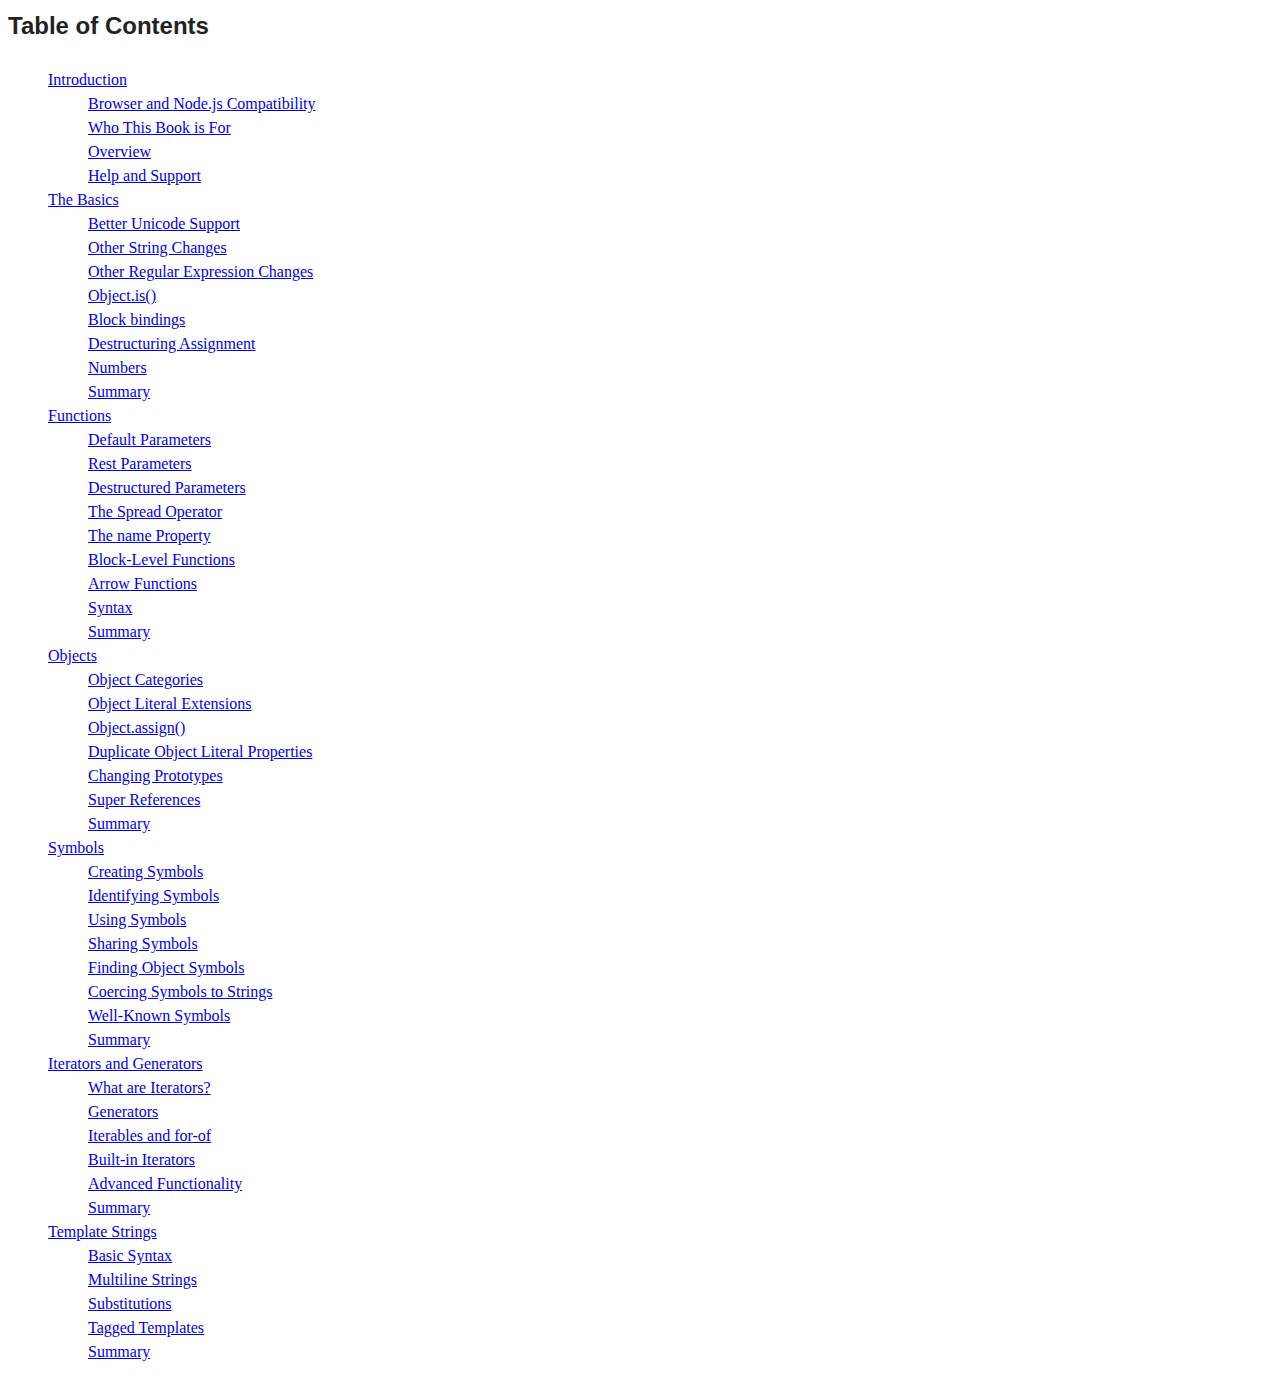
<file: index.html>
<html lang="en">
<head>
<title>Table of Contents</title>
<meta charset="utf-8">
<link href="stylesheet.css" type="text/css" rel="stylesheet" />
</head>
<body>
<div>

<h2 id='toc'>Table of Contents</h2>

<ul class='toc no-parts'>
  <li>
    <a href='chap00.html#leanpub-auto-introduction'>Introduction</a>
    <ul>
      <li>
        <a href='chap00.html#leanpub-auto-browser-and-nodejs-compatibility'>Browser and Node.js Compatibility</a>
      </li>
      <li>
        <a href='chap00.html#leanpub-auto-who-this-book-is-for'>Who This Book is For</a>
      </li>
      <li>
        <a href='chap00.html#leanpub-auto-overview'>Overview</a>
      </li>
      <li>
        <a href='chap00.html#leanpub-auto-help-and-support'>Help and Support</a>
      </li>
    </ul>
  </li>
  <li>
    <a href='chap01.html#leanpub-auto-the-basics'>The Basics</a>
    <ul>
      <li>
        <a href='chap01.html#leanpub-auto-better-unicode-support'>Better Unicode Support</a>
      </li>
      <li>
        <a href='chap01.html#leanpub-auto-other-string-changes'>Other String Changes</a>
      </li>
      <li>
        <a href='chap01.html#leanpub-auto-other-regular-expression-changes'>Other Regular Expression Changes</a>
      </li>
      <li>
        <a href='chap01.html#leanpub-auto-objectis'>Object.is()</a>
      </li>
      <li>
        <a href='chap01.html#leanpub-auto-block-bindings'>Block bindings</a>
      </li>
      <li>
        <a href='chap01.html#leanpub-auto-destructuring-assignment'>Destructuring Assignment</a>
      </li>
      <li>
        <a href='chap01.html#leanpub-auto-numbers'>Numbers</a>
      </li>
      <li>
        <a href='chap01.html#leanpub-auto-summary'>Summary</a>
      </li>
    </ul>
  </li>
  <li>
    <a href='chap02.html#leanpub-auto-functions'>Functions</a>
    <ul>
      <li>
        <a href='chap02.html#leanpub-auto-default-parameters'>Default Parameters</a>
      </li>
      <li>
        <a href='chap02.html#leanpub-auto-rest-parameters'>Rest Parameters</a>
      </li>
      <li>
        <a href='chap02.html#leanpub-auto-destructured-parameters'>Destructured Parameters</a>
      </li>
      <li>
        <a href='chap02.html#leanpub-auto-the-spread-operator'>The Spread Operator</a>
      </li>
      <li>
        <a href='chap02.html#leanpub-auto-the-name-property'>The name Property</a>
      </li>
      <li>
        <a href='chap02.html#leanpub-auto-block-level-functions'>Block-Level Functions</a>
      </li>
      <li>
        <a href='chap02.html#leanpub-auto-arrow-functions'>Arrow Functions</a>
      </li>
      <li>
        <a href='chap02.html#leanpub-auto-syntax'>Syntax</a>
      </li>
      <li>
        <a href='chap02.html#leanpub-auto-summary-1'>Summary</a>
      </li>
    </ul>
  </li>
  <li>
    <a href='chap03.html#leanpub-auto-objects'>Objects</a>
    <ul>
      <li>
        <a href='chap03.html#leanpub-auto-object-categories'>Object Categories</a>
      </li>
      <li>
        <a href='chap03.html#leanpub-auto-object-literal-extensions'>Object Literal Extensions</a>
      </li>
      <li>
        <a href='chap03.html#leanpub-auto-objectassign'>Object.assign()</a>
      </li>
      <li>
        <a href='chap03.html#leanpub-auto-duplicate-object-literal-properties'>Duplicate Object Literal Properties</a>
      </li>
      <li>
        <a href='chap03.html#leanpub-auto-changing-prototypes'>Changing Prototypes</a>
      </li>
      <li>
        <a href='chap03.html#leanpub-auto-super-references'>Super References</a>
      </li>
      <li>
        <a href='chap03.html#leanpub-auto-summary-2'>Summary</a>
      </li>
    </ul>
  </li>
  <li>
    <a href='chap04.html#leanpub-auto-symbols'>Symbols</a>
    <ul>
      <li>
        <a href='chap04.html#leanpub-auto-creating-symbols'>Creating Symbols</a>
      </li>
      <li>
        <a href='chap04.html#leanpub-auto-identifying-symbols'>Identifying Symbols</a>
      </li>
      <li>
        <a href='chap04.html#leanpub-auto-using-symbols'>Using Symbols</a>
      </li>
      <li>
        <a href='chap04.html#leanpub-auto-sharing-symbols'>Sharing Symbols</a>
      </li>
      <li>
        <a href='chap04.html#leanpub-auto-finding-object-symbols'>Finding Object Symbols</a>
      </li>
      <li>
        <a href='chap04.html#leanpub-auto-coercing-symbols-to-strings'>Coercing Symbols to Strings</a>
      </li>
      <li>
        <a href='chap04.html#leanpub-auto-well-known-symbols'>Well-Known Symbols</a>
      </li>
      <li>
        <a href='chap04.html#leanpub-auto-summary-3'>Summary</a>
      </li>
    </ul>
  </li>
  <li>
    <a href='chap05.html#leanpub-auto-iterators-and-generators'>Iterators and Generators</a>
    <ul>
      <li>
        <a href='chap05.html#leanpub-auto-what-are-iterators'>What are Iterators?</a>
      </li>
      <li>
        <a href='chap05.html#leanpub-auto-generators'>Generators</a>
      </li>
      <li>
        <a href='chap05.html#leanpub-auto-iterables-and-for-of'>Iterables and for-of</a>
      </li>
      <li>
        <a href='chap05.html#leanpub-auto-built-in-iterators'>Built-in Iterators</a>
      </li>
      <li>
        <a href='chap05.html#leanpub-auto-advanced-functionality'>Advanced Functionality</a>
      </li>
      <li>
        <a href='chap05.html#leanpub-auto-summary-4'>Summary</a>
      </li>
    </ul>
  </li>
  <li>
    <a href='chap06.html#leanpub-auto-template-strings'>Template Strings</a>
    <ul>
      <li>
        <a href='chap06.html#leanpub-auto-basic-syntax'>Basic Syntax</a>
      </li>
      <li>
        <a href='chap06.html#leanpub-auto-multiline-strings'>Multiline Strings</a>
      </li>
      <li>
        <a href='chap06.html#leanpub-auto-substitutions'>Substitutions</a>
      </li>
      <li>
        <a href='chap06.html#leanpub-auto-tagged-templates'>Tagged Templates</a>
      </li>
      <li>
        <a href='chap06.html#leanpub-auto-summary-5'>Summary</a>
      </li>
    </ul>
  </li>
</ul>

</div>
</body>
</html>
</file>
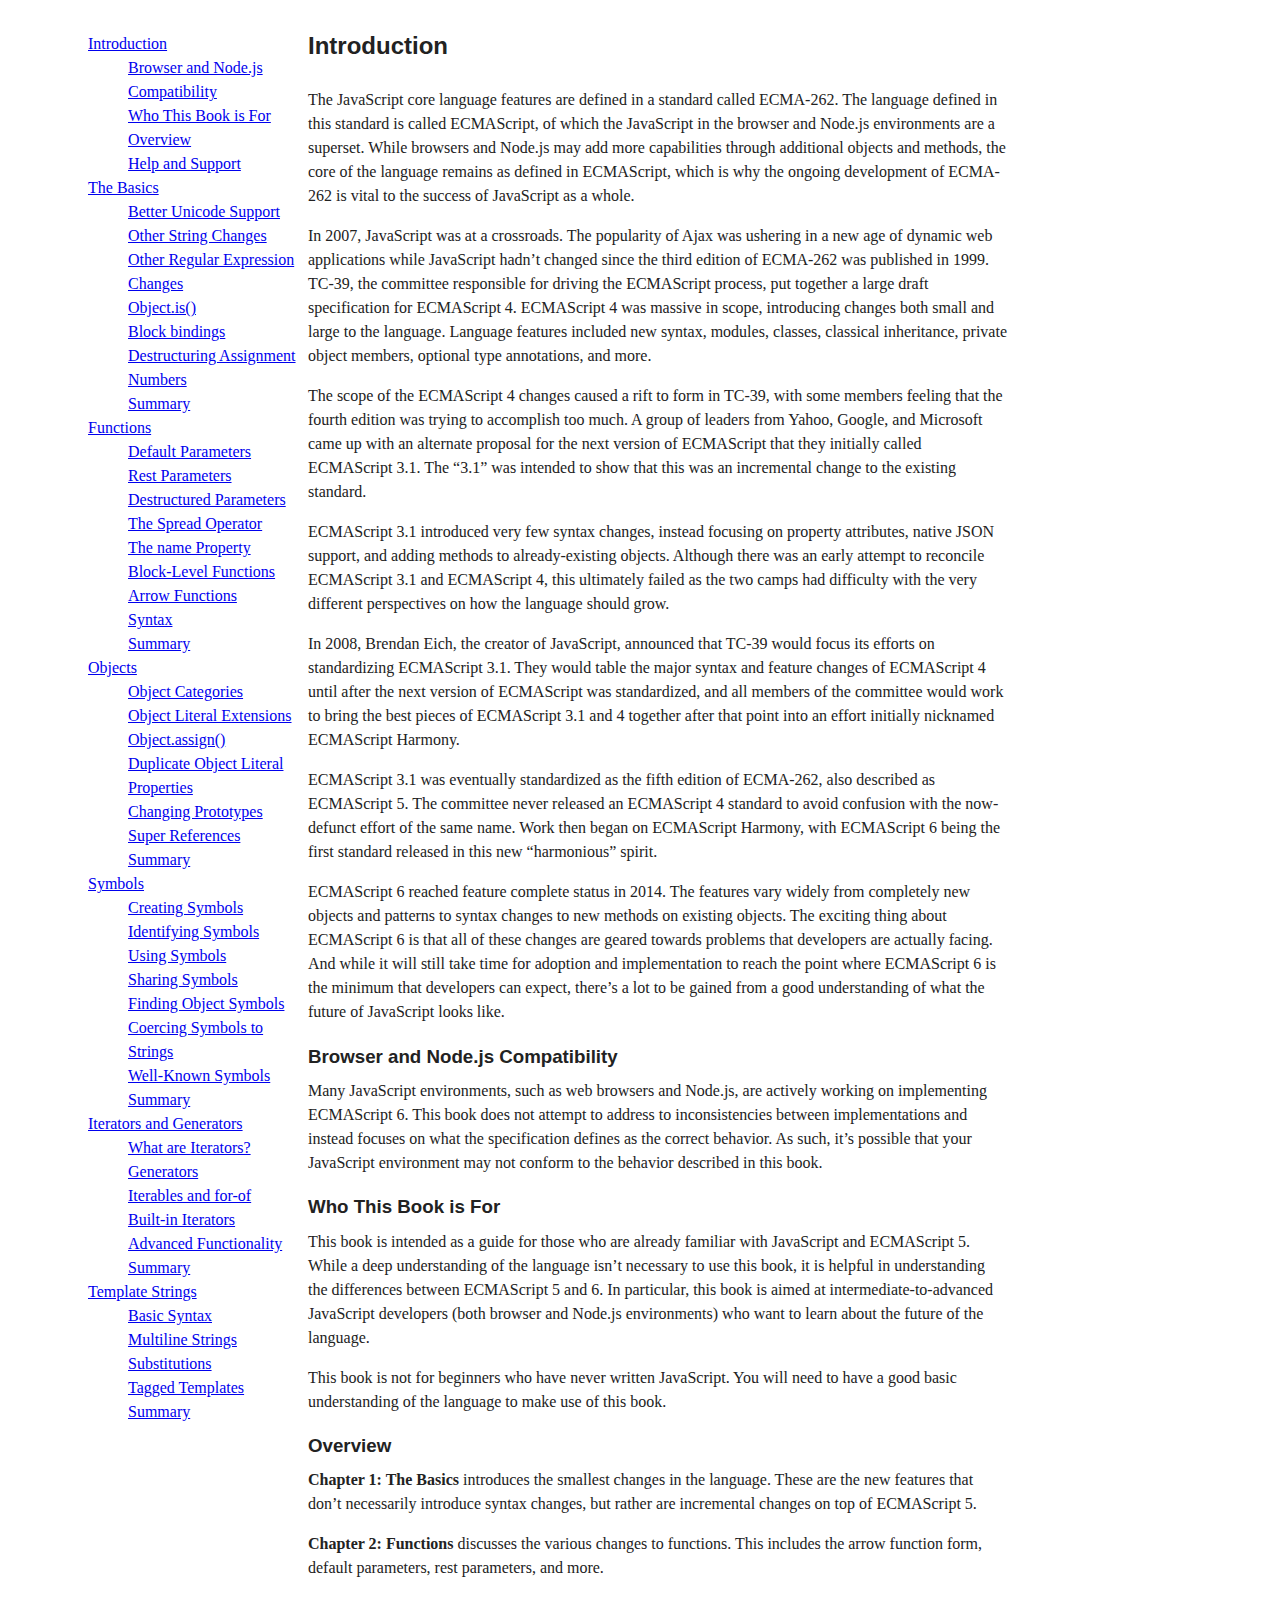
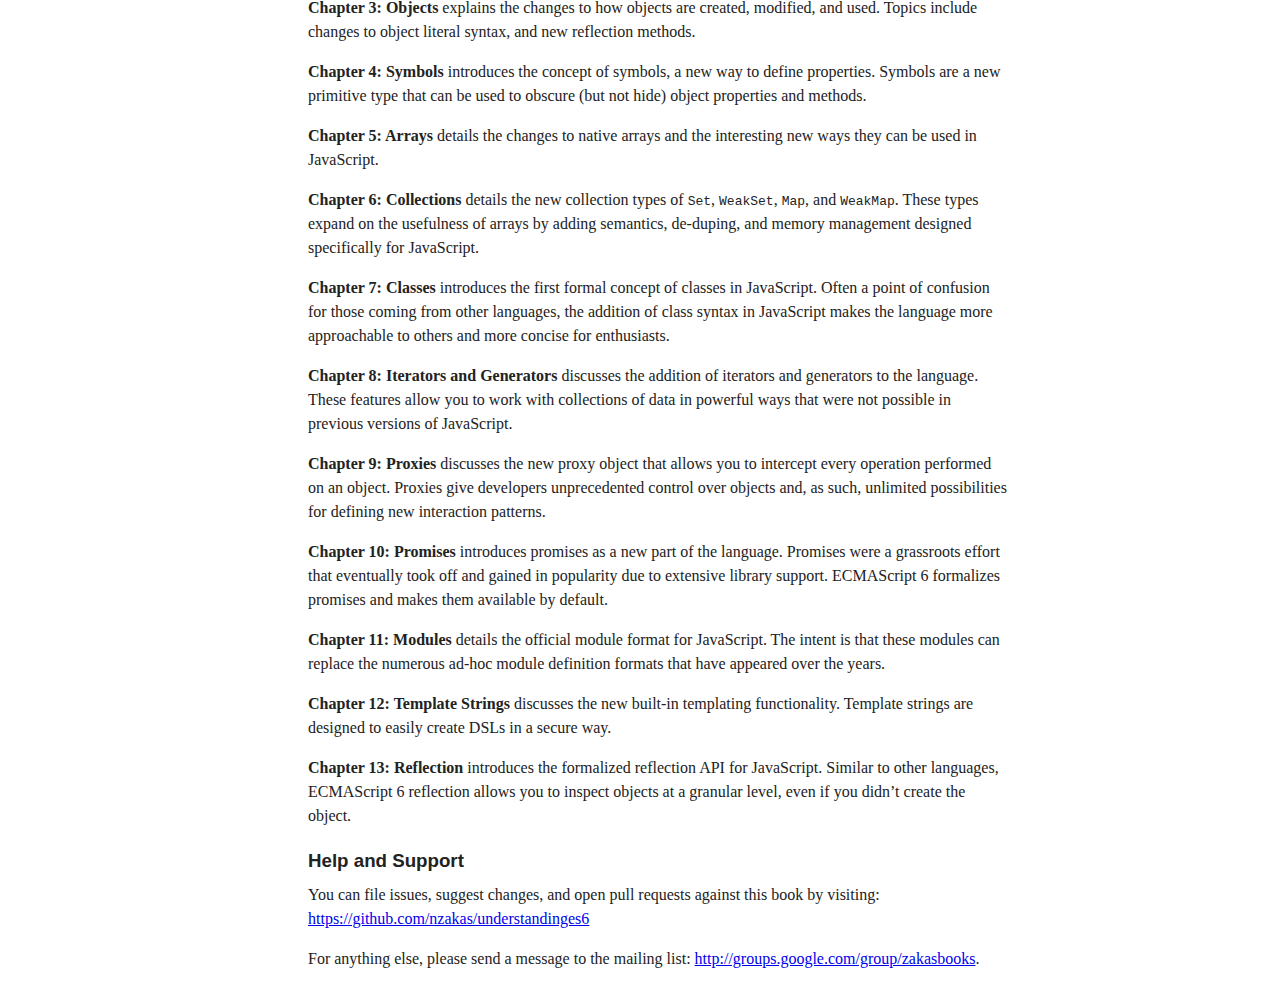
<file: chap00.html>
<?xml version="1.0" encoding="utf-8"?>
<!DOCTYPE html PUBLIC "-//W3C//DTD XHTML 1.1//EN" "http://www.w3.org/TR/xhtml11/DTD/xhtml11.dtd">
<html xmlns="http://www.w3.org/1999/xhtml">
<head>
<title>Introduction</title>
<link href="stylesheet.css" type="text/css" rel="stylesheet" />
</head>
<body>
<div id="leanpub-toc">
<h2></h2>
<ol class="toc">
<ul class='toc no-parts'>
  <li>
    <a href='chap00.html#leanpub-auto-introduction'>Introduction</a>
    <ul>
      <li>
        <a href='chap00.html#leanpub-auto-browser-and-nodejs-compatibility'>Browser and Node.js Compatibility</a>
      </li>
      <li>
        <a href='chap00.html#leanpub-auto-who-this-book-is-for'>Who This Book is For</a>
      </li>
      <li>
        <a href='chap00.html#leanpub-auto-overview'>Overview</a>
      </li>
      <li>
        <a href='chap00.html#leanpub-auto-help-and-support'>Help and Support</a>
      </li>
    </ul>
  </li>
  <li>
    <a href='chap01.html#leanpub-auto-the-basics'>The Basics</a>
    <ul>
      <li>
        <a href='chap01.html#leanpub-auto-better-unicode-support'>Better Unicode Support</a>
      </li>
      <li>
        <a href='chap01.html#leanpub-auto-other-string-changes'>Other String Changes</a>
      </li>
      <li>
        <a href='chap01.html#leanpub-auto-other-regular-expression-changes'>Other Regular Expression Changes</a>
      </li>
      <li>
        <a href='chap01.html#leanpub-auto-objectis'>Object.is()</a>
      </li>
      <li>
        <a href='chap01.html#leanpub-auto-block-bindings'>Block bindings</a>
      </li>
      <li>
        <a href='chap01.html#leanpub-auto-destructuring-assignment'>Destructuring Assignment</a>
      </li>
      <li>
        <a href='chap01.html#leanpub-auto-numbers'>Numbers</a>
      </li>
      <li>
        <a href='chap01.html#leanpub-auto-summary'>Summary</a>
      </li>
    </ul>
  </li>
  <li>
    <a href='chap02.html#leanpub-auto-functions'>Functions</a>
    <ul>
      <li>
        <a href='chap02.html#leanpub-auto-default-parameters'>Default Parameters</a>
      </li>
      <li>
        <a href='chap02.html#leanpub-auto-rest-parameters'>Rest Parameters</a>
      </li>
      <li>
        <a href='chap02.html#leanpub-auto-destructured-parameters'>Destructured Parameters</a>
      </li>
      <li>
        <a href='chap02.html#leanpub-auto-the-spread-operator'>The Spread Operator</a>
      </li>
      <li>
        <a href='chap02.html#leanpub-auto-the-name-property'>The name Property</a>
      </li>
      <li>
        <a href='chap02.html#leanpub-auto-block-level-functions'>Block-Level Functions</a>
      </li>
      <li>
        <a href='chap02.html#leanpub-auto-arrow-functions'>Arrow Functions</a>
      </li>
      <li>
        <a href='chap02.html#leanpub-auto-syntax'>Syntax</a>
      </li>
      <li>
        <a href='chap02.html#leanpub-auto-summary-1'>Summary</a>
      </li>
    </ul>
  </li>
  <li>
    <a href='chap03.html#leanpub-auto-objects'>Objects</a>
    <ul>
      <li>
        <a href='chap03.html#leanpub-auto-object-categories'>Object Categories</a>
      </li>
      <li>
        <a href='chap03.html#leanpub-auto-object-literal-extensions'>Object Literal Extensions</a>
      </li>
      <li>
        <a href='chap03.html#leanpub-auto-objectassign'>Object.assign()</a>
      </li>
      <li>
        <a href='chap03.html#leanpub-auto-duplicate-object-literal-properties'>Duplicate Object Literal Properties</a>
      </li>
      <li>
        <a href='chap03.html#leanpub-auto-changing-prototypes'>Changing Prototypes</a>
      </li>
      <li>
        <a href='chap03.html#leanpub-auto-super-references'>Super References</a>
      </li>
      <li>
        <a href='chap03.html#leanpub-auto-summary-2'>Summary</a>
      </li>
    </ul>
  </li>
  <li>
    <a href='chap04.html#leanpub-auto-symbols'>Symbols</a>
    <ul>
      <li>
        <a href='chap04.html#leanpub-auto-creating-symbols'>Creating Symbols</a>
      </li>
      <li>
        <a href='chap04.html#leanpub-auto-identifying-symbols'>Identifying Symbols</a>
      </li>
      <li>
        <a href='chap04.html#leanpub-auto-using-symbols'>Using Symbols</a>
      </li>
      <li>
        <a href='chap04.html#leanpub-auto-sharing-symbols'>Sharing Symbols</a>
      </li>
      <li>
        <a href='chap04.html#leanpub-auto-finding-object-symbols'>Finding Object Symbols</a>
      </li>
      <li>
        <a href='chap04.html#leanpub-auto-coercing-symbols-to-strings'>Coercing Symbols to Strings</a>
      </li>
      <li>
        <a href='chap04.html#leanpub-auto-well-known-symbols'>Well-Known Symbols</a>
      </li>
      <li>
        <a href='chap04.html#leanpub-auto-summary-3'>Summary</a>
      </li>
    </ul>
  </li>
  <li>
    <a href='chap05.html#leanpub-auto-iterators-and-generators'>Iterators and Generators</a>
    <ul>
      <li>
        <a href='chap05.html#leanpub-auto-what-are-iterators'>What are Iterators?</a>
      </li>
      <li>
        <a href='chap05.html#leanpub-auto-generators'>Generators</a>
      </li>
      <li>
        <a href='chap05.html#leanpub-auto-iterables-and-for-of'>Iterables and for-of</a>
      </li>
      <li>
        <a href='chap05.html#leanpub-auto-built-in-iterators'>Built-in Iterators</a>
      </li>
      <li>
        <a href='chap05.html#leanpub-auto-advanced-functionality'>Advanced Functionality</a>
      </li>
      <li>
        <a href='chap05.html#leanpub-auto-summary-4'>Summary</a>
      </li>
    </ul>
  </li>
  <li>
    <a href='chap06.html#leanpub-auto-template-strings'>Template Strings</a>
    <ul>
      <li>
        <a href='chap06.html#leanpub-auto-basic-syntax'>Basic Syntax</a>
      </li>
      <li>
        <a href='chap06.html#leanpub-auto-multiline-strings'>Multiline Strings</a>
      </li>
      <li>
        <a href='chap06.html#leanpub-auto-substitutions'>Substitutions</a>
      </li>
      <li>
        <a href='chap06.html#leanpub-auto-tagged-templates'>Tagged Templates</a>
      </li>
      <li>
        <a href='chap06.html#leanpub-auto-summary-5'>Summary</a>
      </li>
    </ul>
  </li>
</ul>

</ol>
</div>
<div id="leanpub-main">
<h2 id="leanpub-auto-introduction">Introduction</h2>

<p>The JavaScript core language features are defined in a standard called ECMA-262. The language defined in this standard is called ECMAScript, of which the JavaScript in the browser and Node.js environments are a superset. While browsers and Node.js may add more capabilities through additional objects and methods, the core of the language remains as defined in ECMAScript, which is why the ongoing development of ECMA-262 is vital to the success of JavaScript as a whole.</p>

<p>In 2007, JavaScript was at a crossroads. The popularity of Ajax was ushering in a new age of dynamic web applications while JavaScript hadn’t changed since the third edition of ECMA-262 was published in 1999. TC-39, the committee responsible for driving the ECMAScript process, put together a large draft specification for ECMAScript 4. ECMAScript 4 was massive in scope, introducing changes both small and large to the language. Language features included new syntax, modules, classes, classical inheritance, private object members, optional type annotations, and more.</p>

<p>The scope of the ECMAScript 4 changes caused a rift to form in TC-39, with some members feeling that the fourth edition was trying to accomplish too much. A group of leaders from Yahoo, Google, and Microsoft came up with an alternate proposal for the next version of ECMAScript that they initially called ECMAScript 3.1. The “3.1” was intended to show that this was an incremental change to the existing standard.</p>

<p>ECMAScript 3.1 introduced very few syntax changes, instead focusing on property attributes, native JSON support, and adding methods to already-existing objects. Although there was an early attempt to reconcile ECMAScript 3.1 and ECMAScript 4, this ultimately failed as the two camps had difficulty with the very different perspectives on how the language should grow.</p>

<p>In 2008, Brendan Eich, the creator of JavaScript, announced that TC-39 would focus its efforts on standardizing ECMAScript 3.1. They would table the major syntax and feature changes of ECMAScript 4 until after the next version of ECMAScript was standardized, and all members of the committee would work to bring the best pieces of ECMAScript 3.1 and 4 together after that point into an effort initially nicknamed ECMAScript Harmony.</p>

<p>ECMAScript 3.1 was eventually standardized as the fifth edition of ECMA-262, also described as ECMAScript 5. The committee never released an ECMAScript 4 standard to avoid confusion with the now-defunct effort of the same name. Work then began on ECMAScript Harmony, with ECMAScript 6 being the first standard released in this new “harmonious” spirit.</p>

<p>ECMAScript 6 reached feature complete status in 2014. The features vary widely from completely new objects and patterns to syntax changes to new methods on existing objects. The exciting thing about ECMAScript 6 is that all of these changes are geared towards problems that developers are actually facing. And while it will still take time for adoption and implementation to reach the point where ECMAScript 6 is the minimum that developers can expect, there’s a lot to be gained from a good understanding of what the future of JavaScript looks like.</p>

<h3 id="leanpub-auto-browser-and-nodejs-compatibility">Browser and Node.js Compatibility</h3>

<p>Many JavaScript environments, such as web browsers and Node.js, are actively working on implementing ECMAScript 6. This book does not attempt to address to inconsistencies between implementations and instead focuses on what the specification defines as the correct behavior. As such, it’s possible that your JavaScript environment may not conform to the behavior described in this book.</p>

<h3 id="leanpub-auto-who-this-book-is-for">Who This Book is For</h3>

<p>This book is intended as a guide for those who are already familiar with JavaScript and ECMAScript 5. While a deep understanding of the language isn’t necessary to use this book, it is helpful in understanding the differences between ECMAScript 5 and 6. In particular, this book is aimed at intermediate-to-advanced JavaScript developers (both browser and Node.js environments) who want to learn about the future of the language.</p>

<p>This book is not for beginners who have never written JavaScript. You will need to have a good basic understanding of the language to make use of this book.</p>

<h3 id="leanpub-auto-overview">Overview</h3>

<p><strong>Chapter 1: The Basics</strong> introduces the smallest changes in the language. These are the new features that don’t necessarily introduce syntax changes, but rather are incremental changes on top of ECMAScript 5.</p>

<p><strong>Chapter 2: Functions</strong> discusses the various changes to functions. This includes the arrow function form, default parameters, rest parameters, and more.</p>

<p><strong>Chapter 3: Objects</strong> explains the changes to how objects are created, modified, and used. Topics include changes to object literal syntax, and new reflection methods.</p>

<p><strong>Chapter 4: Symbols</strong> introduces the concept of symbols, a new way to define properties. Symbols are a new primitive type that can be used to obscure (but not hide) object properties and methods.</p>

<p><strong>Chapter 5: Arrays</strong> details the changes to native arrays and the interesting new ways they can be used in JavaScript.</p>

<p><strong>Chapter 6: Collections</strong> details the new collection types of <code>Set</code>, <code>WeakSet</code>, <code>Map</code>, and <code>WeakMap</code>. These types expand on the usefulness of arrays by adding semantics, de-duping, and memory management designed specifically for JavaScript.</p>

<p><strong>Chapter 7: Classes</strong> introduces the first formal concept of classes in JavaScript. Often a point of confusion for those coming from other languages, the addition of class syntax in JavaScript makes the language more approachable to others and more concise for enthusiasts.</p>

<p><strong>Chapter 8: Iterators and Generators</strong> discusses the addition of iterators and generators to the language. These features allow you to work with collections of data in powerful ways that were not possible in previous versions of JavaScript.</p>

<p><strong>Chapter 9: Proxies</strong> discusses the new proxy object that allows you to intercept every operation performed on an object. Proxies give developers unprecedented control over objects and, as such, unlimited possibilities for defining new interaction patterns.</p>

<p><strong>Chapter 10: Promises</strong> introduces promises as a new part of the language. Promises were a grassroots effort that eventually took off and gained in popularity due to extensive library support. ECMAScript 6 formalizes promises and makes them available by default.</p>

<p><strong>Chapter 11: Modules</strong> details the official module format for JavaScript. The intent is that these modules can replace the numerous ad-hoc module definition formats that have appeared over the years.</p>

<p><strong>Chapter 12: Template Strings</strong> discusses the new built-in templating functionality. Template strings are designed to easily create DSLs in a secure way.</p>

<p><strong>Chapter 13: Reflection</strong> introduces the formalized reflection API for JavaScript. Similar to other languages, ECMAScript 6 reflection allows you to inspect objects at a granular level, even if you didn’t create the object.</p>

<h3 id="leanpub-auto-help-and-support">Help and Support</h3>

<p>You can file issues, suggest changes, and open pull requests against this book by visiting: <a href="https://github.com/nzakas/understandinges6">https://github.com/nzakas/understandinges6</a></p>

<p>For anything else, please send a message to the mailing list: <a href="http://groups.google.com/group/zakasbooks">http://groups.google.com/group/zakasbooks</a>.</p>
</div>
</body>
</html>
</file>
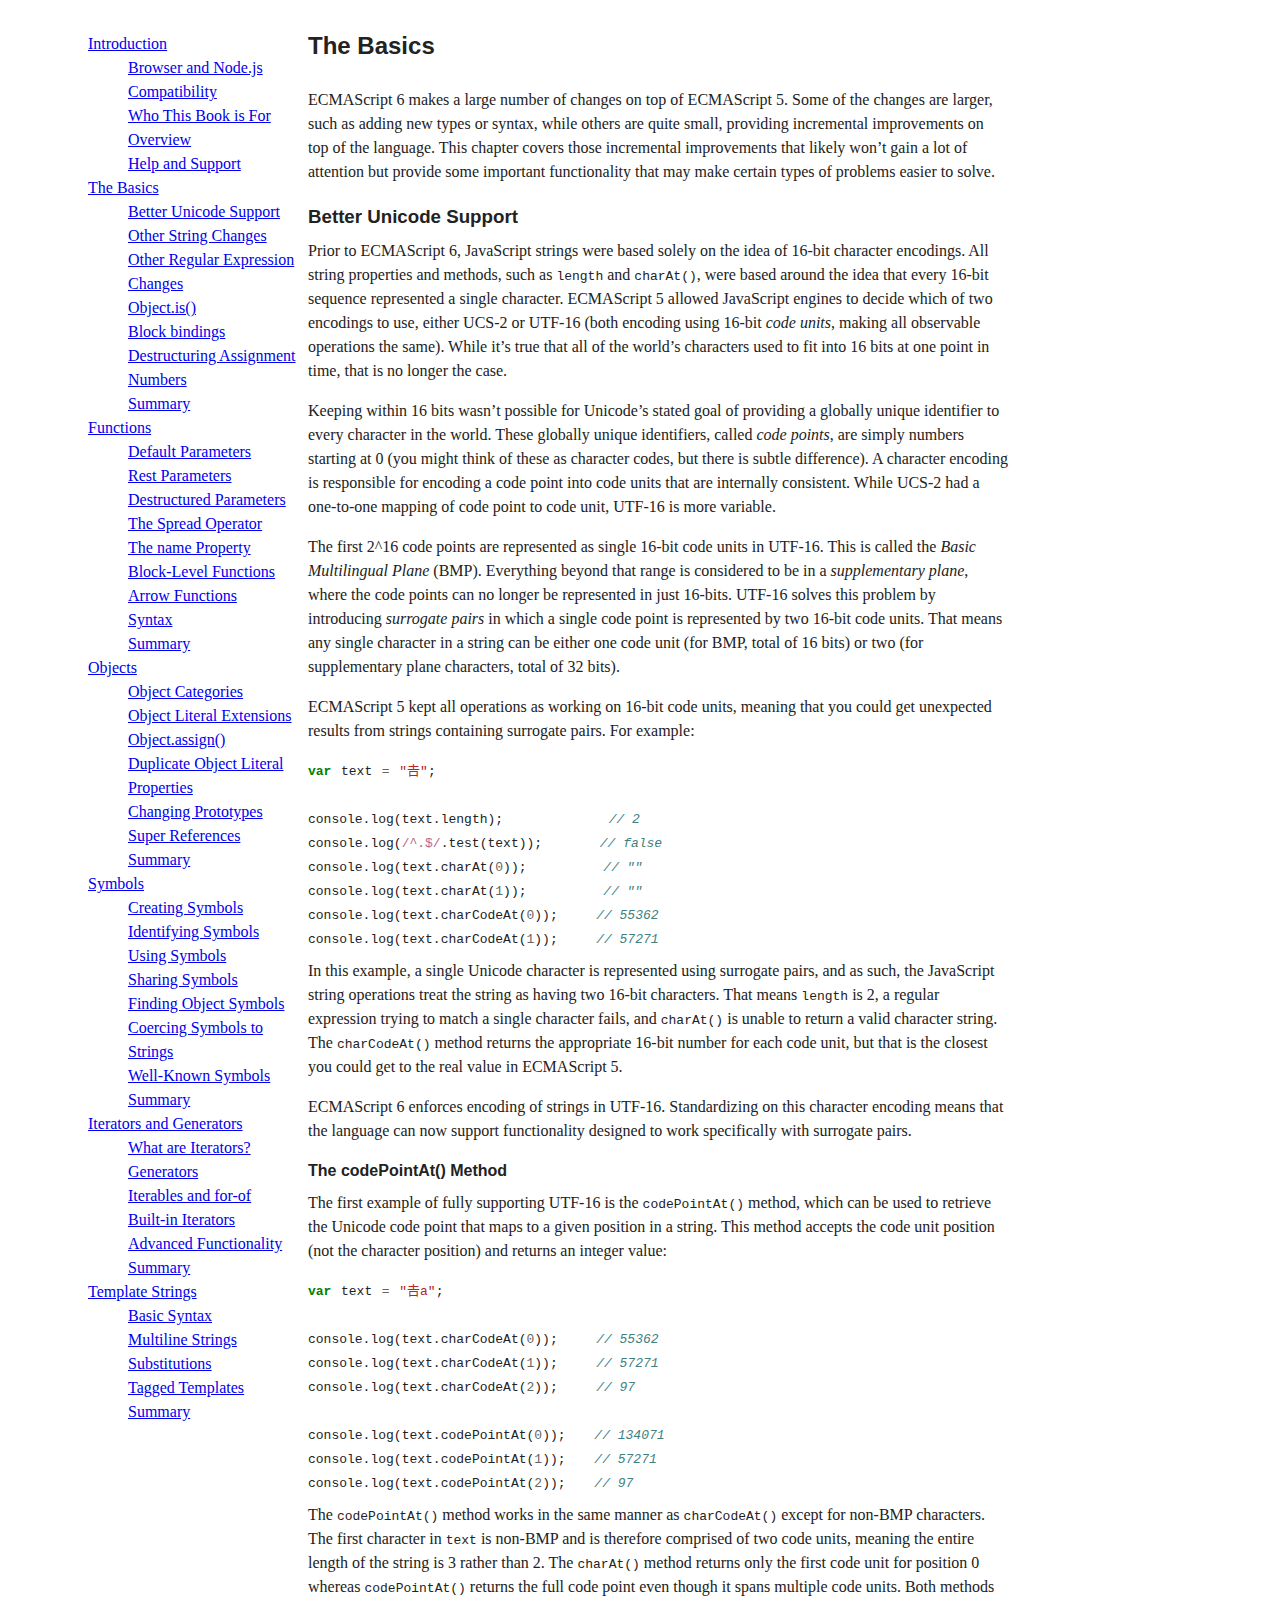
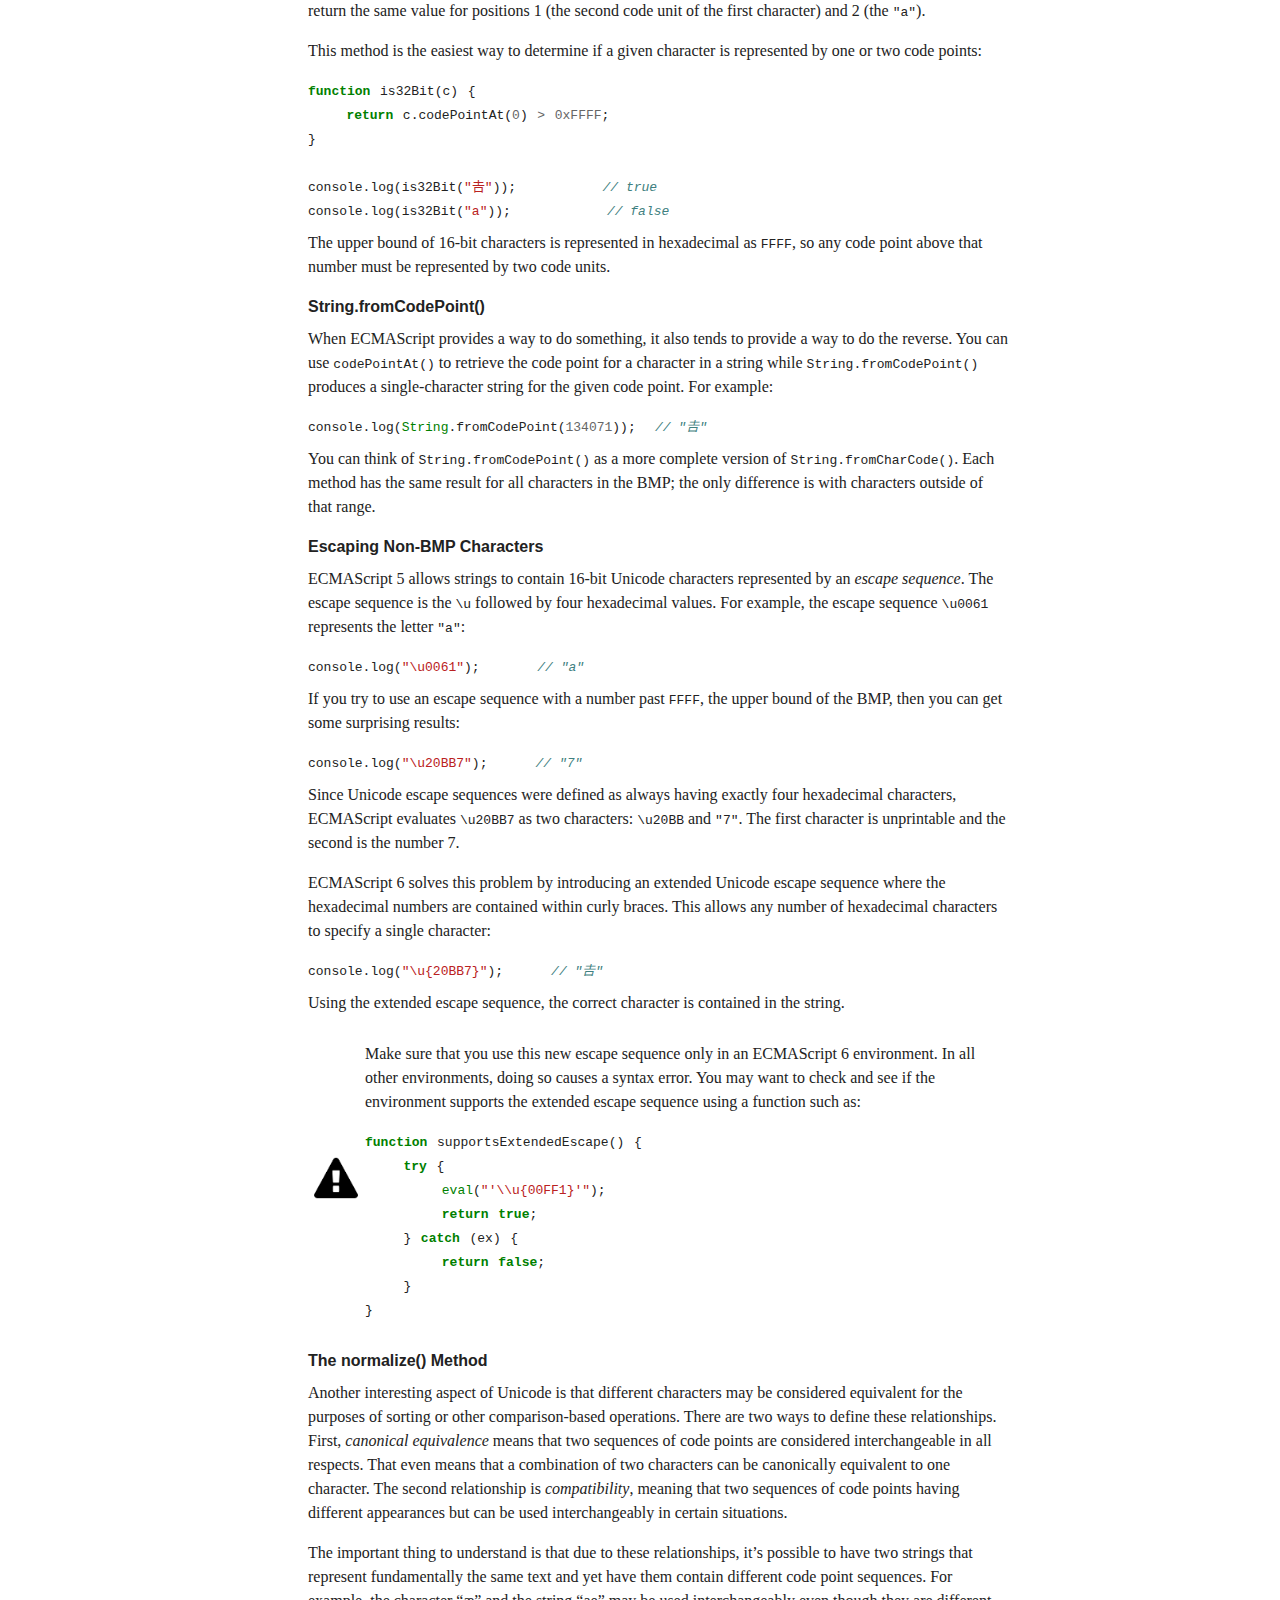
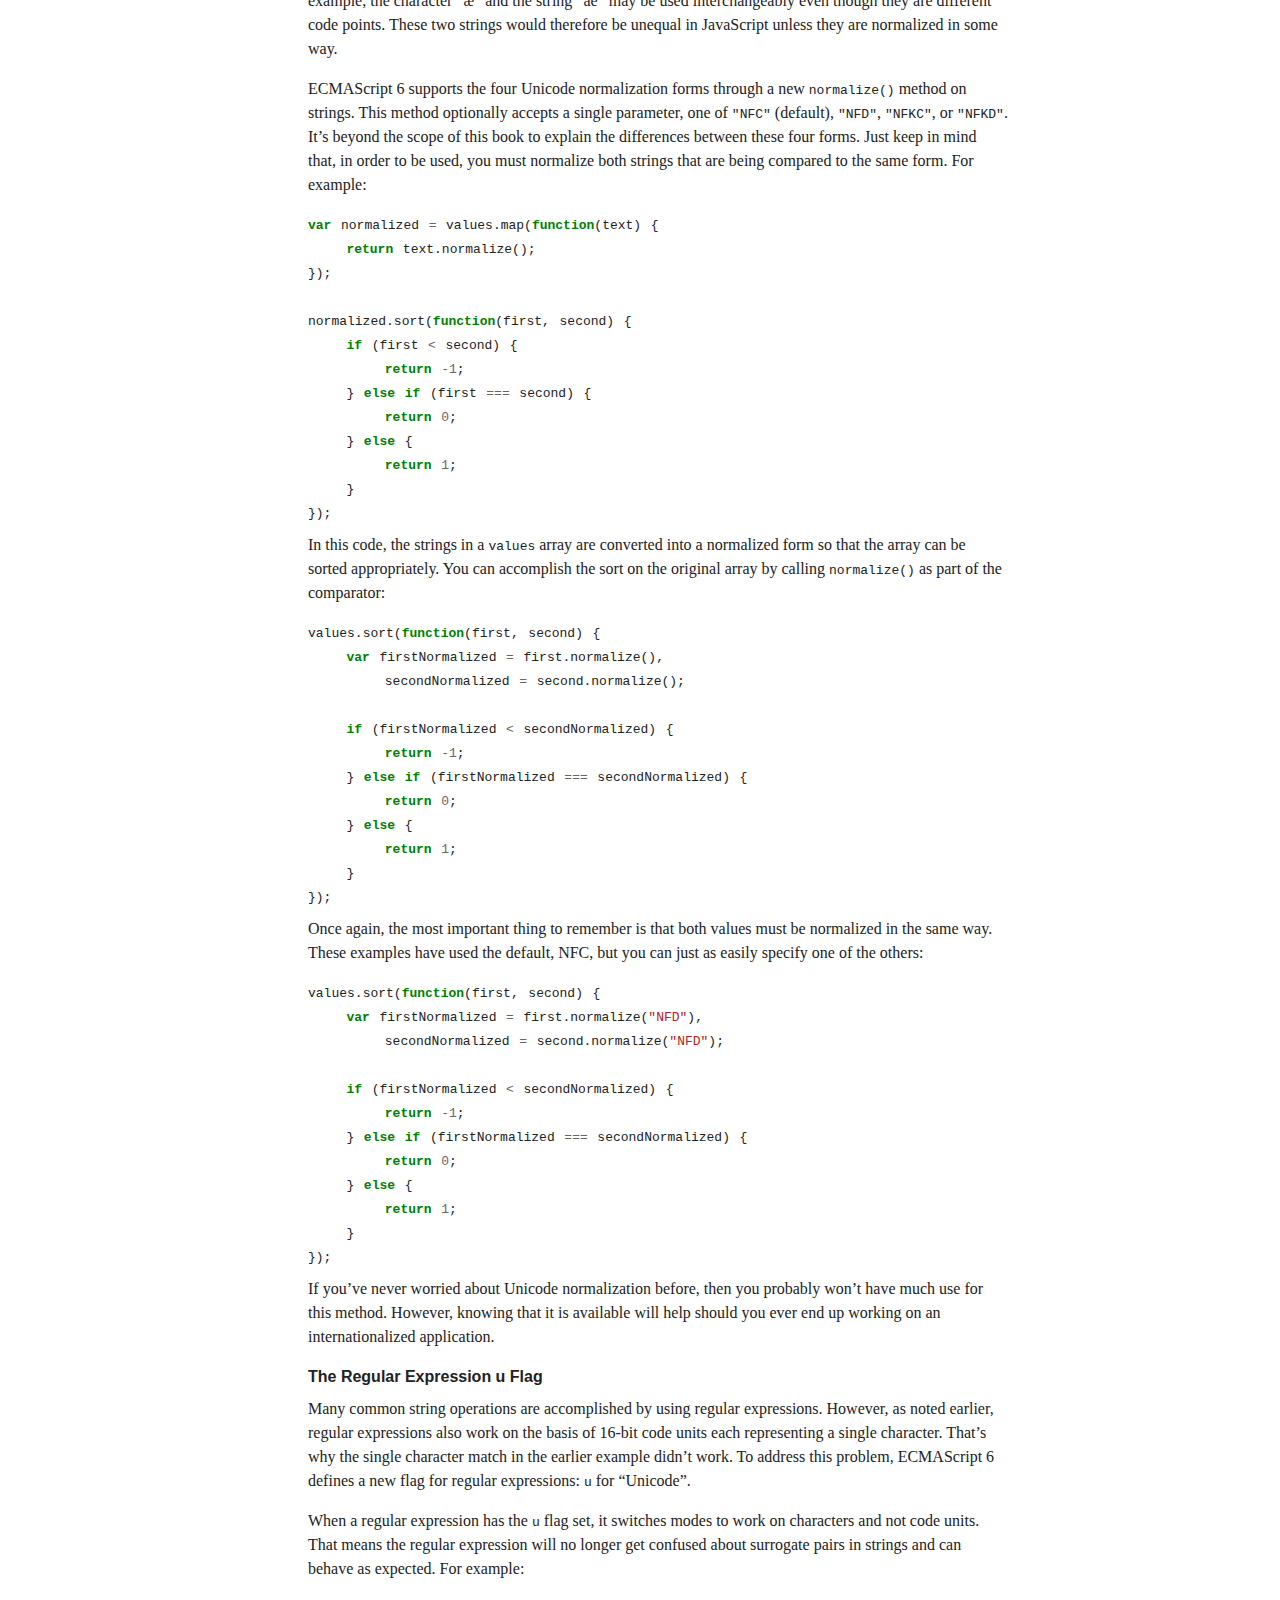
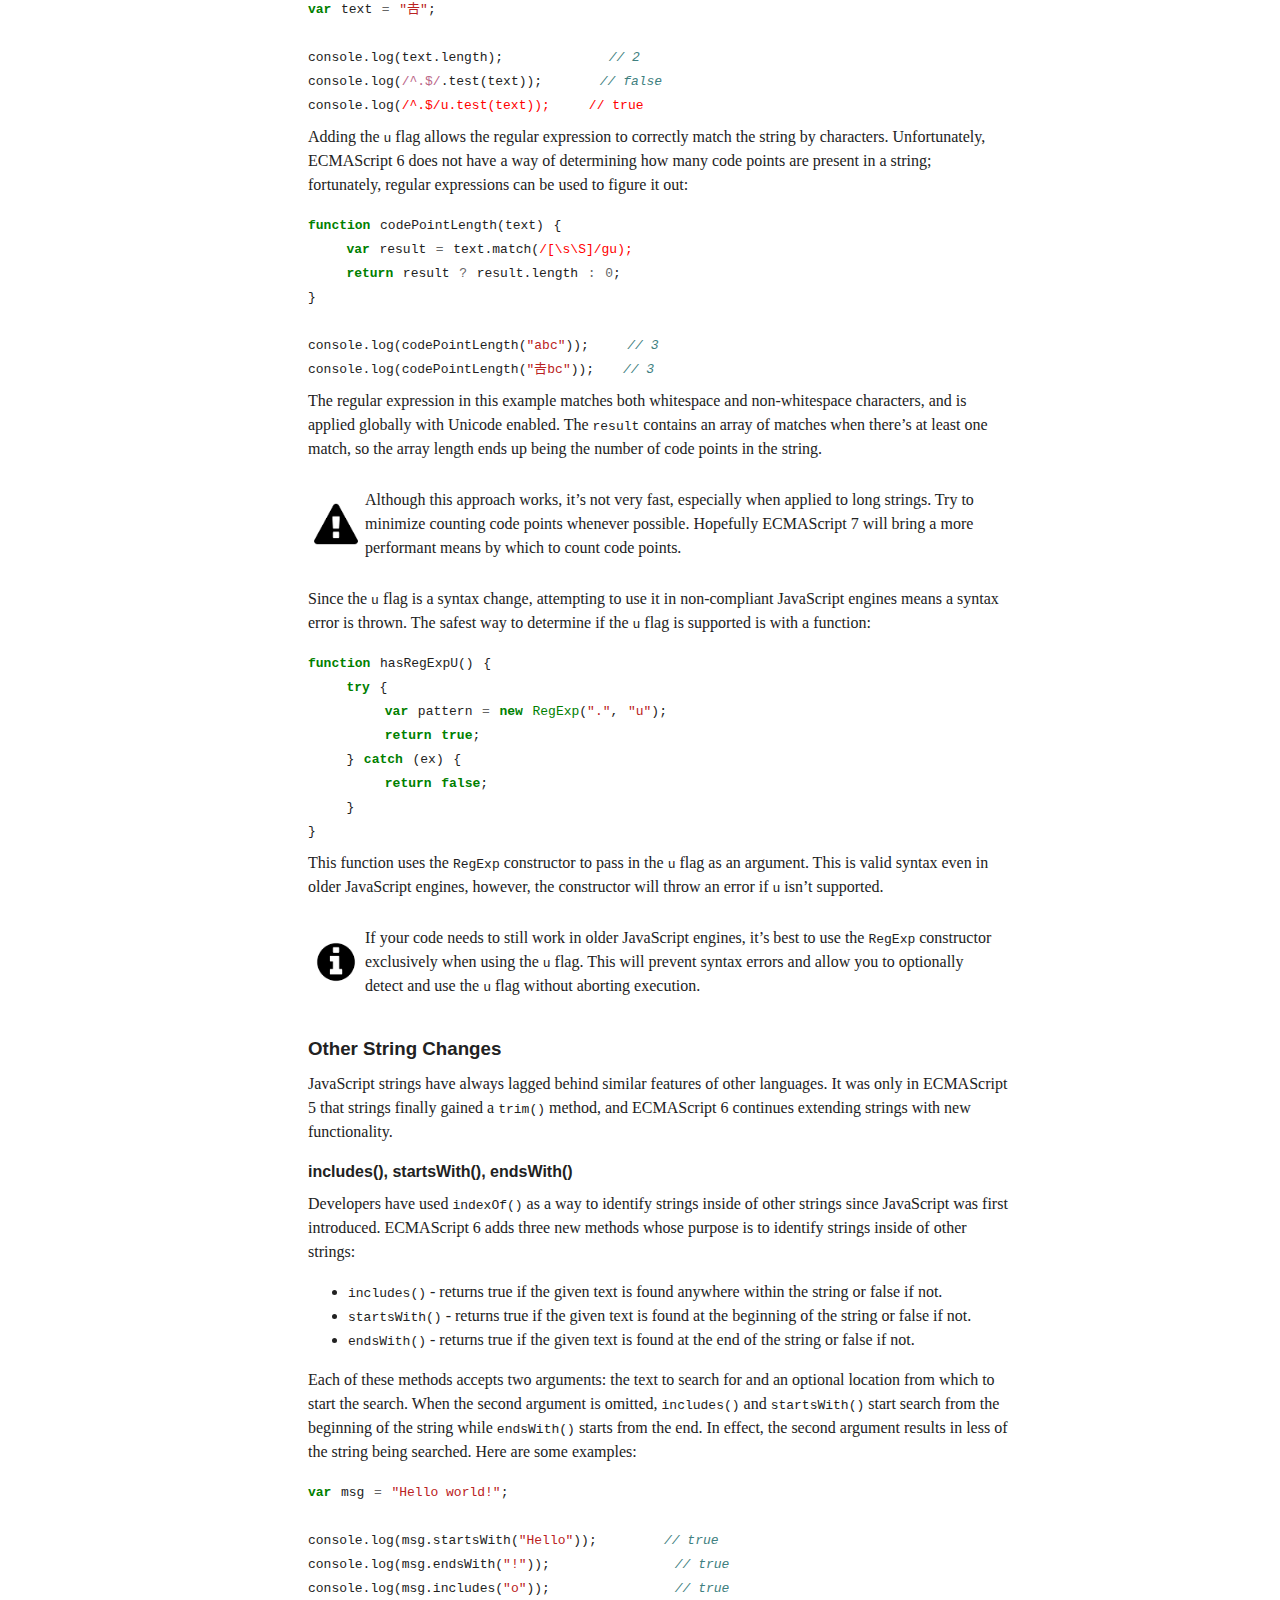
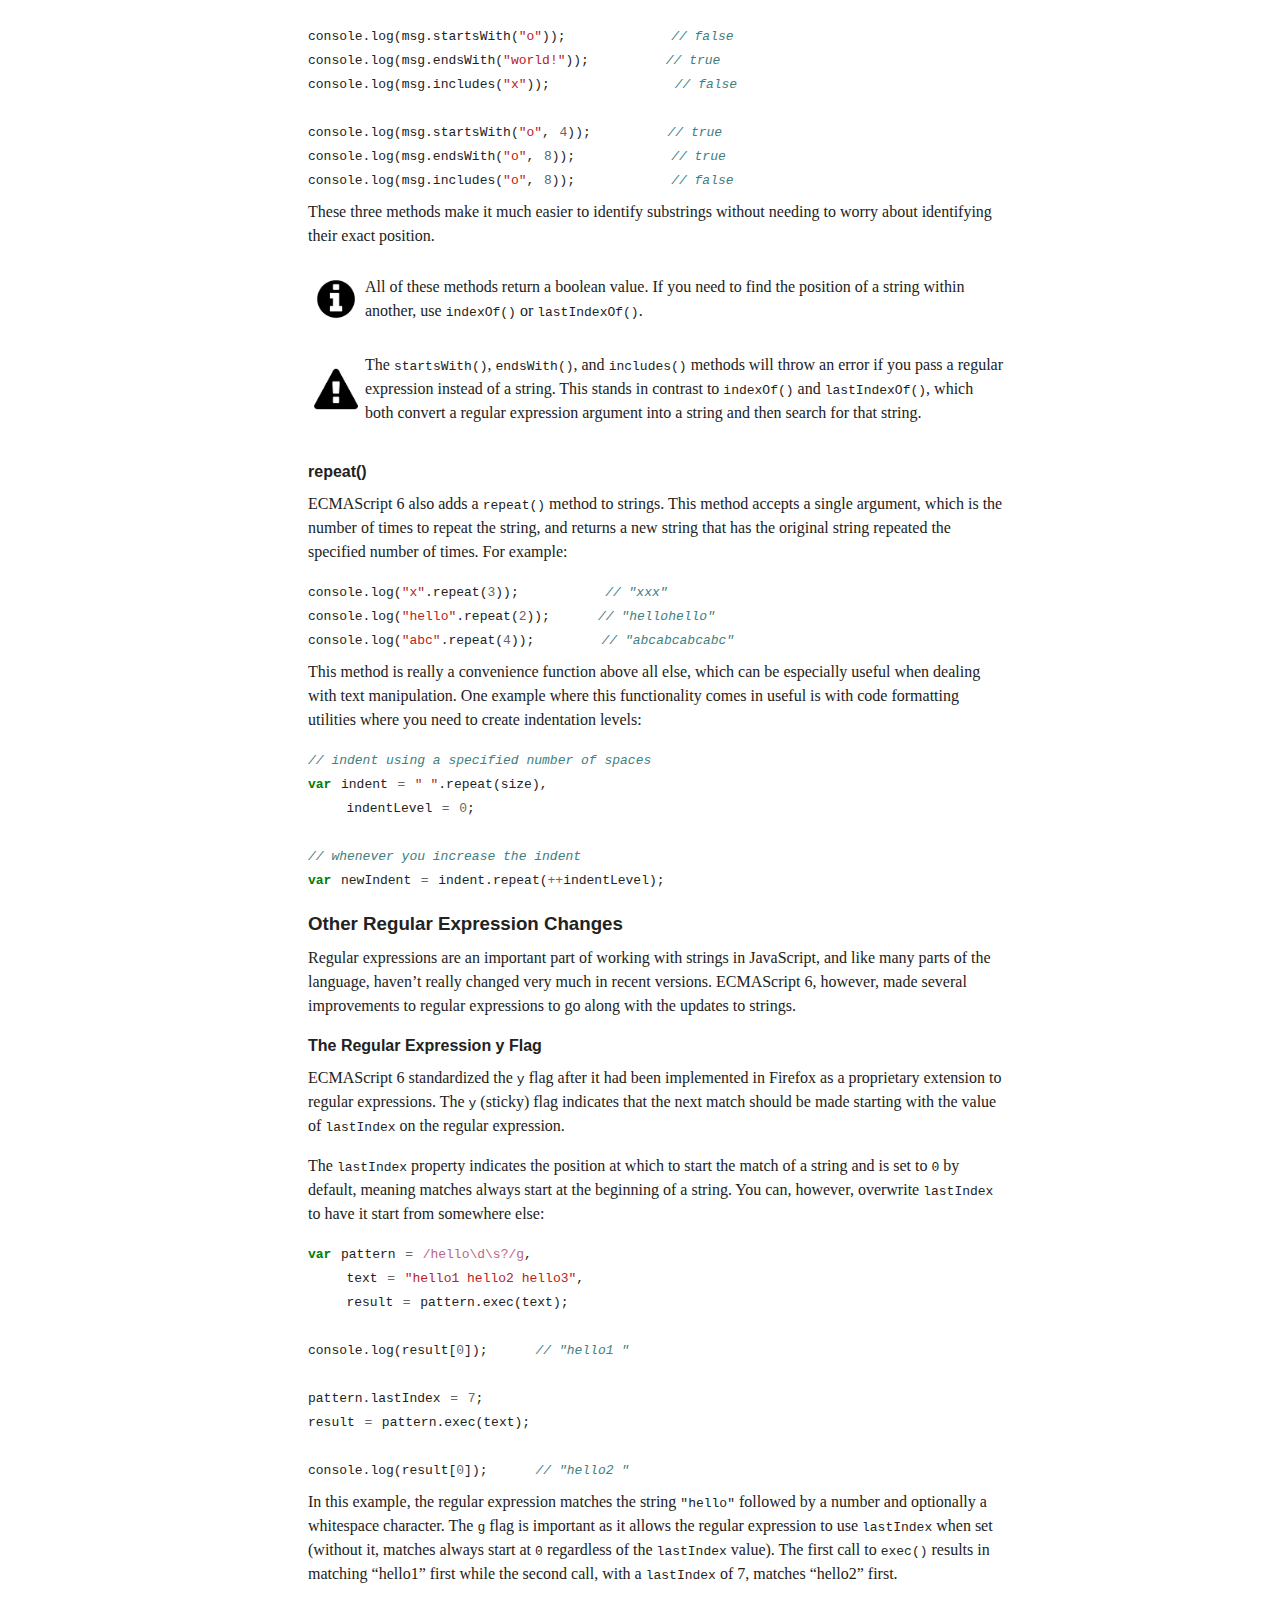
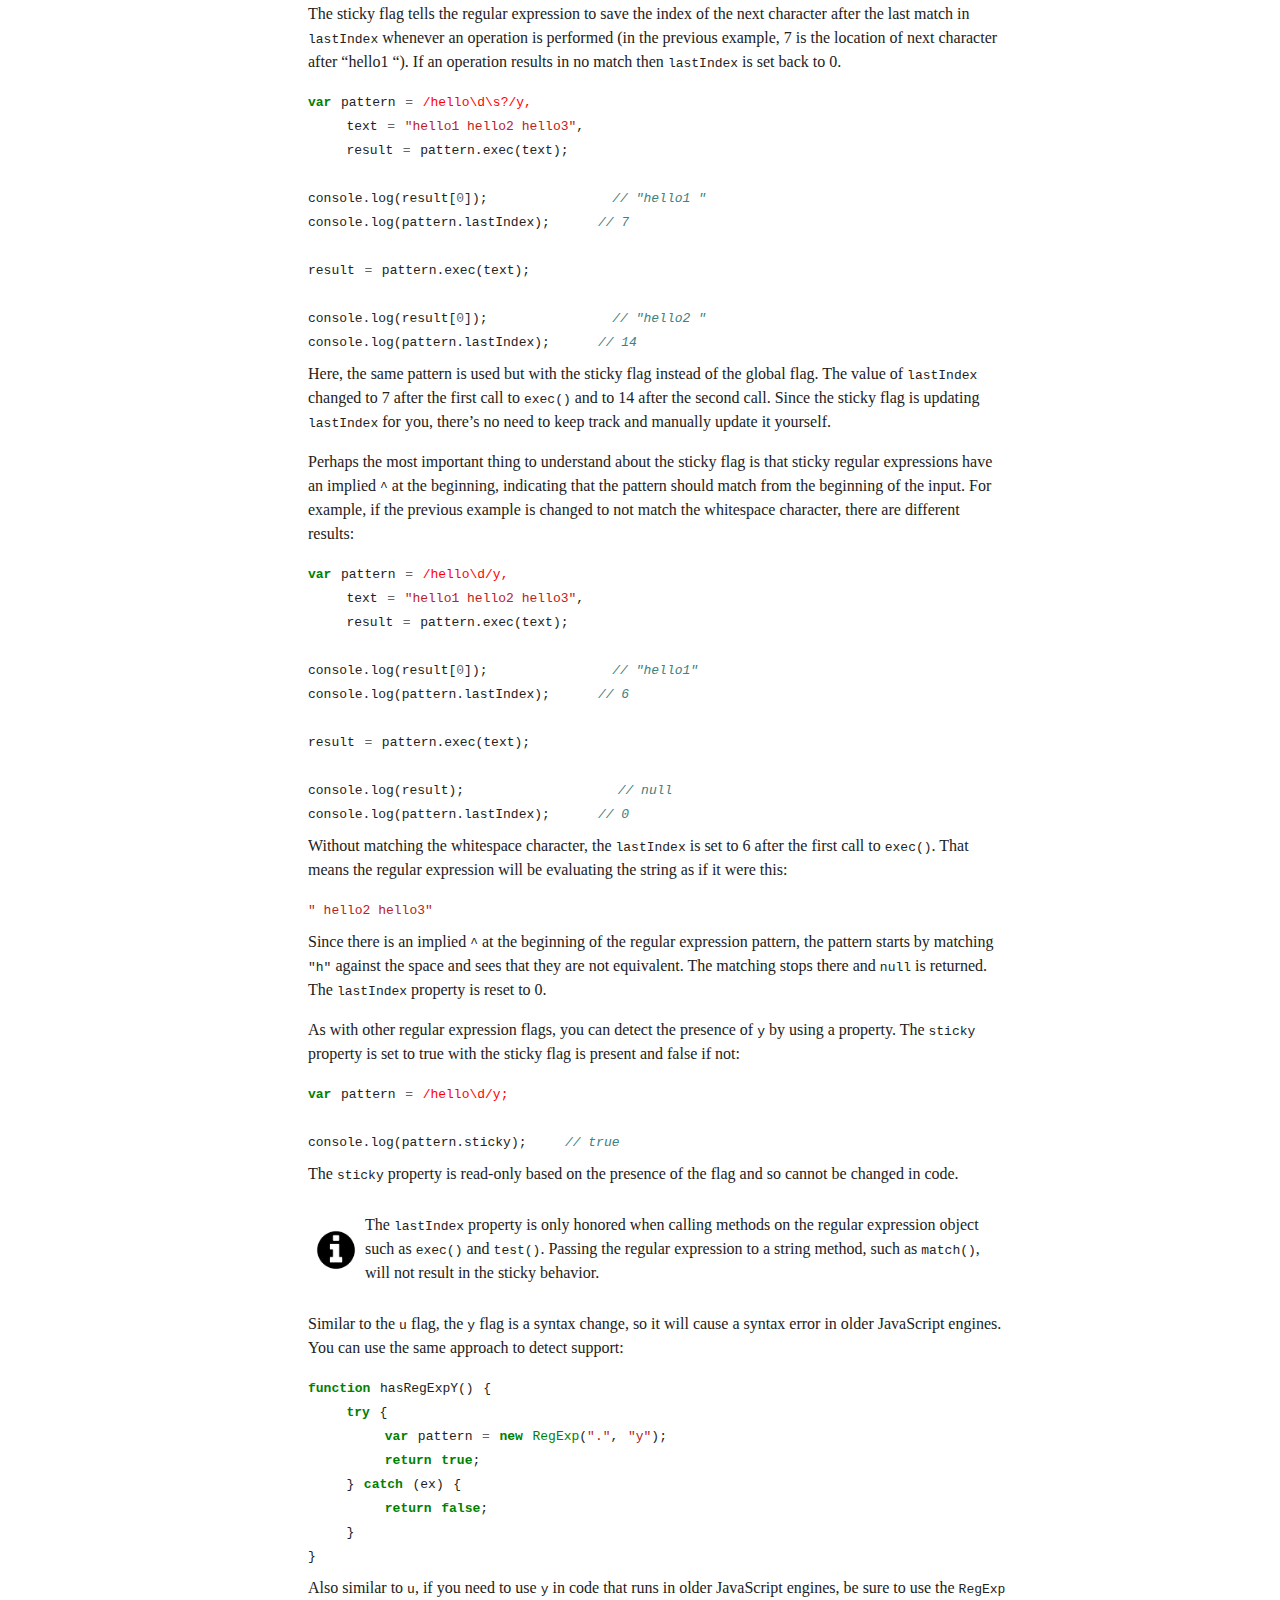
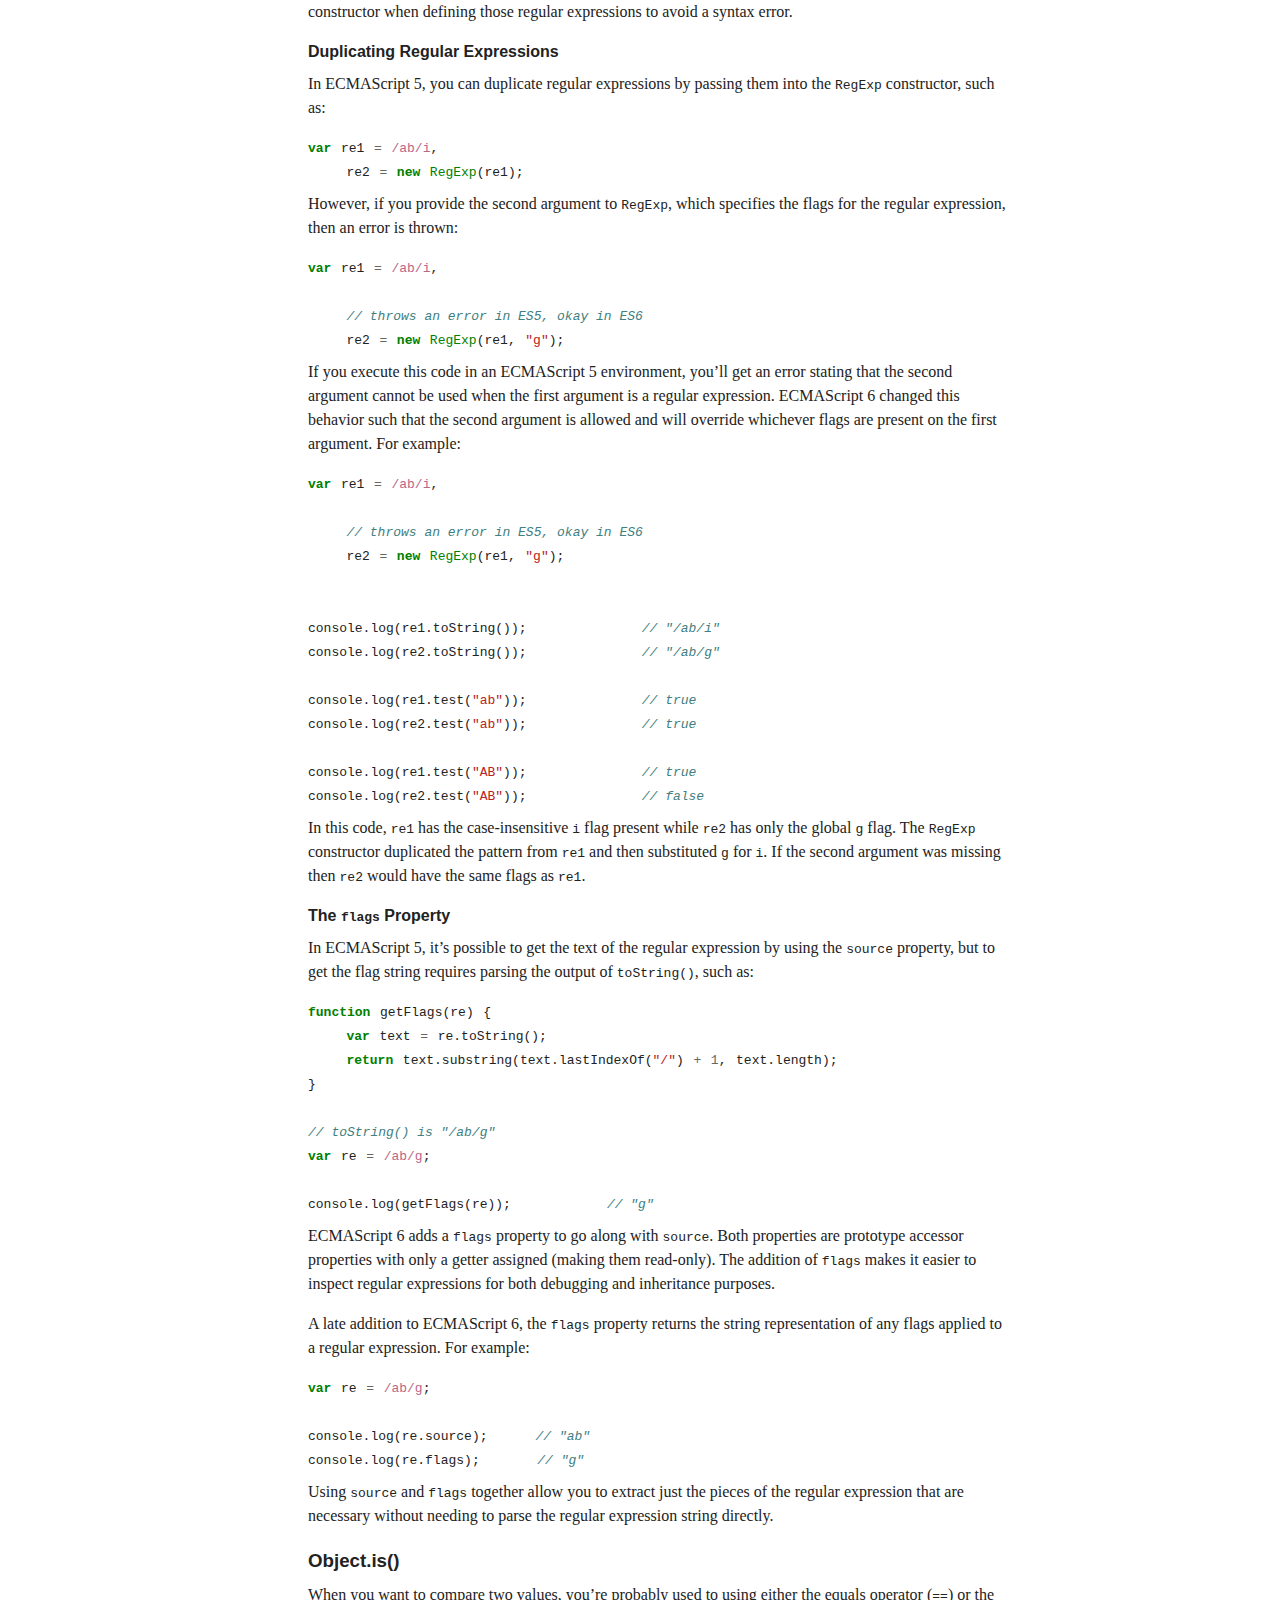
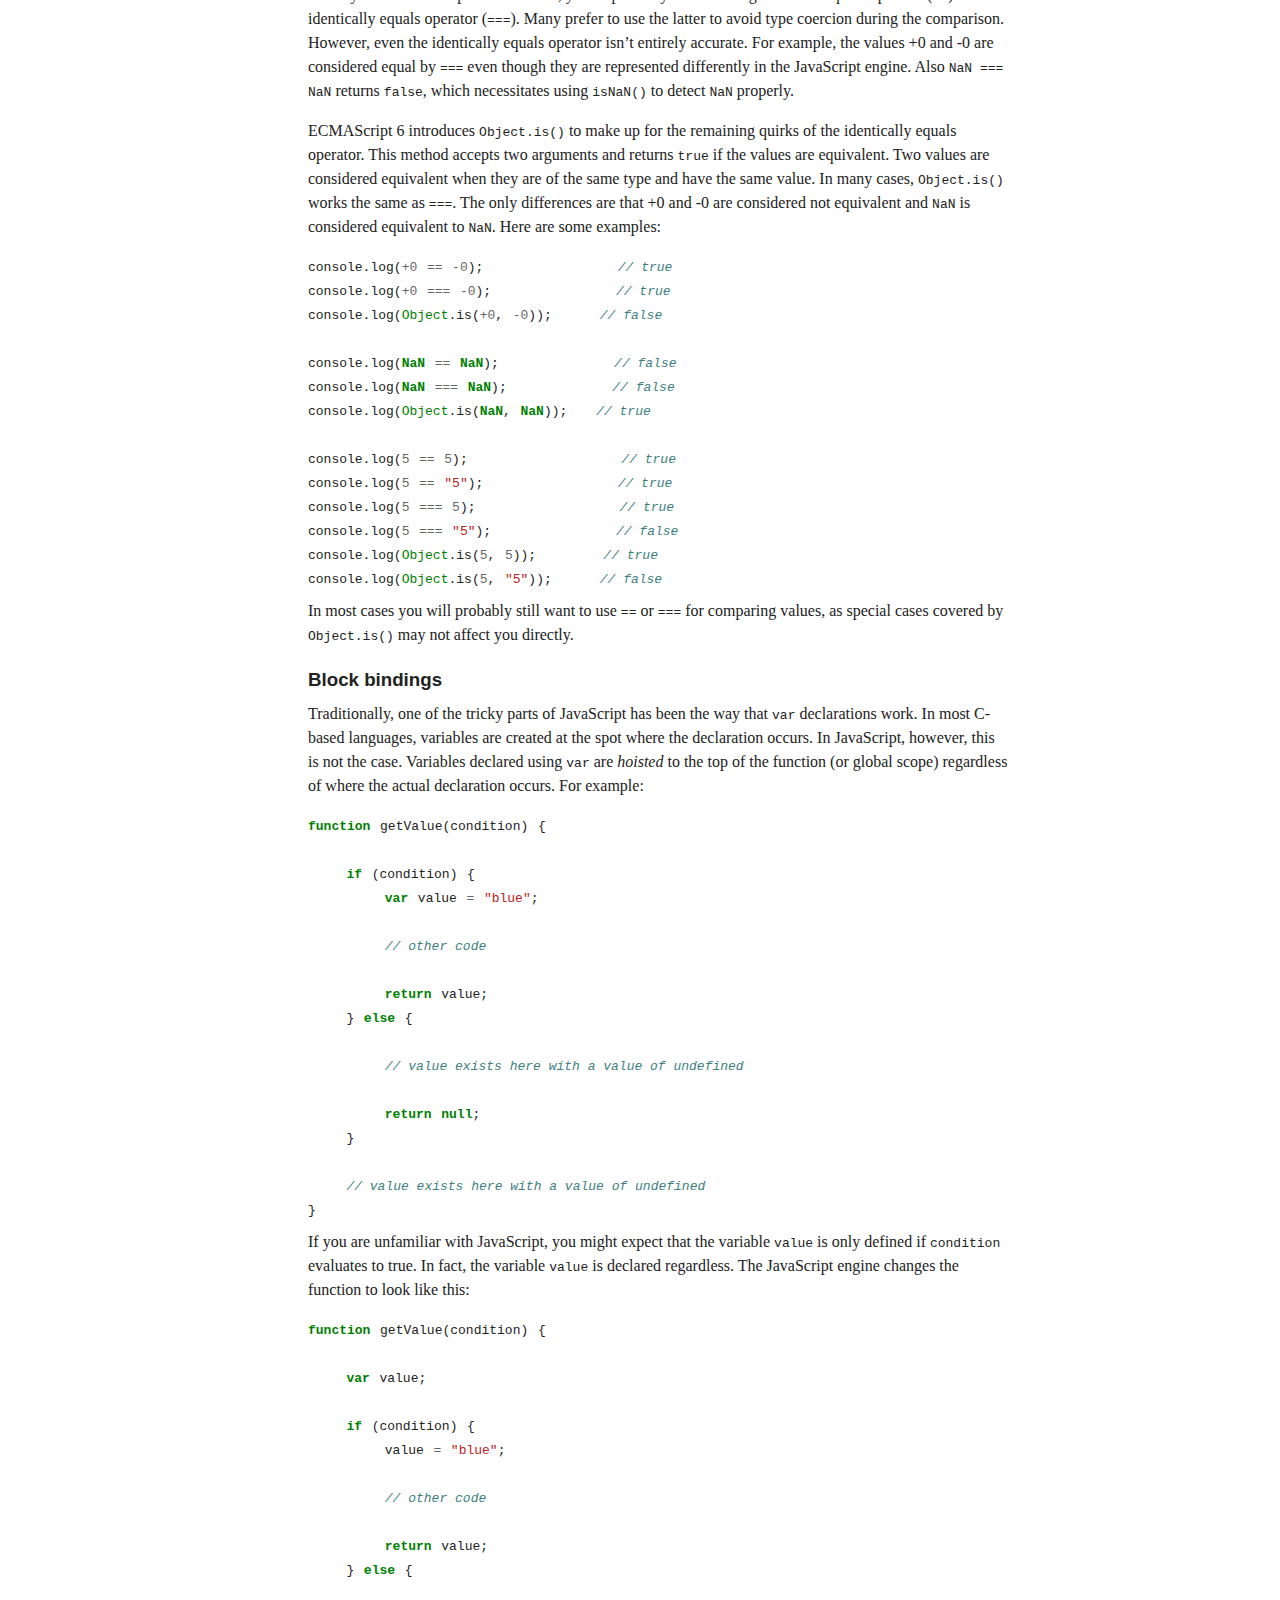
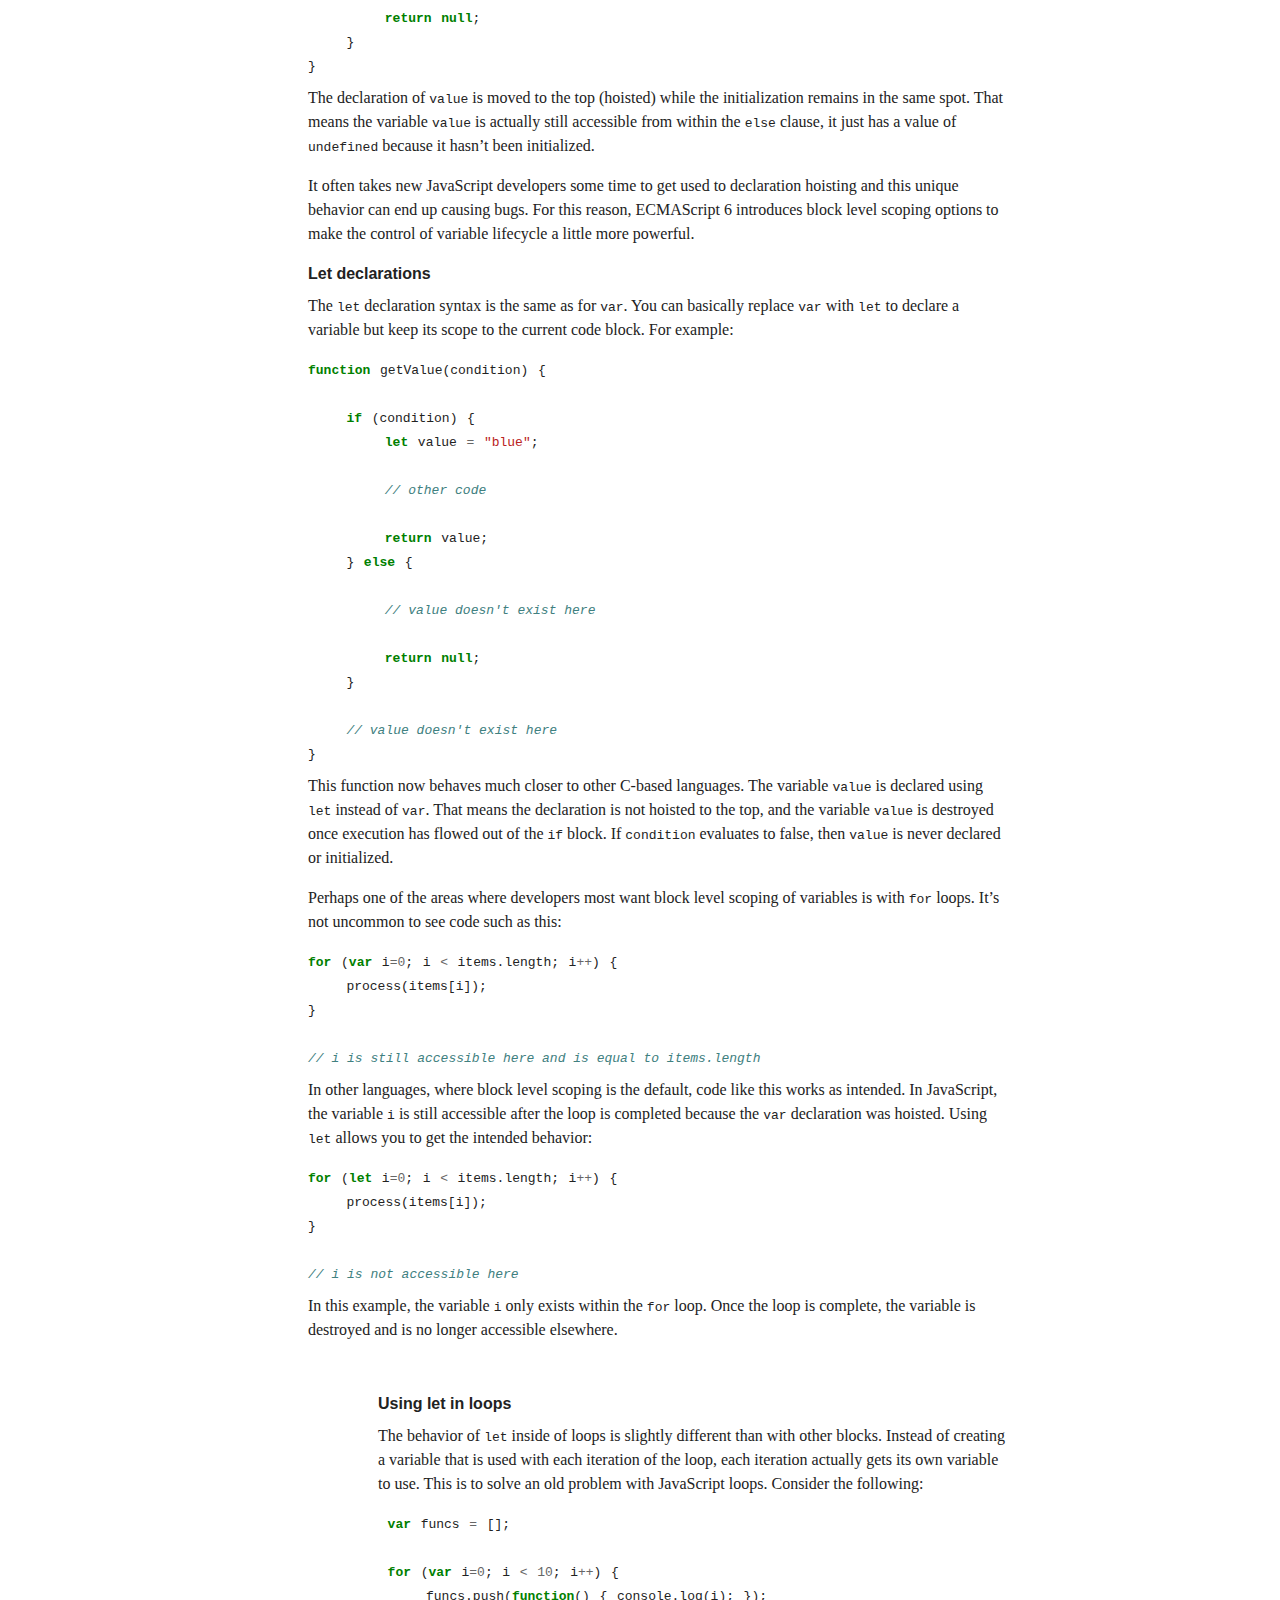
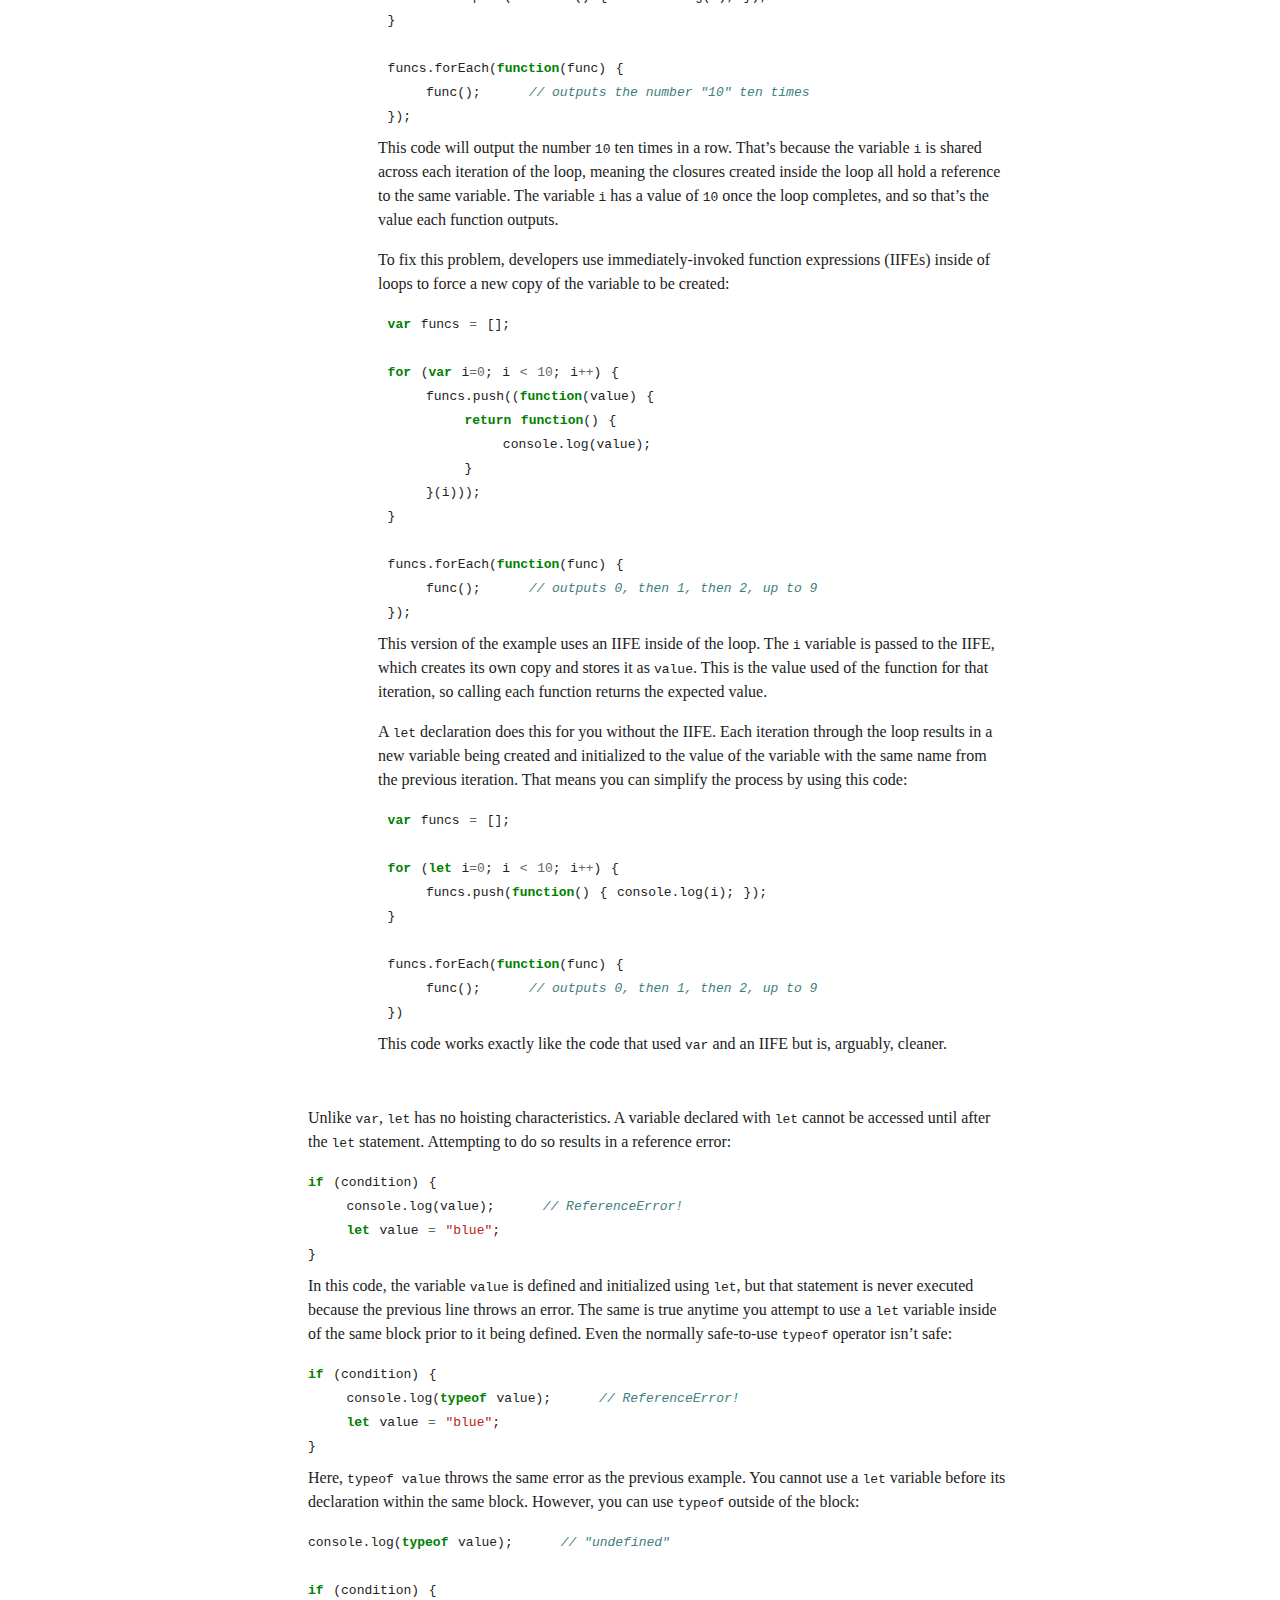
<file: chap01.html>
<?xml version="1.0" encoding="utf-8"?>
<!DOCTYPE html PUBLIC "-//W3C//DTD XHTML 1.1//EN" "http://www.w3.org/TR/xhtml11/DTD/xhtml11.dtd">
<html xmlns="http://www.w3.org/1999/xhtml">
<head>
<title>The Basics</title>
<link href="stylesheet.css" type="text/css" rel="stylesheet" />
</head>
<body>
<div id="leanpub-toc">
<h2></h2>
<ol class="toc">
<ul class='toc no-parts'>
  <li>
    <a href='chap00.html#leanpub-auto-introduction'>Introduction</a>
    <ul>
      <li>
        <a href='chap00.html#leanpub-auto-browser-and-nodejs-compatibility'>Browser and Node.js Compatibility</a>
      </li>
      <li>
        <a href='chap00.html#leanpub-auto-who-this-book-is-for'>Who This Book is For</a>
      </li>
      <li>
        <a href='chap00.html#leanpub-auto-overview'>Overview</a>
      </li>
      <li>
        <a href='chap00.html#leanpub-auto-help-and-support'>Help and Support</a>
      </li>
    </ul>
  </li>
  <li>
    <a href='chap01.html#leanpub-auto-the-basics'>The Basics</a>
    <ul>
      <li>
        <a href='chap01.html#leanpub-auto-better-unicode-support'>Better Unicode Support</a>
      </li>
      <li>
        <a href='chap01.html#leanpub-auto-other-string-changes'>Other String Changes</a>
      </li>
      <li>
        <a href='chap01.html#leanpub-auto-other-regular-expression-changes'>Other Regular Expression Changes</a>
      </li>
      <li>
        <a href='chap01.html#leanpub-auto-objectis'>Object.is()</a>
      </li>
      <li>
        <a href='chap01.html#leanpub-auto-block-bindings'>Block bindings</a>
      </li>
      <li>
        <a href='chap01.html#leanpub-auto-destructuring-assignment'>Destructuring Assignment</a>
      </li>
      <li>
        <a href='chap01.html#leanpub-auto-numbers'>Numbers</a>
      </li>
      <li>
        <a href='chap01.html#leanpub-auto-summary'>Summary</a>
      </li>
    </ul>
  </li>
  <li>
    <a href='chap02.html#leanpub-auto-functions'>Functions</a>
    <ul>
      <li>
        <a href='chap02.html#leanpub-auto-default-parameters'>Default Parameters</a>
      </li>
      <li>
        <a href='chap02.html#leanpub-auto-rest-parameters'>Rest Parameters</a>
      </li>
      <li>
        <a href='chap02.html#leanpub-auto-destructured-parameters'>Destructured Parameters</a>
      </li>
      <li>
        <a href='chap02.html#leanpub-auto-the-spread-operator'>The Spread Operator</a>
      </li>
      <li>
        <a href='chap02.html#leanpub-auto-the-name-property'>The name Property</a>
      </li>
      <li>
        <a href='chap02.html#leanpub-auto-block-level-functions'>Block-Level Functions</a>
      </li>
      <li>
        <a href='chap02.html#leanpub-auto-arrow-functions'>Arrow Functions</a>
      </li>
      <li>
        <a href='chap02.html#leanpub-auto-syntax'>Syntax</a>
      </li>
      <li>
        <a href='chap02.html#leanpub-auto-summary-1'>Summary</a>
      </li>
    </ul>
  </li>
  <li>
    <a href='chap03.html#leanpub-auto-objects'>Objects</a>
    <ul>
      <li>
        <a href='chap03.html#leanpub-auto-object-categories'>Object Categories</a>
      </li>
      <li>
        <a href='chap03.html#leanpub-auto-object-literal-extensions'>Object Literal Extensions</a>
      </li>
      <li>
        <a href='chap03.html#leanpub-auto-objectassign'>Object.assign()</a>
      </li>
      <li>
        <a href='chap03.html#leanpub-auto-duplicate-object-literal-properties'>Duplicate Object Literal Properties</a>
      </li>
      <li>
        <a href='chap03.html#leanpub-auto-changing-prototypes'>Changing Prototypes</a>
      </li>
      <li>
        <a href='chap03.html#leanpub-auto-super-references'>Super References</a>
      </li>
      <li>
        <a href='chap03.html#leanpub-auto-summary-2'>Summary</a>
      </li>
    </ul>
  </li>
  <li>
    <a href='chap04.html#leanpub-auto-symbols'>Symbols</a>
    <ul>
      <li>
        <a href='chap04.html#leanpub-auto-creating-symbols'>Creating Symbols</a>
      </li>
      <li>
        <a href='chap04.html#leanpub-auto-identifying-symbols'>Identifying Symbols</a>
      </li>
      <li>
        <a href='chap04.html#leanpub-auto-using-symbols'>Using Symbols</a>
      </li>
      <li>
        <a href='chap04.html#leanpub-auto-sharing-symbols'>Sharing Symbols</a>
      </li>
      <li>
        <a href='chap04.html#leanpub-auto-finding-object-symbols'>Finding Object Symbols</a>
      </li>
      <li>
        <a href='chap04.html#leanpub-auto-coercing-symbols-to-strings'>Coercing Symbols to Strings</a>
      </li>
      <li>
        <a href='chap04.html#leanpub-auto-well-known-symbols'>Well-Known Symbols</a>
      </li>
      <li>
        <a href='chap04.html#leanpub-auto-summary-3'>Summary</a>
      </li>
    </ul>
  </li>
  <li>
    <a href='chap05.html#leanpub-auto-iterators-and-generators'>Iterators and Generators</a>
    <ul>
      <li>
        <a href='chap05.html#leanpub-auto-what-are-iterators'>What are Iterators?</a>
      </li>
      <li>
        <a href='chap05.html#leanpub-auto-generators'>Generators</a>
      </li>
      <li>
        <a href='chap05.html#leanpub-auto-iterables-and-for-of'>Iterables and for-of</a>
      </li>
      <li>
        <a href='chap05.html#leanpub-auto-built-in-iterators'>Built-in Iterators</a>
      </li>
      <li>
        <a href='chap05.html#leanpub-auto-advanced-functionality'>Advanced Functionality</a>
      </li>
      <li>
        <a href='chap05.html#leanpub-auto-summary-4'>Summary</a>
      </li>
    </ul>
  </li>
  <li>
    <a href='chap06.html#leanpub-auto-template-strings'>Template Strings</a>
    <ul>
      <li>
        <a href='chap06.html#leanpub-auto-basic-syntax'>Basic Syntax</a>
      </li>
      <li>
        <a href='chap06.html#leanpub-auto-multiline-strings'>Multiline Strings</a>
      </li>
      <li>
        <a href='chap06.html#leanpub-auto-substitutions'>Substitutions</a>
      </li>
      <li>
        <a href='chap06.html#leanpub-auto-tagged-templates'>Tagged Templates</a>
      </li>
      <li>
        <a href='chap06.html#leanpub-auto-summary-5'>Summary</a>
      </li>
    </ul>
  </li>
</ul>

</ol>
</div>
<div id="leanpub-main">
<h2 id="leanpub-auto-the-basics">The Basics</h2>

<p>ECMAScript 6 makes a large number of changes on top of ECMAScript 5. Some of the changes are larger, such as adding new types or syntax, while others are quite small, providing incremental improvements on top of the language. This chapter covers those incremental improvements that likely won’t gain a lot of attention but provide some important functionality that may make certain types of problems easier to solve.</p>

<h3 id="leanpub-auto-better-unicode-support">Better Unicode Support</h3>

<p>Prior to ECMAScript 6, JavaScript strings were based solely on the idea of 16-bit character encodings. All string properties and methods, such as <code>length</code> and <code>charAt()</code>, were based around the idea that every 16-bit sequence represented a single character. ECMAScript 5 allowed JavaScript engines to decide which of two encodings to use, either UCS-2 or UTF-16 (both encoding using 16-bit <em>code units</em>, making all observable operations the same). While it’s true that all of the world’s characters used to fit into 16 bits at one point in time, that is no longer the case.</p>

<p>Keeping within 16 bits wasn’t possible for Unicode’s stated goal of providing a globally unique identifier to every character in the world. These globally unique identifiers, called <em>code points</em>, are simply numbers starting at 0 (you might think of these as character codes, but there is subtle difference). A character encoding is responsible for encoding a code point into code units that are internally consistent. While UCS-2 had a one-to-one mapping of code point to code unit, UTF-16 is more variable.</p>

<p>The first 2^16 code points are represented as single 16-bit code units in UTF-16. This is called the <em>Basic Multilingual Plane</em> (BMP). Everything beyond that range is considered to be in a <em>supplementary plane</em>, where the code points can no longer be represented in just 16-bits. UTF-16 solves this problem by introducing <em>surrogate pairs</em> in which a single code point is represented by two 16-bit code units. That means any single character in a string can be either one code unit (for BMP, total of 16 bits) or two (for supplementary plane characters, total of 32 bits).</p>

<p>ECMAScript 5 kept all operations as working on 16-bit code units, meaning that you could get unexpected results from strings containing surrogate pairs. For example:</p>

<div class="code-block">
<div class="highlight"><pre><code class="kd">var</code> <code class="nx">text</code> <code class="o">=</code> <code class="s2">"𠮷"</code><code class="p">;</code>

<code class="nx">console</code><code class="p">.</code><code class="nx">log</code><code class="p">(</code><code class="nx">text</code><code class="p">.</code><code class="nx">length</code><code class="p">);</code>           <code class="c1">// 2</code>
<code class="nx">console</code><code class="p">.</code><code class="nx">log</code><code class="p">(</code><code class="sr">/^.$/</code><code class="p">.</code><code class="nx">test</code><code class="p">(</code><code class="nx">text</code><code class="p">));</code>      <code class="c1">// false</code>
<code class="nx">console</code><code class="p">.</code><code class="nx">log</code><code class="p">(</code><code class="nx">text</code><code class="p">.</code><code class="nx">charAt</code><code class="p">(</code><code class="mi">0</code><code class="p">));</code>        <code class="c1">// ""</code>
<code class="nx">console</code><code class="p">.</code><code class="nx">log</code><code class="p">(</code><code class="nx">text</code><code class="p">.</code><code class="nx">charAt</code><code class="p">(</code><code class="mi">1</code><code class="p">));</code>        <code class="c1">// ""</code>
<code class="nx">console</code><code class="p">.</code><code class="nx">log</code><code class="p">(</code><code class="nx">text</code><code class="p">.</code><code class="nx">charCodeAt</code><code class="p">(</code><code class="mi">0</code><code class="p">));</code>    <code class="c1">// 55362</code>
<code class="nx">console</code><code class="p">.</code><code class="nx">log</code><code class="p">(</code><code class="nx">text</code><code class="p">.</code><code class="nx">charCodeAt</code><code class="p">(</code><code class="mi">1</code><code class="p">));</code>    <code class="c1">// 57271</code>
</pre></div>

</div>

<p>In this example, a single Unicode character is represented using surrogate pairs, and as such, the JavaScript string operations treat the string as having two 16-bit characters. That means <code>length</code> is 2, a regular expression trying to match a single character fails, and <code>charAt()</code> is unable to return a valid character string. The <code>charCodeAt()</code> method returns the appropriate 16-bit number for each code unit, but that is the closest you could get to the real value in ECMAScript 5.</p>

<p>ECMAScript 6 enforces encoding of strings in UTF-16. Standardizing on this character encoding means that the language can now support functionality designed to work specifically with surrogate pairs.</p>

<h4 id="leanpub-auto-the-codepointat-method">The codePointAt() Method</h4>

<p>The first example of fully supporting UTF-16 is the <code>codePointAt()</code> method, which can be used to retrieve the Unicode code point that maps to a given position in a string. This method accepts the code unit position (not the character position) and returns an integer value:</p>

<div class="code-block">
<div class="highlight"><pre><code class="kd">var</code> <code class="nx">text</code> <code class="o">=</code> <code class="s2">"𠮷a"</code><code class="p">;</code>

<code class="nx">console</code><code class="p">.</code><code class="nx">log</code><code class="p">(</code><code class="nx">text</code><code class="p">.</code><code class="nx">charCodeAt</code><code class="p">(</code><code class="mi">0</code><code class="p">));</code>    <code class="c1">// 55362</code>
<code class="nx">console</code><code class="p">.</code><code class="nx">log</code><code class="p">(</code><code class="nx">text</code><code class="p">.</code><code class="nx">charCodeAt</code><code class="p">(</code><code class="mi">1</code><code class="p">));</code>    <code class="c1">// 57271</code>
<code class="nx">console</code><code class="p">.</code><code class="nx">log</code><code class="p">(</code><code class="nx">text</code><code class="p">.</code><code class="nx">charCodeAt</code><code class="p">(</code><code class="mi">2</code><code class="p">));</code>    <code class="c1">// 97</code>

<code class="nx">console</code><code class="p">.</code><code class="nx">log</code><code class="p">(</code><code class="nx">text</code><code class="p">.</code><code class="nx">codePointAt</code><code class="p">(</code><code class="mi">0</code><code class="p">));</code>   <code class="c1">// 134071</code>
<code class="nx">console</code><code class="p">.</code><code class="nx">log</code><code class="p">(</code><code class="nx">text</code><code class="p">.</code><code class="nx">codePointAt</code><code class="p">(</code><code class="mi">1</code><code class="p">));</code>   <code class="c1">// 57271</code>
<code class="nx">console</code><code class="p">.</code><code class="nx">log</code><code class="p">(</code><code class="nx">text</code><code class="p">.</code><code class="nx">codePointAt</code><code class="p">(</code><code class="mi">2</code><code class="p">));</code>   <code class="c1">// 97</code>
</pre></div>

</div>

<p>The <code>codePointAt()</code> method works in the same manner as <code>charCodeAt()</code> except for non-BMP characters. The first character in <code>text</code> is non-BMP and is therefore comprised of two code units, meaning the entire length of the string is 3 rather than 2. The <code>charAt()</code> method returns only the first code unit for position 0 whereas <code>codePointAt()</code> returns the full code point even though it spans multiple code units. Both methods return the same value for positions 1 (the second code unit of the first character) and 2 (the <code>"a"</code>).</p>

<p>This method is the easiest way to determine if a given character is represented by one or two code points:</p>

<div class="code-block">
<div class="highlight"><pre><code class="kd">function</code> <code class="nx">is32Bit</code><code class="p">(</code><code class="nx">c</code><code class="p">)</code> <code class="p">{</code>
    <code class="k">return</code> <code class="nx">c</code><code class="p">.</code><code class="nx">codePointAt</code><code class="p">(</code><code class="mi">0</code><code class="p">)</code> <code class="o">&gt;</code> <code class="mh">0xFFFF</code><code class="p">;</code>
<code class="p">}</code>

<code class="nx">console</code><code class="p">.</code><code class="nx">log</code><code class="p">(</code><code class="nx">is32Bit</code><code class="p">(</code><code class="s2">"𠮷"</code><code class="p">));</code>         <code class="c1">// true</code>
<code class="nx">console</code><code class="p">.</code><code class="nx">log</code><code class="p">(</code><code class="nx">is32Bit</code><code class="p">(</code><code class="s2">"a"</code><code class="p">));</code>          <code class="c1">// false</code>
</pre></div>

</div>

<p>The upper bound of 16-bit characters is represented in hexadecimal as <code>FFFF</code>, so any code point above that number must be represented by two code units.</p>

<h4 id="leanpub-auto-stringfromcodepoint">String.fromCodePoint()</h4>

<p>When ECMAScript provides a way to do something, it also tends to provide a way to do the reverse. You can use <code>codePointAt()</code> to retrieve the code point for a character in a string while <code>String.fromCodePoint()</code> produces a single-character string for the given code point. For example:</p>

<div class="code-block">
<div class="highlight"><pre><code class="nx">console</code><code class="p">.</code><code class="nx">log</code><code class="p">(</code><code class="nb">String</code><code class="p">.</code><code class="nx">fromCodePoint</code><code class="p">(</code><code class="mi">134071</code><code class="p">));</code>  <code class="c1">// "𠮷"</code>
</pre></div>

</div>

<p>You can think of <code>String.fromCodePoint()</code> as a more complete version of <code>String.fromCharCode()</code>. Each method has the same result for all characters in the BMP; the only difference is with characters outside of that range.</p>

<h4 id="leanpub-auto-escaping-non-bmp-characters">Escaping Non-BMP Characters</h4>

<p>ECMAScript 5 allows strings to contain 16-bit Unicode characters represented by an <em>escape sequence</em>. The escape sequence is the <code>\u</code> followed by four hexadecimal values. For example, the escape sequence <code>\u0061</code> represents the letter <code>"a"</code>:</p>

<div class="code-block">
<div class="highlight"><pre><code class="nx">console</code><code class="p">.</code><code class="nx">log</code><code class="p">(</code><code class="s2">"\u0061"</code><code class="p">);</code>      <code class="c1">// "a"</code>
</pre></div>

</div>

<p>If you try to use an escape sequence with a number past <code>FFFF</code>, the upper bound of the BMP, then you can get some surprising results:</p>

<div class="code-block">
<div class="highlight"><pre><code class="nx">console</code><code class="p">.</code><code class="nx">log</code><code class="p">(</code><code class="s2">"\u20BB7"</code><code class="p">);</code>     <code class="c1">// "7"</code>
</pre></div>

</div>

<p>Since Unicode escape sequences were defined as always having exactly four hexadecimal characters, ECMAScript evaluates <code>\u20BB7</code> as two characters: <code>\u20BB</code> and <code>"7"</code>. The first character is unprintable and the second is the number 7.</p>

<p>ECMAScript 6 solves this problem by introducing an extended Unicode escape sequence where the hexadecimal numbers are contained within curly braces. This allows any number of hexadecimal characters to specify a single character:</p>

<div class="code-block">
<div class="highlight"><pre><code class="nx">console</code><code class="p">.</code><code class="nx">log</code><code class="p">(</code><code class="s2">"\u{20BB7}"</code><code class="p">);</code>     <code class="c1">// "𠮷"</code>
</pre></div>

</div>

<p>Using the extended escape sequence, the correct character is contained in the string.</p>

<table class="warning sidebarish">
  <tbody>
    <tr><td class="sidebar-icon">
      <img class="sidebar-image" src="images/leanpub_warning.png" alt="warning" width="50px" /></td>
    <td>
      <p>Make sure that you use this new escape sequence only in an ECMAScript 6 environment. In all other environments, doing so causes a syntax error. You may want to check and see if the environment supports the extended escape sequence using a function such as:</p>

  <div class="code-block">
<div class="highlight"><pre><code class="kd">function</code> <code class="nx">supportsExtendedEscape</code><code class="p">()</code> <code class="p">{</code>
    <code class="k">try</code> <code class="p">{</code>
        <code class="nb">eval</code><code class="p">(</code><code class="s2">"'\\u{00FF1}'"</code><code class="p">);</code>
        <code class="k">return</code> <code class="kc">true</code><code class="p">;</code>
    <code class="p">}</code> <code class="k">catch</code> <code class="p">(</code><code class="nx">ex</code><code class="p">)</code> <code class="p">{</code>
        <code class="k">return</code> <code class="kc">false</code><code class="p">;</code>
    <code class="p">}</code>
<code class="p">}</code>
</pre></div>
  
</div>

    </td>
  </tr>
  </tbody>
</table><h4 id="leanpub-auto-the-normalize-method">The normalize() Method</h4>

<p>Another interesting aspect of Unicode is that different characters may be considered equivalent for the purposes of sorting or other comparison-based operations. There are two ways to define these relationships. First, <em>canonical equivalence</em> means that two sequences of code points are considered interchangeable in all respects. That even means that a combination of two characters can be canonically equivalent to one character. The second relationship is <em>compatibility</em>, meaning that two sequences of code points having different appearances but can be used interchangeably in certain situations.</p>

<p>The important thing to understand is that due to these relationships, it’s possible to have two strings that represent fundamentally the same text and yet have them contain different code point sequences. For example, the character “æ” and the string “ae” may be used interchangeably even though they are different code points. These two strings would therefore be unequal in JavaScript unless they are normalized in some way.</p>

<p>ECMAScript 6 supports the four Unicode normalization forms through a new <code>normalize()</code> method on strings. This method optionally accepts a single parameter, one of <code>"NFC"</code> (default), <code>"NFD"</code>, <code>"NFKC"</code>, or <code>"NFKD"</code>. It’s beyond the scope of this book to explain the differences between these four forms. Just keep in mind that, in order to be used, you must normalize both strings that are being compared to the same form. For example:</p>

<div class="code-block">
<div class="highlight"><pre><code class="kd">var</code> <code class="nx">normalized</code> <code class="o">=</code> <code class="nx">values</code><code class="p">.</code><code class="nx">map</code><code class="p">(</code><code class="kd">function</code><code class="p">(</code><code class="nx">text</code><code class="p">)</code> <code class="p">{</code>
    <code class="k">return</code> <code class="nx">text</code><code class="p">.</code><code class="nx">normalize</code><code class="p">();</code>
<code class="p">});</code>

<code class="nx">normalized</code><code class="p">.</code><code class="nx">sort</code><code class="p">(</code><code class="kd">function</code><code class="p">(</code><code class="nx">first</code><code class="p">,</code> <code class="nx">second</code><code class="p">)</code> <code class="p">{</code>
    <code class="k">if</code> <code class="p">(</code><code class="nx">first</code> <code class="o">&lt;</code> <code class="nx">second</code><code class="p">)</code> <code class="p">{</code>
        <code class="k">return</code> <code class="o">-</code><code class="mi">1</code><code class="p">;</code>
    <code class="p">}</code> <code class="k">else</code> <code class="k">if</code> <code class="p">(</code><code class="nx">first</code> <code class="o">===</code> <code class="nx">second</code><code class="p">)</code> <code class="p">{</code>
        <code class="k">return</code> <code class="mi">0</code><code class="p">;</code>
    <code class="p">}</code> <code class="k">else</code> <code class="p">{</code>
        <code class="k">return</code> <code class="mi">1</code><code class="p">;</code>
    <code class="p">}</code>
<code class="p">});</code>
</pre></div>

</div>

<p>In this code, the strings in a <code>values</code> array are converted into a normalized form so that the array can be sorted appropriately. You can accomplish the sort on the original array by calling <code>normalize()</code> as part of the comparator:</p>

<div class="code-block">
<div class="highlight"><pre><code class="nx">values</code><code class="p">.</code><code class="nx">sort</code><code class="p">(</code><code class="kd">function</code><code class="p">(</code><code class="nx">first</code><code class="p">,</code> <code class="nx">second</code><code class="p">)</code> <code class="p">{</code>
    <code class="kd">var</code> <code class="nx">firstNormalized</code> <code class="o">=</code> <code class="nx">first</code><code class="p">.</code><code class="nx">normalize</code><code class="p">(),</code>
        <code class="nx">secondNormalized</code> <code class="o">=</code> <code class="nx">second</code><code class="p">.</code><code class="nx">normalize</code><code class="p">();</code>

    <code class="k">if</code> <code class="p">(</code><code class="nx">firstNormalized</code> <code class="o">&lt;</code> <code class="nx">secondNormalized</code><code class="p">)</code> <code class="p">{</code>
        <code class="k">return</code> <code class="o">-</code><code class="mi">1</code><code class="p">;</code>
    <code class="p">}</code> <code class="k">else</code> <code class="k">if</code> <code class="p">(</code><code class="nx">firstNormalized</code> <code class="o">===</code> <code class="nx">secondNormalized</code><code class="p">)</code> <code class="p">{</code>
        <code class="k">return</code> <code class="mi">0</code><code class="p">;</code>
    <code class="p">}</code> <code class="k">else</code> <code class="p">{</code>
        <code class="k">return</code> <code class="mi">1</code><code class="p">;</code>
    <code class="p">}</code>
<code class="p">});</code>
</pre></div>

</div>

<p>Once again, the most important thing to remember is that both values must be normalized in the same way. These examples have used the default, NFC, but you can just as easily specify one of the others:</p>

<div class="code-block">
<div class="highlight"><pre><code class="nx">values</code><code class="p">.</code><code class="nx">sort</code><code class="p">(</code><code class="kd">function</code><code class="p">(</code><code class="nx">first</code><code class="p">,</code> <code class="nx">second</code><code class="p">)</code> <code class="p">{</code>
    <code class="kd">var</code> <code class="nx">firstNormalized</code> <code class="o">=</code> <code class="nx">first</code><code class="p">.</code><code class="nx">normalize</code><code class="p">(</code><code class="s2">"NFD"</code><code class="p">),</code>
        <code class="nx">secondNormalized</code> <code class="o">=</code> <code class="nx">second</code><code class="p">.</code><code class="nx">normalize</code><code class="p">(</code><code class="s2">"NFD"</code><code class="p">);</code>

    <code class="k">if</code> <code class="p">(</code><code class="nx">firstNormalized</code> <code class="o">&lt;</code> <code class="nx">secondNormalized</code><code class="p">)</code> <code class="p">{</code>
        <code class="k">return</code> <code class="o">-</code><code class="mi">1</code><code class="p">;</code>
    <code class="p">}</code> <code class="k">else</code> <code class="k">if</code> <code class="p">(</code><code class="nx">firstNormalized</code> <code class="o">===</code> <code class="nx">secondNormalized</code><code class="p">)</code> <code class="p">{</code>
        <code class="k">return</code> <code class="mi">0</code><code class="p">;</code>
    <code class="p">}</code> <code class="k">else</code> <code class="p">{</code>
        <code class="k">return</code> <code class="mi">1</code><code class="p">;</code>
    <code class="p">}</code>
<code class="p">});</code>
</pre></div>

</div>

<p>If you’ve never worried about Unicode normalization before, then you probably won’t have much use for this method. However, knowing that it is available will help should you ever end up working on an internationalized application.</p>

<h4 id="leanpub-auto-the-regular-expression-u-flag">The Regular Expression u Flag</h4>

<p>Many common string operations are accomplished by using regular expressions. However, as noted earlier, regular expressions also work on the basis of 16-bit code units each representing a single character. That’s why the single character match in the earlier example didn’t work. To address this problem, ECMAScript 6 defines a new flag for regular expressions: <code>u</code> for “Unicode”.</p>

<p>When a regular expression has the <code>u</code> flag set, it switches modes to work on characters and not code units. That means the regular expression will no longer get confused about surrogate pairs in strings and can behave as expected. For example:</p>

<div class="code-block">
<div class="highlight"><pre><code class="kd">var</code> <code class="nx">text</code> <code class="o">=</code> <code class="s2">"𠮷"</code><code class="p">;</code>

<code class="nx">console</code><code class="p">.</code><code class="nx">log</code><code class="p">(</code><code class="nx">text</code><code class="p">.</code><code class="nx">length</code><code class="p">);</code>           <code class="c1">// 2</code>
<code class="nx">console</code><code class="p">.</code><code class="nx">log</code><code class="p">(</code><code class="sr">/^.$/</code><code class="p">.</code><code class="nx">test</code><code class="p">(</code><code class="nx">text</code><code class="p">));</code>      <code class="c1">// false</code>
<code class="nx">console</code><code class="p">.</code><code class="nx">log</code><code class="p">(</code><code class="err">/^.$/u.test(text));     // true</code>
</pre></div>

</div>

<p>Adding the <code>u</code> flag allows the regular expression to correctly match the string by characters. Unfortunately, ECMAScript 6 does not have a way of determining how many code points are present in a string; fortunately, regular expressions can be used to figure it out:</p>

<div class="code-block">
<div class="highlight"><pre><code class="kd">function</code> <code class="nx">codePointLength</code><code class="p">(</code><code class="nx">text</code><code class="p">)</code> <code class="p">{</code>
    <code class="kd">var</code> <code class="nx">result</code> <code class="o">=</code> <code class="nx">text</code><code class="p">.</code><code class="nx">match</code><code class="p">(</code><code class="err">/[\s\S]/gu);</code>
    <code class="k">return</code> <code class="nx">result</code> <code class="o">?</code> <code class="nx">result</code><code class="p">.</code><code class="nx">length</code> <code class="o">:</code> <code class="mi">0</code><code class="p">;</code>
<code class="p">}</code>

<code class="nx">console</code><code class="p">.</code><code class="nx">log</code><code class="p">(</code><code class="nx">codePointLength</code><code class="p">(</code><code class="s2">"abc"</code><code class="p">));</code>    <code class="c1">// 3</code>
<code class="nx">console</code><code class="p">.</code><code class="nx">log</code><code class="p">(</code><code class="nx">codePointLength</code><code class="p">(</code><code class="s2">"𠮷bc"</code><code class="p">));</code>   <code class="c1">// 3</code>
</pre></div>

</div>

<p>The regular expression in this example matches both whitespace and non-whitespace characters, and is applied globally with Unicode enabled. The <code>result</code> contains an array of matches when there’s at least one match, so the array length ends up being the number of code points in the string.</p>

<table class="warning sidebarish">
  <tbody>
    <tr><td class="sidebar-icon">
      <img class="sidebar-image" src="images/leanpub_warning.png" alt="warning" width="50px" /></td>
    <td>
      <p>Although this approach works, it’s not very fast, especially when applied to long strings. Try to minimize counting code points whenever possible. Hopefully ECMAScript 7 will bring a more performant means by which to count code points.</p>

    </td>
  </tr>
  </tbody>
</table><p>Since the <code>u</code> flag is a syntax change, attempting to use it in non-compliant JavaScript engines means a syntax error is thrown. The safest way to determine if the <code>u</code> flag is supported is with a function:</p>

<div class="code-block">
<div class="highlight"><pre><code class="kd">function</code> <code class="nx">hasRegExpU</code><code class="p">()</code> <code class="p">{</code>
    <code class="k">try</code> <code class="p">{</code>
        <code class="kd">var</code> <code class="nx">pattern</code> <code class="o">=</code> <code class="k">new</code> <code class="nb">RegExp</code><code class="p">(</code><code class="s2">"."</code><code class="p">,</code> <code class="s2">"u"</code><code class="p">);</code>
        <code class="k">return</code> <code class="kc">true</code><code class="p">;</code>
    <code class="p">}</code> <code class="k">catch</code> <code class="p">(</code><code class="nx">ex</code><code class="p">)</code> <code class="p">{</code>
        <code class="k">return</code> <code class="kc">false</code><code class="p">;</code>
    <code class="p">}</code>
<code class="p">}</code>
</pre></div>

</div>

<p>This function uses the <code>RegExp</code> constructor to pass in the <code>u</code> flag as an argument. This is valid syntax even in older JavaScript engines, however, the constructor will throw an error if <code>u</code> isn’t supported.</p>

<table class="information sidebarish">
  <tbody>
    <tr><td class="sidebar-icon">
      <img class="sidebar-image" src="images/leanpub_info-circle.png" alt="information" width="50px" /></td>
    <td>
      <p>If your code needs to still work in older JavaScript engines, it’s best to use the <code>RegExp</code> constructor exclusively when using the <code>u</code> flag. This will prevent syntax errors and allow you to optionally detect and use the <code>u</code> flag without aborting execution.</p>

    </td>
  </tr>
  </tbody>
</table><h3 id="leanpub-auto-other-string-changes">Other String Changes</h3>

<p>JavaScript strings have always lagged behind similar features of other languages. It was only in ECMAScript 5 that strings finally gained a <code>trim()</code> method, and ECMAScript 6 continues extending strings with new functionality.</p>

<h4 id="leanpub-auto-includes-startswith-endswith">includes(), startsWith(), endsWith()</h4>

<p>Developers have used <code>indexOf()</code> as a way to identify strings inside of other strings since JavaScript was first introduced. ECMAScript 6 adds three new methods whose purpose is to identify strings inside of other strings:</p>

<ul><li><code>includes()</code> - returns true if the given text is found anywhere within the string or false if not.</li>
  <li><code>startsWith()</code> - returns true if the given text is found at the beginning of the string or false if not.</li>
  <li><code>endsWith()</code> - returns true if the given text is found at the end of the string or false if not.</li>
</ul><p>Each of these methods accepts two arguments: the text to search for and an optional location from which to start the search. When the second argument is omitted, <code>includes()</code> and <code>startsWith()</code> start search from the beginning of the string while <code>endsWith()</code> starts from the end. In effect, the second argument results in less of the string being searched. Here are some examples:</p>

<div class="code-block">
<div class="highlight"><pre><code class="kd">var</code> <code class="nx">msg</code> <code class="o">=</code> <code class="s2">"Hello world!"</code><code class="p">;</code>

<code class="nx">console</code><code class="p">.</code><code class="nx">log</code><code class="p">(</code><code class="nx">msg</code><code class="p">.</code><code class="nx">startsWith</code><code class="p">(</code><code class="s2">"Hello"</code><code class="p">));</code>       <code class="c1">// true</code>
<code class="nx">console</code><code class="p">.</code><code class="nx">log</code><code class="p">(</code><code class="nx">msg</code><code class="p">.</code><code class="nx">endsWith</code><code class="p">(</code><code class="s2">"!"</code><code class="p">));</code>             <code class="c1">// true</code>
<code class="nx">console</code><code class="p">.</code><code class="nx">log</code><code class="p">(</code><code class="nx">msg</code><code class="p">.</code><code class="nx">includes</code><code class="p">(</code><code class="s2">"o"</code><code class="p">));</code>             <code class="c1">// true</code>

<code class="nx">console</code><code class="p">.</code><code class="nx">log</code><code class="p">(</code><code class="nx">msg</code><code class="p">.</code><code class="nx">startsWith</code><code class="p">(</code><code class="s2">"o"</code><code class="p">));</code>           <code class="c1">// false</code>
<code class="nx">console</code><code class="p">.</code><code class="nx">log</code><code class="p">(</code><code class="nx">msg</code><code class="p">.</code><code class="nx">endsWith</code><code class="p">(</code><code class="s2">"world!"</code><code class="p">));</code>        <code class="c1">// true</code>
<code class="nx">console</code><code class="p">.</code><code class="nx">log</code><code class="p">(</code><code class="nx">msg</code><code class="p">.</code><code class="nx">includes</code><code class="p">(</code><code class="s2">"x"</code><code class="p">));</code>             <code class="c1">// false</code>

<code class="nx">console</code><code class="p">.</code><code class="nx">log</code><code class="p">(</code><code class="nx">msg</code><code class="p">.</code><code class="nx">startsWith</code><code class="p">(</code><code class="s2">"o"</code><code class="p">,</code> <code class="mi">4</code><code class="p">));</code>        <code class="c1">// true</code>
<code class="nx">console</code><code class="p">.</code><code class="nx">log</code><code class="p">(</code><code class="nx">msg</code><code class="p">.</code><code class="nx">endsWith</code><code class="p">(</code><code class="s2">"o"</code><code class="p">,</code> <code class="mi">8</code><code class="p">));</code>          <code class="c1">// true</code>
<code class="nx">console</code><code class="p">.</code><code class="nx">log</code><code class="p">(</code><code class="nx">msg</code><code class="p">.</code><code class="nx">includes</code><code class="p">(</code><code class="s2">"o"</code><code class="p">,</code> <code class="mi">8</code><code class="p">));</code>          <code class="c1">// false</code>
</pre></div>

</div>

<p>These three methods make it much easier to identify substrings without needing to worry about identifying their exact position.</p>

<table class="information sidebarish">
  <tbody>
    <tr><td class="sidebar-icon">
      <img class="sidebar-image" src="images/leanpub_info-circle.png" alt="information" width="50px" /></td>
    <td>
      <p>All of these methods return a boolean value. If you need to find the position of a string within another, use <code>indexOf()</code> or <code>lastIndexOf()</code>.</p>

    </td>
  </tr>
  </tbody>
</table><table class="warning sidebarish">
  <tbody>
    <tr><td class="sidebar-icon">
      <img class="sidebar-image" src="images/leanpub_warning.png" alt="warning" width="50px" /></td>
    <td>
      <p>The <code>startsWith()</code>, <code>endsWith()</code>, and <code>includes()</code> methods will throw an error if you pass a regular expression instead of a string. This stands in contrast to <code>indexOf()</code> and <code>lastIndexOf()</code>, which both convert a regular expression argument into a string and then search for that string.</p>

    </td>
  </tr>
  </tbody>
</table><h4 id="leanpub-auto-repeat">repeat()</h4>

<p>ECMAScript 6 also adds a <code>repeat()</code> method to strings. This method accepts a single argument, which is the number of times to repeat the string, and returns a new string that has the original string repeated the specified number of times. For example:</p>

<div class="code-block">
<div class="highlight"><pre><code class="nx">console</code><code class="p">.</code><code class="nx">log</code><code class="p">(</code><code class="s2">"x"</code><code class="p">.</code><code class="nx">repeat</code><code class="p">(</code><code class="mi">3</code><code class="p">));</code>         <code class="c1">// "xxx"</code>
<code class="nx">console</code><code class="p">.</code><code class="nx">log</code><code class="p">(</code><code class="s2">"hello"</code><code class="p">.</code><code class="nx">repeat</code><code class="p">(</code><code class="mi">2</code><code class="p">));</code>     <code class="c1">// "hellohello"</code>
<code class="nx">console</code><code class="p">.</code><code class="nx">log</code><code class="p">(</code><code class="s2">"abc"</code><code class="p">.</code><code class="nx">repeat</code><code class="p">(</code><code class="mi">4</code><code class="p">));</code>       <code class="c1">// "abcabcabcabc"</code>
</pre></div>

</div>

<p>This method is really a convenience function above all else, which can be especially useful when dealing with text manipulation. One example where this functionality comes in useful is with code formatting utilities where you need to create indentation levels:</p>

<div class="code-block">
<div class="highlight"><pre><code class="c1">// indent using a specified number of spaces</code>
<code class="kd">var</code> <code class="nx">indent</code> <code class="o">=</code> <code class="s2">" "</code><code class="p">.</code><code class="nx">repeat</code><code class="p">(</code><code class="nx">size</code><code class="p">),</code>
    <code class="nx">indentLevel</code> <code class="o">=</code> <code class="mi">0</code><code class="p">;</code>

<code class="c1">// whenever you increase the indent</code>
<code class="kd">var</code> <code class="nx">newIndent</code> <code class="o">=</code> <code class="nx">indent</code><code class="p">.</code><code class="nx">repeat</code><code class="p">(</code><code class="o">++</code><code class="nx">indentLevel</code><code class="p">);</code>
</pre></div>

</div>

<h3 id="leanpub-auto-other-regular-expression-changes">Other Regular Expression Changes</h3>

<p>Regular expressions are an important part of working with strings in JavaScript, and like many parts of the language, haven’t really changed very much in recent versions. ECMAScript 6, however, made several improvements to regular expressions to go along with the updates to strings.</p>

<h4 id="leanpub-auto-the-regular-expression-y-flag">The Regular Expression y Flag</h4>

<p>ECMAScript 6 standardized the <code>y</code> flag after it had been implemented in Firefox as a proprietary extension to regular expressions. The <code>y</code> (sticky) flag indicates that the next match should be made starting with the value of <code>lastIndex</code> on the regular expression.</p>

<p>The <code>lastIndex</code> property indicates the position at which to start the match of a string and is set to <code>0</code> by default, meaning matches always start at the beginning of a string. You can, however, overwrite <code>lastIndex</code> to have it start from somewhere else:</p>

<div class="code-block">
<div class="highlight"><pre><code class="kd">var</code> <code class="nx">pattern</code> <code class="o">=</code> <code class="sr">/hello\d\s?/g</code><code class="p">,</code>
    <code class="nx">text</code> <code class="o">=</code> <code class="s2">"hello1 hello2 hello3"</code><code class="p">,</code>
    <code class="nx">result</code> <code class="o">=</code> <code class="nx">pattern</code><code class="p">.</code><code class="nx">exec</code><code class="p">(</code><code class="nx">text</code><code class="p">);</code>

<code class="nx">console</code><code class="p">.</code><code class="nx">log</code><code class="p">(</code><code class="nx">result</code><code class="p">[</code><code class="mi">0</code><code class="p">]);</code>     <code class="c1">// "hello1 "</code>

<code class="nx">pattern</code><code class="p">.</code><code class="nx">lastIndex</code> <code class="o">=</code> <code class="mi">7</code><code class="p">;</code>
<code class="nx">result</code> <code class="o">=</code> <code class="nx">pattern</code><code class="p">.</code><code class="nx">exec</code><code class="p">(</code><code class="nx">text</code><code class="p">);</code>

<code class="nx">console</code><code class="p">.</code><code class="nx">log</code><code class="p">(</code><code class="nx">result</code><code class="p">[</code><code class="mi">0</code><code class="p">]);</code>     <code class="c1">// "hello2 "</code>
</pre></div>

</div>

<p>In this example, the regular expression matches the string <code>"hello"</code> followed by a number and optionally a whitespace character. The <code>g</code> flag is important as it allows the regular expression to use <code>lastIndex</code> when set (without it, matches always start at <code>0</code> regardless of the <code>lastIndex</code> value). The first call to <code>exec()</code> results in matching “hello1” first while the second call, with a <code>lastIndex</code> of 7, matches “hello2” first.</p>

<p>The sticky flag tells the regular expression to save the index of the next character after the last match in <code>lastIndex</code> whenever an operation is performed (in the previous example, 7 is the location of next character after “hello1 “). If an operation results in no match then <code>lastIndex</code> is set back to 0.</p>

<div class="code-block">
<div class="highlight"><pre><code class="kd">var</code> <code class="nx">pattern</code> <code class="o">=</code> <code class="err">/hello\d\s?/y,</code>
    <code class="nx">text</code> <code class="o">=</code> <code class="s2">"hello1 hello2 hello3"</code><code class="p">,</code>
    <code class="nx">result</code> <code class="o">=</code> <code class="nx">pattern</code><code class="p">.</code><code class="nx">exec</code><code class="p">(</code><code class="nx">text</code><code class="p">);</code>

<code class="nx">console</code><code class="p">.</code><code class="nx">log</code><code class="p">(</code><code class="nx">result</code><code class="p">[</code><code class="mi">0</code><code class="p">]);</code>             <code class="c1">// "hello1 "</code>
<code class="nx">console</code><code class="p">.</code><code class="nx">log</code><code class="p">(</code><code class="nx">pattern</code><code class="p">.</code><code class="nx">lastIndex</code><code class="p">);</code>     <code class="c1">// 7</code>

<code class="nx">result</code> <code class="o">=</code> <code class="nx">pattern</code><code class="p">.</code><code class="nx">exec</code><code class="p">(</code><code class="nx">text</code><code class="p">);</code>

<code class="nx">console</code><code class="p">.</code><code class="nx">log</code><code class="p">(</code><code class="nx">result</code><code class="p">[</code><code class="mi">0</code><code class="p">]);</code>             <code class="c1">// "hello2 "</code>
<code class="nx">console</code><code class="p">.</code><code class="nx">log</code><code class="p">(</code><code class="nx">pattern</code><code class="p">.</code><code class="nx">lastIndex</code><code class="p">);</code>     <code class="c1">// 14</code>
</pre></div>

</div>

<p>Here, the same pattern is used but with the sticky flag instead of the global flag. The value of <code>lastIndex</code> changed to 7 after the first call to <code>exec()</code> and to 14 after the second call. Since the sticky flag is updating <code>lastIndex</code> for you, there’s no need to keep track and manually update it yourself.</p>

<p>Perhaps the most important thing to understand about the sticky flag is that sticky regular expressions have an implied <code>^</code> at the beginning, indicating that the pattern should match from the beginning of the input. For example, if the previous example is changed to not match the whitespace character, there are different results:</p>

<div class="code-block">
<div class="highlight"><pre><code class="kd">var</code> <code class="nx">pattern</code> <code class="o">=</code> <code class="err">/hello\d/y,</code>
    <code class="nx">text</code> <code class="o">=</code> <code class="s2">"hello1 hello2 hello3"</code><code class="p">,</code>
    <code class="nx">result</code> <code class="o">=</code> <code class="nx">pattern</code><code class="p">.</code><code class="nx">exec</code><code class="p">(</code><code class="nx">text</code><code class="p">);</code>

<code class="nx">console</code><code class="p">.</code><code class="nx">log</code><code class="p">(</code><code class="nx">result</code><code class="p">[</code><code class="mi">0</code><code class="p">]);</code>             <code class="c1">// "hello1"</code>
<code class="nx">console</code><code class="p">.</code><code class="nx">log</code><code class="p">(</code><code class="nx">pattern</code><code class="p">.</code><code class="nx">lastIndex</code><code class="p">);</code>     <code class="c1">// 6</code>

<code class="nx">result</code> <code class="o">=</code> <code class="nx">pattern</code><code class="p">.</code><code class="nx">exec</code><code class="p">(</code><code class="nx">text</code><code class="p">);</code>

<code class="nx">console</code><code class="p">.</code><code class="nx">log</code><code class="p">(</code><code class="nx">result</code><code class="p">);</code>                <code class="c1">// null</code>
<code class="nx">console</code><code class="p">.</code><code class="nx">log</code><code class="p">(</code><code class="nx">pattern</code><code class="p">.</code><code class="nx">lastIndex</code><code class="p">);</code>     <code class="c1">// 0</code>
</pre></div>

</div>

<p>Without matching the whitespace character, the <code>lastIndex</code> is set to 6 after the first call to <code>exec()</code>. That means the regular expression will be evaluating the string as if it were this:</p>

<div class="code-block">
<div class="highlight"><pre><code class="s2">" hello2 hello3"</code>
</pre></div>

</div>

<p>Since there is an implied <code>^</code> at the beginning of the regular expression pattern, the pattern starts by matching <code>"h"</code> against the space and sees that they are not equivalent. The matching stops there and <code>null</code> is returned. The <code>lastIndex</code> property is reset to 0.</p>

<p>As with other regular expression flags, you can detect the presence of <code>y</code> by using a property. The <code>sticky</code> property is set to true with the sticky flag is present and false if not:</p>

<div class="code-block">
<div class="highlight"><pre><code class="kd">var</code> <code class="nx">pattern</code> <code class="o">=</code> <code class="err">/hello\d/y;</code>

<code class="nx">console</code><code class="p">.</code><code class="nx">log</code><code class="p">(</code><code class="nx">pattern</code><code class="p">.</code><code class="nx">sticky</code><code class="p">);</code>    <code class="c1">// true</code>
</pre></div>

</div>

<p>The <code>sticky</code> property is read-only based on the presence of the flag and so cannot be changed in code.</p>

<table class="information sidebarish">
  <tbody>
    <tr><td class="sidebar-icon">
      <img class="sidebar-image" src="images/leanpub_info-circle.png" alt="information" width="50px" /></td>
    <td>
      <p>The <code>lastIndex</code> property is only honored when calling methods on the regular expression object such as <code>exec()</code> and <code>test()</code>. Passing the regular expression to a string method, such as <code>match()</code>, will not result in the sticky behavior.</p>

    </td>
  </tr>
  </tbody>
</table><p>Similar to the <code>u</code> flag, the <code>y</code> flag is a syntax change, so it will cause a syntax error in older JavaScript engines. You can use the same approach to detect support:</p>

<div class="code-block">
<div class="highlight"><pre><code class="kd">function</code> <code class="nx">hasRegExpY</code><code class="p">()</code> <code class="p">{</code>
    <code class="k">try</code> <code class="p">{</code>
        <code class="kd">var</code> <code class="nx">pattern</code> <code class="o">=</code> <code class="k">new</code> <code class="nb">RegExp</code><code class="p">(</code><code class="s2">"."</code><code class="p">,</code> <code class="s2">"y"</code><code class="p">);</code>
        <code class="k">return</code> <code class="kc">true</code><code class="p">;</code>
    <code class="p">}</code> <code class="k">catch</code> <code class="p">(</code><code class="nx">ex</code><code class="p">)</code> <code class="p">{</code>
        <code class="k">return</code> <code class="kc">false</code><code class="p">;</code>
    <code class="p">}</code>
<code class="p">}</code>
</pre></div>

</div>

<p>Also similar to <code>u</code>, if you need to use <code>y</code> in code that runs in older JavaScript engines, be sure to use the <code>RegExp</code> constructor when defining those regular expressions to avoid a syntax error.</p>

<h4 id="leanpub-auto-duplicating-regular-expressions">Duplicating Regular Expressions</h4>

<p>In ECMAScript 5, you can duplicate regular expressions by passing them into the <code>RegExp</code> constructor, such as:</p>

<div class="code-block">
<div class="highlight"><pre><code class="kd">var</code> <code class="nx">re1</code> <code class="o">=</code> <code class="sr">/ab/i</code><code class="p">,</code>
    <code class="nx">re2</code> <code class="o">=</code> <code class="k">new</code> <code class="nb">RegExp</code><code class="p">(</code><code class="nx">re1</code><code class="p">);</code>
</pre></div>

</div>

<p>However, if you provide the second argument to <code>RegExp</code>, which specifies the flags for the regular expression, then an error is thrown:</p>

<div class="code-block">
<div class="highlight"><pre><code class="kd">var</code> <code class="nx">re1</code> <code class="o">=</code> <code class="sr">/ab/i</code><code class="p">,</code>

    <code class="c1">// throws an error in ES5, okay in ES6</code>
    <code class="nx">re2</code> <code class="o">=</code> <code class="k">new</code> <code class="nb">RegExp</code><code class="p">(</code><code class="nx">re1</code><code class="p">,</code> <code class="s2">"g"</code><code class="p">);</code>
</pre></div>

</div>

<p>If you execute this code in an ECMAScript 5 environment, you’ll get an error stating that the second argument cannot be used when the first argument is a regular expression. ECMAScript 6 changed this behavior such that the second argument is allowed and will override whichever flags are present on the first argument. For example:</p>

<div class="code-block">
<div class="highlight"><pre><code class="kd">var</code> <code class="nx">re1</code> <code class="o">=</code> <code class="sr">/ab/i</code><code class="p">,</code>

    <code class="c1">// throws an error in ES5, okay in ES6</code>
    <code class="nx">re2</code> <code class="o">=</code> <code class="k">new</code> <code class="nb">RegExp</code><code class="p">(</code><code class="nx">re1</code><code class="p">,</code> <code class="s2">"g"</code><code class="p">);</code>


<code class="nx">console</code><code class="p">.</code><code class="nx">log</code><code class="p">(</code><code class="nx">re1</code><code class="p">.</code><code class="nx">toString</code><code class="p">());</code>            <code class="c1">// "/ab/i"</code>
<code class="nx">console</code><code class="p">.</code><code class="nx">log</code><code class="p">(</code><code class="nx">re2</code><code class="p">.</code><code class="nx">toString</code><code class="p">());</code>            <code class="c1">// "/ab/g"</code>

<code class="nx">console</code><code class="p">.</code><code class="nx">log</code><code class="p">(</code><code class="nx">re1</code><code class="p">.</code><code class="nx">test</code><code class="p">(</code><code class="s2">"ab"</code><code class="p">));</code>            <code class="c1">// true</code>
<code class="nx">console</code><code class="p">.</code><code class="nx">log</code><code class="p">(</code><code class="nx">re2</code><code class="p">.</code><code class="nx">test</code><code class="p">(</code><code class="s2">"ab"</code><code class="p">));</code>            <code class="c1">// true</code>

<code class="nx">console</code><code class="p">.</code><code class="nx">log</code><code class="p">(</code><code class="nx">re1</code><code class="p">.</code><code class="nx">test</code><code class="p">(</code><code class="s2">"AB"</code><code class="p">));</code>            <code class="c1">// true</code>
<code class="nx">console</code><code class="p">.</code><code class="nx">log</code><code class="p">(</code><code class="nx">re2</code><code class="p">.</code><code class="nx">test</code><code class="p">(</code><code class="s2">"AB"</code><code class="p">));</code>            <code class="c1">// false</code>
</pre></div>

</div>

<p>In this code, <code>re1</code> has the case-insensitive <code>i</code> flag present while <code>re2</code> has only the global <code>g</code> flag. The <code>RegExp</code> constructor duplicated the pattern from <code>re1</code> and then substituted <code>g</code> for <code>i</code>. If the second argument was missing then <code>re2</code> would have the same flags as <code>re1</code>.</p>

<h4 id="leanpub-auto-the-flags-property">The <code>flags</code> Property</h4>

<p>In ECMAScript 5, it’s possible to get the text of the regular expression by using the <code>source</code> property, but to get the flag string requires parsing the output of <code>toString()</code>, such as:</p>

<div class="code-block">
<div class="highlight"><pre><code class="kd">function</code> <code class="nx">getFlags</code><code class="p">(</code><code class="nx">re</code><code class="p">)</code> <code class="p">{</code>
    <code class="kd">var</code> <code class="nx">text</code> <code class="o">=</code> <code class="nx">re</code><code class="p">.</code><code class="nx">toString</code><code class="p">();</code>
    <code class="k">return</code> <code class="nx">text</code><code class="p">.</code><code class="nx">substring</code><code class="p">(</code><code class="nx">text</code><code class="p">.</code><code class="nx">lastIndexOf</code><code class="p">(</code><code class="s2">"/"</code><code class="p">)</code> <code class="o">+</code> <code class="mi">1</code><code class="p">,</code> <code class="nx">text</code><code class="p">.</code><code class="nx">length</code><code class="p">);</code>
<code class="p">}</code>

<code class="c1">// toString() is "/ab/g"</code>
<code class="kd">var</code> <code class="nx">re</code> <code class="o">=</code> <code class="sr">/ab/g</code><code class="p">;</code>

<code class="nx">console</code><code class="p">.</code><code class="nx">log</code><code class="p">(</code><code class="nx">getFlags</code><code class="p">(</code><code class="nx">re</code><code class="p">));</code>          <code class="c1">// "g"</code>
</pre></div>

</div>

<p>ECMAScript 6 adds a <code>flags</code> property to go along with <code>source</code>. Both properties are prototype accessor properties with only a getter assigned (making them read-only). The addition of <code>flags</code> makes it easier to inspect regular expressions for both debugging and inheritance purposes.</p>

<p>A late addition to ECMAScript 6, the <code>flags</code> property returns the string representation of any flags applied to a regular expression. For example:</p>

<div class="code-block">
<div class="highlight"><pre><code class="kd">var</code> <code class="nx">re</code> <code class="o">=</code> <code class="sr">/ab/g</code><code class="p">;</code>

<code class="nx">console</code><code class="p">.</code><code class="nx">log</code><code class="p">(</code><code class="nx">re</code><code class="p">.</code><code class="nx">source</code><code class="p">);</code>     <code class="c1">// "ab"</code>
<code class="nx">console</code><code class="p">.</code><code class="nx">log</code><code class="p">(</code><code class="nx">re</code><code class="p">.</code><code class="nx">flags</code><code class="p">);</code>      <code class="c1">// "g"</code>
</pre></div>

</div>

<p>Using <code>source</code> and <code>flags</code> together allow you to extract just the pieces of the regular expression that are necessary without needing to parse the regular expression string directly.</p>

<h3 id="leanpub-auto-objectis">Object.is()</h3>

<p>When you want to compare two values, you’re probably used to using either the equals operator (<code>==</code>) or the identically equals operator (<code>===</code>). Many prefer to use the latter to avoid type coercion during the comparison. However, even the identically equals operator isn’t entirely accurate. For example, the values +0 and -0 are considered equal by <code>===</code> even though they are represented differently in the JavaScript engine. Also <code>NaN === NaN</code> returns <code>false</code>, which necessitates using <code>isNaN()</code> to detect <code>NaN</code> properly.</p>

<p>ECMAScript 6 introduces <code>Object.is()</code> to make up for the remaining quirks of the identically equals operator. This method accepts two arguments and returns <code>true</code> if the values are equivalent. Two values are considered equivalent when they are of the same type and have the same value. In many cases, <code>Object.is()</code> works the same as <code>===</code>. The only differences are that +0 and -0 are considered not equivalent and <code>NaN</code> is considered equivalent to <code>NaN</code>. Here are some examples:</p>

<div class="code-block">
<div class="highlight"><pre><code class="nx">console</code><code class="p">.</code><code class="nx">log</code><code class="p">(</code><code class="o">+</code><code class="mi">0</code> <code class="o">==</code> <code class="o">-</code><code class="mi">0</code><code class="p">);</code>              <code class="c1">// true</code>
<code class="nx">console</code><code class="p">.</code><code class="nx">log</code><code class="p">(</code><code class="o">+</code><code class="mi">0</code> <code class="o">===</code> <code class="o">-</code><code class="mi">0</code><code class="p">);</code>             <code class="c1">// true</code>
<code class="nx">console</code><code class="p">.</code><code class="nx">log</code><code class="p">(</code><code class="nb">Object</code><code class="p">.</code><code class="nx">is</code><code class="p">(</code><code class="o">+</code><code class="mi">0</code><code class="p">,</code> <code class="o">-</code><code class="mi">0</code><code class="p">));</code>     <code class="c1">// false</code>

<code class="nx">console</code><code class="p">.</code><code class="nx">log</code><code class="p">(</code><code class="kc">NaN</code> <code class="o">==</code> <code class="kc">NaN</code><code class="p">);</code>            <code class="c1">// false</code>
<code class="nx">console</code><code class="p">.</code><code class="nx">log</code><code class="p">(</code><code class="kc">NaN</code> <code class="o">===</code> <code class="kc">NaN</code><code class="p">);</code>           <code class="c1">// false</code>
<code class="nx">console</code><code class="p">.</code><code class="nx">log</code><code class="p">(</code><code class="nb">Object</code><code class="p">.</code><code class="nx">is</code><code class="p">(</code><code class="kc">NaN</code><code class="p">,</code> <code class="kc">NaN</code><code class="p">));</code>   <code class="c1">// true</code>

<code class="nx">console</code><code class="p">.</code><code class="nx">log</code><code class="p">(</code><code class="mi">5</code> <code class="o">==</code> <code class="mi">5</code><code class="p">);</code>                <code class="c1">// true</code>
<code class="nx">console</code><code class="p">.</code><code class="nx">log</code><code class="p">(</code><code class="mi">5</code> <code class="o">==</code> <code class="s2">"5"</code><code class="p">);</code>              <code class="c1">// true</code>
<code class="nx">console</code><code class="p">.</code><code class="nx">log</code><code class="p">(</code><code class="mi">5</code> <code class="o">===</code> <code class="mi">5</code><code class="p">);</code>               <code class="c1">// true</code>
<code class="nx">console</code><code class="p">.</code><code class="nx">log</code><code class="p">(</code><code class="mi">5</code> <code class="o">===</code> <code class="s2">"5"</code><code class="p">);</code>             <code class="c1">// false</code>
<code class="nx">console</code><code class="p">.</code><code class="nx">log</code><code class="p">(</code><code class="nb">Object</code><code class="p">.</code><code class="nx">is</code><code class="p">(</code><code class="mi">5</code><code class="p">,</code> <code class="mi">5</code><code class="p">));</code>       <code class="c1">// true</code>
<code class="nx">console</code><code class="p">.</code><code class="nx">log</code><code class="p">(</code><code class="nb">Object</code><code class="p">.</code><code class="nx">is</code><code class="p">(</code><code class="mi">5</code><code class="p">,</code> <code class="s2">"5"</code><code class="p">));</code>     <code class="c1">// false</code>
</pre></div>

</div>

<p>In most cases you will probably still want to use <code>==</code> or <code>===</code> for comparing values, as special cases covered by <code>Object.is()</code> may not affect you directly.</p>

<h3 id="leanpub-auto-block-bindings">Block bindings</h3>

<p>Traditionally, one of the tricky parts of JavaScript has been the way that <code>var</code> declarations work. In most C-based languages, variables are created at the spot where the declaration occurs. In JavaScript, however, this is not the case. Variables declared using <code>var</code> are <em>hoisted</em> to the top of the function (or global scope) regardless of where the actual declaration occurs. For example:</p>

<div class="code-block">
<div class="highlight"><pre><code class="kd">function</code> <code class="nx">getValue</code><code class="p">(</code><code class="nx">condition</code><code class="p">)</code> <code class="p">{</code>

    <code class="k">if</code> <code class="p">(</code><code class="nx">condition</code><code class="p">)</code> <code class="p">{</code>
        <code class="kd">var</code> <code class="nx">value</code> <code class="o">=</code> <code class="s2">"blue"</code><code class="p">;</code>

        <code class="c1">// other code</code>

        <code class="k">return</code> <code class="nx">value</code><code class="p">;</code>
    <code class="p">}</code> <code class="k">else</code> <code class="p">{</code>

        <code class="c1">// value exists here with a value of undefined</code>

        <code class="k">return</code> <code class="kc">null</code><code class="p">;</code>
    <code class="p">}</code>

    <code class="c1">// value exists here with a value of undefined</code>
<code class="p">}</code>
</pre></div>

</div>

<p>If you are unfamiliar with JavaScript, you might expect that the variable <code>value</code> is only defined if <code>condition</code> evaluates to true. In fact, the variable <code>value</code> is declared regardless. The JavaScript engine changes the function to look like this:</p>

<div class="code-block">
<div class="highlight"><pre><code class="kd">function</code> <code class="nx">getValue</code><code class="p">(</code><code class="nx">condition</code><code class="p">)</code> <code class="p">{</code>

    <code class="kd">var</code> <code class="nx">value</code><code class="p">;</code>

    <code class="k">if</code> <code class="p">(</code><code class="nx">condition</code><code class="p">)</code> <code class="p">{</code>
        <code class="nx">value</code> <code class="o">=</code> <code class="s2">"blue"</code><code class="p">;</code>

        <code class="c1">// other code</code>

        <code class="k">return</code> <code class="nx">value</code><code class="p">;</code>
    <code class="p">}</code> <code class="k">else</code> <code class="p">{</code>

        <code class="k">return</code> <code class="kc">null</code><code class="p">;</code>
    <code class="p">}</code>
<code class="p">}</code>
</pre></div>

</div>

<p>The declaration of <code>value</code> is moved to the top (hoisted) while the initialization remains in the same spot. That means the variable <code>value</code> is actually still accessible from within the <code>else</code> clause, it just has a value of <code>undefined</code> because it hasn’t been initialized.</p>

<p>It often takes new JavaScript developers some time to get used to declaration hoisting and this unique behavior can end up causing bugs. For this reason, ECMAScript 6 introduces block level scoping options to make the control of variable lifecycle a little more powerful.</p>

<h4 id="leanpub-auto-let-declarations">Let declarations</h4>

<p>The <code>let</code> declaration syntax is the same as for <code>var</code>. You can basically replace <code>var</code> with <code>let</code> to declare a variable but keep its scope to the current code block. For example:</p>

<div class="code-block">
<div class="highlight"><pre><code class="kd">function</code> <code class="nx">getValue</code><code class="p">(</code><code class="nx">condition</code><code class="p">)</code> <code class="p">{</code>

    <code class="k">if</code> <code class="p">(</code><code class="nx">condition</code><code class="p">)</code> <code class="p">{</code>
        <code class="kd">let</code> <code class="nx">value</code> <code class="o">=</code> <code class="s2">"blue"</code><code class="p">;</code>

        <code class="c1">// other code</code>

        <code class="k">return</code> <code class="nx">value</code><code class="p">;</code>
    <code class="p">}</code> <code class="k">else</code> <code class="p">{</code>

        <code class="c1">// value doesn't exist here</code>

        <code class="k">return</code> <code class="kc">null</code><code class="p">;</code>
    <code class="p">}</code>

    <code class="c1">// value doesn't exist here</code>
<code class="p">}</code>
</pre></div>

</div>

<p>This function now behaves much closer to other C-based languages. The variable <code>value</code> is declared using <code>let</code> instead of <code>var</code>. That means the declaration is not hoisted to the top, and the variable <code>value</code> is destroyed once execution has flowed out of the <code>if</code> block. If <code>condition</code> evaluates to false, then <code>value</code> is never declared or initialized.</p>

<p>Perhaps one of the areas where developers most want block level scoping of variables is with <code>for</code> loops. It’s not uncommon to see code such as this:</p>

<div class="code-block">
<div class="highlight"><pre><code class="k">for</code> <code class="p">(</code><code class="kd">var</code> <code class="nx">i</code><code class="o">=</code><code class="mi">0</code><code class="p">;</code> <code class="nx">i</code> <code class="o">&lt;</code> <code class="nx">items</code><code class="p">.</code><code class="nx">length</code><code class="p">;</code> <code class="nx">i</code><code class="o">++</code><code class="p">)</code> <code class="p">{</code>
    <code class="nx">process</code><code class="p">(</code><code class="nx">items</code><code class="p">[</code><code class="nx">i</code><code class="p">]);</code>
<code class="p">}</code>

<code class="c1">// i is still accessible here and is equal to items.length</code>
</pre></div>

</div>

<p>In other languages, where block level scoping is the default, code like this works as intended. In JavaScript, the variable <code>i</code> is still accessible after the loop is completed because the <code>var</code> declaration was hoisted. Using <code>let</code> allows you to get the intended behavior:</p>

<div class="code-block">
<div class="highlight"><pre><code class="k">for</code> <code class="p">(</code><code class="kd">let</code> <code class="nx">i</code><code class="o">=</code><code class="mi">0</code><code class="p">;</code> <code class="nx">i</code> <code class="o">&lt;</code> <code class="nx">items</code><code class="p">.</code><code class="nx">length</code><code class="p">;</code> <code class="nx">i</code><code class="o">++</code><code class="p">)</code> <code class="p">{</code>
    <code class="nx">process</code><code class="p">(</code><code class="nx">items</code><code class="p">[</code><code class="nx">i</code><code class="p">]);</code>
<code class="p">}</code>

<code class="c1">// i is not accessible here</code>
</pre></div>

</div>

<p>In this example, the variable <code>i</code> only exists within the <code>for</code> loop. Once the loop is complete, the variable is destroyed and is no longer accessible elsewhere.</p>

<div class="aside sidebarish">
  <h4 id="leanpub-auto-using-let-in-loops">Using let in loops</h4>

  <p>The behavior of <code>let</code> inside of loops is slightly different than with other blocks. Instead of creating a variable that is used with each iteration of the loop, each iteration actually gets its own variable to use. This is to solve an old problem with JavaScript loops. Consider the following:</p>

  <div class="code-block">
<div class="highlight"><pre> <code class="kd">var</code> <code class="nx">funcs</code> <code class="o">=</code> <code class="p">[];</code>

 <code class="k">for</code> <code class="p">(</code><code class="kd">var</code> <code class="nx">i</code><code class="o">=</code><code class="mi">0</code><code class="p">;</code> <code class="nx">i</code> <code class="o">&lt;</code> <code class="mi">10</code><code class="p">;</code> <code class="nx">i</code><code class="o">++</code><code class="p">)</code> <code class="p">{</code>
     <code class="nx">funcs</code><code class="p">.</code><code class="nx">push</code><code class="p">(</code><code class="kd">function</code><code class="p">()</code> <code class="p">{</code> <code class="nx">console</code><code class="p">.</code><code class="nx">log</code><code class="p">(</code><code class="nx">i</code><code class="p">);</code> <code class="p">});</code>
 <code class="p">}</code>

 <code class="nx">funcs</code><code class="p">.</code><code class="nx">forEach</code><code class="p">(</code><code class="kd">function</code><code class="p">(</code><code class="nx">func</code><code class="p">)</code> <code class="p">{</code>
     <code class="nx">func</code><code class="p">();</code>     <code class="c1">// outputs the number "10" ten times</code>
 <code class="p">});</code>
</pre></div>
  
</div>

  <p>This code will output the number <code>10</code> ten times in a row. That’s because the variable <code>i</code> is shared across each iteration of the loop, meaning the closures created inside the loop all hold a reference to the same variable. The variable <code>i</code> has a value of <code>10</code> once the loop completes, and so that’s the value each function outputs.</p>

  <p>To fix this problem, developers use immediately-invoked function expressions (IIFEs) inside of loops to force a new copy of the variable to be created:</p>

  <div class="code-block">
<div class="highlight"><pre> <code class="kd">var</code> <code class="nx">funcs</code> <code class="o">=</code> <code class="p">[];</code>

 <code class="k">for</code> <code class="p">(</code><code class="kd">var</code> <code class="nx">i</code><code class="o">=</code><code class="mi">0</code><code class="p">;</code> <code class="nx">i</code> <code class="o">&lt;</code> <code class="mi">10</code><code class="p">;</code> <code class="nx">i</code><code class="o">++</code><code class="p">)</code> <code class="p">{</code>
     <code class="nx">funcs</code><code class="p">.</code><code class="nx">push</code><code class="p">((</code><code class="kd">function</code><code class="p">(</code><code class="nx">value</code><code class="p">)</code> <code class="p">{</code>
         <code class="k">return</code> <code class="kd">function</code><code class="p">()</code> <code class="p">{</code>
             <code class="nx">console</code><code class="p">.</code><code class="nx">log</code><code class="p">(</code><code class="nx">value</code><code class="p">);</code>
         <code class="p">}</code>
     <code class="p">}(</code><code class="nx">i</code><code class="p">)));</code>
 <code class="p">}</code>

 <code class="nx">funcs</code><code class="p">.</code><code class="nx">forEach</code><code class="p">(</code><code class="kd">function</code><code class="p">(</code><code class="nx">func</code><code class="p">)</code> <code class="p">{</code>
     <code class="nx">func</code><code class="p">();</code>     <code class="c1">// outputs 0, then 1, then 2, up to 9</code>
 <code class="p">});</code>
</pre></div>
  
</div>

  <p>This version of the example uses an IIFE inside of the loop. The <code>i</code> variable is passed to the IIFE, which creates its own copy and stores it as <code>value</code>. This is the value used of the function for that iteration, so calling each function returns the expected value.</p>

  <p>A <code>let</code> declaration does this for you without the IIFE. Each iteration through the loop results in a new variable being created and initialized to the value of the variable with the same name from the previous iteration. That means you can simplify the process by using this code:</p>

  <div class="code-block">
<div class="highlight"><pre> <code class="kd">var</code> <code class="nx">funcs</code> <code class="o">=</code> <code class="p">[];</code>

 <code class="k">for</code> <code class="p">(</code><code class="kd">let</code> <code class="nx">i</code><code class="o">=</code><code class="mi">0</code><code class="p">;</code> <code class="nx">i</code> <code class="o">&lt;</code> <code class="mi">10</code><code class="p">;</code> <code class="nx">i</code><code class="o">++</code><code class="p">)</code> <code class="p">{</code>
     <code class="nx">funcs</code><code class="p">.</code><code class="nx">push</code><code class="p">(</code><code class="kd">function</code><code class="p">()</code> <code class="p">{</code> <code class="nx">console</code><code class="p">.</code><code class="nx">log</code><code class="p">(</code><code class="nx">i</code><code class="p">);</code> <code class="p">});</code>
 <code class="p">}</code>

 <code class="nx">funcs</code><code class="p">.</code><code class="nx">forEach</code><code class="p">(</code><code class="kd">function</code><code class="p">(</code><code class="nx">func</code><code class="p">)</code> <code class="p">{</code>
     <code class="nx">func</code><code class="p">();</code>     <code class="c1">// outputs 0, then 1, then 2, up to 9</code>
 <code class="p">})</code>
</pre></div>
  
</div>

  <p>This code works exactly like the code that used <code>var</code> and an IIFE but is, arguably, cleaner.</p>

</div>

<p>Unlike <code>var</code>, <code>let</code> has no hoisting characteristics. A variable declared with <code>let</code> cannot be accessed until after the <code>let</code> statement. Attempting to do so results in a reference error:</p>

<div class="code-block">
<div class="highlight"><pre><code class="k">if</code> <code class="p">(</code><code class="nx">condition</code><code class="p">)</code> <code class="p">{</code>
    <code class="nx">console</code><code class="p">.</code><code class="nx">log</code><code class="p">(</code><code class="nx">value</code><code class="p">);</code>     <code class="c1">// ReferenceError!</code>
    <code class="kd">let</code> <code class="nx">value</code> <code class="o">=</code> <code class="s2">"blue"</code><code class="p">;</code>
<code class="p">}</code>
</pre></div>

</div>

<p>In this code, the variable <code>value</code> is defined and initialized using <code>let</code>, but that statement is never executed because the previous line throws an error. The same is true anytime you attempt to use a <code>let</code> variable inside of the same block prior to it being defined. Even the normally safe-to-use <code>typeof</code> operator isn’t safe:</p>

<div class="code-block">
<div class="highlight"><pre><code class="k">if</code> <code class="p">(</code><code class="nx">condition</code><code class="p">)</code> <code class="p">{</code>
    <code class="nx">console</code><code class="p">.</code><code class="nx">log</code><code class="p">(</code><code class="k">typeof</code> <code class="nx">value</code><code class="p">);</code>     <code class="c1">// ReferenceError!</code>
    <code class="kd">let</code> <code class="nx">value</code> <code class="o">=</code> <code class="s2">"blue"</code><code class="p">;</code>
<code class="p">}</code>
</pre></div>

</div>

<p>Here, <code>typeof value</code> throws the same error as the previous example. You cannot use a <code>let</code> variable before its declaration within the same block. However, you can use <code>typeof</code> outside of the block:</p>

<div class="code-block">
<div class="highlight"><pre><code class="nx">console</code><code class="p">.</code><code class="nx">log</code><code class="p">(</code><code class="k">typeof</code> <code class="nx">value</code><code class="p">);</code>     <code class="c1">// "undefined"</code>

<code class="k">if</code> <code class="p">(</code><code class="nx">condition</code><code class="p">)</code> <code class="p">{</code>
    <code class="kd">let</code> <code class="nx">value</code> <code class="o">=</code> <code class="s2">"blue"</code><code class="p">;</code>
<code class="p">}</code>
</pre></div>

</div>

<p>This example has the <code>typeof</code> operator applied outside of the block in which <code>value</code> is declared. That means there is no <code>value</code> binding and <code>typeof</code> simply returns <code>"undefined"</code>.</p>

<p>If an identifier has already been defined in the block, then using the identifier in a <code>let</code> declaration causes an error to be thrown. For example:</p>

<div class="code-block">
<div class="highlight"><pre><code class="kd">var</code> <code class="nx">count</code> <code class="o">=</code> <code class="mi">30</code><code class="p">;</code>

<code class="c1">// Syntax error</code>
<code class="kd">let</code> <code class="nx">count</code> <code class="o">=</code> <code class="mi">40</code><code class="p">;</code>
</pre></div>

</div>

<p>In this example, <code>count</code> is declared twice, once with <code>var</code> and once with <code>let</code>. Because <code>let</code> will not redefine an identifier that already exists in the same scope, the declaration throws an error. No error is thrown if a <code>let</code> declaration creates a new variable in a scope with the same name as a variable in the containing scope, such as:</p>

<div class="code-block">
<div class="highlight"><pre><code class="kd">var</code> <code class="nx">count</code> <code class="o">=</code> <code class="mi">30</code><code class="p">;</code>

<code class="c1">// Does not throw an error</code>
<code class="k">if</code> <code class="p">(</code><code class="nx">condition</code><code class="p">)</code> <code class="p">{</code>

    <code class="kd">let</code> <code class="nx">count</code> <code class="o">=</code> <code class="mi">40</code><code class="p">;</code>

    <code class="c1">// more code</code>
<code class="p">}</code>
</pre></div>

</div>

<p>Here, the <code>let</code> declaration will not throw an error because it is creating a new variable called <code>count</code> within the <code>if</code> statement. This new variable shadows the global <code>count</code>, preventing access to it from within the <code>if</code> block.</p>

<div class="aside sidebarish">
  <h4 id="leanpub-auto-global-let-declarations">Global let Declarations</h4>

  <p>There is the potential for naming collisions when using <code>let</code> in the global scope because the global object has predefined properties. Using <code>let</code> to define a variable that shares a name with a property of the global object can produce an error because global object properties may be nonconfigurable. Since <code>let</code> doesn’t allow redefinition of the same identifier in the same scope, it’s not possible to shadow nonconfigurable global properties. Attempting to do so will result in an error. For example:</p>

  <div class="code-block">
<div class="highlight"><pre> <code class="kd">let</code> <code class="nb">RegExp</code> <code class="o">=</code> <code class="s2">"Hello!"</code><code class="p">;</code>          <code class="c1">// ok</code>
 <code class="kd">let</code> <code class="kc">undefined</code> <code class="o">=</code> <code class="s2">"Hello!"</code><code class="p">;</code>       <code class="c1">// throws error</code>
</pre></div>
  
</div>

  <p>The first line of this example redefines the global <code>RegExp</code> as a string. Even though this would be problematic, there is no error thrown. The second line throws an error because <code>undefined</code> is a nonconfigurable own property of the global object. Since it’s definition is locked down by the environment, the <code>let</code> declaration is illegal.</p>

  <p>It’s unusal to use <code>let</code> in the global scope, but if you do, it’s important to understand this situation.</p>

</div>

<p>The intent of <code>let</code> is to replace <code>var</code> long term, as the former behaves more like variable declarations in other languages. If you are writing JavaScript that will execute only in an ECMAScript 6 or higher environment, you may want to try using <code>let</code> exclusively and leaving <code>var</code> for other scripts that require backwards compatibility.</p>

<table class="information sidebarish">
  <tbody>
    <tr><td class="sidebar-icon">
      <img class="sidebar-image" src="images/leanpub_info-circle.png" alt="information" width="50px" /></td>
    <td>
      <p>Since <code>let</code> declarations are <em>not</em> hoisted to the top of the enclosing block, you may want to always place <code>let</code> declarations first in the block so that they are available to the entire block.</p>

    </td>
  </tr>
  </tbody>
</table><h4 id="leanpub-auto-constant-declarations">Constant declarations</h4>

<p>Another new way to define variables is to use the <code>const</code> declaration syntax. Variables declared using <code>const</code> are considered to be <em>constants</em>, so the value cannot be changed once set. For this reason, every <code>const</code> variable must be initialized. For example:</p>

<div class="code-block">
<div class="highlight"><pre><code class="c1">// Valid constant</code>
<code class="kr">const</code> <code class="nx">MAX_ITEMS</code> <code class="o">=</code> <code class="mi">30</code><code class="p">;</code>

<code class="c1">// Syntax error: missing initialization</code>
<code class="kr">const</code> <code class="nx">NAME</code><code class="p">;</code>
</pre></div>

</div>

<p>Constants are also block-level declarations, similar to <code>let</code>. That means constants are destroyed once execution flows out of the block in which they were declared and declarations are hoisted to the top of the block. For example:</p>

<div class="code-block">
<div class="highlight"><pre><code class="k">if</code> <code class="p">(</code><code class="nx">condition</code><code class="p">)</code> <code class="p">{</code>
    <code class="kr">const</code> <code class="nx">MAX_ITEMS</code> <code class="o">=</code> <code class="mi">5</code><code class="p">;</code>

    <code class="c1">// more code</code>
<code class="p">}</code>

<code class="c1">// MAX_ITEMS isn't accessible here</code>
</pre></div>

</div>

<p>In this code, the constant <code>MAX_ITEMS</code> is declared within an <code>if</code> statement. Once the statement finishes executing, <code>MAX_ITEMS</code> is destroyed and is not accessible outside of that block.</p>

<p>Also similar to <code>let</code>, an error is thrown whenever a <code>const</code> declaration is made with an identifier for an already-defined variable in the same scope. It doesn’t matter if that variable was declared using <code>var</code> (for global or function scope) or <code>let</code> (for block scope). For example:</p>

<div class="code-block">
<div class="highlight"><pre><code class="kd">var</code> <code class="nx">message</code> <code class="o">=</code> <code class="s2">"Hello!"</code><code class="p">;</code>
<code class="kd">let</code> <code class="nx">age</code> <code class="o">=</code> <code class="mi">25</code><code class="p">;</code>

<code class="c1">// Each of these would cause an error given the previous declarations</code>
<code class="kr">const</code> <code class="nx">message</code> <code class="o">=</code> <code class="s2">"Goodbye!"</code><code class="p">;</code>
<code class="kr">const</code> <code class="nx">age</code> <code class="o">=</code> <code class="mi">30</code><code class="p">;</code>
</pre></div>

</div>

<p>The big difference between <code>let</code> and <code>const</code> is that attempting to assign to a previously defined constant will throw an error in both strict and non-strict modes:</p>

<div class="code-block">
<div class="highlight"><pre><code class="kr">const</code> <code class="nx">MAX_ITEMS</code> <code class="o">=</code> <code class="mi">5</code><code class="p">;</code>

<code class="nx">MAX_ITEMS</code> <code class="o">=</code> <code class="mi">6</code><code class="p">;</code>      <code class="c1">// throws error</code>
</pre></div>

</div>

<table class="warning sidebarish">
  <tbody>
    <tr><td class="sidebar-icon">
      <img class="sidebar-image" src="images/leanpub_warning.png" alt="warning" width="50px" /></td>
    <td>
      <p>Several browsers implement pre-ECMAScript 6 versions of <code>const</code>. Implementations range from being simply a synonym for <code>var</code> (allowing the value to be overwritten) to actually defining constants but only in the global or function scope. For this reason, be especially careful with using <code>const</code> in a production system. It may not be providing you with the functionality you expect.</p>

    </td>
  </tr>
  </tbody>
</table><h3 id="leanpub-auto-destructuring-assignment">Destructuring Assignment</h3>

<p>JavaScript developers spend a lot of time pulling data out of objects and arrays. It’s not uncommon to see code such as this:</p>

<div class="code-block">
<div class="highlight"><pre><code class="kd">var</code> <code class="nx">options</code> <code class="o">=</code> <code class="p">{</code>
        <code class="nx">repeat</code><code class="o">:</code> <code class="kc">true</code><code class="p">,</code>
        <code class="nx">save</code><code class="o">:</code> <code class="kc">false</code>
    <code class="p">};</code>

<code class="c1">// later</code>

<code class="kd">var</code> <code class="nx">localRepeat</code> <code class="o">=</code> <code class="nx">options</code><code class="p">.</code><code class="nx">repeat</code><code class="p">,</code>
    <code class="nx">localSave</code> <code class="o">=</code> <code class="nx">options</code><code class="p">.</code><code class="nx">save</code><code class="p">;</code>
</pre></div>

</div>

<p>Frequently, object properties are stored into local variables for more succinct code and easier access. ECMAScript 6 makes this easy by introducing <em>destructuring assignment</em>, which systematically goes through an object or array and stores specified pieces of data into local variables.</p>

<table class="warning sidebarish">
  <tbody>
    <tr><td class="sidebar-icon">
      <img class="sidebar-image" src="images/leanpub_warning.png" alt="warning" width="50px" /></td>
    <td>
      <p>If the right side value of a destructuring assignment evaluates to <code>null</code> or <code>undefined</code>, an error is thrown.</p>

    </td>
  </tr>
  </tbody>
</table><h4 id="leanpub-auto-object-destructuring">Object Destructuring</h4>

<p>Object destructuring assignment syntax uses an object literal on the left side of an assignment operation. For example:</p>

<div class="code-block">
<div class="highlight"><pre><code class="kd">var</code> <code class="nx">options</code> <code class="o">=</code> <code class="p">{</code>
        <code class="nx">repeat</code><code class="o">:</code> <code class="kc">true</code><code class="p">,</code>
        <code class="nx">save</code><code class="o">:</code> <code class="kc">false</code>
    <code class="p">};</code>

<code class="c1">// later</code>

<code class="kd">var</code> <code class="p">{</code> <code class="nx">repeat</code><code class="o">:</code> <code class="nx">localRepeat</code><code class="p">,</code> <code class="nx">save</code><code class="o">:</code> <code class="nx">localSave</code> <code class="p">}</code> <code class="o">=</code> <code class="nx">options</code><code class="p">;</code>

<code class="nx">console</code><code class="p">.</code><code class="nx">log</code><code class="p">(</code><code class="nx">localRepeat</code><code class="p">);</code>       <code class="c1">// true</code>
<code class="nx">console</code><code class="p">.</code><code class="nx">log</code><code class="p">(</code><code class="nx">localSave</code><code class="p">);</code>         <code class="c1">// false</code>
</pre></div>

</div>

<p>In this code, the value of <code>options.repeat</code> is stored in a variable called <code>localRepeat</code> and the value of <code>options.save</code> is stored in a variable called <code>localSave</code>. These are both specified using the object literal syntax where the key is the property to find on <code>options</code> and the value is the variable in which to store the property value.</p>

<table class="information sidebarish">
  <tbody>
    <tr><td class="sidebar-icon">
      <img class="sidebar-image" src="images/leanpub_info-circle.png" alt="information" width="50px" /></td>
    <td>
      <p>If the property with the given name doesn’t exist on the object, then the local variable gets a value of <code>undefined</code>.</p>

    </td>
  </tr>
  </tbody>
</table><p>If you want to use the property name as the local variable name, you can omit the colon and the identifier, such as:</p>

<div class="code-block">
<div class="highlight"><pre><code class="kd">var</code> <code class="nx">options</code> <code class="o">=</code> <code class="p">{</code>
        <code class="nx">repeat</code><code class="o">:</code> <code class="kc">true</code><code class="p">,</code>
        <code class="nx">save</code><code class="o">:</code> <code class="kc">false</code>
    <code class="p">};</code>

<code class="c1">// later</code>

<code class="kd">var</code> <code class="p">{</code> <code class="nx">repeat</code><code class="p">,</code> <code class="nx">save</code> <code class="p">}</code> <code class="o">=</code> <code class="nx">options</code><code class="p">;</code>

<code class="nx">console</code><code class="p">.</code><code class="nx">log</code><code class="p">(</code><code class="nx">repeat</code><code class="p">);</code>        <code class="c1">// true</code>
<code class="nx">console</code><code class="p">.</code><code class="nx">log</code><code class="p">(</code><code class="nx">save</code><code class="p">);</code>          <code class="c1">// false</code>
</pre></div>

</div>

<p>Here, two local variables called <code>repeat</code> and <code>save</code> are created. They are initialized with the value of <code>options.repeat</code> and <code>options.save</code>, respectively. This shorthand is helpful when there’s no need to have different variable names.</p>

<p>Destructuring can also handled nested objects, such as the following:</p>

<div class="code-block">
<div class="highlight"><pre><code class="kd">var</code> <code class="nx">options</code> <code class="o">=</code> <code class="p">{</code>
        <code class="nx">repeat</code><code class="o">:</code> <code class="kc">true</code><code class="p">,</code>
        <code class="nx">save</code><code class="o">:</code> <code class="kc">false</code><code class="p">,</code>
        <code class="nx">rules</code><code class="o">:</code> <code class="p">{</code>
            <code class="nx">custom</code><code class="o">:</code> <code class="mi">10</code><code class="p">,</code>
        <code class="p">}</code>
    <code class="p">};</code>

<code class="c1">// later</code>

<code class="kd">var</code> <code class="p">{</code> <code class="nx">repeat</code><code class="p">,</code> <code class="nx">save</code><code class="p">,</code> <code class="nx">rules</code><code class="o">:</code> <code class="p">{</code> <code class="nx">custom</code> <code class="p">}}</code> <code class="o">=</code> <code class="nx">options</code><code class="p">;</code>

<code class="nx">console</code><code class="p">.</code><code class="nx">log</code><code class="p">(</code><code class="nx">repeat</code><code class="p">);</code>        <code class="c1">// true</code>
<code class="nx">console</code><code class="p">.</code><code class="nx">log</code><code class="p">(</code><code class="nx">save</code><code class="p">);</code>          <code class="c1">// false</code>
<code class="nx">console</code><code class="p">.</code><code class="nx">log</code><code class="p">(</code><code class="nx">custom</code><code class="p">);</code>        <code class="c1">// 10</code>
</pre></div>

</div>

<p>In this example, the <code>custom</code> property is embedded in another object. The extra set of curly braces allows you to descend into a nested object and pull out its properties.</p>

<div class="aside sidebarish">
  <h5 id="leanpub-auto-syntax-gotcha">Syntax Gotcha</h5>

  <p>If you try use destructuring assignment without a <code>var</code>, <code>let</code>, or <code>const</code>, you may be surprised by the result:</p>

  <div class="code-block">
<div class="highlight"><pre><code class="c1">// syntax error</code>
<code class="p">{</code> <code class="nx">repeat</code><code class="p">,</code> <code class="nx">save</code><code class="p">,</code> <code class="nx">rules</code><code class="o">:</code> <code class="p">{</code> <code class="nx">custom</code> <code class="p">}}</code> <code class="o">=</code> <code class="nx">options</code><code class="p">;</code>
</pre></div>
  
</div>

  <p>This causes a syntax error because the opening curly brace is normally the beginning of a block and blocks can’t be part of assignment expressions.</p>

  <p>The solution is to wrap the left side literal in parentheses:</p>

  <div class="code-block">
<div class="highlight"><pre><code class="c1">// no syntax error</code>
<code class="p">({</code> <code class="nx">repeat</code><code class="p">,</code> <code class="nx">save</code><code class="p">,</code> <code class="nx">rules</code><code class="o">:</code> <code class="p">{</code> <code class="nx">custom</code> <code class="p">}})</code> <code class="o">=</code> <code class="nx">options</code><code class="p">;</code>
</pre></div>
  
</div>

  <p>This now works without any problems.</p>

</div>

<h4 id="leanpub-auto-array-destructuring">Array Destructuring</h4>

<p>Similarly, you can destructure arrays using array literal syntax on the left side of an assignment operation. For example:</p>

<div class="code-block">
<div class="highlight"><pre><code class="kd">var</code> <code class="nx">colors</code> <code class="o">=</code> <code class="p">[</code> <code class="s2">"red"</code><code class="p">,</code> <code class="s2">"green"</code><code class="p">,</code> <code class="s2">"blue"</code> <code class="p">];</code>

<code class="c1">// later</code>

<code class="kd">var</code> <code class="p">[</code> <code class="nx">firstColor</code><code class="p">,</code> <code class="nx">secondColor</code> <code class="p">]</code> <code class="o">=</code> <code class="nx">colors</code><code class="p">;</code>

<code class="nx">console</code><code class="p">.</code><code class="nx">log</code><code class="p">(</code><code class="nx">firstColor</code><code class="p">);</code>        <code class="c1">// "red"</code>
<code class="nx">console</code><code class="p">.</code><code class="nx">log</code><code class="p">(</code><code class="nx">secondColor</code><code class="p">);</code>       <code class="c1">// "green"</code>
</pre></div>

</div>

<p>In this example, array destructuring pulls out the first and second values in the <code>colors</code> array. Keep in mind that the array itself isn’t changed in any way.</p>

<p>Similar to object destructuring, you can also nest array destructuring. Just use another set of square brackets to descend into a subarray:</p>

<div class="code-block">
<div class="highlight"><pre><code class="kd">var</code> <code class="nx">colors</code> <code class="o">=</code> <code class="p">[</code> <code class="s2">"red"</code><code class="p">,</code> <code class="p">[</code> <code class="s2">"green"</code><code class="p">,</code> <code class="s2">"lightgreen"</code> <code class="p">],</code> <code class="s2">"blue"</code> <code class="p">];</code>

<code class="c1">// later</code>

<code class="kd">var</code> <code class="p">[</code> <code class="nx">firstColor</code><code class="p">,</code> <code class="p">[</code> <code class="nx">secondColor</code> <code class="p">]</code> <code class="p">]</code> <code class="o">=</code> <code class="nx">colors</code><code class="p">;</code>

<code class="nx">console</code><code class="p">.</code><code class="nx">log</code><code class="p">(</code><code class="nx">firstColor</code><code class="p">);</code>        <code class="c1">// "red"</code>
<code class="nx">console</code><code class="p">.</code><code class="nx">log</code><code class="p">(</code><code class="nx">secondColor</code><code class="p">);</code>       <code class="c1">// "green"</code>
</pre></div>

</div>

<p>Here, the <code>secondColor</code> variable refers to the <code>"green"</code> value inside of the <code>colors</code> array. That item is contained within a second array, so the extra square brackets around <code>secondColor</code> in the destructuring assignment is necessary.</p>

<h4 id="leanpub-auto-mixed-destructuring">Mixed Destructuring</h4>

<p>It’s possible to mix objects and arrays together in a destructuring assignment expression using a mix of object and array literals. For example:</p>

<div class="code-block">
<div class="highlight"><pre><code class="kd">var</code> <code class="nx">options</code> <code class="o">=</code> <code class="p">{</code>
        <code class="nx">repeat</code><code class="o">:</code> <code class="kc">true</code><code class="p">,</code>
        <code class="nx">save</code><code class="o">:</code> <code class="kc">false</code><code class="p">,</code>
        <code class="nx">colors</code><code class="o">:</code> <code class="p">[</code> <code class="s2">"red"</code><code class="p">,</code> <code class="s2">"green"</code><code class="p">,</code> <code class="s2">"blue"</code> <code class="p">]</code>
    <code class="p">};</code>

<code class="kd">var</code> <code class="p">{</code> <code class="nx">repeat</code><code class="p">,</code> <code class="nx">save</code><code class="p">,</code> <code class="nx">colors</code><code class="o">:</code> <code class="p">[</code> <code class="nx">firstColor</code><code class="p">,</code> <code class="nx">secondColor</code> <code class="p">]}</code> <code class="o">=</code> <code class="nx">options</code><code class="p">;</code>

<code class="nx">console</code><code class="p">.</code><code class="nx">log</code><code class="p">(</code><code class="nx">repeat</code><code class="p">);</code>            <code class="c1">// true</code>
<code class="nx">console</code><code class="p">.</code><code class="nx">log</code><code class="p">(</code><code class="nx">save</code><code class="p">);</code>              <code class="c1">// false</code>
<code class="nx">console</code><code class="p">.</code><code class="nx">log</code><code class="p">(</code><code class="nx">firstColor</code><code class="p">);</code>        <code class="c1">// "red"</code>
<code class="nx">console</code><code class="p">.</code><code class="nx">log</code><code class="p">(</code><code class="nx">secondColor</code><code class="p">);</code>       <code class="c1">// "green"</code>
</pre></div>

</div>

<p>This example extracts two property values, <code>repeat</code> and <code>save</code>, and then two items from the <code>colors</code> array, <code>firstColor</code> and <code>secondColor</code>. Of course, you could also choose to retrieve the entire array:</p>

<div class="code-block">
<div class="highlight"><pre><code class="kd">var</code> <code class="nx">options</code> <code class="o">=</code> <code class="p">{</code>
        <code class="nx">repeat</code><code class="o">:</code> <code class="kc">true</code><code class="p">,</code>
        <code class="nx">save</code><code class="o">:</code> <code class="kc">false</code><code class="p">,</code>
        <code class="nx">colors</code><code class="o">:</code> <code class="p">[</code> <code class="s2">"red"</code><code class="p">,</code> <code class="s2">"green"</code><code class="p">,</code> <code class="s2">"blue"</code> <code class="p">]</code>
    <code class="p">};</code>

<code class="kd">var</code> <code class="p">{</code> <code class="nx">repeat</code><code class="p">,</code> <code class="nx">save</code><code class="p">,</code> <code class="nx">colors</code> <code class="p">}</code> <code class="o">=</code> <code class="nx">options</code><code class="p">;</code>

<code class="nx">console</code><code class="p">.</code><code class="nx">log</code><code class="p">(</code><code class="nx">repeat</code><code class="p">);</code>                        <code class="c1">// true</code>
<code class="nx">console</code><code class="p">.</code><code class="nx">log</code><code class="p">(</code><code class="nx">save</code><code class="p">);</code>                          <code class="c1">// false</code>
<code class="nx">console</code><code class="p">.</code><code class="nx">log</code><code class="p">(</code><code class="nx">colors</code><code class="p">);</code>                        <code class="c1">// "red,green,blue"</code>
<code class="nx">console</code><code class="p">.</code><code class="nx">log</code><code class="p">(</code><code class="nx">colors</code> <code class="o">===</code> <code class="nx">options</code><code class="p">.</code><code class="nx">colors</code><code class="p">);</code>     <code class="c1">// true</code>
</pre></div>

</div>

<p>This modified example retrieves <code>options.colors</code> and stores it in the <code>colors</code> variable. Notice that <code>colors</code> is a direct reference to <code>options.colors</code> and not a copy.</p>

<p>Mixed destructuring is very useful for pulling values out of JSON configuration structures without navigating the entire structure.</p>

<h3 id="leanpub-auto-numbers">Numbers</h3>

<p>JavaScript numbers can be particularly complex due to the dual usage of a single type for both integers and floats. Numbers are stored in the IEEE 754 double precision floating point format, and that same format is used to represent both types of numbers. As one of the foundational data types of JavaScript (along with strings and booleans), numbers are quite important to JavaScript developers. Given the new emphasis on gaming and graphics in JavaScript, ECMAScript 6 sought to make working with numbers easier and more powerful.</p>

<h4 id="leanpub-auto-octal-and-binary-literals">Octal and Binary Literals</h4>

<p>ECMAScript 5 sought to simplify some common numerical errors by removing the previously-included octal integer literal notation in two places: <code>parseInt()</code> and strict mode. In ECMAScript 3 and earlier, octal numbers were represented with a leading <code>0</code> followed by any number of digits. For example:</p>

<div class="code-block">
<div class="highlight"><pre><code class="c1">// ECMAScript 3</code>
<code class="kd">var</code> <code class="nx">number</code> <code class="o">=</code> <code class="mi">071</code><code class="p">;</code>       <code class="c1">// 57 in decimal</code>

<code class="kd">var</code> <code class="nx">value1</code> <code class="o">=</code> <code class="nb">parseInt</code><code class="p">(</code><code class="s2">"71"</code><code class="p">);</code>    <code class="c1">// 71</code>
<code class="kd">var</code> <code class="nx">value2</code> <code class="o">=</code> <code class="nb">parseInt</code><code class="p">(</code><code class="s2">"071"</code><code class="p">);</code>   <code class="c1">// 57</code>
</pre></div>

</div>

<p>Many developers were confused by this version of octal literal numbers, and many mistakes were made as a result of misunderstanding the effects of a leading zero in various places. The most egregious was in <code>parseInt()</code>, where a leading zero meant the value would be treated as an octal rather than a decimal. This led to one of Douglas Crockford’s first JSLint rules: always use the second argument of <code>parseInt()</code> to specify how the string should be interpreted.</p>

<p>ECMAScript 5 cut down on the use of octal numbers. First, <code>parseInt()</code> was changed so that it ignores leading zeros in the first argument when there is no second argument. This means a number cannot accidentally be treated as octal anymore. The second change was to eliminate octal literal notation in strict mode. Attempting to use an octal literal in strict mode results in a syntax error.</p>

<div class="code-block">
<div class="highlight"><pre><code class="c1">// ECMAScript 5</code>
<code class="kd">var</code> <code class="nx">number</code> <code class="o">=</code> <code class="mi">071</code><code class="p">;</code>       <code class="c1">// 57 in decimal</code>

<code class="kd">var</code> <code class="nx">value1</code> <code class="o">=</code> <code class="nb">parseInt</code><code class="p">(</code><code class="s2">"71"</code><code class="p">);</code>        <code class="c1">// 71</code>
<code class="kd">var</code> <code class="nx">value2</code> <code class="o">=</code> <code class="nb">parseInt</code><code class="p">(</code><code class="s2">"071"</code><code class="p">);</code>       <code class="c1">// 71</code>
<code class="kd">var</code> <code class="nx">value3</code> <code class="o">=</code> <code class="nb">parseInt</code><code class="p">(</code><code class="s2">"071"</code><code class="p">,</code> <code class="mi">8</code><code class="p">);</code>    <code class="c1">// 57</code>

<code class="kd">function</code> <code class="nx">getValue</code><code class="p">()</code> <code class="p">{</code>
    <code class="s2">"use strict"</code><code class="p">;</code>
    <code class="k">return</code> <code class="mi">071</code><code class="p">;</code>     <code class="c1">// syntax error</code>
<code class="p">}</code>
</pre></div>

</div>

<p>By making these two changes, ECMAScript 5 sought to eliminate a lot of the confusion and errors associated with octal literals.</p>

<p>ECMAScript 6 took things a step further by reintroducing an octal literal notation, along with a binary literal notation. Both of these notations take a hint for the hexadecimal literal notation of prepending <code>0x</code> or <code>0X</code> to a value. The new octal literal format begins with <code>0o</code> or <code>0O</code> while the new binary literal format begins with <code>0b</code> or <code>0B</code>. Each literal type must be followed by one or more digits, 0-7 for octal, 0-1 for binary. Here’s an example:</p>

<div class="code-block">
<div class="highlight"><pre><code class="c1">// ECMAScript 6</code>
<code class="kd">var</code> <code class="nx">value1</code> <code class="o">=</code> <code class="mi">0</code><code class="nx">o71</code><code class="p">;</code>      <code class="c1">// 57 in decimal</code>
<code class="kd">var</code> <code class="nx">value2</code> <code class="o">=</code> <code class="mi">0</code><code class="nx">b101</code><code class="p">;</code>     <code class="c1">// 5 in decimal</code>
</pre></div>

</div>

<p>Adding these two literal types allows JavaScript developers to quickly and easily include numeric values in binary, octal, decimal, and hexadecimal formats, which is very important in certain types of mathematical operations.</p>

<p>The <code>parseInt()</code> method doesn’t handle strings that look like octal or binary literals:</p>

<div class="code-block">
<div class="highlight"><pre><code class="nx">console</code><code class="p">.</code><code class="nx">log</code><code class="p">(</code><code class="nb">parseInt</code><code class="p">(</code><code class="s2">"0o71"</code><code class="p">));</code>      <code class="c1">// 0</code>
<code class="nx">console</code><code class="p">.</code><code class="nx">log</code><code class="p">(</code><code class="nb">parseInt</code><code class="p">(</code><code class="s2">"0b101"</code><code class="p">));</code>     <code class="c1">// 0</code>
</pre></div>

</div>

<p>However, the <code>Number()</code> function will convert a string containing octal or binary literals correctly:</p>

<div class="code-block">
<div class="highlight"><pre><code class="nx">console</code><code class="p">.</code><code class="nx">log</code><code class="p">(</code><code class="nb">Number</code><code class="p">(</code><code class="s2">"0o71"</code><code class="p">));</code>      <code class="c1">// 57</code>
<code class="nx">console</code><code class="p">.</code><code class="nx">log</code><code class="p">(</code><code class="nb">Number</code><code class="p">(</code><code class="s2">"0b101"</code><code class="p">));</code>     <code class="c1">// 5</code>
</pre></div>

</div>

<p>When using octal or binary literal in strings, be sure to understand your use case and use the most appropriate method for converting them into numeric values.</p>

<h4 id="leanpub-auto-isfinite-and-isnan">isFinite() and isNaN()</h4>

<p>JavaScript has long had a couple of global methods for identifying certain types of numbers:</p>

<ul><li><code>isFinite()</code> determines if a value represents a finite number (not <code>Infinity</code> or <code>-Infinity</code>)</li>
  <li><code>isNaN()</code> determines if a value is <code>NaN</code> (since <code>NaN</code> is the only value that is not equal to itself)</li>
</ul><p>Although intended to work with numbers, these methods are capable of inferring a numeric value from any value that is passed in. That means both methods can return incorrect results when passed a value that isn’t a number. For example:</p>

<div class="code-block">
<div class="highlight"><pre><code class="nx">console</code><code class="p">.</code><code class="nx">log</code><code class="p">(</code><code class="nb">isFinite</code><code class="p">(</code><code class="mi">25</code><code class="p">));</code>      <code class="c1">// true</code>
<code class="nx">console</code><code class="p">.</code><code class="nx">log</code><code class="p">(</code><code class="nb">isFinite</code><code class="p">(</code><code class="s2">"25"</code><code class="p">));</code>    <code class="c1">// true</code>

<code class="nx">console</code><code class="p">.</code><code class="nx">log</code><code class="p">(</code><code class="nb">isNaN</code><code class="p">(</code><code class="kc">NaN</code><code class="p">));</code>        <code class="c1">// true</code>
<code class="nx">console</code><code class="p">.</code><code class="nx">log</code><code class="p">(</code><code class="nb">isNaN</code><code class="p">(</code><code class="s2">"NaN"</code><code class="p">));</code>      <code class="c1">// true</code>
</pre></div>

</div>

<p>Both <code>isFinite()</code> and <code>isNaN()</code> pass their arguments through <code>Number()</code> to get a numeric value and then perform their comparisons on that numeric value rather than the original. This confusing outcome can lead to errors when value types are not checked before being used with one of these methods.</p>

<p>ECMAScript 6 adds two new methods that perform the same comparison but only for number values: <code>Number.isFinite()</code> and <code>Number.isNaN()</code>. These methods always return <code>false</code> when passed a non-number value and return the same values as their global counterparts when passed a number value:</p>

<div class="code-block">
<div class="highlight"><pre><code class="nx">console</code><code class="p">.</code><code class="nx">log</code><code class="p">(</code><code class="nb">isFinite</code><code class="p">(</code><code class="mi">25</code><code class="p">));</code>              <code class="c1">// true</code>
<code class="nx">console</code><code class="p">.</code><code class="nx">log</code><code class="p">(</code><code class="nb">isFinite</code><code class="p">(</code><code class="s2">"25"</code><code class="p">));</code>            <code class="c1">// true</code>
<code class="nx">console</code><code class="p">.</code><code class="nx">log</code><code class="p">(</code><code class="nb">Number</code><code class="p">.</code><code class="nb">isFinite</code><code class="p">(</code><code class="mi">25</code><code class="p">));</code>       <code class="c1">// true</code>
<code class="nx">console</code><code class="p">.</code><code class="nx">log</code><code class="p">(</code><code class="nb">Number</code><code class="p">.</code><code class="nb">isFinite</code><code class="p">(</code><code class="s2">"25"</code><code class="p">));</code>     <code class="c1">// false</code>

<code class="nx">console</code><code class="p">.</code><code class="nx">log</code><code class="p">(</code><code class="nb">isNaN</code><code class="p">(</code><code class="kc">NaN</code><code class="p">));</code>                <code class="c1">// true</code>
<code class="nx">console</code><code class="p">.</code><code class="nx">log</code><code class="p">(</code><code class="nb">isNaN</code><code class="p">(</code><code class="s2">"NaN"</code><code class="p">));</code>              <code class="c1">// true</code>
<code class="nx">console</code><code class="p">.</code><code class="nx">log</code><code class="p">(</code><code class="nb">Number</code><code class="p">.</code><code class="nb">isNaN</code><code class="p">(</code><code class="kc">NaN</code><code class="p">));</code>         <code class="c1">// true</code>
<code class="nx">console</code><code class="p">.</code><code class="nx">log</code><code class="p">(</code><code class="nb">Number</code><code class="p">.</code><code class="nb">isNaN</code><code class="p">(</code><code class="s2">"NaN"</code><code class="p">));</code>       <code class="c1">// false</code>
</pre></div>

</div>

<p>In this code, <code>Number.isFinite("25")</code> returns <code>false</code> even though <code>isFinite("25")</code> returns <code>true</code>; likewise <code>Number.isNaN("NaN") returns </code>false<code> even though </code>isNaN(“NaN”)<code> returns </code>true`.</p>

<p>These two new methods are aimed at eliminating certain types of errors that can be caused when non-number values are used with <code>isFinite()</code> and <code>isNaN()</code> without dramatically changing the language.</p>

<h4 id="leanpub-auto-parseint-and-parsefloat">parseInt() and parseFloat()</h4>

<p>The global functions <code>parseInt()</code> and <code>parseFloat()</code> now also reside at <code>Number.parseInt()</code> and <code>Number.parseFloat()</code>. These functions behave exactly the same as the global functions of the same name. The only purpose in making this move is to categorize purely global functions that clearly relate to a specific data type. Since these functions both create numbers from strings, they are now on <code>Number</code> along with the other functions that relate to numbers.</p>

<h4 id="leanpub-auto-working-with-integers">Working with Integers</h4>

<p>A lot of confusion has been caused over the years related to JavaScript’s single number type that is used to represent both integers and floats. The language goes through great pains to ensure that developers don’t need to worry about the details, but problems still leak through from time to time. ECMAScript 6 seeks to address this by making it easier to identify and work with integers.</p>

<h5 id="leanpub-auto-identifying-integers">Identifying Integers</h5>

<p>The first addition is <code>Number.isInteger()</code>, which allows you to determine if a value represents an integer in JavaScript. Since integers and floats are stored differently, the JavaScript engine looks at the underlying representation of the value to make this determination. That means numbers that look like floats might actually be stored as integers and therefore return <code>true</code> from <code>Number.isInteger()</code>. For example:</p>

<div class="code-block">
<div class="highlight"><pre><code class="nx">console</code><code class="p">.</code><code class="nx">log</code><code class="p">(</code><code class="nb">Number</code><code class="p">.</code><code class="nx">isInteger</code><code class="p">(</code><code class="mi">25</code><code class="p">));</code>      <code class="c1">// true</code>
<code class="nx">console</code><code class="p">.</code><code class="nx">log</code><code class="p">(</code><code class="nb">Number</code><code class="p">.</code><code class="nx">isInteger</code><code class="p">(</code><code class="mf">25.0</code><code class="p">));</code>    <code class="c1">// true</code>
<code class="nx">console</code><code class="p">.</code><code class="nx">log</code><code class="p">(</code><code class="nb">Number</code><code class="p">.</code><code class="nx">isInteger</code><code class="p">(</code><code class="mf">25.1</code><code class="p">));</code>    <code class="c1">// false</code>
</pre></div>

</div>

<p>In this code, <code>Number.isInteger()</code> returns <code>true</code> for both <code>25</code> and <code>25.0</code> even though the latter looks like a float. Simply adding a decimal point to a number doesn’t automatically make it a float in JavaScript. Since <code>25.0</code> is really just <code>25</code>, it is stored as an integer. The number <code>25.1</code>, however, is stored as a float because there is a fraction value.</p>

<h5 id="leanpub-auto-safe-integers">Safe Integers</h5>

<p>However, all is not so simple with integers. JavaScript can only accurately represent integers between -2<sup>53</sup> and 2<sup>53</sup>, and outside of this “safe” range, binary representations end up reused for multiple numeric values. For example:</p>

<div class="code-block">
<div class="highlight"><pre><code class="nx">console</code><code class="p">.</code><code class="nx">log</code><code class="p">(</code><code class="nb">Math</code><code class="p">.</code><code class="nx">pow</code><code class="p">(</code><code class="mi">2</code><code class="p">,</code> <code class="mi">53</code><code class="p">));</code>      <code class="c1">// 9007199254740992</code>
<code class="nx">console</code><code class="p">.</code><code class="nx">log</code><code class="p">(</code><code class="nb">Math</code><code class="p">.</code><code class="nx">pow</code><code class="p">(</code><code class="mi">2</code><code class="p">,</code> <code class="mi">53</code><code class="p">)</code> <code class="o">+</code> <code class="mi">1</code><code class="p">);</code>  <code class="c1">// 9007199254740992</code>
</pre></div>

</div>

<p>This example doesn’t contain a typo, two different numbers end up represented by the same JavaScript integer. The effect becomes more prevalent the further the value is outside of the safe range.</p>

<p>ECMAScript 6 introduces <code>Number.isSafeInteger()</code> to better identify integers that can accurately be represented in the language. There is also <code>Number.MAX_SAFE_INTEGER</code> and <code>Number.MIN_SAFE_INTEGER</code> that represent the upper and lower bounds of the same range, respectively. The <code>Number.isSafeInteger()</code> method ensures that a value is an integer and falls within the safe range of integer values:</p>

<div class="code-block">
<div class="highlight"><pre><code class="kd">var</code> <code class="nx">inside</code> <code class="o">=</code> <code class="nb">Number</code><code class="p">.</code><code class="nx">MAX_SAFE_INTEGER</code><code class="p">,</code>
    <code class="nx">outside</code> <code class="o">=</code> <code class="nx">inside</code> <code class="o">+</code> <code class="mi">1</code><code class="p">;</code>

<code class="nx">console</code><code class="p">.</code><code class="nx">log</code><code class="p">(</code><code class="nb">Number</code><code class="p">.</code><code class="nx">isInteger</code><code class="p">(</code><code class="nx">inside</code><code class="p">));</code>          <code class="c1">// true</code>
<code class="nx">console</code><code class="p">.</code><code class="nx">log</code><code class="p">(</code><code class="nb">Number</code><code class="p">.</code><code class="nx">isSafeInteger</code><code class="p">(</code><code class="nx">inside</code><code class="p">));</code>      <code class="c1">// true</code>

<code class="nx">console</code><code class="p">.</code><code class="nx">log</code><code class="p">(</code><code class="nb">Number</code><code class="p">.</code><code class="nx">isInteger</code><code class="p">(</code><code class="nx">outside</code><code class="p">));</code>         <code class="c1">// true</code>
<code class="nx">console</code><code class="p">.</code><code class="nx">log</code><code class="p">(</code><code class="nb">Number</code><code class="p">.</code><code class="nx">isSafeInteger</code><code class="p">(</code><code class="nx">outside</code><code class="p">));</code>     <code class="c1">// false</code>
</pre></div>

</div>

<p>The number <code>inside</code> is the largest safe integer, so it returns <code>true</code> for both <code>Number.isInteger()</code> and <code>Number.isSafeInteger()</code>. The number <code>outside</code> is the first questionable integer value, so it is no longer considered safe even though it’s still an integer.</p>

<p>Most of the time, you only want to deal with safe integers when doing integer arithmetic or comparisons in JavaScript, so it’s a good idea to use <code>Number.isSafeInteger()</code> as part of input validation.</p>

<h4 id="leanpub-auto-new-math-methods">New Math Methods</h4>

<p>The aforementioned new emphasis on gaming and graphics in JavaScript led to the realization that many mathematical calculations could be done more efficiently by a JavaScript engine than with pure JavaScript code. Optimization strategies like asm.js, which works on a subset of JavaScript to improve performance, need more information to perform calculations in the fastest way possible. It’s important, for instance, to know whether the numbers should be treated as 32-bit integers or as 64-bit floats.</p>

<p>As a result, ECMAScript 6 adds several new methods to the <code>Math</code> object. These new methods are important for improving the speed of common mathematical calculations, and therefore, improving the speed of applications that must perform many calculations (such as graphics programs). The new methods are listed below.</p>

<table style="width: 80%;">
  <thead>
    <tr><th>Method</th>
      <th>Description</th>
    </tr>
  </thead>
  <tbody>
    <tr><td><code>Math.acosh(x)</code></td>
      <td>Returns the inverse hyperbolic cosine of <code>x</code>.</td>
    </tr>
    <tr><td><code>Math.asinh(x)</code></td>
      <td>Returns the inverse hyperbolic sine of <code>x</code>.</td>
    </tr>
    <tr><td><code>Math.atanh(x)</code></td>
      <td>Returns the inverse hyperbolic tangent of <code>x</code></td>
    </tr>
    <tr><td><code>Math.cbrt(x)</code></td>
      <td>Returns the cubed root of <code>x</code>.</td>
    </tr>
    <tr><td><code>Math.clz32(x)</code></td>
      <td>Returns the number of leading zero bits in the 32-bit integer representation of <code>x</code>.</td>
    </tr>
    <tr><td><code>Math.cosh(x)</code></td>
      <td>Returns the hyperbolic cosine of <code>x</code>.</td>
    </tr>
    <tr><td><code>Math.expm1(x)</code></td>
      <td>Returns the result of subtracting 1 from the exponential function of <code>x</code></td>
    </tr>
    <tr><td><code>Math.fround(x)</code></td>
      <td>Returns the nearest single-precision float of <code>x</code>.</td>
    </tr>
    <tr><td><code>Math.hypot(...values)</code></td>
      <td>Returns the square root of the sum of the squares of each argument.</td>
    </tr>
    <tr><td><code>Math.imul(x, y)</code></td>
      <td>Returns the result of performing true 32-bit multiplication of the two arguments.</td>
    </tr>
    <tr><td><code>Math.log1p(x)</code></td>
      <td>Returns the natural logarithm of <code>1 + x</code>.</td>
    </tr>
    <tr><td><code>Math.log10(x)</code></td>
      <td>Returns the base 10 logarithm of <code>x</code>.</td>
    </tr>
    <tr><td><code>Math.log2(x)</code></td>
      <td>Returns the base 2 logarithm of <code>x</code>.</td>
    </tr>
    <tr><td><code>Math.sign(x)</code></td>
      <td>Returns -1 if the <code>x</code> is negative, 0 if <code>x</code> is +0 or -0, or 1 if <code>x</code> is positive.</td>
    </tr>
    <tr><td><code>Math.sinh(x)</code></td>
      <td>Returns the hyperbolic sine of <code>x</code>.</td>
    </tr>
    <tr><td><code>Math.tanh(x)</code></td>
      <td>Returns the hyperbolic tangent of <code>x</code>.</td>
    </tr>
    <tr><td><code>Math.trunc(x)</code></td>
      <td>Removes fraction digits from a float and returns an integer.</td>
    </tr>
  </tbody>
</table><p>It’s beyond the scope of this book to explain each new method and what it does in detail. However, if you are looking for a reasonably common calculation, be sure to check the new <code>Math</code> methods before implementing it yourself.</p>

<h3 id="leanpub-auto-summary">Summary</h3>

<p>ECMAScript 6 makes a lot of changes, both large and small, to JavaScript. Some of the smaller changes detailed in this chapter will likely be overlooked by many but they are just as important to the evolution of the language as the big changes.</p>

<p>Full Unicode support allows JavaScript to start dealing with UTF-16 characters in logical ways. The ability to transfer between code point and character via <code>codePointAt()</code> and <code>String.fromCodePoint()</code> is an important step for string manipulation. The addition of the regular expression <code>u</code> flag makes it possible to operate on code points instead of 16-bit characters, and the <code>normalize()</code> method allows for more appropriate string comparisons.</p>

<p>Additional methods for working with strings were added, allowing you to more easily identify substrings no matter where they are found, and more functionality was added to regular expressions. The <code>Object.is()</code> method performs strict equality on any value, effectively becoming a safer version of <code>===</code> when dealing with special JavaScript values.</p>

<p>The <code>let</code> and <code>const</code> block bindings introduce lexical scoping to JavaScript. These declarations are not hoisted and only exist within the block in which they are declared. That means behavior that is more like other languages and less likely to cause unintentional errors, as variables can now be declared exactly where they are needed. It’s expected that the majority of JavaScript code going forward will use <code>let</code> and <code>const</code> exclusively, effectively making <code>var</code> a deprecated part of the language.</p>

<p>ECMAScript 6 makes it easier to work with numbers through the introduction of new syntax and new methods. The binary and octal literal forms allow you to embed numbers directly into source code while keeping the most appropriate representation visible. <code>Number.isFinite()</code> and <code>Number.isNaN()</code> are introduced as safer versions of their respective global methods, which lacked type coercion. You can more easily identify integers using <code>Number.isInteger()</code> and <code>Number.isSafeInteger()</code>, as well as perform more mathematical operations thanks to new methods on <code>Math</code>.</p>

<p>Though many of these changes are small, they will make a significant difference in the lives of JavaScript developers for years to come. Each change addresses a particular concern that can otherwise require a lot of custom code to address. By building this functionality into the language, developers can focus on writing the code for their product rather than low-level utilities.</p>
</div>
</body>
</html>
</file>
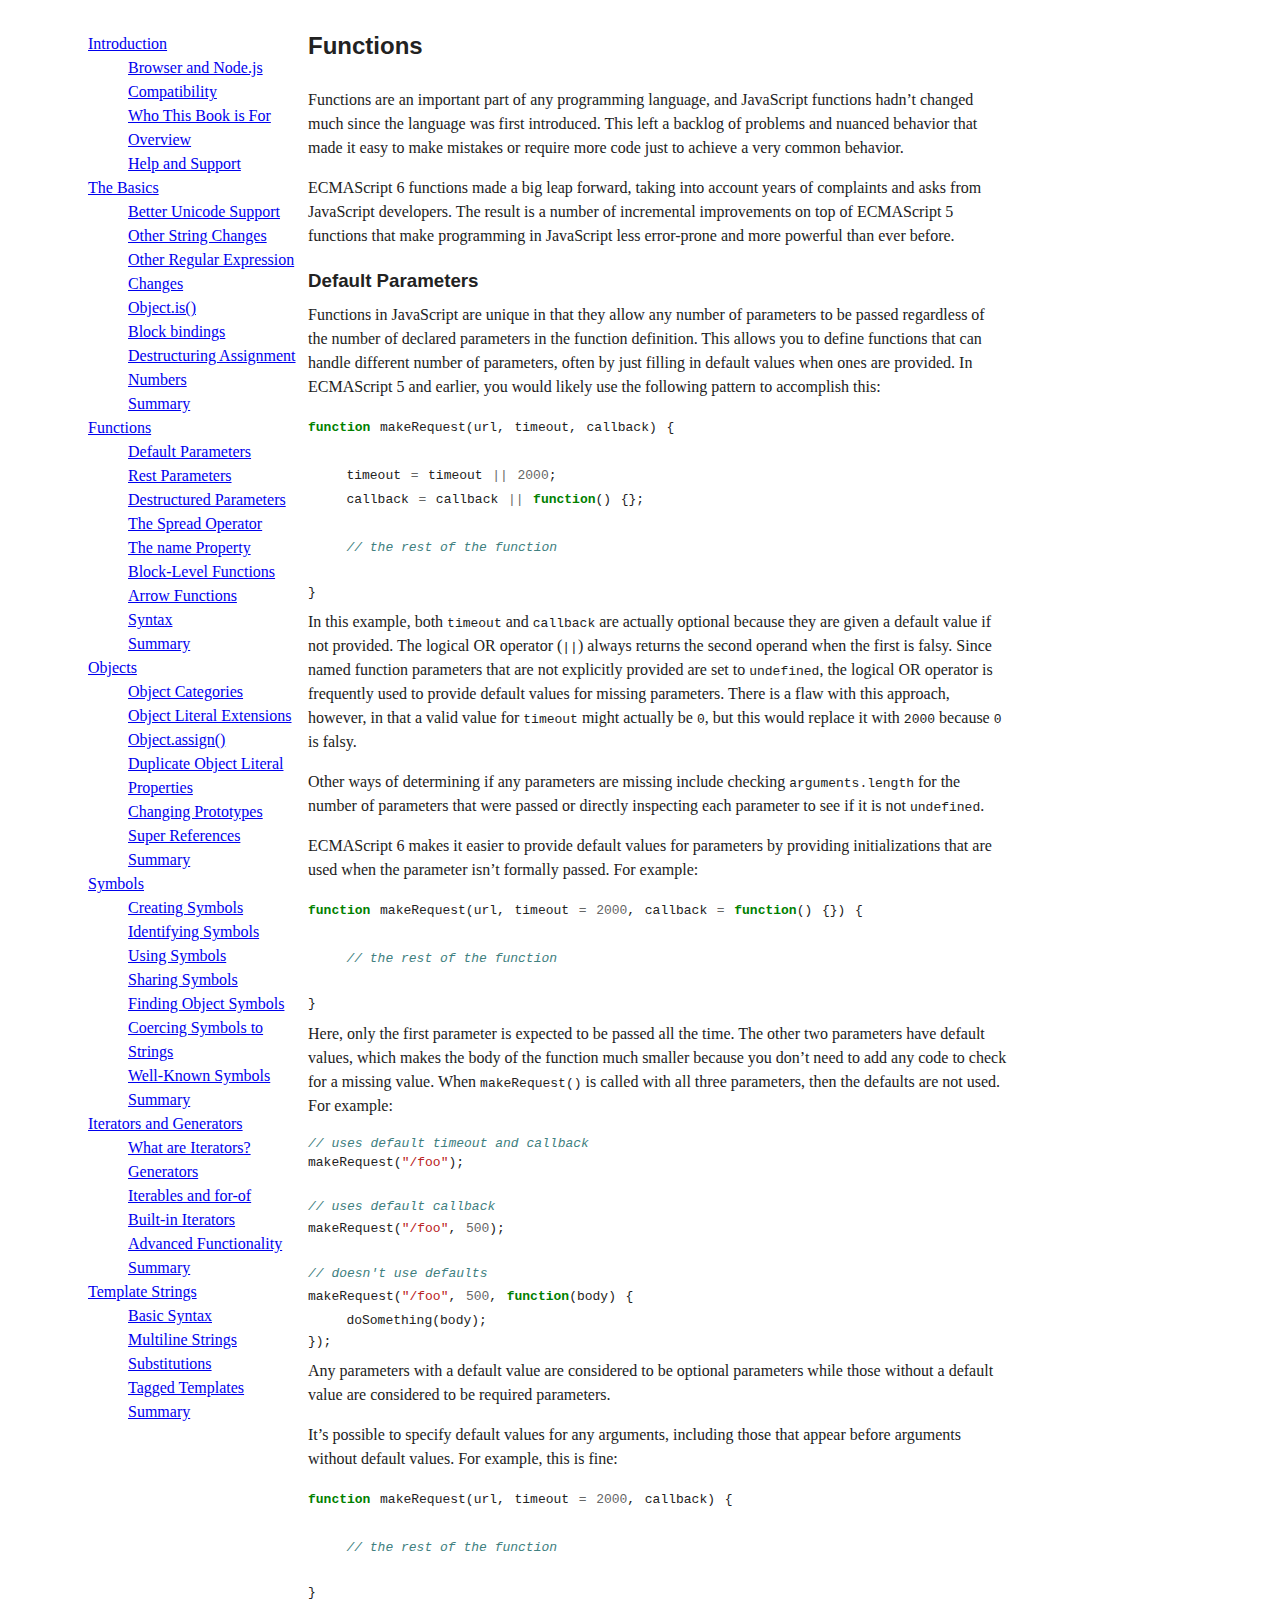
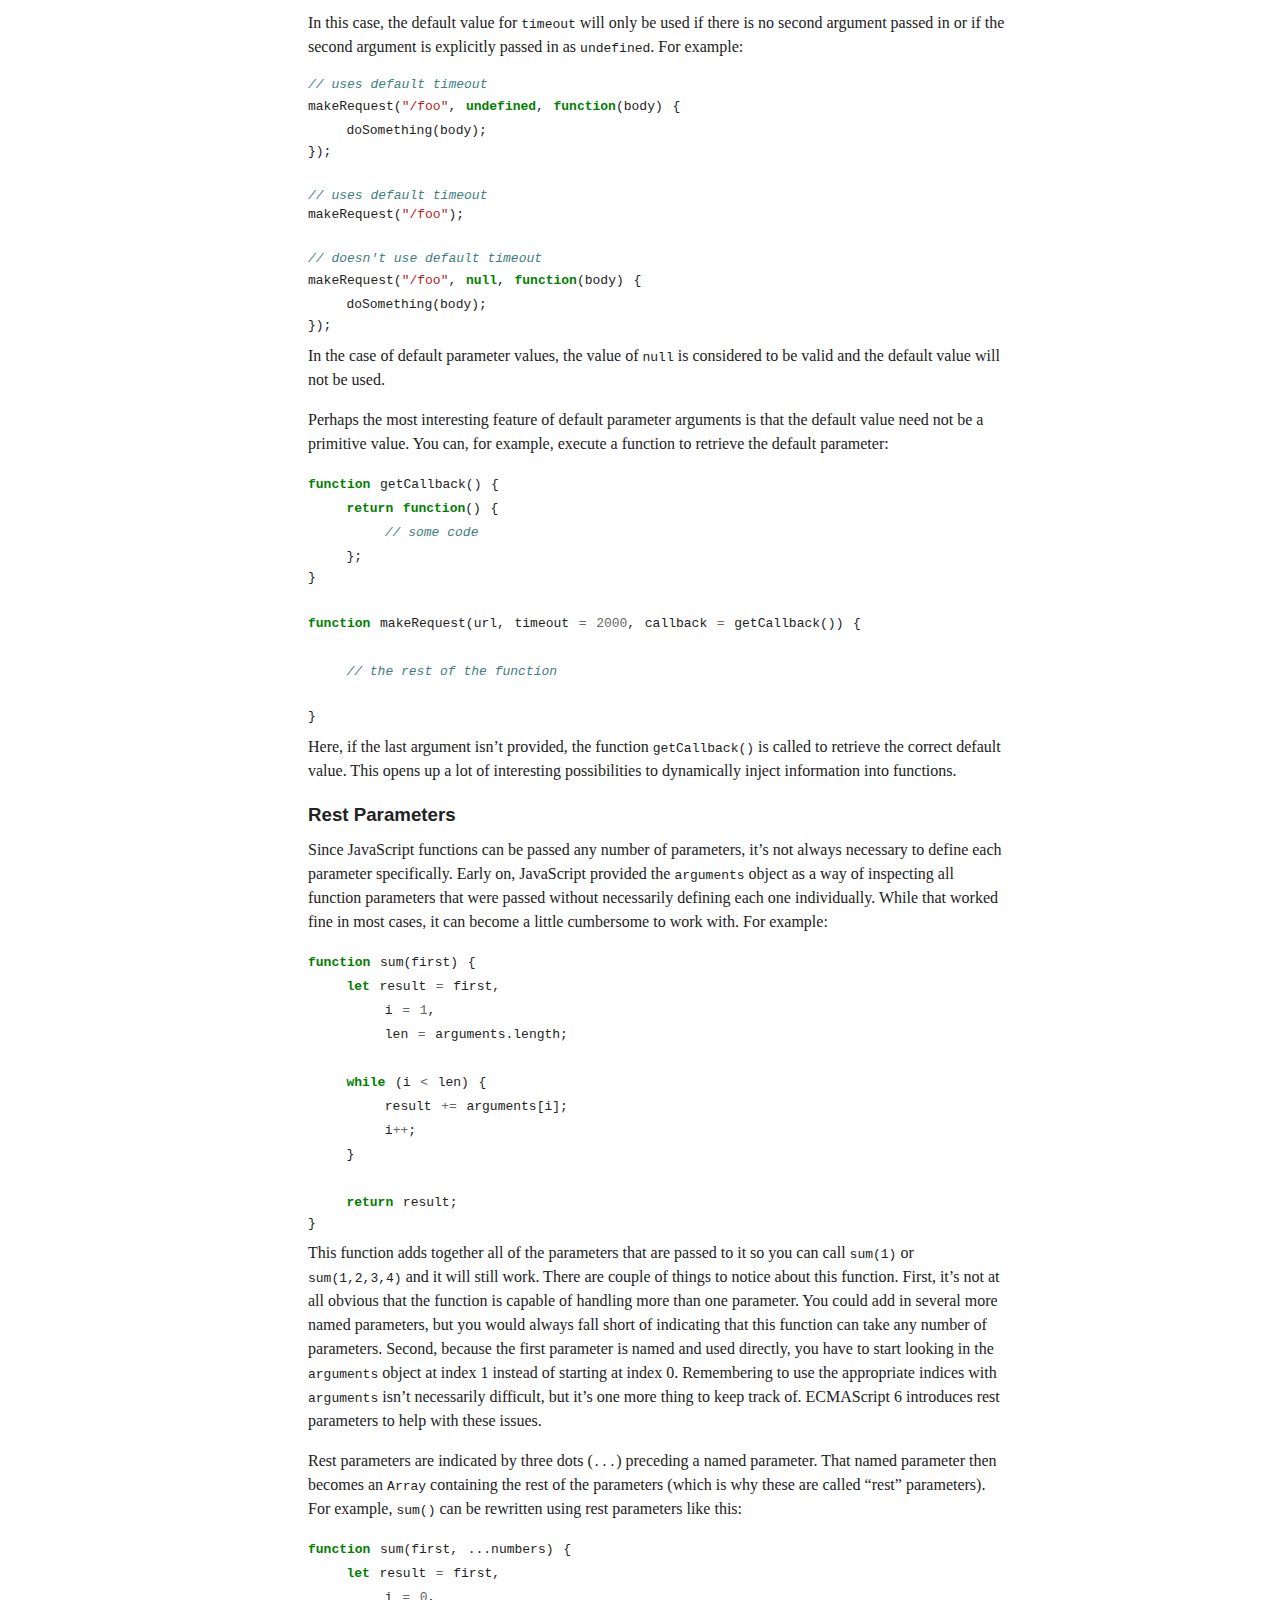
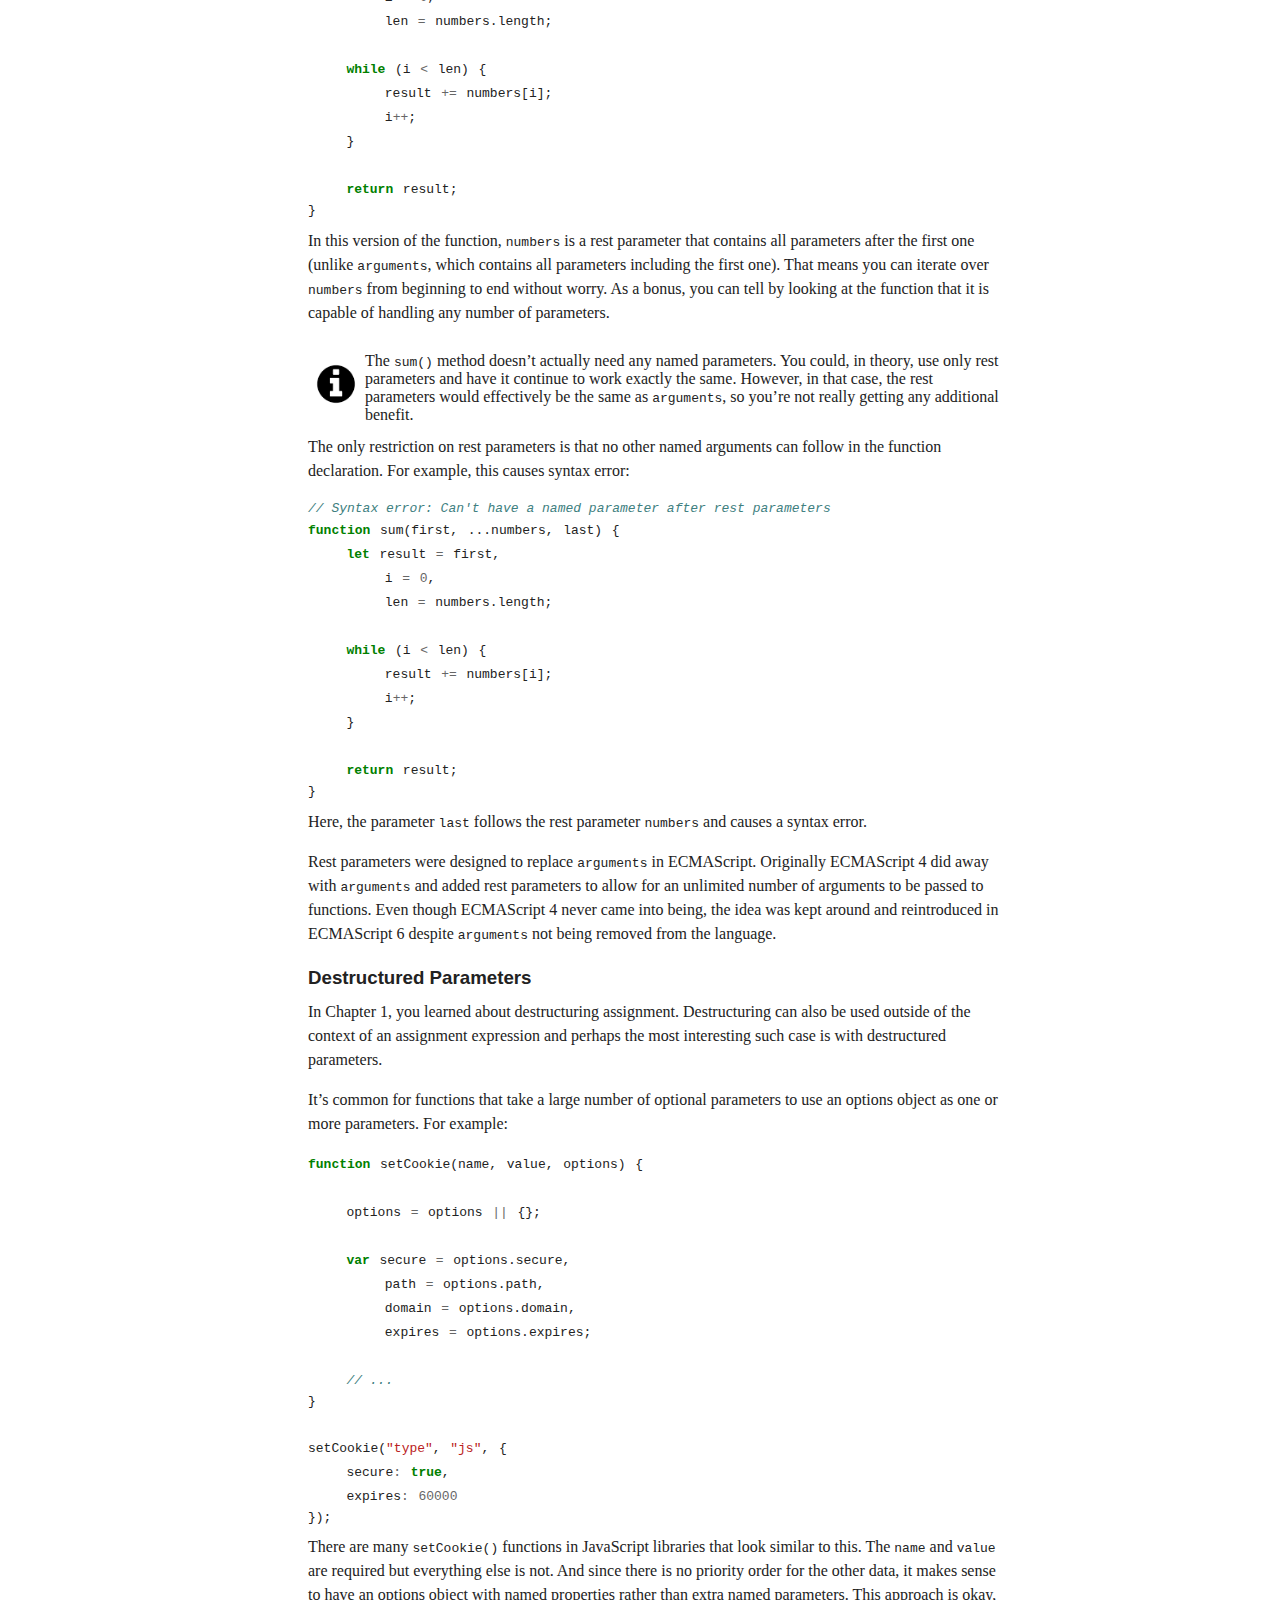
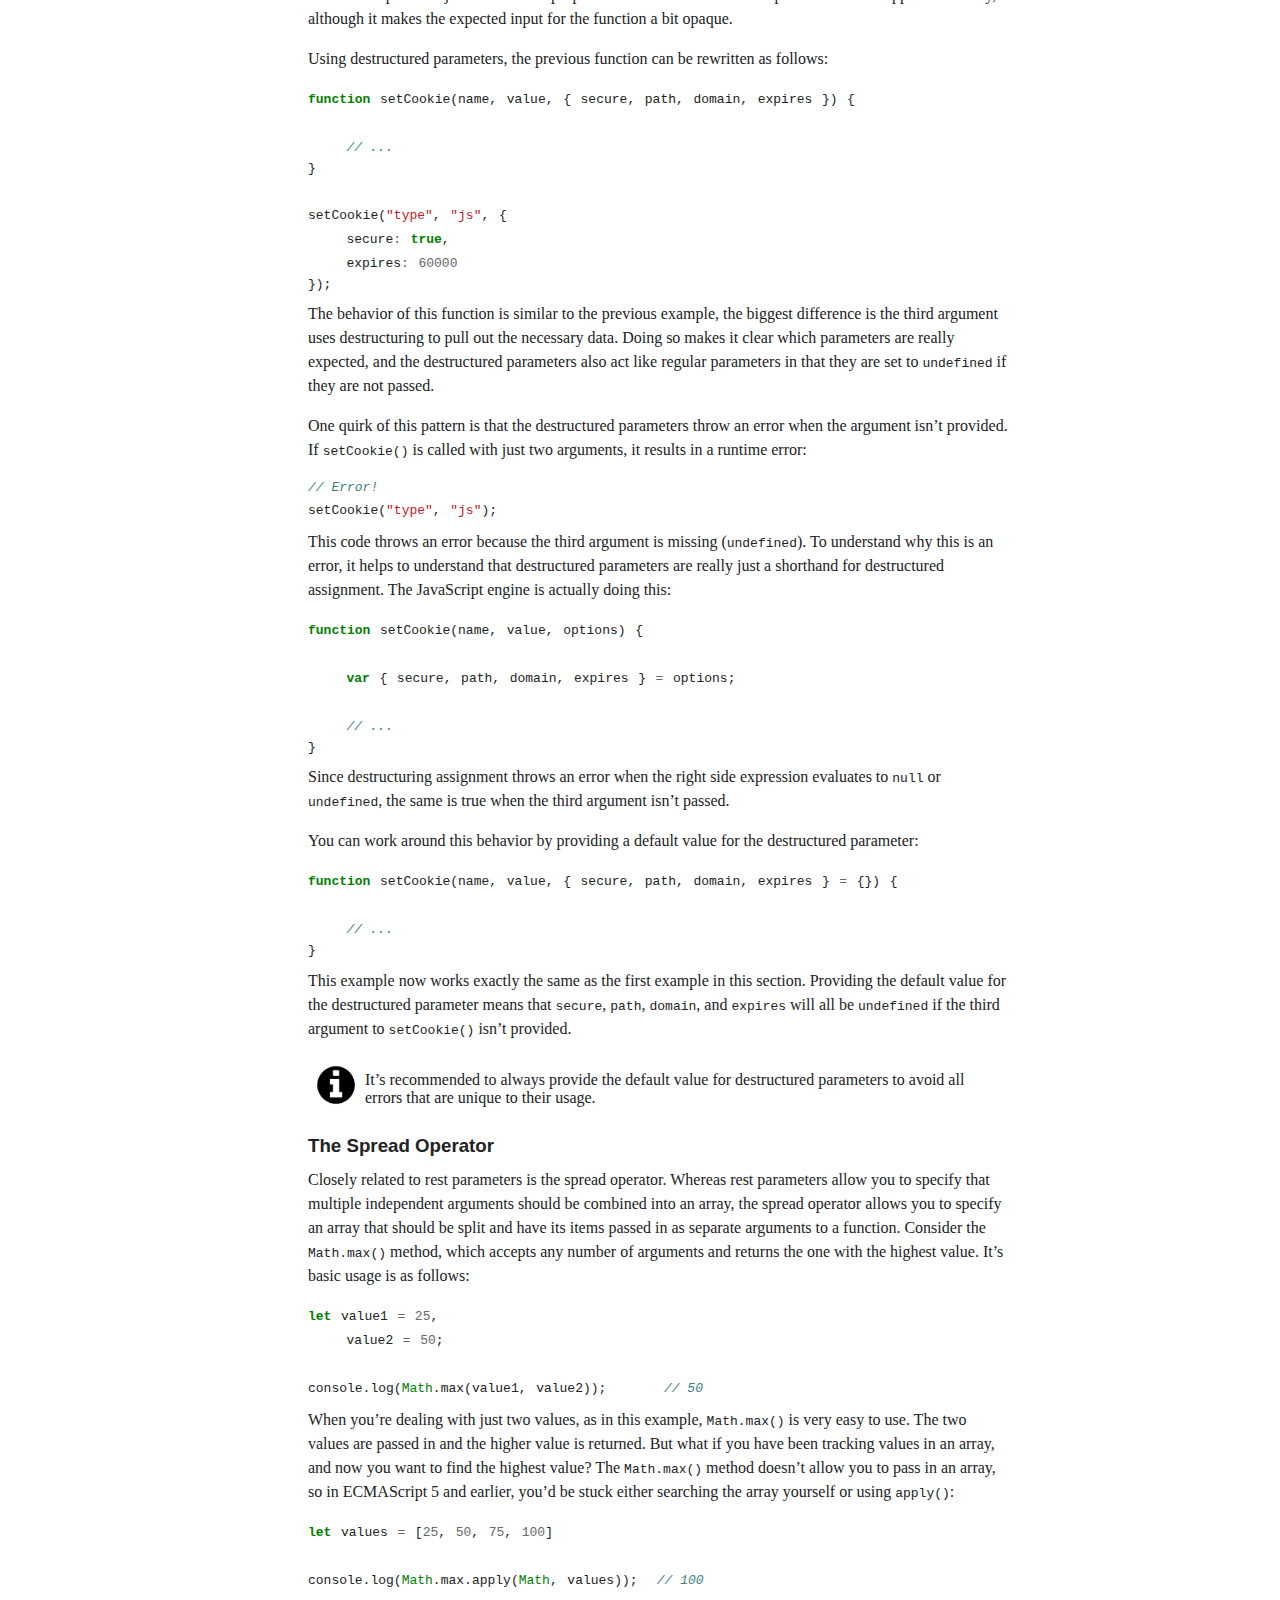
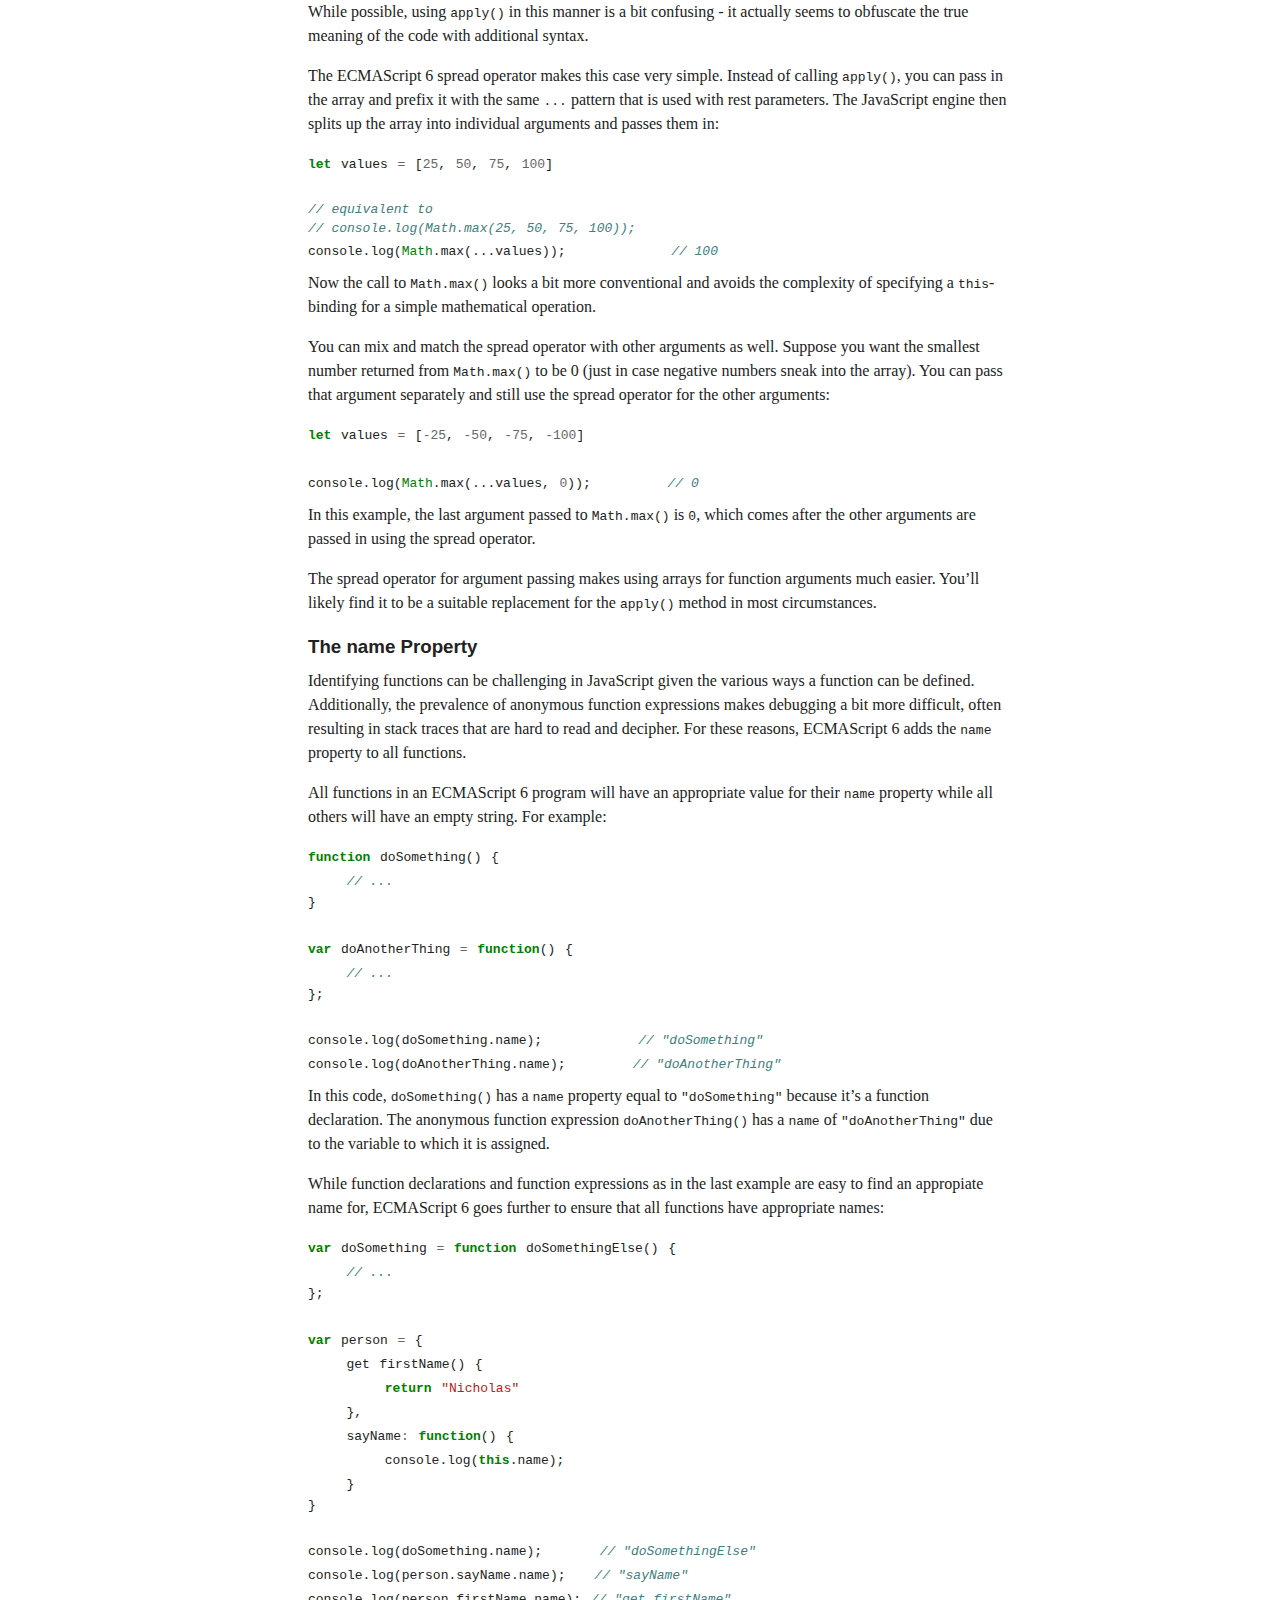
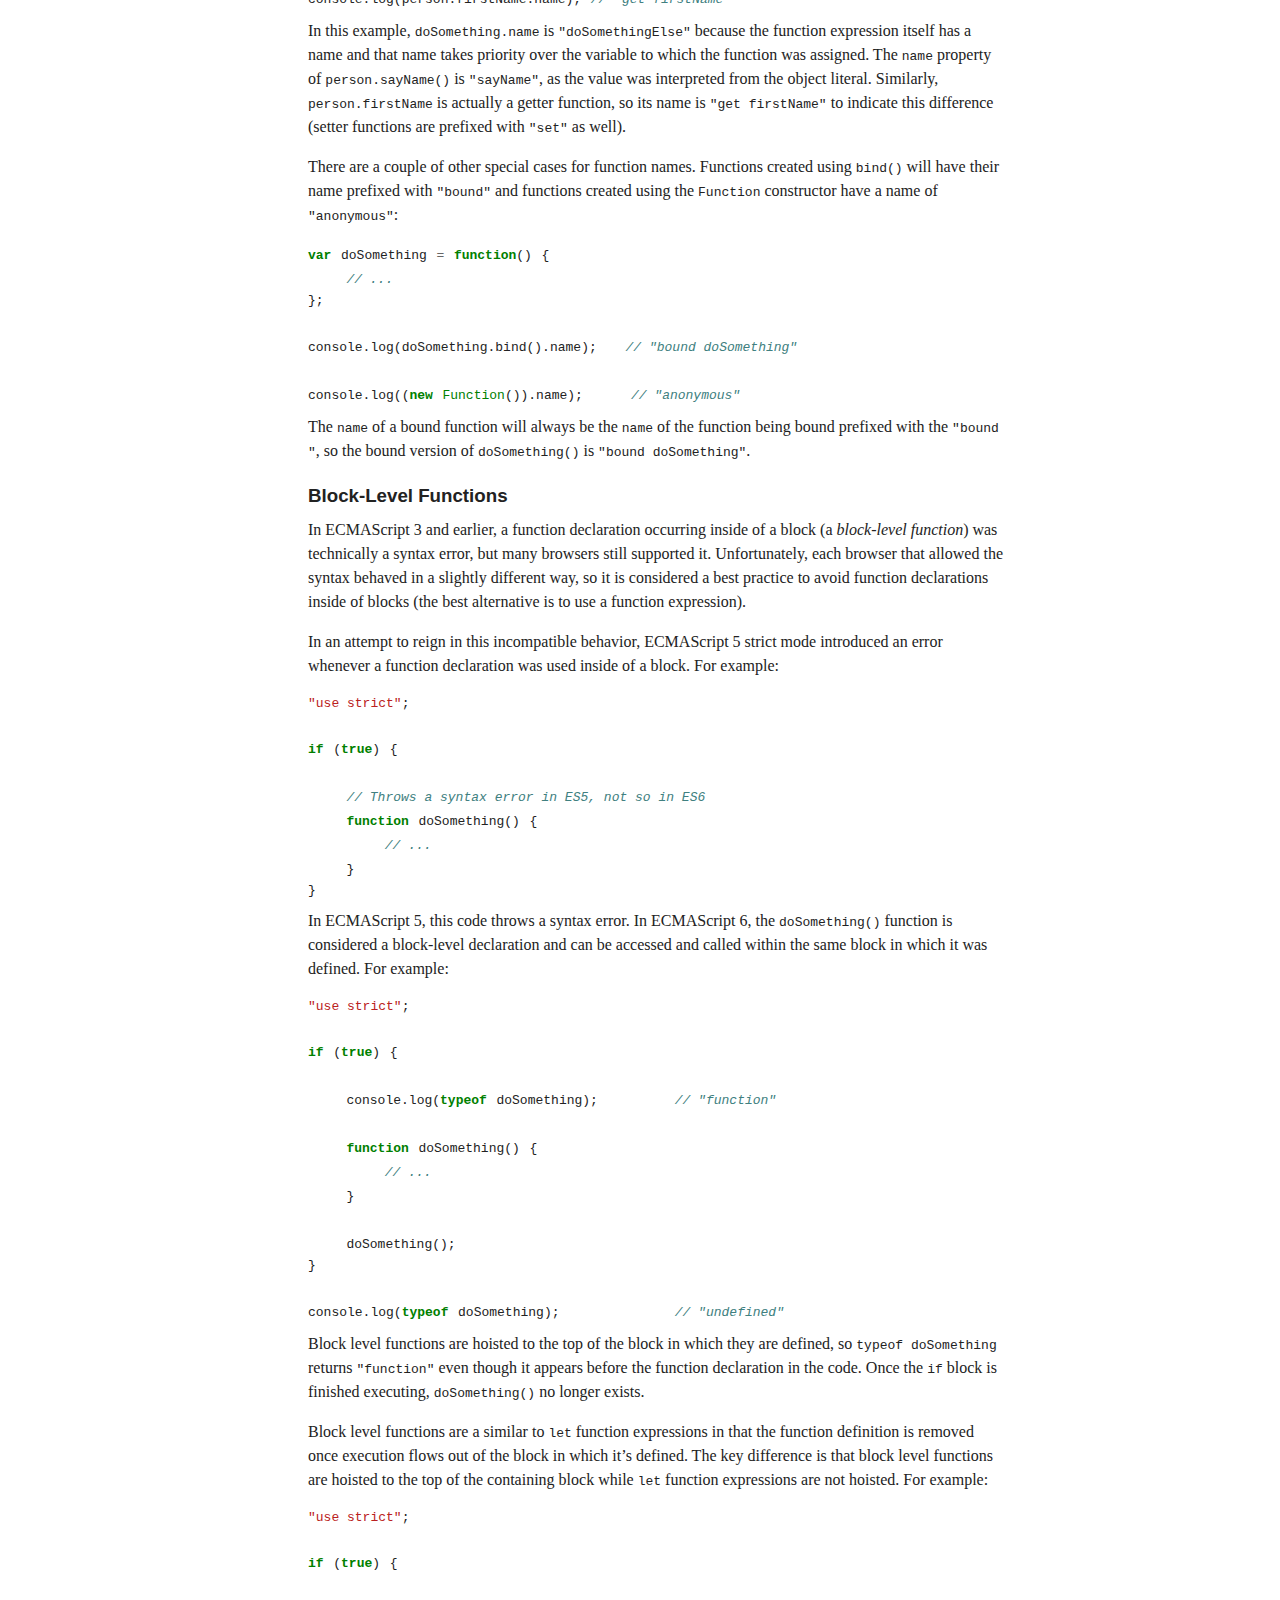
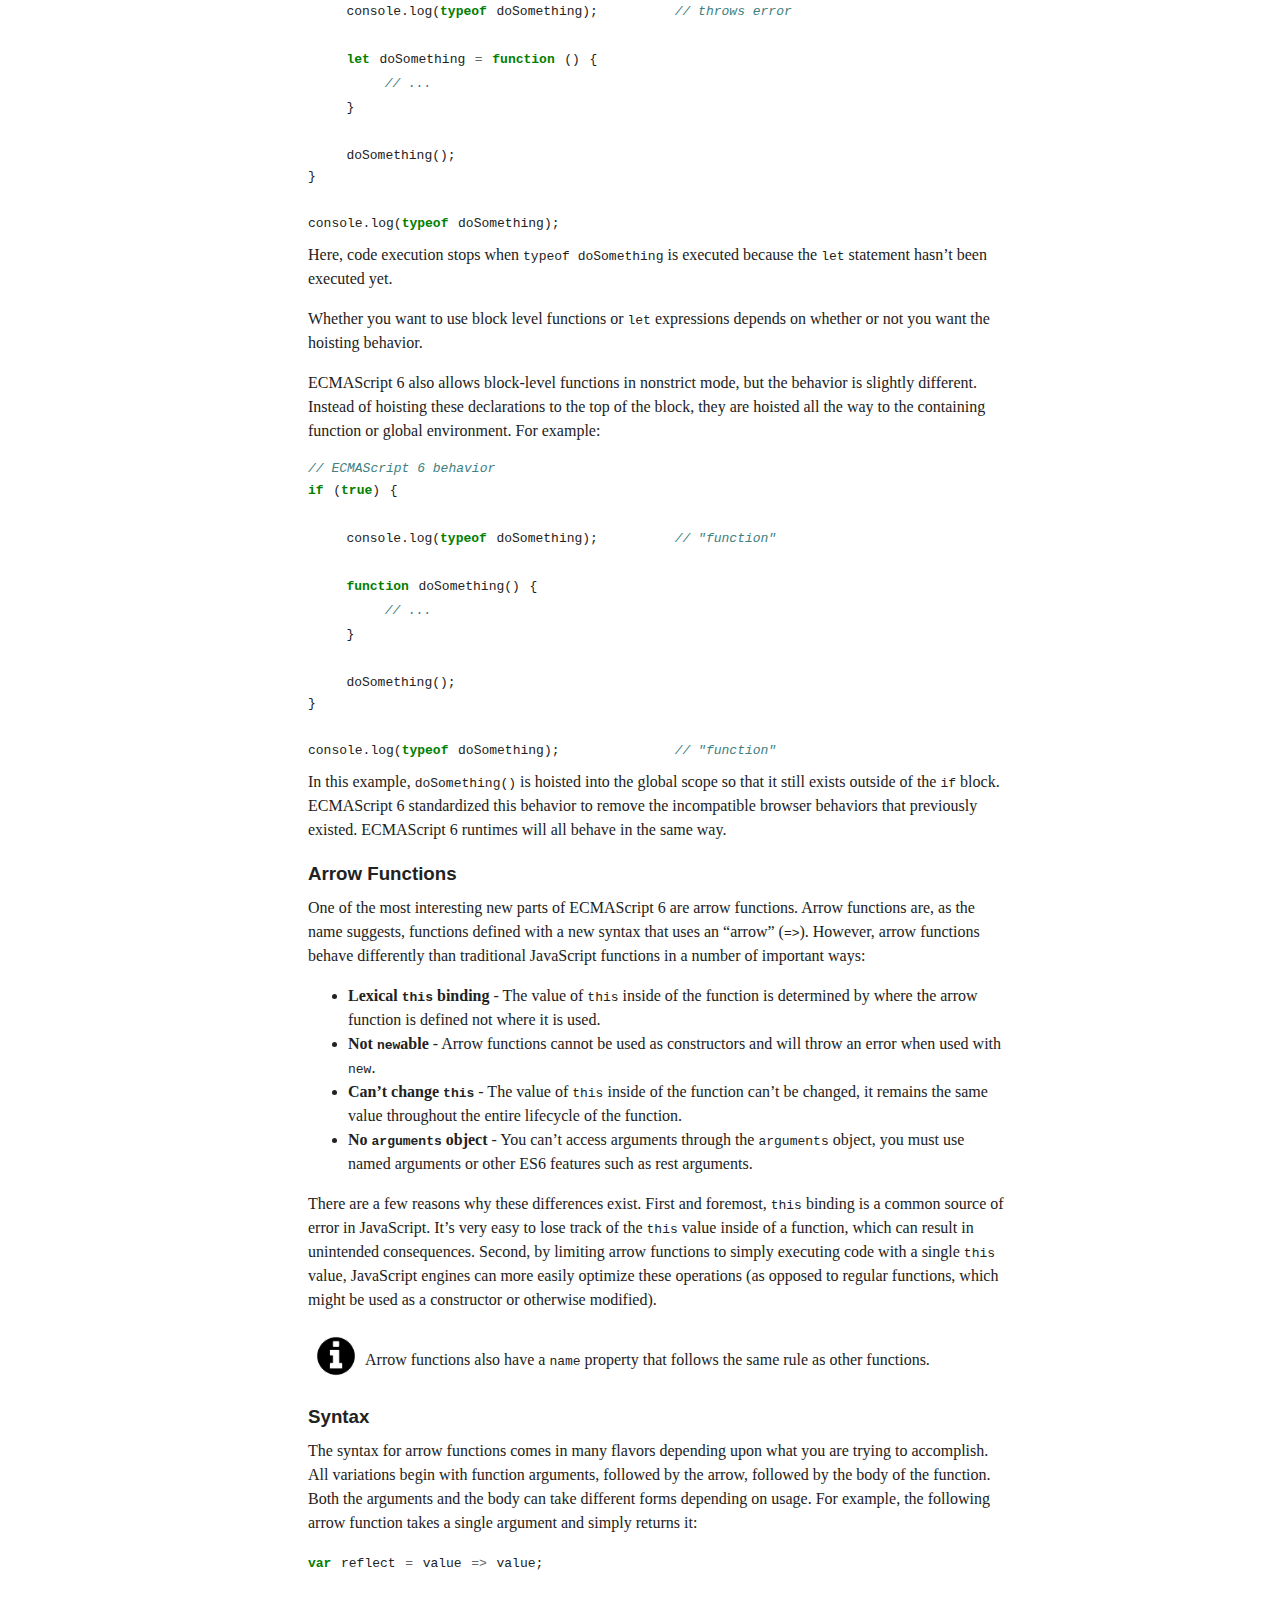
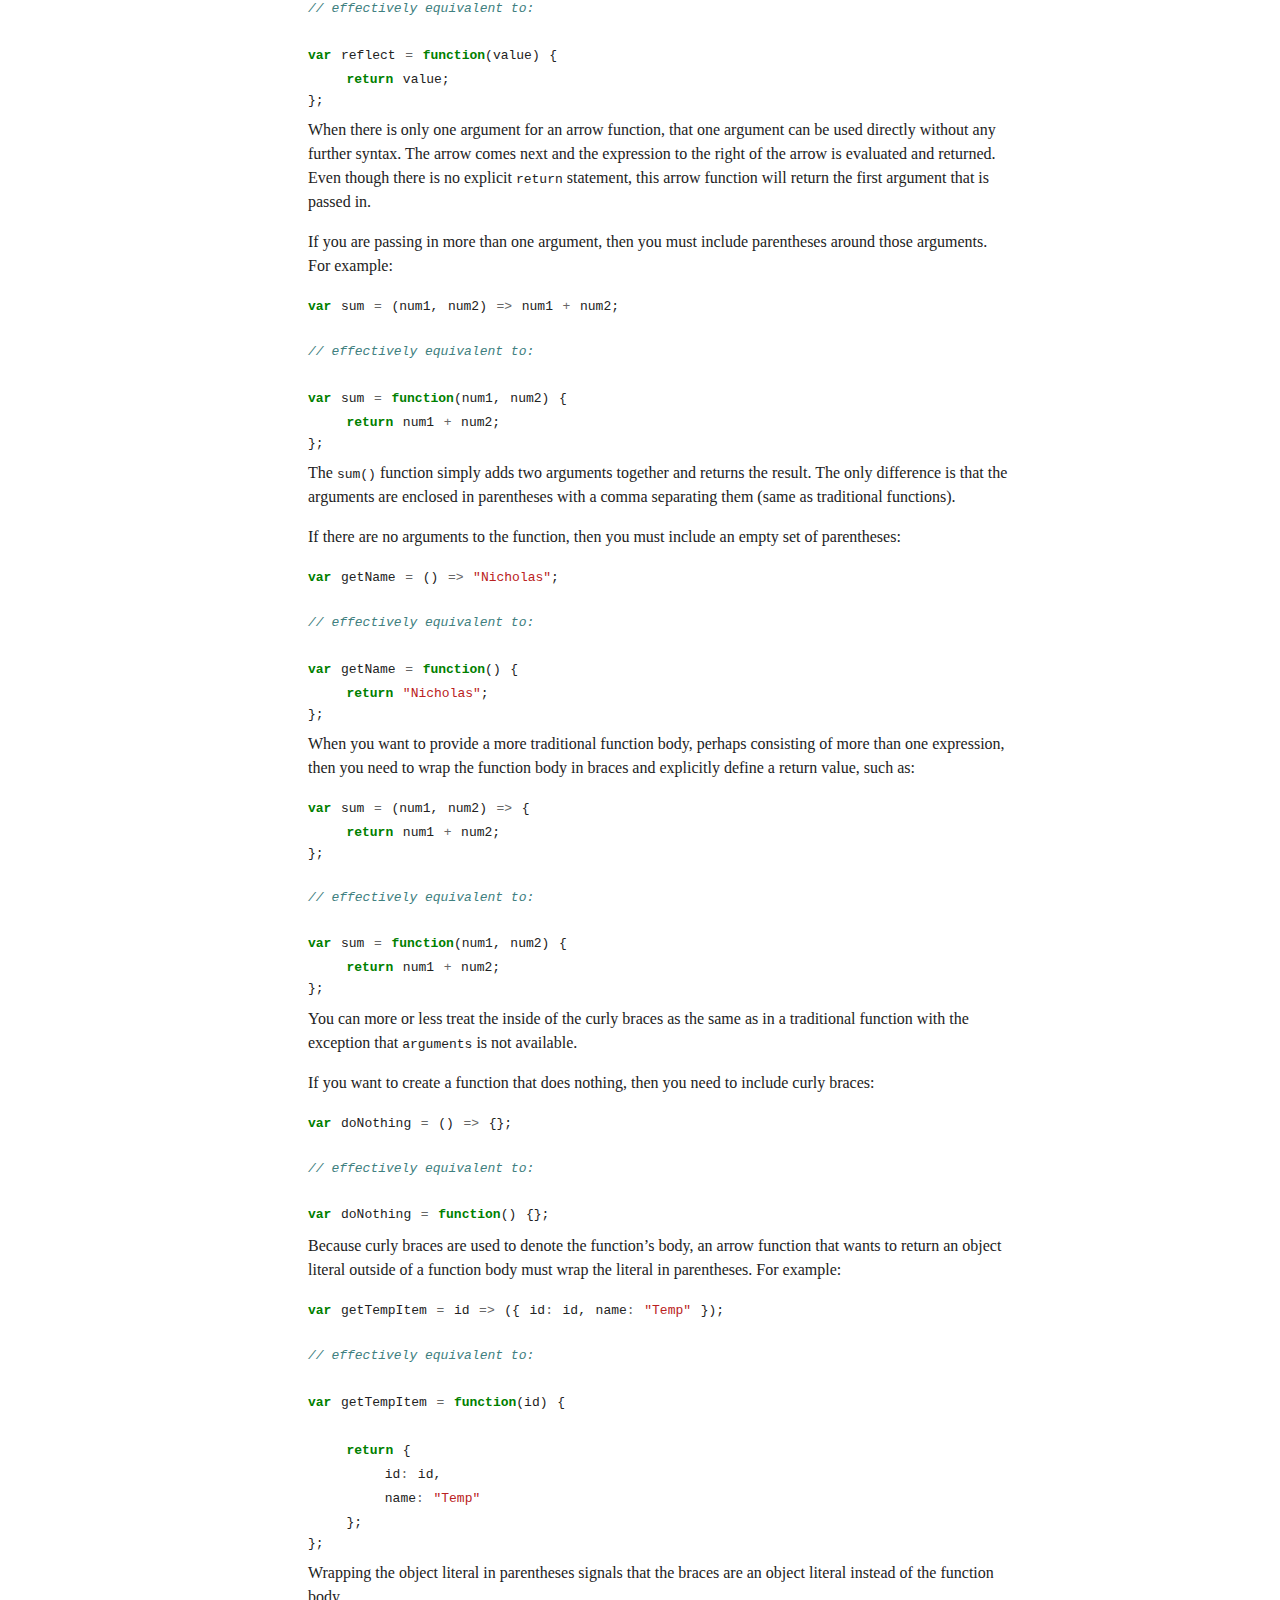
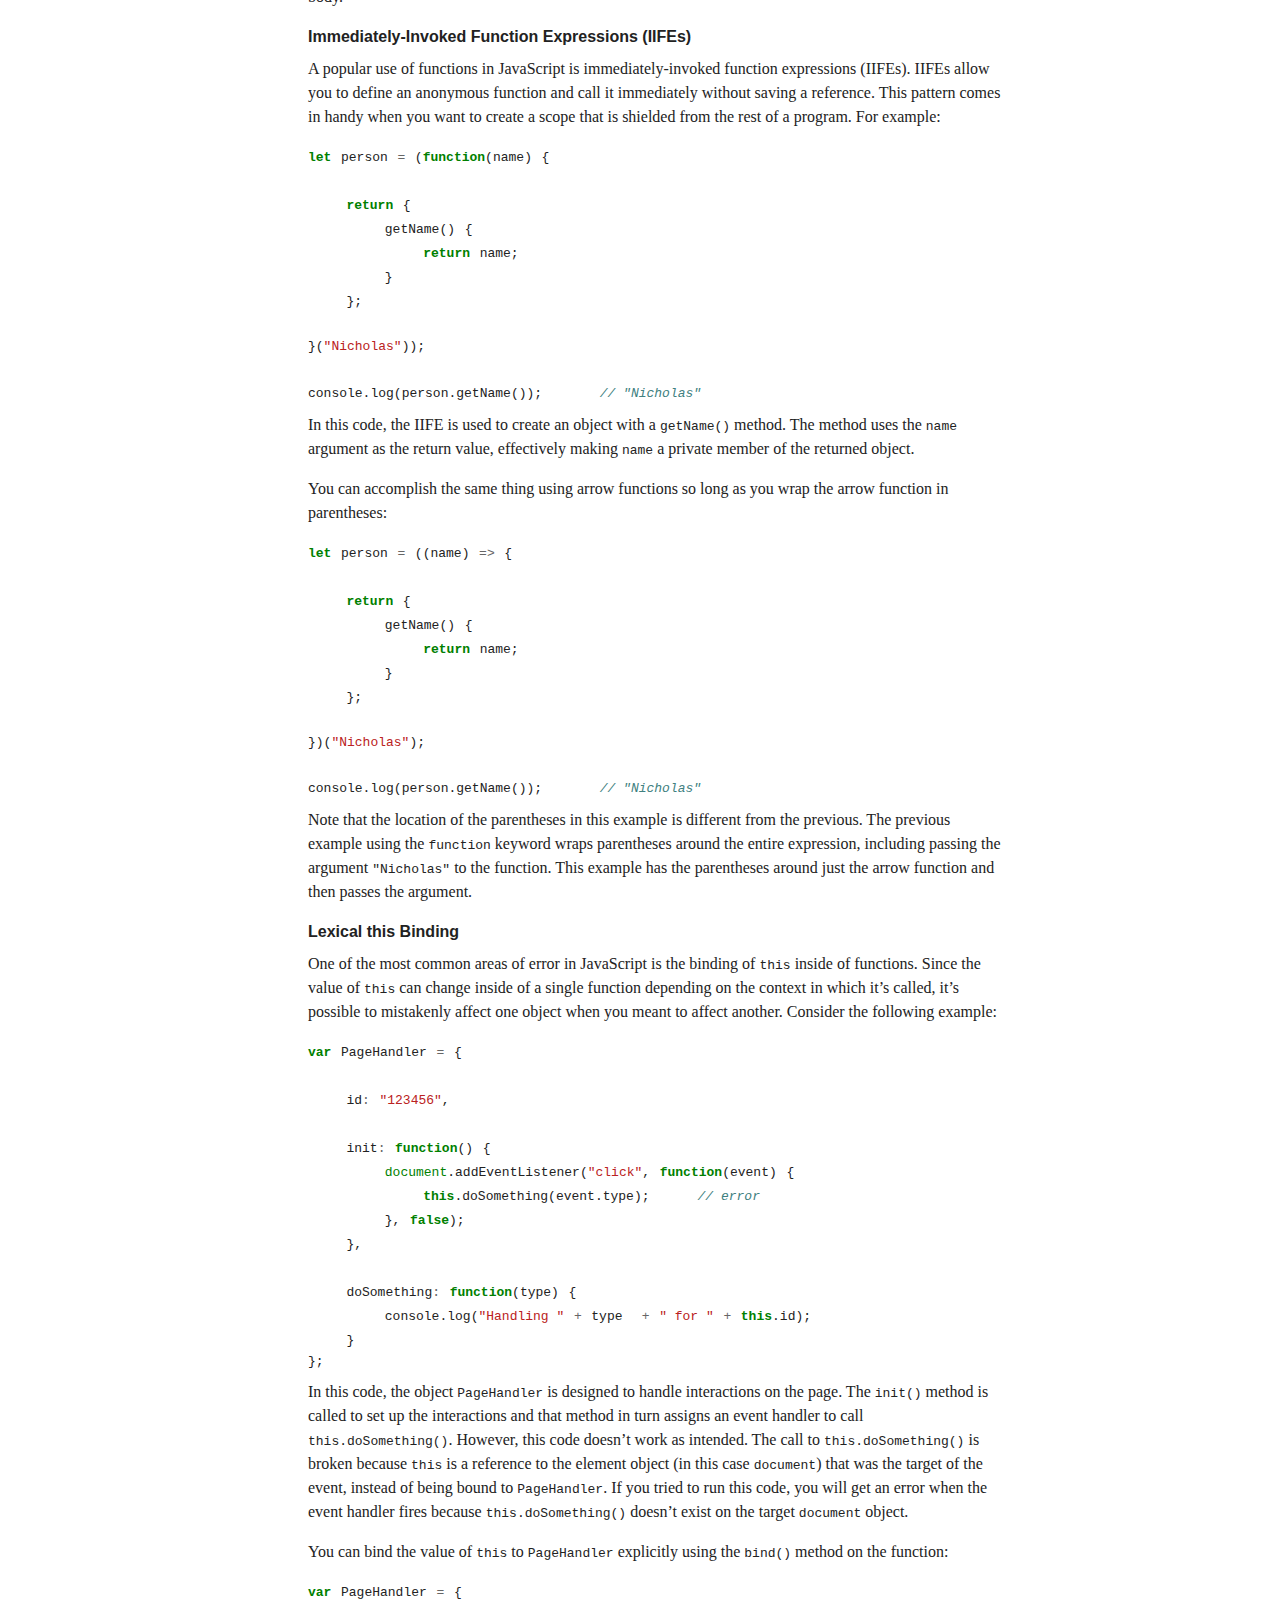
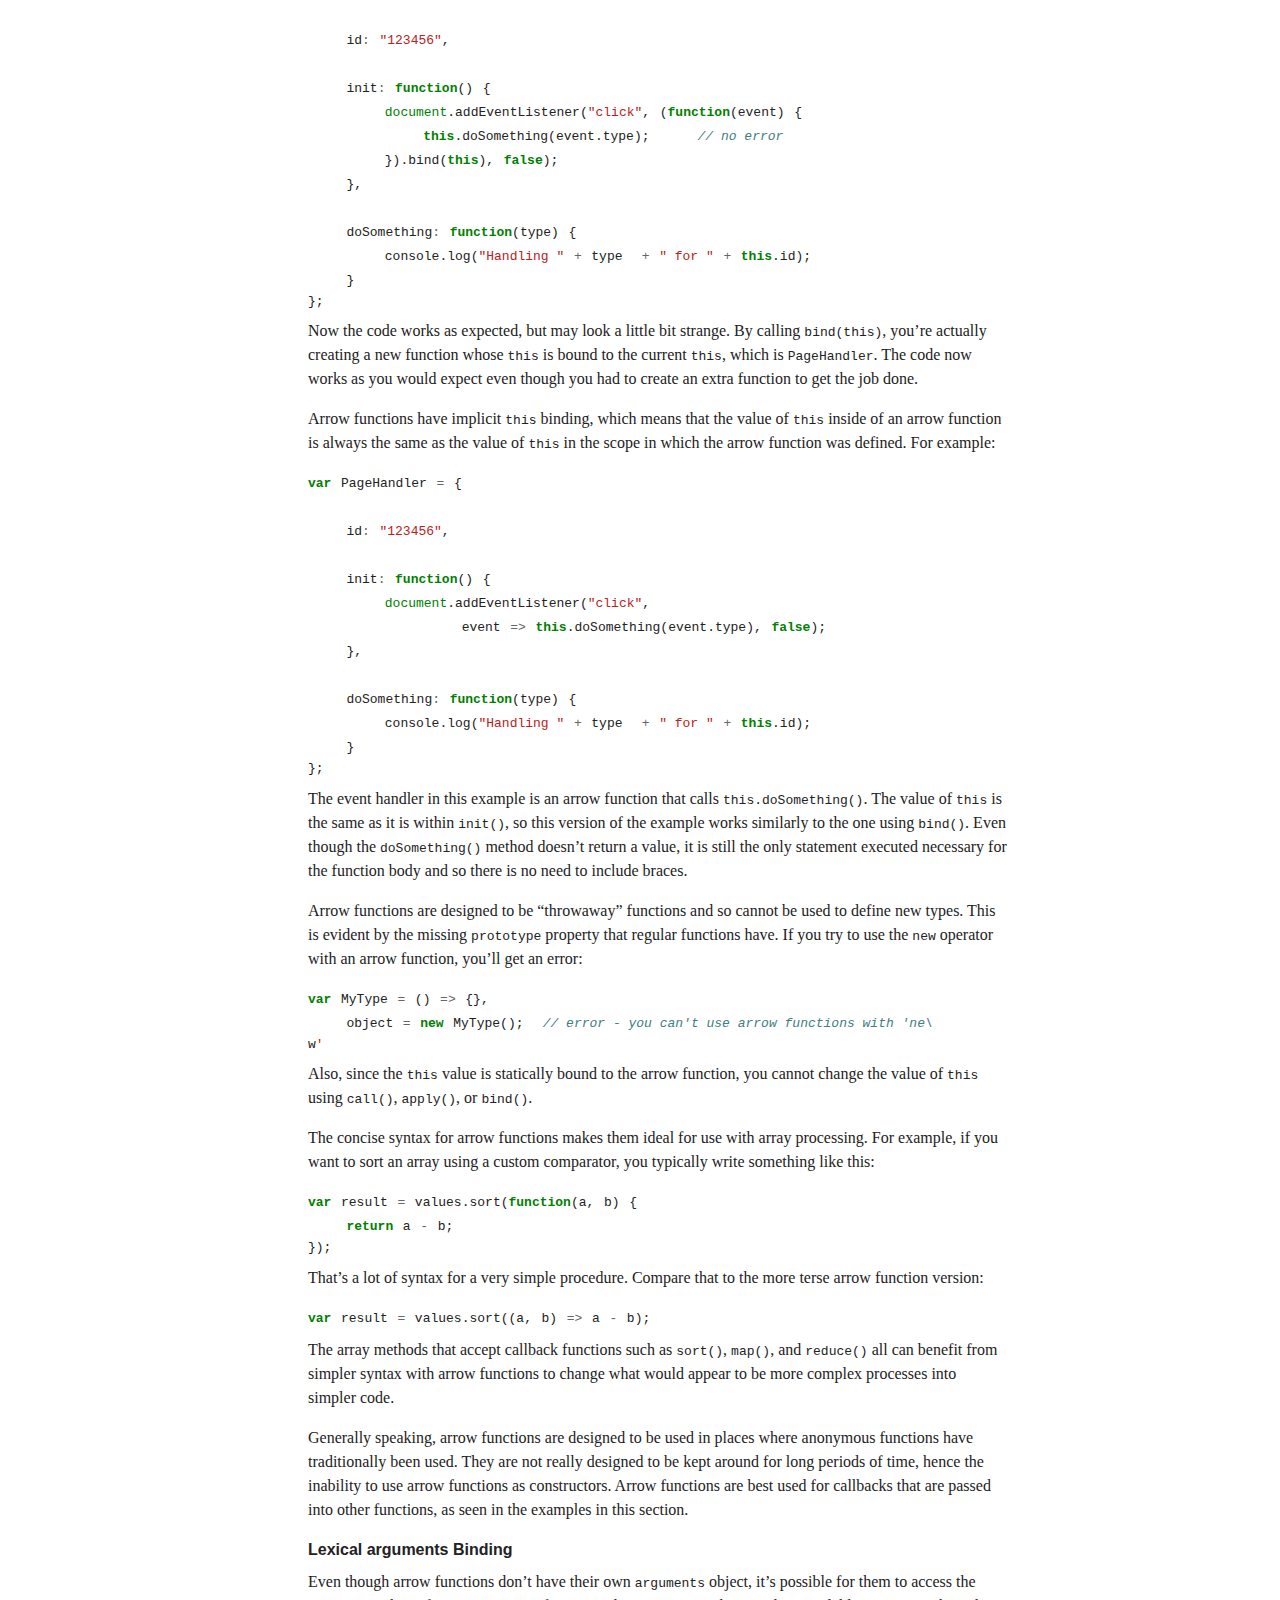
<file: chap02.html>
<html lang="en">
<head>
<title>Functions</title>
<meta charset="utf-8">
<link href="stylesheet.css" type="text/css" rel="stylesheet" />
</head>
<body>
<div id="leanpub-toc">
<h2></h2>
<ol class="toc">
<ul class='toc no-parts'>
  <li>
    <a href='chap00.html#leanpub-auto-introduction'>Introduction</a>
    <ul>
      <li>
        <a href='chap00.html#leanpub-auto-browser-and-nodejs-compatibility'>Browser and Node.js Compatibility</a>
      </li>
      <li>
        <a href='chap00.html#leanpub-auto-who-this-book-is-for'>Who This Book is For</a>
      </li>
      <li>
        <a href='chap00.html#leanpub-auto-overview'>Overview</a>
      </li>
      <li>
        <a href='chap00.html#leanpub-auto-help-and-support'>Help and Support</a>
      </li>
    </ul>
  </li>
  <li>
    <a href='chap01.html#leanpub-auto-the-basics'>The Basics</a>
    <ul>
      <li>
        <a href='chap01.html#leanpub-auto-better-unicode-support'>Better Unicode Support</a>
      </li>
      <li>
        <a href='chap01.html#leanpub-auto-other-string-changes'>Other String Changes</a>
      </li>
      <li>
        <a href='chap01.html#leanpub-auto-other-regular-expression-changes'>Other Regular Expression Changes</a>
      </li>
      <li>
        <a href='chap01.html#leanpub-auto-objectis'>Object.is()</a>
      </li>
      <li>
        <a href='chap01.html#leanpub-auto-block-bindings'>Block bindings</a>
      </li>
      <li>
        <a href='chap01.html#leanpub-auto-destructuring-assignment'>Destructuring Assignment</a>
      </li>
      <li>
        <a href='chap01.html#leanpub-auto-numbers'>Numbers</a>
      </li>
      <li>
        <a href='chap01.html#leanpub-auto-summary'>Summary</a>
      </li>
    </ul>
  </li>
  <li>
    <a href='chap02.html#leanpub-auto-functions'>Functions</a>
    <ul>
      <li>
        <a href='chap02.html#leanpub-auto-default-parameters'>Default Parameters</a>
      </li>
      <li>
        <a href='chap02.html#leanpub-auto-rest-parameters'>Rest Parameters</a>
      </li>
      <li>
        <a href='chap02.html#leanpub-auto-destructured-parameters'>Destructured Parameters</a>
      </li>
      <li>
        <a href='chap02.html#leanpub-auto-the-spread-operator'>The Spread Operator</a>
      </li>
      <li>
        <a href='chap02.html#leanpub-auto-the-name-property'>The name Property</a>
      </li>
      <li>
        <a href='chap02.html#leanpub-auto-block-level-functions'>Block-Level Functions</a>
      </li>
      <li>
        <a href='chap02.html#leanpub-auto-arrow-functions'>Arrow Functions</a>
      </li>
      <li>
        <a href='chap02.html#leanpub-auto-syntax'>Syntax</a>
      </li>
      <li>
        <a href='chap02.html#leanpub-auto-summary-1'>Summary</a>
      </li>
    </ul>
  </li>
  <li>
    <a href='chap03.html#leanpub-auto-objects'>Objects</a>
    <ul>
      <li>
        <a href='chap03.html#leanpub-auto-object-categories'>Object Categories</a>
      </li>
      <li>
        <a href='chap03.html#leanpub-auto-object-literal-extensions'>Object Literal Extensions</a>
      </li>
      <li>
        <a href='chap03.html#leanpub-auto-objectassign'>Object.assign()</a>
      </li>
      <li>
        <a href='chap03.html#leanpub-auto-duplicate-object-literal-properties'>Duplicate Object Literal Properties</a>
      </li>
      <li>
        <a href='chap03.html#leanpub-auto-changing-prototypes'>Changing Prototypes</a>
      </li>
      <li>
        <a href='chap03.html#leanpub-auto-super-references'>Super References</a>
      </li>
      <li>
        <a href='chap03.html#leanpub-auto-summary-2'>Summary</a>
      </li>
    </ul>
  </li>
  <li>
    <a href='chap04.html#leanpub-auto-symbols'>Symbols</a>
    <ul>
      <li>
        <a href='chap04.html#leanpub-auto-creating-symbols'>Creating Symbols</a>
      </li>
      <li>
        <a href='chap04.html#leanpub-auto-identifying-symbols'>Identifying Symbols</a>
      </li>
      <li>
        <a href='chap04.html#leanpub-auto-using-symbols'>Using Symbols</a>
      </li>
      <li>
        <a href='chap04.html#leanpub-auto-sharing-symbols'>Sharing Symbols</a>
      </li>
      <li>
        <a href='chap04.html#leanpub-auto-finding-object-symbols'>Finding Object Symbols</a>
      </li>
      <li>
        <a href='chap04.html#leanpub-auto-coercing-symbols-to-strings'>Coercing Symbols to Strings</a>
      </li>
      <li>
        <a href='chap04.html#leanpub-auto-well-known-symbols'>Well-Known Symbols</a>
      </li>
      <li>
        <a href='chap04.html#leanpub-auto-summary-3'>Summary</a>
      </li>
    </ul>
  </li>
  <li>
    <a href='chap05.html#leanpub-auto-iterators-and-generators'>Iterators and Generators</a>
    <ul>
      <li>
        <a href='chap05.html#leanpub-auto-what-are-iterators'>What are Iterators?</a>
      </li>
      <li>
        <a href='chap05.html#leanpub-auto-generators'>Generators</a>
      </li>
      <li>
        <a href='chap05.html#leanpub-auto-iterables-and-for-of'>Iterables and for-of</a>
      </li>
      <li>
        <a href='chap05.html#leanpub-auto-built-in-iterators'>Built-in Iterators</a>
      </li>
      <li>
        <a href='chap05.html#leanpub-auto-advanced-functionality'>Advanced Functionality</a>
      </li>
      <li>
        <a href='chap05.html#leanpub-auto-summary-4'>Summary</a>
      </li>
    </ul>
  </li>
  <li>
    <a href='chap06.html#leanpub-auto-template-strings'>Template Strings</a>
    <ul>
      <li>
        <a href='chap06.html#leanpub-auto-basic-syntax'>Basic Syntax</a>
      </li>
      <li>
        <a href='chap06.html#leanpub-auto-multiline-strings'>Multiline Strings</a>
      </li>
      <li>
        <a href='chap06.html#leanpub-auto-substitutions'>Substitutions</a>
      </li>
      <li>
        <a href='chap06.html#leanpub-auto-tagged-templates'>Tagged Templates</a>
      </li>
      <li>
        <a href='chap06.html#leanpub-auto-summary-5'>Summary</a>
      </li>
    </ul>
  </li>
</ul>

</ol>
</div>
<div id="leanpub-main">
<h2 id="leanpub-auto-functions">Functions</h2>

<p>Functions are an important part of any programming language, and JavaScript functions hadn’t changed much since the language was first introduced. This left a backlog of problems and nuanced behavior that made it easy to make mistakes or require more code just to achieve a very common behavior.</p>

<p>ECMAScript 6 functions made a big leap forward, taking into account years of complaints and asks from JavaScript developers. The result is a number of incremental improvements on top of ECMAScript 5 functions that make programming in JavaScript less error-prone and more powerful than ever before.</p>

<h3 id="leanpub-auto-default-parameters">Default Parameters</h3>

<p>Functions in JavaScript are unique in that they allow any number of parameters to be passed regardless of the number of declared parameters in the function definition. This allows you to define functions that can handle different number of parameters, often by just filling in default values when ones are provided. In ECMAScript 5 and earlier, you would likely use the following pattern to accomplish this:</p>

<div class="code-block">
<div class="highlight"><pre><code class="kd">function</code> <code class="nx">makeRequest</code><code class="p">(</code><code class="nx">url</code><code class="p">,</code> <code class="nx">timeout</code><code class="p">,</code> <code class="nx">callback</code><code class="p">)</code> <code class="p">{</code>

    <code class="nx">timeout</code> <code class="o">=</code> <code class="nx">timeout</code> <code class="o">||</code> <code class="mi">2000</code><code class="p">;</code>
    <code class="nx">callback</code> <code class="o">=</code> <code class="nx">callback</code> <code class="o">||</code> <code class="kd">function</code><code class="p">()</code> <code class="p">{};</code>

    <code class="c1">// the rest of the function</code>

<code class="p">}</code>
</pre></div>

</div>

<p>In this example, both <code>timeout</code> and <code>callback</code> are actually optional because they are given a default value if not provided. The logical OR operator (<code>||</code>) always returns the second operand when the first is falsy. Since named function parameters that are not explicitly provided are set to <code>undefined</code>, the logical OR operator is frequently used to provide default values for missing parameters. There is a flaw with this approach, however, in that a valid value for <code>timeout</code> might actually be <code>0</code>, but this would replace it with <code>2000</code> because <code>0</code> is falsy.</p>

<p>Other ways of determining if any parameters are missing include checking <code>arguments.length</code> for the number of parameters that were passed or directly inspecting each parameter to see if it is not <code>undefined</code>.</p>

<p>ECMAScript 6 makes it easier to provide default values for parameters by providing initializations that are used when the parameter isn’t formally passed. For example:</p>

<div class="code-block">
<div class="highlight"><pre><code class="kd">function</code> <code class="nx">makeRequest</code><code class="p">(</code><code class="nx">url</code><code class="p">,</code> <code class="nx">timeout</code> <code class="o">=</code> <code class="mi">2000</code><code class="p">,</code> <code class="nx">callback</code> <code class="o">=</code> <code class="kd">function</code><code class="p">()</code> <code class="p">{})</code> <code class="p">{</code>

    <code class="c1">// the rest of the function</code>

<code class="p">}</code>
</pre></div>

</div>

<p>Here, only the first parameter is expected to be passed all the time. The other two parameters have default values, which makes the body of the function much smaller because you don’t need to add any code to check for a missing value. When <code>makeRequest()</code> is called with all three parameters, then the defaults are not used. For example:</p>

<div class="code-block">
<div class="highlight"><pre><code class="c1">// uses default timeout and callback</code>
<code class="nx">makeRequest</code><code class="p">(</code><code class="s2">"/foo"</code><code class="p">);</code>

<code class="c1">// uses default callback</code>
<code class="nx">makeRequest</code><code class="p">(</code><code class="s2">"/foo"</code><code class="p">,</code> <code class="mi">500</code><code class="p">);</code>

<code class="c1">// doesn't use defaults</code>
<code class="nx">makeRequest</code><code class="p">(</code><code class="s2">"/foo"</code><code class="p">,</code> <code class="mi">500</code><code class="p">,</code> <code class="kd">function</code><code class="p">(</code><code class="nx">body</code><code class="p">)</code> <code class="p">{</code>
    <code class="nx">doSomething</code><code class="p">(</code><code class="nx">body</code><code class="p">);</code>
<code class="p">});</code>
</pre></div>

</div>

<p>Any parameters with a default value are considered to be optional parameters while those without a default value are considered to be required parameters.</p>

<p>It’s possible to specify default values for any arguments, including those that appear before arguments without default values. For example, this is fine:</p>

<div class="code-block">
<div class="highlight"><pre><code class="kd">function</code> <code class="nx">makeRequest</code><code class="p">(</code><code class="nx">url</code><code class="p">,</code> <code class="nx">timeout</code> <code class="o">=</code> <code class="mi">2000</code><code class="p">,</code> <code class="nx">callback</code><code class="p">)</code> <code class="p">{</code>

    <code class="c1">// the rest of the function</code>

<code class="p">}</code>
</pre></div>

</div>

<p>In this case, the default value for <code>timeout</code> will only be used if there is no second argument passed in or if the second argument is explicitly passed in as <code>undefined</code>. For example:</p>

<div class="code-block">
<div class="highlight"><pre><code class="c1">// uses default timeout</code>
<code class="nx">makeRequest</code><code class="p">(</code><code class="s2">"/foo"</code><code class="p">,</code> <code class="kc">undefined</code><code class="p">,</code> <code class="kd">function</code><code class="p">(</code><code class="nx">body</code><code class="p">)</code> <code class="p">{</code>
    <code class="nx">doSomething</code><code class="p">(</code><code class="nx">body</code><code class="p">);</code>
<code class="p">});</code>

<code class="c1">// uses default timeout</code>
<code class="nx">makeRequest</code><code class="p">(</code><code class="s2">"/foo"</code><code class="p">);</code>

<code class="c1">// doesn't use default timeout</code>
<code class="nx">makeRequest</code><code class="p">(</code><code class="s2">"/foo"</code><code class="p">,</code> <code class="kc">null</code><code class="p">,</code> <code class="kd">function</code><code class="p">(</code><code class="nx">body</code><code class="p">)</code> <code class="p">{</code>
    <code class="nx">doSomething</code><code class="p">(</code><code class="nx">body</code><code class="p">);</code>
<code class="p">});</code>
</pre></div>

</div>

<p>In the case of default parameter values, the value of <code>null</code> is considered to be valid and the default value will not be used.</p>

<p>Perhaps the most interesting feature of default parameter arguments is that the default value need not be a primitive value. You can, for example, execute a function to retrieve the default parameter:</p>

<div class="code-block">
<div class="highlight"><pre><code class="kd">function</code> <code class="nx">getCallback</code><code class="p">()</code> <code class="p">{</code>
    <code class="k">return</code> <code class="kd">function</code><code class="p">()</code> <code class="p">{</code>
        <code class="c1">// some code</code>
    <code class="p">};</code>
<code class="p">}</code>

<code class="kd">function</code> <code class="nx">makeRequest</code><code class="p">(</code><code class="nx">url</code><code class="p">,</code> <code class="nx">timeout</code> <code class="o">=</code> <code class="mi">2000</code><code class="p">,</code> <code class="nx">callback</code> <code class="o">=</code> <code class="nx">getCallback</code><code class="p">())</code> <code class="p">{</code>

    <code class="c1">// the rest of the function</code>

<code class="p">}</code>
</pre></div>

</div>

<p>Here, if the last argument isn’t provided, the function <code>getCallback()</code> is called to retrieve the correct default value. This opens up a lot of interesting possibilities to dynamically inject information into functions.</p>

<h3 id="leanpub-auto-rest-parameters">Rest Parameters</h3>

<p>Since JavaScript functions can be passed any number of parameters, it’s not always necessary to define each parameter specifically. Early on, JavaScript provided the <code>arguments</code> object as a way of inspecting all function parameters that were passed without necessarily defining each one individually. While that worked fine in most cases, it can become a little cumbersome to work with. For example:</p>

<div class="code-block">
<div class="highlight"><pre><code class="kd">function</code> <code class="nx">sum</code><code class="p">(</code><code class="nx">first</code><code class="p">)</code> <code class="p">{</code>
    <code class="kd">let</code> <code class="nx">result</code> <code class="o">=</code> <code class="nx">first</code><code class="p">,</code>
        <code class="nx">i</code> <code class="o">=</code> <code class="mi">1</code><code class="p">,</code>
        <code class="nx">len</code> <code class="o">=</code> <code class="nx">arguments</code><code class="p">.</code><code class="nx">length</code><code class="p">;</code>

    <code class="k">while</code> <code class="p">(</code><code class="nx">i</code> <code class="o">&lt;</code> <code class="nx">len</code><code class="p">)</code> <code class="p">{</code>
        <code class="nx">result</code> <code class="o">+=</code> <code class="nx">arguments</code><code class="p">[</code><code class="nx">i</code><code class="p">];</code>
        <code class="nx">i</code><code class="o">++</code><code class="p">;</code>
    <code class="p">}</code>

    <code class="k">return</code> <code class="nx">result</code><code class="p">;</code>
<code class="p">}</code>
</pre></div>

</div>

<p>This function adds together all of the parameters that are passed to it so you can call <code>sum(1)</code> or <code>sum(1,2,3,4)</code> and it will still work. There are couple of things to notice about this function. First, it’s not at all obvious that the function is capable of handling more than one parameter. You could add in several more named parameters, but you would always fall short of indicating that this function can take any number of parameters. Second, because the first parameter is named and used directly, you have to start looking in the <code>arguments</code> object at index 1 instead of starting at index 0. Remembering to use the appropriate indices with <code>arguments</code> isn’t necessarily difficult, but it’s one more thing to keep track of. ECMAScript 6 introduces rest parameters to help with these issues.</p>

<p>Rest parameters are indicated by three dots (<code>...</code>) preceding a named parameter. That named parameter then becomes an <code>Array</code> containing the rest of the parameters (which is why these are called “rest” parameters). For example, <code>sum()</code> can be rewritten using rest parameters like this:</p>

<div class="code-block">
<div class="highlight"><pre><code class="kd">function</code> <code class="nx">sum</code><code class="p">(</code><code class="nx">first</code><code class="p">,</code> <code class="p">...</code><code class="nx">numbers</code><code class="p">)</code> <code class="p">{</code>
    <code class="kd">let</code> <code class="nx">result</code> <code class="o">=</code> <code class="nx">first</code><code class="p">,</code>
        <code class="nx">i</code> <code class="o">=</code> <code class="mi">0</code><code class="p">,</code>
        <code class="nx">len</code> <code class="o">=</code> <code class="nx">numbers</code><code class="p">.</code><code class="nx">length</code><code class="p">;</code>

    <code class="k">while</code> <code class="p">(</code><code class="nx">i</code> <code class="o">&lt;</code> <code class="nx">len</code><code class="p">)</code> <code class="p">{</code>
        <code class="nx">result</code> <code class="o">+=</code> <code class="nx">numbers</code><code class="p">[</code><code class="nx">i</code><code class="p">];</code>
        <code class="nx">i</code><code class="o">++</code><code class="p">;</code>
    <code class="p">}</code>

    <code class="k">return</code> <code class="nx">result</code><code class="p">;</code>
<code class="p">}</code>
</pre></div>

</div>

<p>In this version of the function, <code>numbers</code> is a rest parameter that contains all parameters after the first one (unlike <code>arguments</code>, which contains all parameters including the first one). That means you can iterate over <code>numbers</code> from beginning to end without worry. As a bonus, you can tell by looking at the function that it is capable of handling any number of parameters.</p>

<table class="information sidebarish">
  <tbody>
    <tr><td class="sidebar-icon">
      <img class="sidebar-image" src="images/leanpub_info-circle.png" alt="information" width="50px" /></td>
    <td>
      <p>The <code>sum()</code> method doesn’t actually need any named parameters. You could, in theory, use only rest parameters and have it continue to work exactly the same. However, in that case, the rest parameters would effectively be the same as <code>arguments</code>, so you’re not really getting any additional benefit.</p>

    </td>
  </tr>
  </tbody>
</table><p>The only restriction on rest parameters is that no other named arguments can follow in the function declaration. For example, this causes syntax error:</p>

<div class="code-block">
<div class="highlight"><pre><code class="c1">// Syntax error: Can't have a named parameter after rest parameters</code>
<code class="kd">function</code> <code class="nx">sum</code><code class="p">(</code><code class="nx">first</code><code class="p">,</code> <code class="p">...</code><code class="nx">numbers</code><code class="p">,</code> <code class="nx">last</code><code class="p">)</code> <code class="p">{</code>
    <code class="kd">let</code> <code class="nx">result</code> <code class="o">=</code> <code class="nx">first</code><code class="p">,</code>
        <code class="nx">i</code> <code class="o">=</code> <code class="mi">0</code><code class="p">,</code>
        <code class="nx">len</code> <code class="o">=</code> <code class="nx">numbers</code><code class="p">.</code><code class="nx">length</code><code class="p">;</code>

    <code class="k">while</code> <code class="p">(</code><code class="nx">i</code> <code class="o">&lt;</code> <code class="nx">len</code><code class="p">)</code> <code class="p">{</code>
        <code class="nx">result</code> <code class="o">+=</code> <code class="nx">numbers</code><code class="p">[</code><code class="nx">i</code><code class="p">];</code>
        <code class="nx">i</code><code class="o">++</code><code class="p">;</code>
    <code class="p">}</code>

    <code class="k">return</code> <code class="nx">result</code><code class="p">;</code>
<code class="p">}</code>
</pre></div>

</div>

<p>Here, the parameter <code>last</code> follows the rest parameter <code>numbers</code> and causes a syntax error.</p>

<p>Rest parameters were designed to replace <code>arguments</code> in ECMAScript. Originally ECMAScript 4 did away with <code>arguments</code> and added rest parameters to allow for an unlimited number of arguments to be passed to functions. Even though ECMAScript 4 never came into being, the idea was kept around and reintroduced in ECMAScript 6 despite <code>arguments</code> not being removed from the language.</p>

<h3 id="leanpub-auto-destructured-parameters">Destructured Parameters</h3>

<p>In Chapter 1, you learned about destructuring assignment. Destructuring can also be used outside of the context of an assignment expression and perhaps the most interesting such case is with destructured parameters.</p>

<p>It’s common for functions that take a large number of optional parameters to use an options object as one or more parameters. For example:</p>

<div class="code-block">
<div class="highlight"><pre><code class="kd">function</code> <code class="nx">setCookie</code><code class="p">(</code><code class="nx">name</code><code class="p">,</code> <code class="nx">value</code><code class="p">,</code> <code class="nx">options</code><code class="p">)</code> <code class="p">{</code>

    <code class="nx">options</code> <code class="o">=</code> <code class="nx">options</code> <code class="o">||</code> <code class="p">{};</code>

    <code class="kd">var</code> <code class="nx">secure</code> <code class="o">=</code> <code class="nx">options</code><code class="p">.</code><code class="nx">secure</code><code class="p">,</code>
        <code class="nx">path</code> <code class="o">=</code> <code class="nx">options</code><code class="p">.</code><code class="nx">path</code><code class="p">,</code>
        <code class="nx">domain</code> <code class="o">=</code> <code class="nx">options</code><code class="p">.</code><code class="nx">domain</code><code class="p">,</code>
        <code class="nx">expires</code> <code class="o">=</code> <code class="nx">options</code><code class="p">.</code><code class="nx">expires</code><code class="p">;</code>

    <code class="c1">// ...</code>
<code class="p">}</code>

<code class="nx">setCookie</code><code class="p">(</code><code class="s2">"type"</code><code class="p">,</code> <code class="s2">"js"</code><code class="p">,</code> <code class="p">{</code>
    <code class="nx">secure</code><code class="o">:</code> <code class="kc">true</code><code class="p">,</code>
    <code class="nx">expires</code><code class="o">:</code> <code class="mi">60000</code>
<code class="p">});</code>
</pre></div>

</div>

<p>There are many <code>setCookie()</code> functions in JavaScript libraries that look similar to this. The <code>name</code> and <code>value</code> are required but everything else is not. And since there is no priority order for the other data, it makes sense to have an options object with named properties rather than extra named parameters. This approach is okay, although it makes the expected input for the function a bit opaque.</p>

<p>Using destructured parameters, the previous function can be rewritten as follows:</p>

<div class="code-block">
<div class="highlight"><pre><code class="kd">function</code> <code class="nx">setCookie</code><code class="p">(</code><code class="nx">name</code><code class="p">,</code> <code class="nx">value</code><code class="p">,</code> <code class="p">{</code> <code class="nx">secure</code><code class="p">,</code> <code class="nx">path</code><code class="p">,</code> <code class="nx">domain</code><code class="p">,</code> <code class="nx">expires</code> <code class="p">})</code> <code class="p">{</code>

    <code class="c1">// ...</code>
<code class="p">}</code>

<code class="nx">setCookie</code><code class="p">(</code><code class="s2">"type"</code><code class="p">,</code> <code class="s2">"js"</code><code class="p">,</code> <code class="p">{</code>
    <code class="nx">secure</code><code class="o">:</code> <code class="kc">true</code><code class="p">,</code>
    <code class="nx">expires</code><code class="o">:</code> <code class="mi">60000</code>
<code class="p">});</code>
</pre></div>

</div>

<p>The behavior of this function is similar to the previous example, the biggest difference is the third argument uses destructuring to pull out the necessary data. Doing so makes it clear which parameters are really expected, and the destructured parameters also act like regular parameters in that they are set to <code>undefined</code> if they are not passed.</p>

<p>One quirk of this pattern is that the destructured parameters throw an error when the argument isn’t provided. If <code>setCookie()</code> is called with just two arguments, it results in a runtime error:</p>

<div class="code-block">
<div class="highlight"><pre><code class="c1">// Error!</code>
<code class="nx">setCookie</code><code class="p">(</code><code class="s2">"type"</code><code class="p">,</code> <code class="s2">"js"</code><code class="p">);</code>
</pre></div>

</div>

<p>This code throws an error because the third argument is missing (<code>undefined</code>). To understand why this is an error, it helps to understand that destructured parameters are really just a shorthand for destructured assignment. The JavaScript engine is actually doing this:</p>

<div class="code-block">
<div class="highlight"><pre><code class="kd">function</code> <code class="nx">setCookie</code><code class="p">(</code><code class="nx">name</code><code class="p">,</code> <code class="nx">value</code><code class="p">,</code> <code class="nx">options</code><code class="p">)</code> <code class="p">{</code>

    <code class="kd">var</code> <code class="p">{</code> <code class="nx">secure</code><code class="p">,</code> <code class="nx">path</code><code class="p">,</code> <code class="nx">domain</code><code class="p">,</code> <code class="nx">expires</code> <code class="p">}</code> <code class="o">=</code> <code class="nx">options</code><code class="p">;</code>

    <code class="c1">// ...</code>
<code class="p">}</code>
</pre></div>

</div>

<p>Since destructuring assignment throws an error when the right side expression evaluates to <code>null</code> or <code>undefined</code>, the same is true when the third argument isn’t passed.</p>

<p>You can work around this behavior by providing a default value for the destructured parameter:</p>

<div class="code-block">
<div class="highlight"><pre><code class="kd">function</code> <code class="nx">setCookie</code><code class="p">(</code><code class="nx">name</code><code class="p">,</code> <code class="nx">value</code><code class="p">,</code> <code class="p">{</code> <code class="nx">secure</code><code class="p">,</code> <code class="nx">path</code><code class="p">,</code> <code class="nx">domain</code><code class="p">,</code> <code class="nx">expires</code> <code class="p">}</code> <code class="o">=</code> <code class="p">{})</code> <code class="p">{</code>

    <code class="c1">// ...</code>
<code class="p">}</code>
</pre></div>

</div>

<p>This example now works exactly the same as the first example in this section. Providing the default value for the destructured parameter means that <code>secure</code>, <code>path</code>, <code>domain</code>, and <code>expires</code> will all be <code>undefined</code> if the third argument to <code>setCookie()</code> isn’t provided.</p>

<table class="information sidebarish">
  <tbody>
    <tr><td class="sidebar-icon">
      <img class="sidebar-image" src="images/leanpub_info-circle.png" alt="information" width="50px" /></td>
    <td>
      <p>It’s recommended to always provide the default value for destructured parameters to avoid all errors that are unique to their usage.</p>

    </td>
  </tr>
  </tbody>
</table><h3 id="leanpub-auto-the-spread-operator">The Spread Operator</h3>

<p>Closely related to rest parameters is the spread operator. Whereas rest parameters allow you to specify that multiple independent arguments should be combined into an array, the spread operator allows you to specify an array that should be split and have its items passed in as separate arguments to a function. Consider the <code>Math.max()</code> method, which accepts any number of arguments and returns the one with the highest value. It’s basic usage is as follows:</p>

<div class="code-block">
<div class="highlight"><pre><code class="kd">let</code> <code class="nx">value1</code> <code class="o">=</code> <code class="mi">25</code><code class="p">,</code>
    <code class="nx">value2</code> <code class="o">=</code> <code class="mi">50</code><code class="p">;</code>

<code class="nx">console</code><code class="p">.</code><code class="nx">log</code><code class="p">(</code><code class="nb">Math</code><code class="p">.</code><code class="nx">max</code><code class="p">(</code><code class="nx">value1</code><code class="p">,</code> <code class="nx">value2</code><code class="p">));</code>      <code class="c1">// 50</code>
</pre></div>

</div>

<p>When you’re dealing with just two values, as in this example, <code>Math.max()</code> is very easy to use. The two values are passed in and the higher value is returned. But what if you have been tracking values in an array, and now you want to find the highest value? The <code>Math.max()</code> method doesn’t allow you to pass in an array, so in ECMAScript 5 and earlier, you’d be stuck either searching the array yourself or using <code>apply()</code>:</p>

<div class="code-block">
<div class="highlight"><pre><code class="kd">let</code> <code class="nx">values</code> <code class="o">=</code> <code class="p">[</code><code class="mi">25</code><code class="p">,</code> <code class="mi">50</code><code class="p">,</code> <code class="mi">75</code><code class="p">,</code> <code class="mi">100</code><code class="p">]</code>

<code class="nx">console</code><code class="p">.</code><code class="nx">log</code><code class="p">(</code><code class="nb">Math</code><code class="p">.</code><code class="nx">max</code><code class="p">.</code><code class="nx">apply</code><code class="p">(</code><code class="nb">Math</code><code class="p">,</code> <code class="nx">values</code><code class="p">));</code>  <code class="c1">// 100</code>
</pre></div>

</div>

<p>While possible, using <code>apply()</code> in this manner is a bit confusing - it actually seems to obfuscate the true meaning of the code with additional syntax.</p>

<p>The ECMAScript 6 spread operator makes this case very simple. Instead of calling <code>apply()</code>, you can pass in the array and prefix it with the same <code>...</code> pattern that is used with rest parameters. The JavaScript engine then splits up the array into individual arguments and passes them in:</p>

<div class="code-block">
<div class="highlight"><pre><code class="kd">let</code> <code class="nx">values</code> <code class="o">=</code> <code class="p">[</code><code class="mi">25</code><code class="p">,</code> <code class="mi">50</code><code class="p">,</code> <code class="mi">75</code><code class="p">,</code> <code class="mi">100</code><code class="p">]</code>

<code class="c1">// equivalent to</code>
<code class="c1">// console.log(Math.max(25, 50, 75, 100));</code>
<code class="nx">console</code><code class="p">.</code><code class="nx">log</code><code class="p">(</code><code class="nb">Math</code><code class="p">.</code><code class="nx">max</code><code class="p">(...</code><code class="nx">values</code><code class="p">));</code>           <code class="c1">// 100</code>
</pre></div>

</div>

<p>Now the call to <code>Math.max()</code> looks a bit more conventional and avoids the complexity of specifying a <code>this</code>-binding for a simple mathematical operation.</p>

<p>You can mix and match the spread operator with other arguments as well. Suppose you want the smallest number returned from <code>Math.max()</code> to be 0 (just in case negative numbers sneak into the array). You can pass that argument separately and still use the spread operator for the other arguments:</p>

<div class="code-block">
<div class="highlight"><pre><code class="kd">let</code> <code class="nx">values</code> <code class="o">=</code> <code class="p">[</code><code class="o">-</code><code class="mi">25</code><code class="p">,</code> <code class="o">-</code><code class="mi">50</code><code class="p">,</code> <code class="o">-</code><code class="mi">75</code><code class="p">,</code> <code class="o">-</code><code class="mi">100</code><code class="p">]</code>

<code class="nx">console</code><code class="p">.</code><code class="nx">log</code><code class="p">(</code><code class="nb">Math</code><code class="p">.</code><code class="nx">max</code><code class="p">(...</code><code class="nx">values</code><code class="p">,</code> <code class="mi">0</code><code class="p">));</code>        <code class="c1">// 0</code>
</pre></div>

</div>

<p>In this example, the last argument passed to <code>Math.max()</code> is <code>0</code>, which comes after the other arguments are passed in using the spread operator.</p>

<p>The spread operator for argument passing makes using arrays for function arguments much easier. You’ll likely find it to be a suitable replacement for the <code>apply()</code> method in most circumstances.</p>

<h3 id="leanpub-auto-the-name-property">The name Property</h3>

<p>Identifying functions can be challenging in JavaScript given the various ways a function can be defined. Additionally, the prevalence of anonymous function expressions makes debugging a bit more difficult, often resulting in stack traces that are hard to read and decipher. For these reasons, ECMAScript 6 adds the <code>name</code> property to all functions.</p>

<p>All functions in an ECMAScript 6 program will have an appropriate value for their <code>name</code> property while all others will have an empty string. For example:</p>

<div class="code-block">
<div class="highlight"><pre><code class="kd">function</code> <code class="nx">doSomething</code><code class="p">()</code> <code class="p">{</code>
    <code class="c1">// ...</code>
<code class="p">}</code>

<code class="kd">var</code> <code class="nx">doAnotherThing</code> <code class="o">=</code> <code class="kd">function</code><code class="p">()</code> <code class="p">{</code>
    <code class="c1">// ...</code>
<code class="p">};</code>

<code class="nx">console</code><code class="p">.</code><code class="nx">log</code><code class="p">(</code><code class="nx">doSomething</code><code class="p">.</code><code class="nx">name</code><code class="p">);</code>          <code class="c1">// "doSomething"</code>
<code class="nx">console</code><code class="p">.</code><code class="nx">log</code><code class="p">(</code><code class="nx">doAnotherThing</code><code class="p">.</code><code class="nx">name</code><code class="p">);</code>       <code class="c1">// "doAnotherThing"</code>
</pre></div>

</div>

<p>In this code, <code>doSomething()</code> has a <code>name</code> property equal to <code>"doSomething"</code> because it’s a function declaration. The anonymous function expression <code>doAnotherThing()</code> has a <code>name</code> of <code>"doAnotherThing"</code> due to the variable to which it is assigned.</p>

<p>While function declarations and function expressions as in the last example are easy to find an appropiate name for, ECMAScript 6 goes further to ensure that all functions have appropriate names:</p>

<div class="code-block">
<div class="highlight"><pre><code class="kd">var</code> <code class="nx">doSomething</code> <code class="o">=</code> <code class="kd">function</code> <code class="nx">doSomethingElse</code><code class="p">()</code> <code class="p">{</code>
    <code class="c1">// ...</code>
<code class="p">};</code>

<code class="kd">var</code> <code class="nx">person</code> <code class="o">=</code> <code class="p">{</code>
    <code class="nx">get</code> <code class="nx">firstName</code><code class="p">()</code> <code class="p">{</code>
        <code class="k">return</code> <code class="s2">"Nicholas"</code>
    <code class="p">},</code>
    <code class="nx">sayName</code><code class="o">:</code> <code class="kd">function</code><code class="p">()</code> <code class="p">{</code>
        <code class="nx">console</code><code class="p">.</code><code class="nx">log</code><code class="p">(</code><code class="k">this</code><code class="p">.</code><code class="nx">name</code><code class="p">);</code>
    <code class="p">}</code>
<code class="p">}</code>

<code class="nx">console</code><code class="p">.</code><code class="nx">log</code><code class="p">(</code><code class="nx">doSomething</code><code class="p">.</code><code class="nx">name</code><code class="p">);</code>      <code class="c1">// "doSomethingElse"</code>
<code class="nx">console</code><code class="p">.</code><code class="nx">log</code><code class="p">(</code><code class="nx">person</code><code class="p">.</code><code class="nx">sayName</code><code class="p">.</code><code class="nx">name</code><code class="p">);</code>   <code class="c1">// "sayName"</code>
<code class="nx">console</code><code class="p">.</code><code class="nx">log</code><code class="p">(</code><code class="nx">person</code><code class="p">.</code><code class="nx">firstName</code><code class="p">.</code><code class="nx">name</code><code class="p">);</code> <code class="c1">// "get firstName"</code>
</pre></div>

</div>

<p>In this example, <code>doSomething.name</code> is <code>"doSomethingElse"</code> because the function expression itself has a name and that name takes priority over the variable to which the function was assigned. The <code>name</code> property of <code>person.sayName()</code> is <code>"sayName"</code>, as the value was interpreted from the object literal. Similarly, <code>person.firstName</code> is actually a getter function, so its name is <code>"get firstName"</code> to indicate this difference (setter functions are prefixed with <code>"set"</code> as well).</p>

<p>There are a couple of other special cases for function names. Functions created using <code>bind()</code> will have their name prefixed with <code>"bound"</code> and functions created using the <code>Function</code> constructor have a name of <code>"anonymous"</code>:</p>

<div class="code-block">
<div class="highlight"><pre><code class="kd">var</code> <code class="nx">doSomething</code> <code class="o">=</code> <code class="kd">function</code><code class="p">()</code> <code class="p">{</code>
    <code class="c1">// ...</code>
<code class="p">};</code>

<code class="nx">console</code><code class="p">.</code><code class="nx">log</code><code class="p">(</code><code class="nx">doSomething</code><code class="p">.</code><code class="nx">bind</code><code class="p">().</code><code class="nx">name</code><code class="p">);</code>   <code class="c1">// "bound doSomething"</code>

<code class="nx">console</code><code class="p">.</code><code class="nx">log</code><code class="p">((</code><code class="k">new</code> <code class="nb">Function</code><code class="p">()).</code><code class="nx">name</code><code class="p">);</code>     <code class="c1">// "anonymous"</code>
</pre></div>

</div>

<p>The <code>name</code> of a bound function will always be the <code>name</code> of the function being bound prefixed with the <code>"bound "</code>, so the bound version of <code>doSomething()</code> is <code>"bound doSomething"</code>.</p>

<h3 id="leanpub-auto-block-level-functions">Block-Level Functions</h3>

<p>In ECMAScript 3 and earlier, a function declaration occurring inside of a block (a <em>block-level function</em>) was technically a syntax error, but many browsers still supported it. Unfortunately, each browser that allowed the syntax behaved in a slightly different way, so it is considered a best practice to avoid function declarations inside of blocks (the best alternative is to use a function expression).</p>

<p>In an attempt to reign in this incompatible behavior, ECMAScript 5 strict mode introduced an error whenever a function declaration was used inside of a block. For example:</p>

<div class="code-block">
<div class="highlight"><pre><code class="s2">"use strict"</code><code class="p">;</code>

<code class="k">if</code> <code class="p">(</code><code class="kc">true</code><code class="p">)</code> <code class="p">{</code>

    <code class="c1">// Throws a syntax error in ES5, not so in ES6</code>
    <code class="kd">function</code> <code class="nx">doSomething</code><code class="p">()</code> <code class="p">{</code>
        <code class="c1">// ...</code>
    <code class="p">}</code>
<code class="p">}</code>
</pre></div>

</div>

<p>In ECMAScript 5, this code throws a syntax error. In ECMAScript 6, the <code>doSomething()</code> function is considered a block-level declaration and can be accessed and called within the same block in which it was defined. For example:</p>

<div class="code-block">
<div class="highlight"><pre><code class="s2">"use strict"</code><code class="p">;</code>

<code class="k">if</code> <code class="p">(</code><code class="kc">true</code><code class="p">)</code> <code class="p">{</code>

    <code class="nx">console</code><code class="p">.</code><code class="nx">log</code><code class="p">(</code><code class="k">typeof</code> <code class="nx">doSomething</code><code class="p">);</code>        <code class="c1">// "function"</code>

    <code class="kd">function</code> <code class="nx">doSomething</code><code class="p">()</code> <code class="p">{</code>
        <code class="c1">// ...</code>
    <code class="p">}</code>

    <code class="nx">doSomething</code><code class="p">();</code>
<code class="p">}</code>

<code class="nx">console</code><code class="p">.</code><code class="nx">log</code><code class="p">(</code><code class="k">typeof</code> <code class="nx">doSomething</code><code class="p">);</code>            <code class="c1">// "undefined"</code>
</pre></div>

</div>

<p>Block level functions are hoisted to the top of the block in which they are defined, so <code>typeof doSomething</code> returns <code>"function"</code> even though it appears before the function declaration in the code. Once the <code>if</code> block is finished executing, <code>doSomething()</code> no longer exists.</p>

<p>Block level functions are a similar to <code>let</code> function expressions in that the function definition is removed once execution flows out of the block in which it’s defined. The key difference is that block level functions are hoisted to the top of the containing block while <code>let</code> function expressions are not hoisted. For example:</p>

<div class="code-block">
<div class="highlight"><pre><code class="s2">"use strict"</code><code class="p">;</code>

<code class="k">if</code> <code class="p">(</code><code class="kc">true</code><code class="p">)</code> <code class="p">{</code>

    <code class="nx">console</code><code class="p">.</code><code class="nx">log</code><code class="p">(</code><code class="k">typeof</code> <code class="nx">doSomething</code><code class="p">);</code>        <code class="c1">// throws error</code>

    <code class="kd">let</code> <code class="nx">doSomething</code> <code class="o">=</code> <code class="kd">function</code> <code class="p">()</code> <code class="p">{</code>
        <code class="c1">// ...</code>
    <code class="p">}</code>

    <code class="nx">doSomething</code><code class="p">();</code>
<code class="p">}</code>

<code class="nx">console</code><code class="p">.</code><code class="nx">log</code><code class="p">(</code><code class="k">typeof</code> <code class="nx">doSomething</code><code class="p">);</code>
</pre></div>

</div>

<p>Here, code execution stops when <code>typeof doSomething</code> is executed because the <code>let</code> statement hasn’t been executed yet.</p>

<p>Whether you want to use block level functions or <code>let</code> expressions depends on whether or not you want the hoisting behavior.</p>

<p>ECMAScript 6 also allows block-level functions in nonstrict mode, but the behavior is slightly different. Instead of hoisting these declarations to the top of the block, they are hoisted all the way to the containing function or global environment. For example:</p>

<div class="code-block">
<div class="highlight"><pre><code class="c1">// ECMAScript 6 behavior</code>
<code class="k">if</code> <code class="p">(</code><code class="kc">true</code><code class="p">)</code> <code class="p">{</code>

    <code class="nx">console</code><code class="p">.</code><code class="nx">log</code><code class="p">(</code><code class="k">typeof</code> <code class="nx">doSomething</code><code class="p">);</code>        <code class="c1">// "function"</code>

    <code class="kd">function</code> <code class="nx">doSomething</code><code class="p">()</code> <code class="p">{</code>
        <code class="c1">// ...</code>
    <code class="p">}</code>

    <code class="nx">doSomething</code><code class="p">();</code>
<code class="p">}</code>

<code class="nx">console</code><code class="p">.</code><code class="nx">log</code><code class="p">(</code><code class="k">typeof</code> <code class="nx">doSomething</code><code class="p">);</code>            <code class="c1">// "function"</code>
</pre></div>

</div>

<p>In this example, <code>doSomething()</code> is hoisted into the global scope so that it still exists outside of the <code>if</code> block. ECMAScript 6 standardized this behavior to remove the incompatible browser behaviors that previously existed. ECMAScript 6 runtimes will all behave in the same way.</p>

<h3 id="leanpub-auto-arrow-functions">Arrow Functions</h3>

<p>One of the most interesting new parts of ECMAScript 6 are arrow functions. Arrow functions are, as the name suggests, functions defined with a new syntax that uses an “arrow” (<code>=&gt;</code>). However, arrow functions behave differently than traditional JavaScript functions in a number of important ways:</p>

<ul><li><strong>Lexical <code>this</code> binding</strong> - The value of <code>this</code> inside of the function is determined by where the arrow function is defined not where it is used.</li>
  <li><strong>Not <code>new</code>able</strong> - Arrow functions cannot be used as constructors and will throw an error when used with <code>new</code>.</li>
  <li><strong>Can’t change <code>this</code></strong> - The value of <code>this</code> inside of the function can’t be changed, it remains the same value throughout the entire lifecycle of the function.</li>
  <li><strong>No <code>arguments</code> object</strong> - You can’t access arguments through the <code>arguments</code> object, you must use named arguments or other ES6 features such as rest arguments.</li>
</ul><p>There are a few reasons why these differences exist. First and foremost, <code>this</code> binding is a common source of error in JavaScript. It’s very easy to lose track of the <code>this</code> value inside of a function, which can result in unintended consequences. Second, by limiting arrow functions to simply executing code with a single <code>this</code> value, JavaScript engines can more easily optimize these operations (as opposed to regular functions, which might be used as a constructor or otherwise modified).</p>

<table class="information sidebarish">
  <tbody>
    <tr><td class="sidebar-icon">
      <img class="sidebar-image" src="images/leanpub_info-circle.png" alt="information" width="50px" /></td>
    <td>
      <p>Arrow functions also have a <code>name</code> property that follows the same rule as other functions.</p>

    </td>
  </tr>
  </tbody>
</table><h3 id="leanpub-auto-syntax">Syntax</h3>

<p>The syntax for arrow functions comes in many flavors depending upon what you are trying to accomplish. All variations begin with function arguments, followed by the arrow, followed by the body of the function. Both the arguments and the body can take different forms depending on usage. For example, the following arrow function takes a single argument and simply returns it:</p>

<div class="code-block">
<div class="highlight"><pre><code class="kd">var</code> <code class="nx">reflect</code> <code class="o">=</code> <code class="nx">value</code> <code class="o">=&gt;</code> <code class="nx">value</code><code class="p">;</code>

<code class="c1">// effectively equivalent to:</code>

<code class="kd">var</code> <code class="nx">reflect</code> <code class="o">=</code> <code class="kd">function</code><code class="p">(</code><code class="nx">value</code><code class="p">)</code> <code class="p">{</code>
    <code class="k">return</code> <code class="nx">value</code><code class="p">;</code>
<code class="p">};</code>
</pre></div>

</div>

<p>When there is only one argument for an arrow function, that one argument can be used directly without any further syntax. The arrow comes next and the expression to the right of the arrow is evaluated and returned. Even though there is no explicit <code>return</code> statement, this arrow function will return the first argument that is passed in.</p>

<p>If you are passing in more than one argument, then you must include parentheses around those arguments. For example:</p>

<div class="code-block">
<div class="highlight"><pre><code class="kd">var</code> <code class="nx">sum</code> <code class="o">=</code> <code class="p">(</code><code class="nx">num1</code><code class="p">,</code> <code class="nx">num2</code><code class="p">)</code> <code class="o">=&gt;</code> <code class="nx">num1</code> <code class="o">+</code> <code class="nx">num2</code><code class="p">;</code>

<code class="c1">// effectively equivalent to:</code>

<code class="kd">var</code> <code class="nx">sum</code> <code class="o">=</code> <code class="kd">function</code><code class="p">(</code><code class="nx">num1</code><code class="p">,</code> <code class="nx">num2</code><code class="p">)</code> <code class="p">{</code>
    <code class="k">return</code> <code class="nx">num1</code> <code class="o">+</code> <code class="nx">num2</code><code class="p">;</code>
<code class="p">};</code>
</pre></div>

</div>

<p>The <code>sum()</code> function simply adds two arguments together and returns the result. The only difference is that the arguments are enclosed in parentheses with a comma separating them (same as traditional functions).</p>

<p>If there are no arguments to the function, then you must include an empty set of parentheses:</p>

<div class="code-block">
<div class="highlight"><pre><code class="kd">var</code> <code class="nx">getName</code> <code class="o">=</code> <code class="p">()</code> <code class="o">=&gt;</code> <code class="s2">"Nicholas"</code><code class="p">;</code>

<code class="c1">// effectively equivalent to:</code>

<code class="kd">var</code> <code class="nx">getName</code> <code class="o">=</code> <code class="kd">function</code><code class="p">()</code> <code class="p">{</code>
    <code class="k">return</code> <code class="s2">"Nicholas"</code><code class="p">;</code>
<code class="p">};</code>
</pre></div>

</div>

<p>When you want to provide a more traditional function body, perhaps consisting of more than one expression, then you need to wrap the function body in braces and explicitly define a return value, such as:</p>

<div class="code-block">
<div class="highlight"><pre><code class="kd">var</code> <code class="nx">sum</code> <code class="o">=</code> <code class="p">(</code><code class="nx">num1</code><code class="p">,</code> <code class="nx">num2</code><code class="p">)</code> <code class="o">=&gt;</code> <code class="p">{</code>
    <code class="k">return</code> <code class="nx">num1</code> <code class="o">+</code> <code class="nx">num2</code><code class="p">;</code>
<code class="p">};</code>

<code class="c1">// effectively equivalent to:</code>

<code class="kd">var</code> <code class="nx">sum</code> <code class="o">=</code> <code class="kd">function</code><code class="p">(</code><code class="nx">num1</code><code class="p">,</code> <code class="nx">num2</code><code class="p">)</code> <code class="p">{</code>
    <code class="k">return</code> <code class="nx">num1</code> <code class="o">+</code> <code class="nx">num2</code><code class="p">;</code>
<code class="p">};</code>
</pre></div>

</div>

<p>You can more or less treat the inside of the curly braces as the same as in a traditional function with the exception that <code>arguments</code> is not available.</p>

<p>If you want to create a function that does nothing, then you need to include curly braces:</p>

<div class="code-block">
<div class="highlight"><pre><code class="kd">var</code> <code class="nx">doNothing</code> <code class="o">=</code> <code class="p">()</code> <code class="o">=&gt;</code> <code class="p">{};</code>

<code class="c1">// effectively equivalent to:</code>

<code class="kd">var</code> <code class="nx">doNothing</code> <code class="o">=</code> <code class="kd">function</code><code class="p">()</code> <code class="p">{};</code>
</pre></div>

</div>

<p>Because curly braces are used to denote the function’s body, an arrow function that wants to return an object literal outside of a function body must wrap the literal in parentheses. For example:</p>

<div class="code-block">
<div class="highlight"><pre><code class="kd">var</code> <code class="nx">getTempItem</code> <code class="o">=</code> <code class="nx">id</code> <code class="o">=&gt;</code> <code class="p">({</code> <code class="nx">id</code><code class="o">:</code> <code class="nx">id</code><code class="p">,</code> <code class="nx">name</code><code class="o">:</code> <code class="s2">"Temp"</code> <code class="p">});</code>

<code class="c1">// effectively equivalent to:</code>

<code class="kd">var</code> <code class="nx">getTempItem</code> <code class="o">=</code> <code class="kd">function</code><code class="p">(</code><code class="nx">id</code><code class="p">)</code> <code class="p">{</code>

    <code class="k">return</code> <code class="p">{</code>
        <code class="nx">id</code><code class="o">:</code> <code class="nx">id</code><code class="p">,</code>
        <code class="nx">name</code><code class="o">:</code> <code class="s2">"Temp"</code>
    <code class="p">};</code>
<code class="p">};</code>
</pre></div>

</div>

<p>Wrapping the object literal in parentheses signals that the braces are an object literal instead of the function body.</p>

<h4 id="leanpub-auto-immediately-invoked-function-expressions-iifes">Immediately-Invoked Function Expressions (IIFEs)</h4>

<p>A popular use of functions in JavaScript is immediately-invoked function expressions (IIFEs). IIFEs allow you to define an anonymous function and call it immediately without saving a reference. This pattern comes in handy when you want to create a scope that is shielded from the rest of a program. For example:</p>

<div class="code-block">
<div class="highlight"><pre><code class="kd">let</code> <code class="nx">person</code> <code class="o">=</code> <code class="p">(</code><code class="kd">function</code><code class="p">(</code><code class="nx">name</code><code class="p">)</code> <code class="p">{</code>

    <code class="k">return</code> <code class="p">{</code>
        <code class="nx">getName</code><code class="p">()</code> <code class="p">{</code>
            <code class="k">return</code> <code class="nx">name</code><code class="p">;</code>
        <code class="p">}</code>
    <code class="p">};</code>

<code class="p">}(</code><code class="s2">"Nicholas"</code><code class="p">));</code>

<code class="nx">console</code><code class="p">.</code><code class="nx">log</code><code class="p">(</code><code class="nx">person</code><code class="p">.</code><code class="nx">getName</code><code class="p">());</code>      <code class="c1">// "Nicholas"</code>
</pre></div>

</div>

<p>In this code, the IIFE is used to create an object with a <code>getName()</code> method. The method uses the <code>name</code> argument as the return value, effectively making <code>name</code> a private member of the returned object.</p>

<p>You can accomplish the same thing using arrow functions so long as you wrap the arrow function in parentheses:</p>

<div class="code-block">
<div class="highlight"><pre><code class="kd">let</code> <code class="nx">person</code> <code class="o">=</code> <code class="p">((</code><code class="nx">name</code><code class="p">)</code> <code class="o">=&gt;</code> <code class="p">{</code>

    <code class="k">return</code> <code class="p">{</code>
        <code class="nx">getName</code><code class="p">()</code> <code class="p">{</code>
            <code class="k">return</code> <code class="nx">name</code><code class="p">;</code>
        <code class="p">}</code>
    <code class="p">};</code>

<code class="p">})(</code><code class="s2">"Nicholas"</code><code class="p">);</code>

<code class="nx">console</code><code class="p">.</code><code class="nx">log</code><code class="p">(</code><code class="nx">person</code><code class="p">.</code><code class="nx">getName</code><code class="p">());</code>      <code class="c1">// "Nicholas"</code>
</pre></div>

</div>

<p>Note that the location of the parentheses in this example is different from the previous. The previous example using the <code>function</code> keyword wraps parentheses around the entire expression, including passing the argument <code>"Nicholas"</code> to the function. This example has the parentheses around just the arrow function and then passes the argument.</p>

<h4 id="leanpub-auto-lexical-this-binding">Lexical this Binding</h4>

<p>One of the most common areas of error in JavaScript is the binding of <code>this</code> inside of functions. Since the value of <code>this</code> can change inside of a single function depending on the context in which it’s called, it’s possible to mistakenly affect one object when you meant to affect another. Consider the following example:</p>

<div class="code-block">
<div class="highlight"><pre><code class="kd">var</code> <code class="nx">PageHandler</code> <code class="o">=</code> <code class="p">{</code>

    <code class="nx">id</code><code class="o">:</code> <code class="s2">"123456"</code><code class="p">,</code>

    <code class="nx">init</code><code class="o">:</code> <code class="kd">function</code><code class="p">()</code> <code class="p">{</code>
        <code class="nb">document</code><code class="p">.</code><code class="nx">addEventListener</code><code class="p">(</code><code class="s2">"click"</code><code class="p">,</code> <code class="kd">function</code><code class="p">(</code><code class="nx">event</code><code class="p">)</code> <code class="p">{</code>
            <code class="k">this</code><code class="p">.</code><code class="nx">doSomething</code><code class="p">(</code><code class="nx">event</code><code class="p">.</code><code class="nx">type</code><code class="p">);</code>     <code class="c1">// error</code>
        <code class="p">},</code> <code class="kc">false</code><code class="p">);</code>
    <code class="p">},</code>

    <code class="nx">doSomething</code><code class="o">:</code> <code class="kd">function</code><code class="p">(</code><code class="nx">type</code><code class="p">)</code> <code class="p">{</code>
        <code class="nx">console</code><code class="p">.</code><code class="nx">log</code><code class="p">(</code><code class="s2">"Handling "</code> <code class="o">+</code> <code class="nx">type</code>  <code class="o">+</code> <code class="s2">" for "</code> <code class="o">+</code> <code class="k">this</code><code class="p">.</code><code class="nx">id</code><code class="p">);</code>
    <code class="p">}</code>
<code class="p">};</code>
</pre></div>

</div>

<p>In this code, the object <code>PageHandler</code> is designed to handle interactions on the page. The <code>init()</code> method is called to set up the interactions and that method in turn assigns an event handler to call <code>this.doSomething()</code>. However, this code doesn’t work as intended. The call to <code>this.doSomething()</code> is broken because <code>this</code> is a reference to the element object (in this case <code>document</code>) that was the target of the event, instead of being bound to <code>PageHandler</code>. If you tried to run this code, you will get an error when the event handler fires because <code>this.doSomething()</code> doesn’t exist on the target <code>document</code> object.</p>

<p>You can bind the value of <code>this</code> to <code>PageHandler</code> explicitly using the <code>bind()</code> method on the function:</p>

<div class="code-block">
<div class="highlight"><pre><code class="kd">var</code> <code class="nx">PageHandler</code> <code class="o">=</code> <code class="p">{</code>

    <code class="nx">id</code><code class="o">:</code> <code class="s2">"123456"</code><code class="p">,</code>

    <code class="nx">init</code><code class="o">:</code> <code class="kd">function</code><code class="p">()</code> <code class="p">{</code>
        <code class="nb">document</code><code class="p">.</code><code class="nx">addEventListener</code><code class="p">(</code><code class="s2">"click"</code><code class="p">,</code> <code class="p">(</code><code class="kd">function</code><code class="p">(</code><code class="nx">event</code><code class="p">)</code> <code class="p">{</code>
            <code class="k">this</code><code class="p">.</code><code class="nx">doSomething</code><code class="p">(</code><code class="nx">event</code><code class="p">.</code><code class="nx">type</code><code class="p">);</code>     <code class="c1">// no error</code>
        <code class="p">}).</code><code class="nx">bind</code><code class="p">(</code><code class="k">this</code><code class="p">),</code> <code class="kc">false</code><code class="p">);</code>
    <code class="p">},</code>

    <code class="nx">doSomething</code><code class="o">:</code> <code class="kd">function</code><code class="p">(</code><code class="nx">type</code><code class="p">)</code> <code class="p">{</code>
        <code class="nx">console</code><code class="p">.</code><code class="nx">log</code><code class="p">(</code><code class="s2">"Handling "</code> <code class="o">+</code> <code class="nx">type</code>  <code class="o">+</code> <code class="s2">" for "</code> <code class="o">+</code> <code class="k">this</code><code class="p">.</code><code class="nx">id</code><code class="p">);</code>
    <code class="p">}</code>
<code class="p">};</code>
</pre></div>

</div>

<p>Now the code works as expected, but may look a little bit strange. By calling <code>bind(this)</code>, you’re actually creating a new function whose <code>this</code> is bound to the current <code>this</code>, which is <code>PageHandler</code>. The code now works as you would expect even though you had to create an extra function to get the job done.</p>

<p>Arrow functions have implicit <code>this</code> binding, which means that the value of <code>this</code> inside of an arrow function is always the same as the value of <code>this</code> in the scope in which the arrow function was defined. For example:</p>

<div class="code-block">
<div class="highlight"><pre><code class="kd">var</code> <code class="nx">PageHandler</code> <code class="o">=</code> <code class="p">{</code>

    <code class="nx">id</code><code class="o">:</code> <code class="s2">"123456"</code><code class="p">,</code>

    <code class="nx">init</code><code class="o">:</code> <code class="kd">function</code><code class="p">()</code> <code class="p">{</code>
        <code class="nb">document</code><code class="p">.</code><code class="nx">addEventListener</code><code class="p">(</code><code class="s2">"click"</code><code class="p">,</code>
                <code class="nx">event</code> <code class="o">=&gt;</code> <code class="k">this</code><code class="p">.</code><code class="nx">doSomething</code><code class="p">(</code><code class="nx">event</code><code class="p">.</code><code class="nx">type</code><code class="p">),</code> <code class="kc">false</code><code class="p">);</code>
    <code class="p">},</code>

    <code class="nx">doSomething</code><code class="o">:</code> <code class="kd">function</code><code class="p">(</code><code class="nx">type</code><code class="p">)</code> <code class="p">{</code>
        <code class="nx">console</code><code class="p">.</code><code class="nx">log</code><code class="p">(</code><code class="s2">"Handling "</code> <code class="o">+</code> <code class="nx">type</code>  <code class="o">+</code> <code class="s2">" for "</code> <code class="o">+</code> <code class="k">this</code><code class="p">.</code><code class="nx">id</code><code class="p">);</code>
    <code class="p">}</code>
<code class="p">};</code>
</pre></div>

</div>

<p>The event handler in this example is an arrow function that calls <code>this.doSomething()</code>. The value of <code>this</code> is the same as it is within <code>init()</code>, so this version of the example works similarly to the one using <code>bind()</code>. Even though the <code>doSomething()</code> method doesn’t return a value, it is still the only statement executed necessary for the function body and so there is no need to include braces.</p>

<p>Arrow functions are designed to be “throwaway” functions and so cannot be used to define new types. This is evident by the missing <code>prototype</code> property that regular functions have. If you try to use the <code>new</code> operator with an arrow function, you’ll get an error:</p>

<div class="code-block">
<div class="highlight"><pre><code class="kd">var</code> <code class="nx">MyType</code> <code class="o">=</code> <code class="p">()</code> <code class="o">=&gt;</code> <code class="p">{},</code>
    <code class="nx">object</code> <code class="o">=</code> <code class="k">new</code> <code class="nx">MyType</code><code class="p">();</code>  <code class="c1">// error - you can't use arrow functions with 'ne\</code>
<code class="nx">w</code><code class="err">'</code>
</pre></div>

</div>

<p>Also, since the <code>this</code> value is statically bound to the arrow function, you cannot change the value of <code>this</code> using <code>call()</code>, <code>apply()</code>, or <code>bind()</code>.</p>

<p>The concise syntax for arrow functions makes them ideal for use with array processing. For example, if you want to sort an array using a custom comparator, you typically write something like this:</p>

<div class="code-block">
<div class="highlight"><pre><code class="kd">var</code> <code class="nx">result</code> <code class="o">=</code> <code class="nx">values</code><code class="p">.</code><code class="nx">sort</code><code class="p">(</code><code class="kd">function</code><code class="p">(</code><code class="nx">a</code><code class="p">,</code> <code class="nx">b</code><code class="p">)</code> <code class="p">{</code>
    <code class="k">return</code> <code class="nx">a</code> <code class="o">-</code> <code class="nx">b</code><code class="p">;</code>
<code class="p">});</code>
</pre></div>

</div>

<p>That’s a lot of syntax for a very simple procedure. Compare that to the more terse arrow function version:</p>

<div class="code-block">
<div class="highlight"><pre><code class="kd">var</code> <code class="nx">result</code> <code class="o">=</code> <code class="nx">values</code><code class="p">.</code><code class="nx">sort</code><code class="p">((</code><code class="nx">a</code><code class="p">,</code> <code class="nx">b</code><code class="p">)</code> <code class="o">=&gt;</code> <code class="nx">a</code> <code class="o">-</code> <code class="nx">b</code><code class="p">);</code>
</pre></div>

</div>

<p>The array methods that accept callback functions such as <code>sort()</code>, <code>map()</code>, and <code>reduce()</code> all can benefit from simpler syntax with arrow functions to change what would appear to be more complex processes into simpler code.</p>

<p>Generally speaking, arrow functions are designed to be used in places where anonymous functions have traditionally been used. They are not really designed to be kept around for long periods of time, hence the inability to use arrow functions as constructors. Arrow functions are best used for callbacks that are passed into other functions, as seen in the examples in this section.</p>

<h4 id="leanpub-auto-lexical-arguments-binding">Lexical arguments Binding</h4>

<p>Even though arrow functions don’t have their own <code>arguments</code> object, it’s possible for them to access the <code>arguments</code> object from a containing function. That <code>arguments</code> object is then available no matter where the arrow function is executed later on. For example:</p>

<div class="code-block">
<div class="highlight"><pre><code class="kd">function</code> <code class="nx">createArrowFunctionReturningFirstArg</code><code class="p">()</code> <code class="p">{</code>
    <code class="k">return</code> <code class="p">()</code> <code class="o">=&gt;</code> <code class="nx">arguments</code><code class="p">[</code><code class="mi">0</code><code class="p">];</code>
<code class="p">}</code>

<code class="kd">var</code> <code class="nx">arrowFunction</code> <code class="o">=</code> <code class="nx">createArrowFunctionReturningFirstArg</code><code class="p">(</code><code class="mi">5</code><code class="p">);</code>

<code class="nx">console</code><code class="p">.</code><code class="nx">log</code><code class="p">(</code><code class="nx">arrowFunction</code><code class="p">());</code>       <code class="c1">// 5</code>
</pre></div>

</div>

<p>Inside of <code>createArrowFunctionReturningFirstArg()</code>, <code>arguments[0]</code> is referenced by the created arrow function. That reference contains the first argument passed to <code>createArrowFunctionReturningFirstArg()</code>. When the arrow function is later executed, it returns <code>5</code>, which was the first argument passed in to <code>createArrowFunctionReturningFirstArg()</code>. Even though the arrow function is no longer in the scope of the function that created it, <code>arguments</code> remains accessible as a lexical binding.</p>

<h4 id="leanpub-auto-identifying-arrow-functions">Identifying Arrow Functions</h4>

<p>Despite the different syntax, arrow functions are still functions and are identified as such:</p>

<div class="code-block">
<div class="highlight"><pre><code class="kd">var</code> <code class="nx">comparator</code> <code class="o">=</code> <code class="p">(</code><code class="nx">a</code><code class="p">,</code> <code class="nx">b</code><code class="p">)</code> <code class="o">=&gt;</code> <code class="nx">a</code> <code class="o">-</code> <code class="nx">b</code><code class="p">;</code>

<code class="nx">console</code><code class="p">.</code><code class="nx">log</code><code class="p">(</code><code class="k">typeof</code> <code class="nx">comparator</code><code class="p">);</code>                 <code class="c1">// "function"</code>
<code class="nx">console</code><code class="p">.</code><code class="nx">log</code><code class="p">(</code><code class="nx">comparator</code> <code class="k">instanceof</code> <code class="nb">Function</code><code class="p">);</code>    <code class="c1">// true</code>
</pre></div>

</div>

<p>Both <code>typeof</code> and <code>instanceof</code> behave the same with arrow functions as they do with other functions.</p>

<p>Also like other functions, you can still use <code>call()</code>, <code>apply()</code>, and <code>bind()</code>, although the <code>this</code>-binding of the function will not be affected. Here are some examples:</p>

<div class="code-block">
<div class="highlight"><pre><code class="kd">var</code> <code class="nx">sum</code> <code class="o">=</code> <code class="p">(</code><code class="nx">num1</code><code class="p">,</code> <code class="nx">num2</code><code class="p">)</code> <code class="o">=&gt;</code> <code class="nx">num1</code> <code class="o">+</code> <code class="nx">num2</code><code class="p">;</code>

<code class="nx">console</code><code class="p">.</code><code class="nx">log</code><code class="p">(</code><code class="nx">sum</code><code class="p">.</code><code class="nx">call</code><code class="p">(</code><code class="kc">null</code><code class="p">,</code> <code class="mi">1</code><code class="p">,</code> <code class="mi">2</code><code class="p">));</code>      <code class="c1">// 3</code>
<code class="nx">console</code><code class="p">.</code><code class="nx">log</code><code class="p">(</code><code class="nx">sum</code><code class="p">.</code><code class="nx">apply</code><code class="p">(</code><code class="kc">null</code><code class="p">,</code> <code class="p">[</code><code class="mi">1</code><code class="p">,</code> <code class="mi">2</code><code class="p">]));</code>   <code class="c1">// 3</code>

<code class="kd">var</code> <code class="nx">boundSum</code> <code class="o">=</code> <code class="nx">sum</code><code class="p">.</code><code class="nx">bind</code><code class="p">(</code><code class="kc">null</code><code class="p">,</code> <code class="mi">1</code><code class="p">,</code> <code class="mi">2</code><code class="p">);</code>

<code class="nx">console</code><code class="p">.</code><code class="nx">log</code><code class="p">(</code><code class="nx">boundSum</code><code class="p">());</code>                <code class="c1">// 3</code>
</pre></div>

</div>

<p>In this example, the <code>sum()</code> function is called using <code>call()</code> and <code>apply()</code> to pass arguments as you would with any function. The <code>bind()</code> method is used to create <code>boundSum()</code>, which has its two arguments bound to <code>1</code> and <code>2</code> so that they don’t need to be passed directly.</p>

<p>Arrow functions are appropriate to use anywhere you’re currently using an anonymous function expression, such as with callbacks.</p>

<h3 id="leanpub-auto-summary-1">Summary</h3>

<p>Functions haven’t undergone a huge change in ECMAScript 6, but rather, a series of incremental changes that make them easier to work with.</p>

<p>Default function parameters allow you to easily specify what value to use when a particular argument isn’t passed. Prior to ECMAScript 6, this would require some extra code inside of the function to both check for the presence of arguments and assign a different value.</p>

<p>Rest parameters allow you to specify an array into which all remaining parameters should be placed. Using a real array and letting you indicate which parameters to include makes rest parameters a much more flexible solution than <code>arguments</code>.</p>

<p>Destructured parameters use the destructuring syntax to make options objects more transparent when used as function parameters. The actual data you’re interested in can be listed out along with other named parameters.</p>

<p>The spread operator is a companion to rest parameters, allowing you to destructure an array into separate parameters when calling a function. Prior to ECMAScript 6, the only ways to pass individual parameters that were contained in an array were either manually specifying each parameter or using <code>apply()</code>. With the spread operator, you can easily pass an array to any function without worrying about the <code>this</code> binding of the function.</p>

<p>The addition of the <code>name</code> property helps to more easily identify functions for debugging and evaluation purposes. Additionally, ECMAScript 6 formally defines the behavior of block-level functions so they are no longer a syntax error in strict mode.</p>

<p>The biggest change to functions in ECMAScript 6 was the addition of arrow functions. Arrow functions are designed to be used in places where anonymous function expressions have traditionally been used. Arrow functions have a more concise syntax, lexical <code>this</code> binding, and no <code>arguments</code> object. Additionally, arrow functions can’t change their <code>this</code> binding and so can’t be used as constructors.</p>
</div>
</body>
</html>
</file>
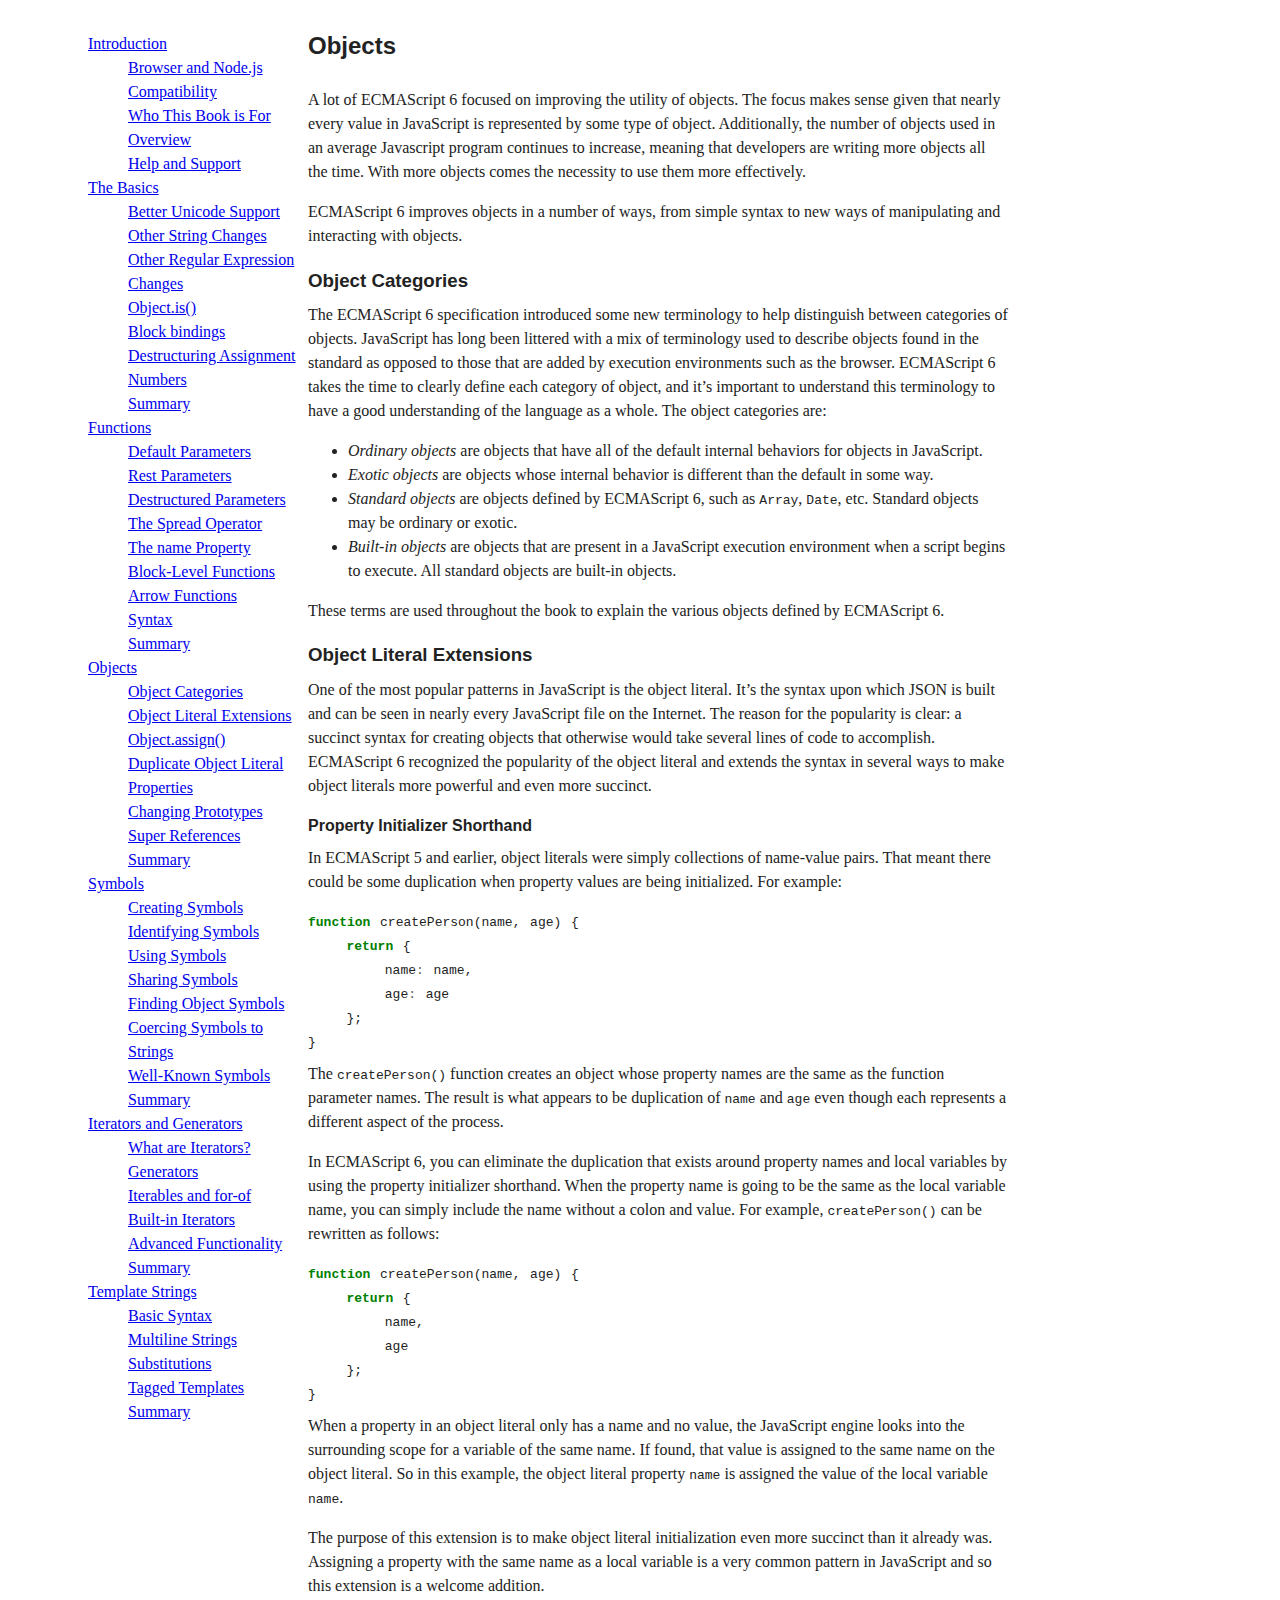
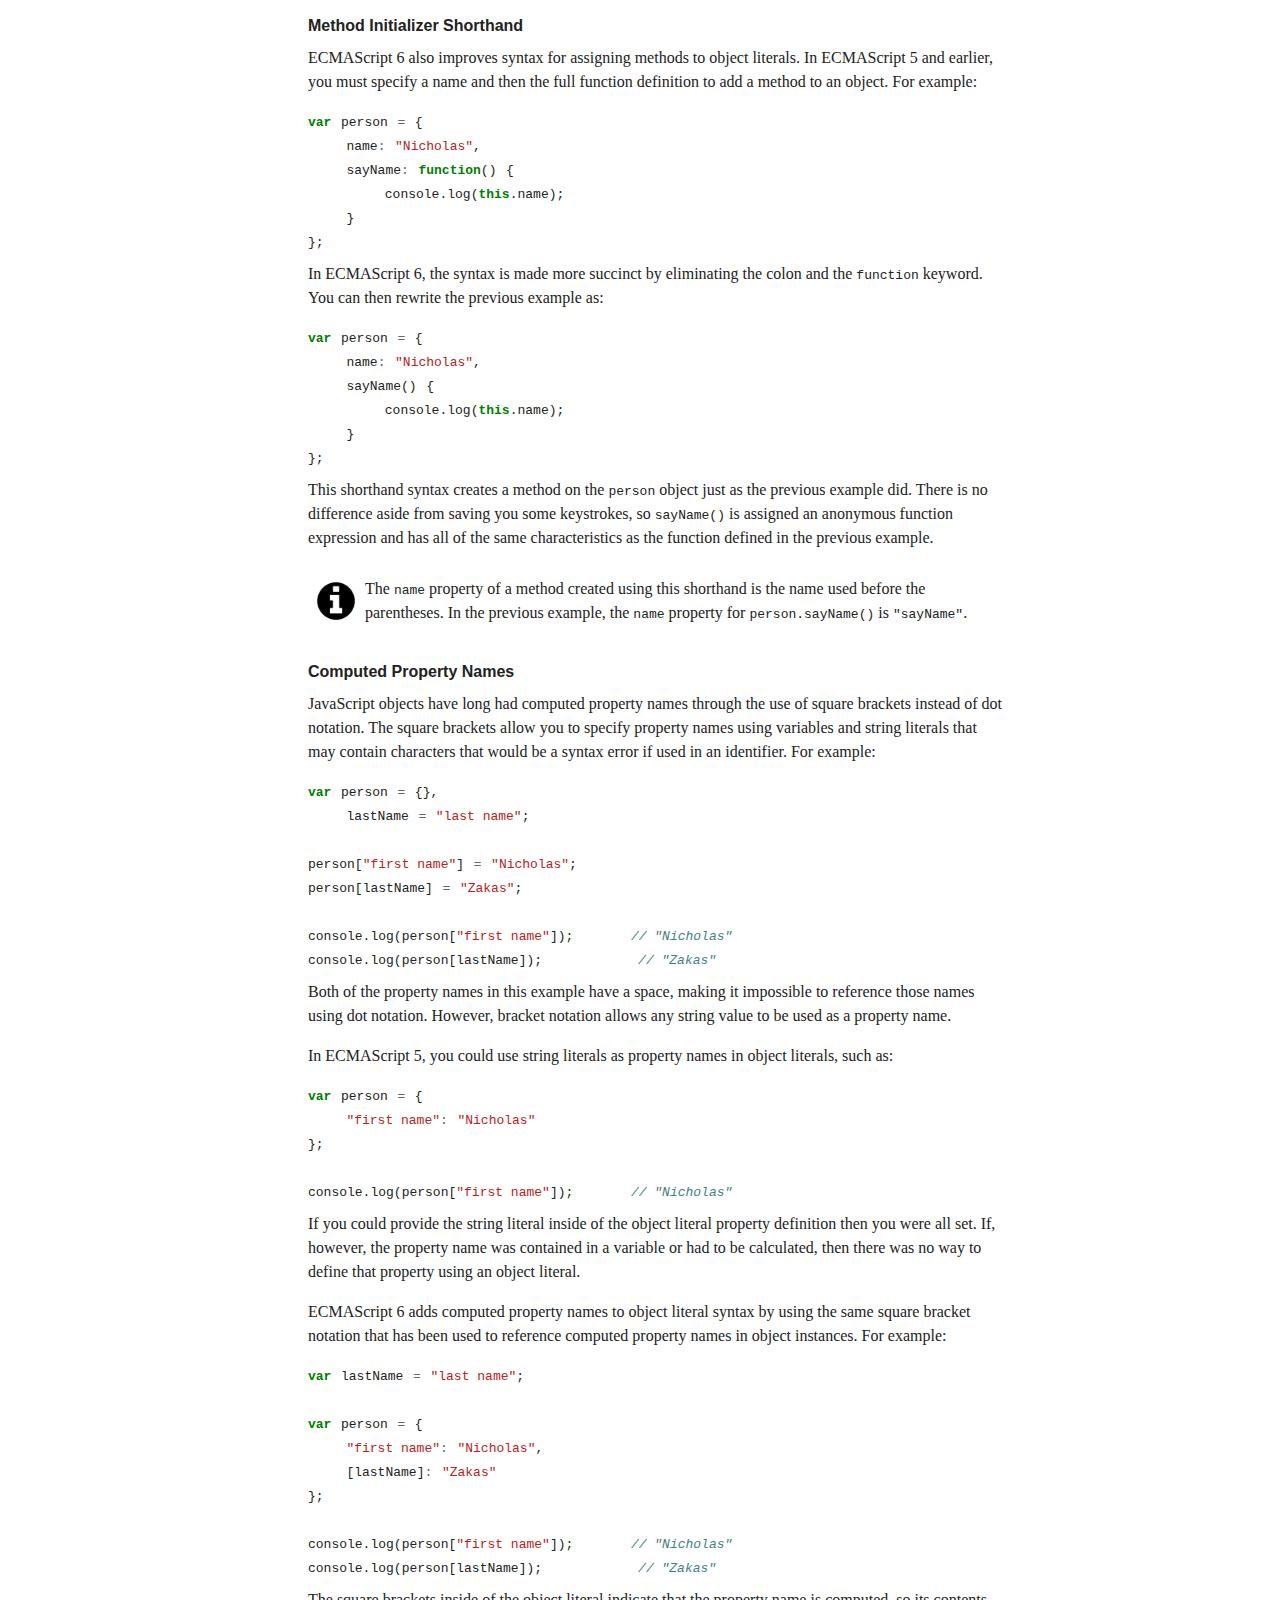
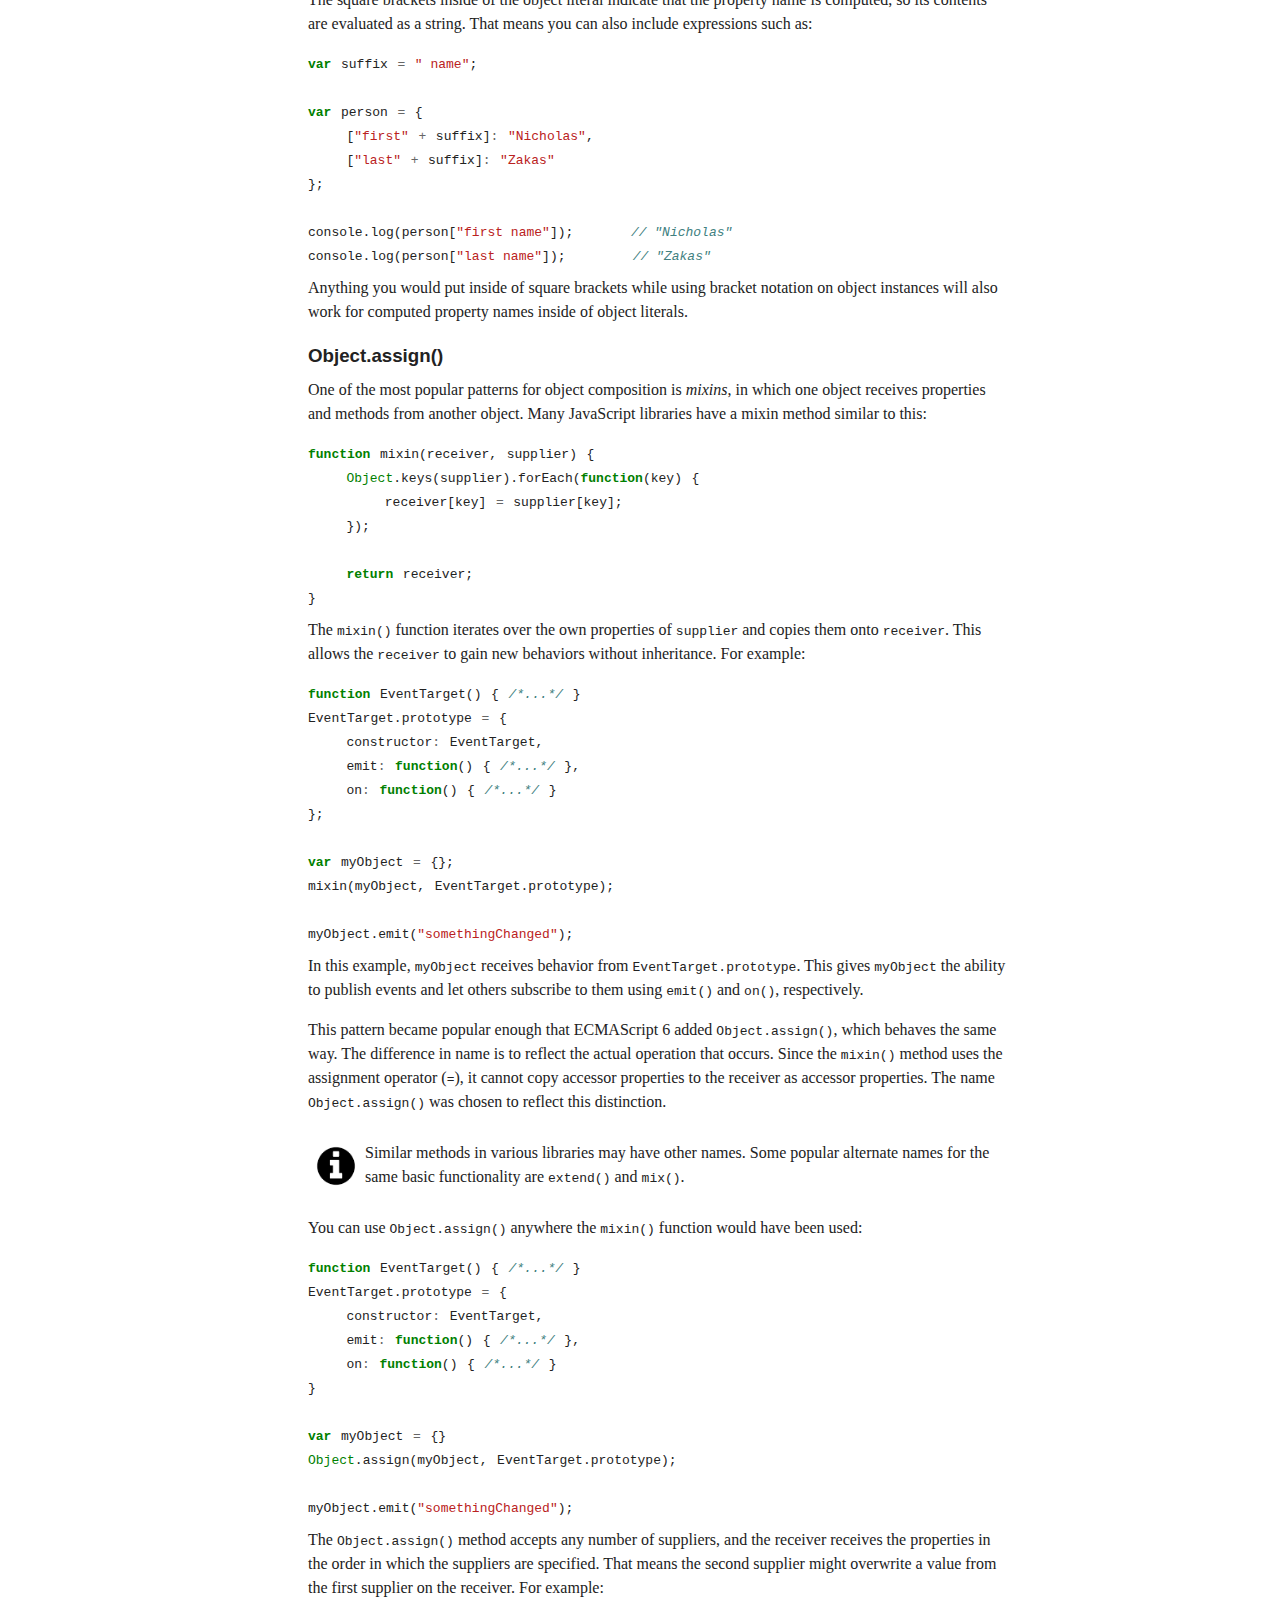
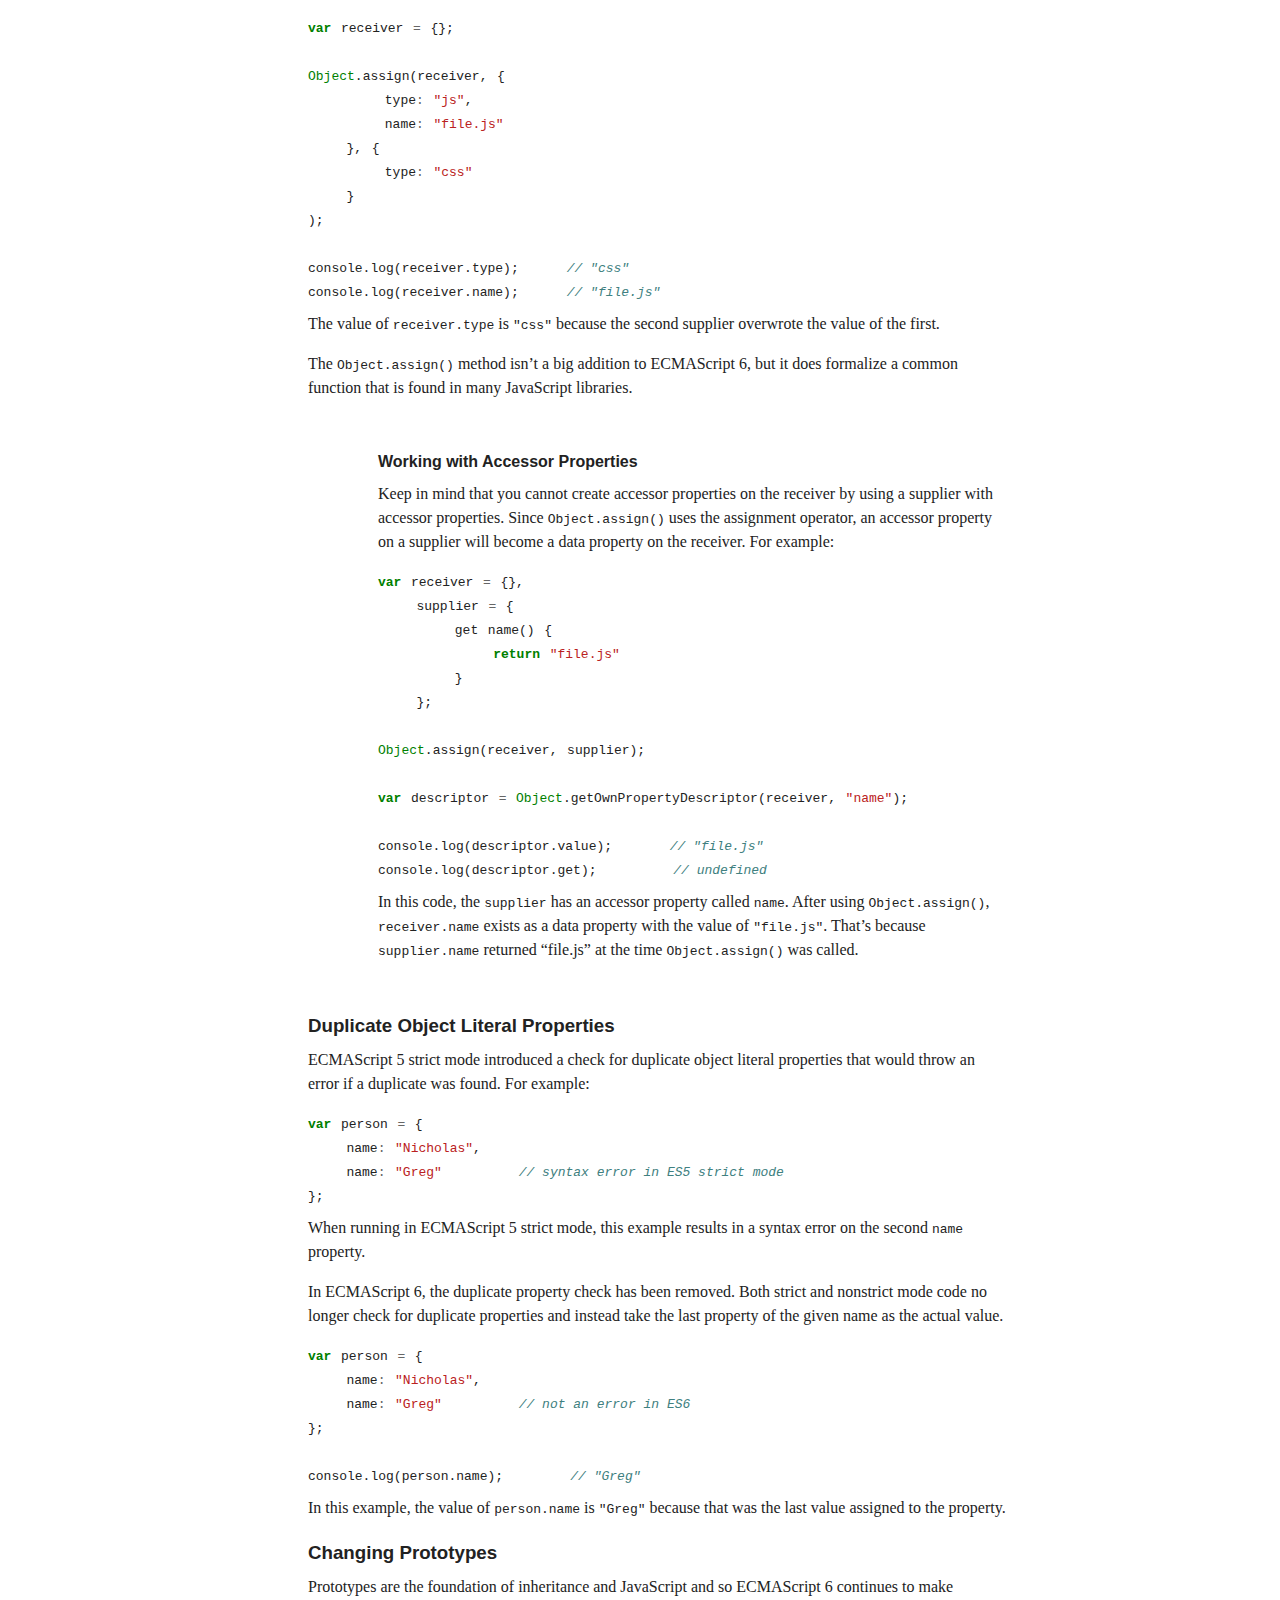
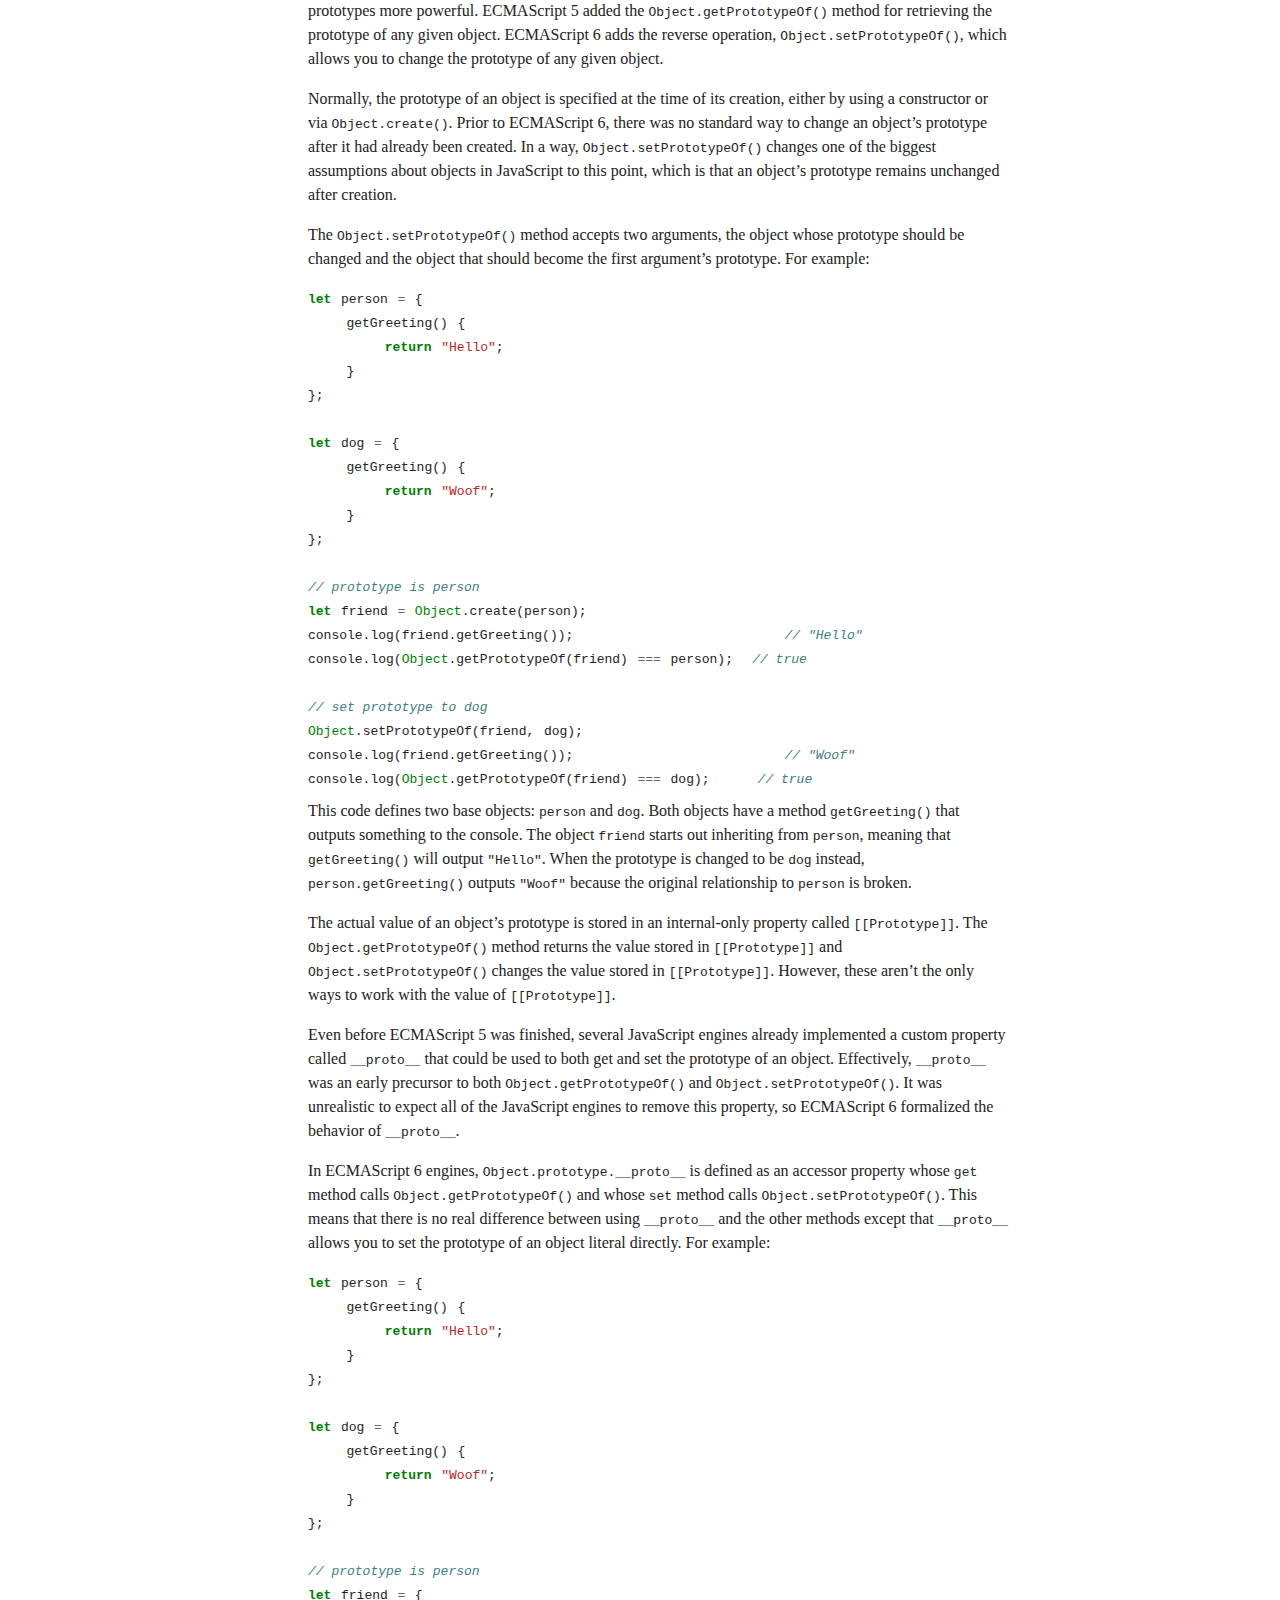
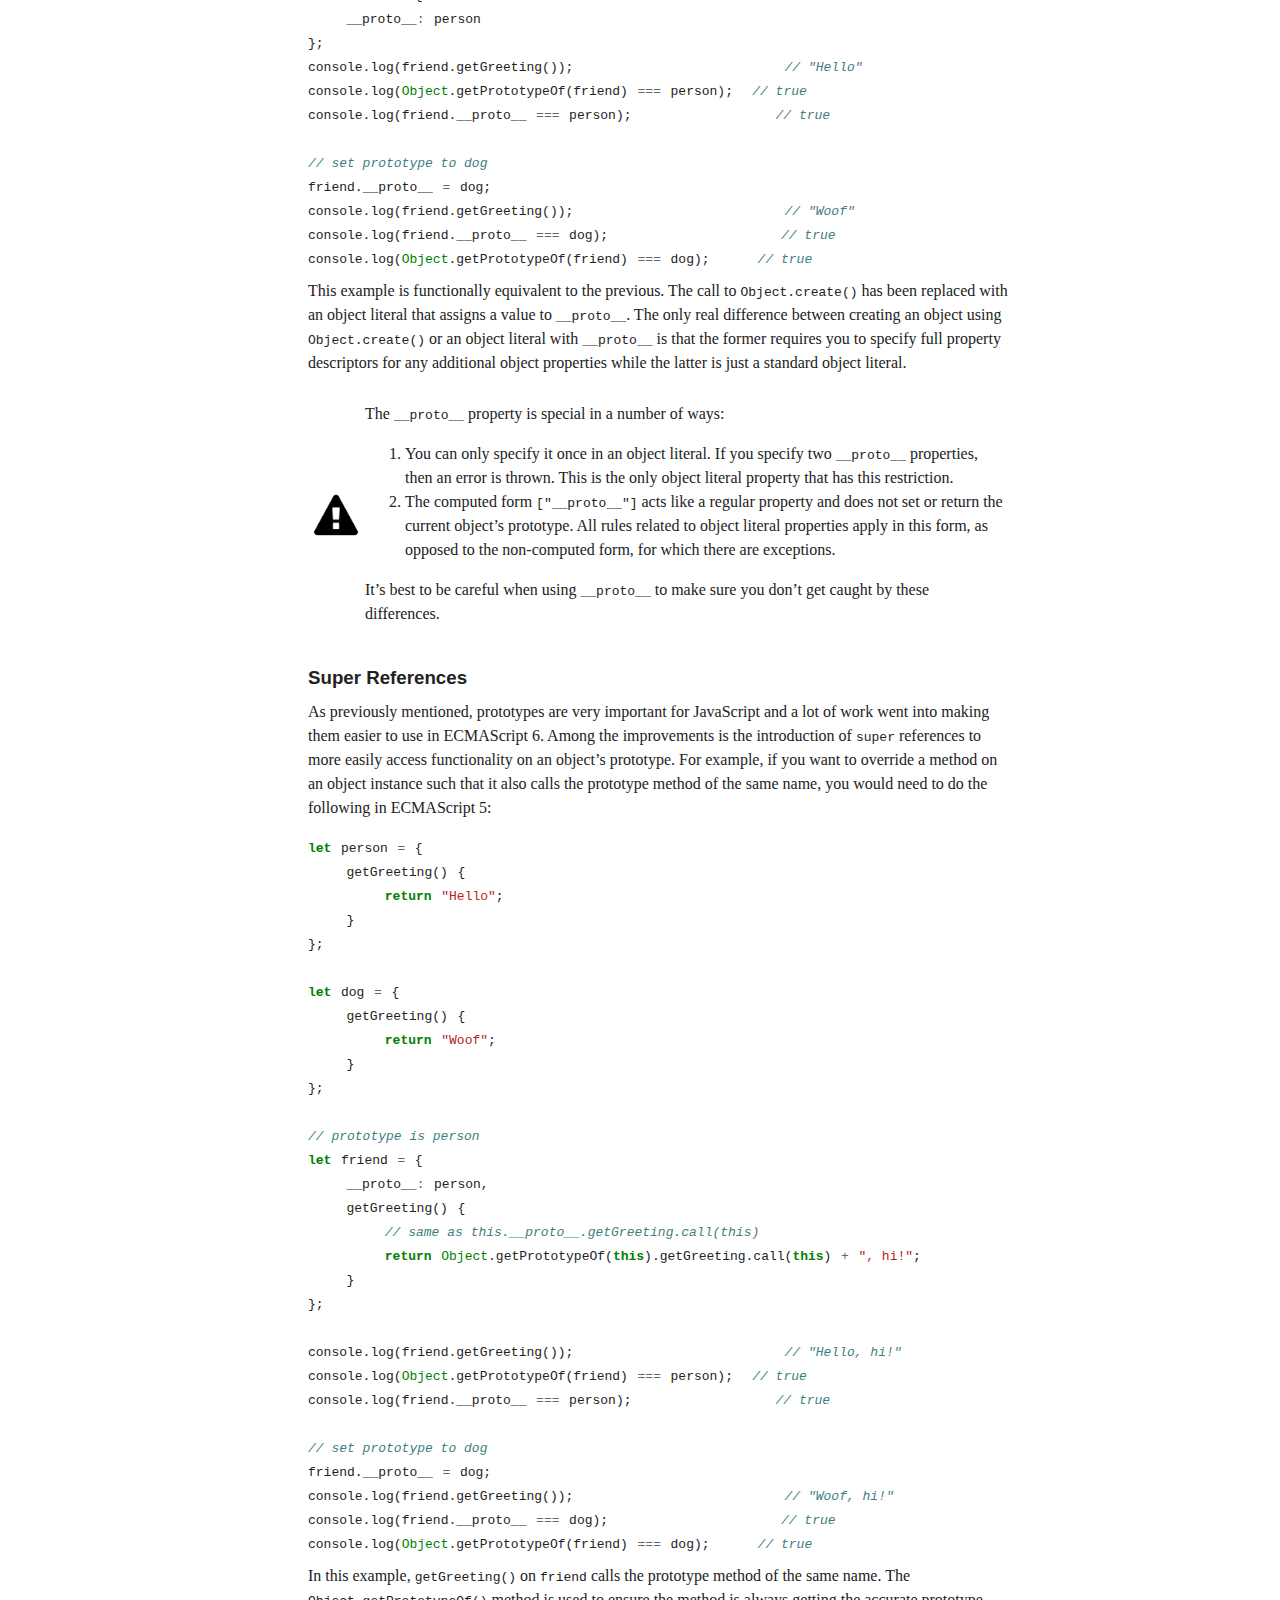
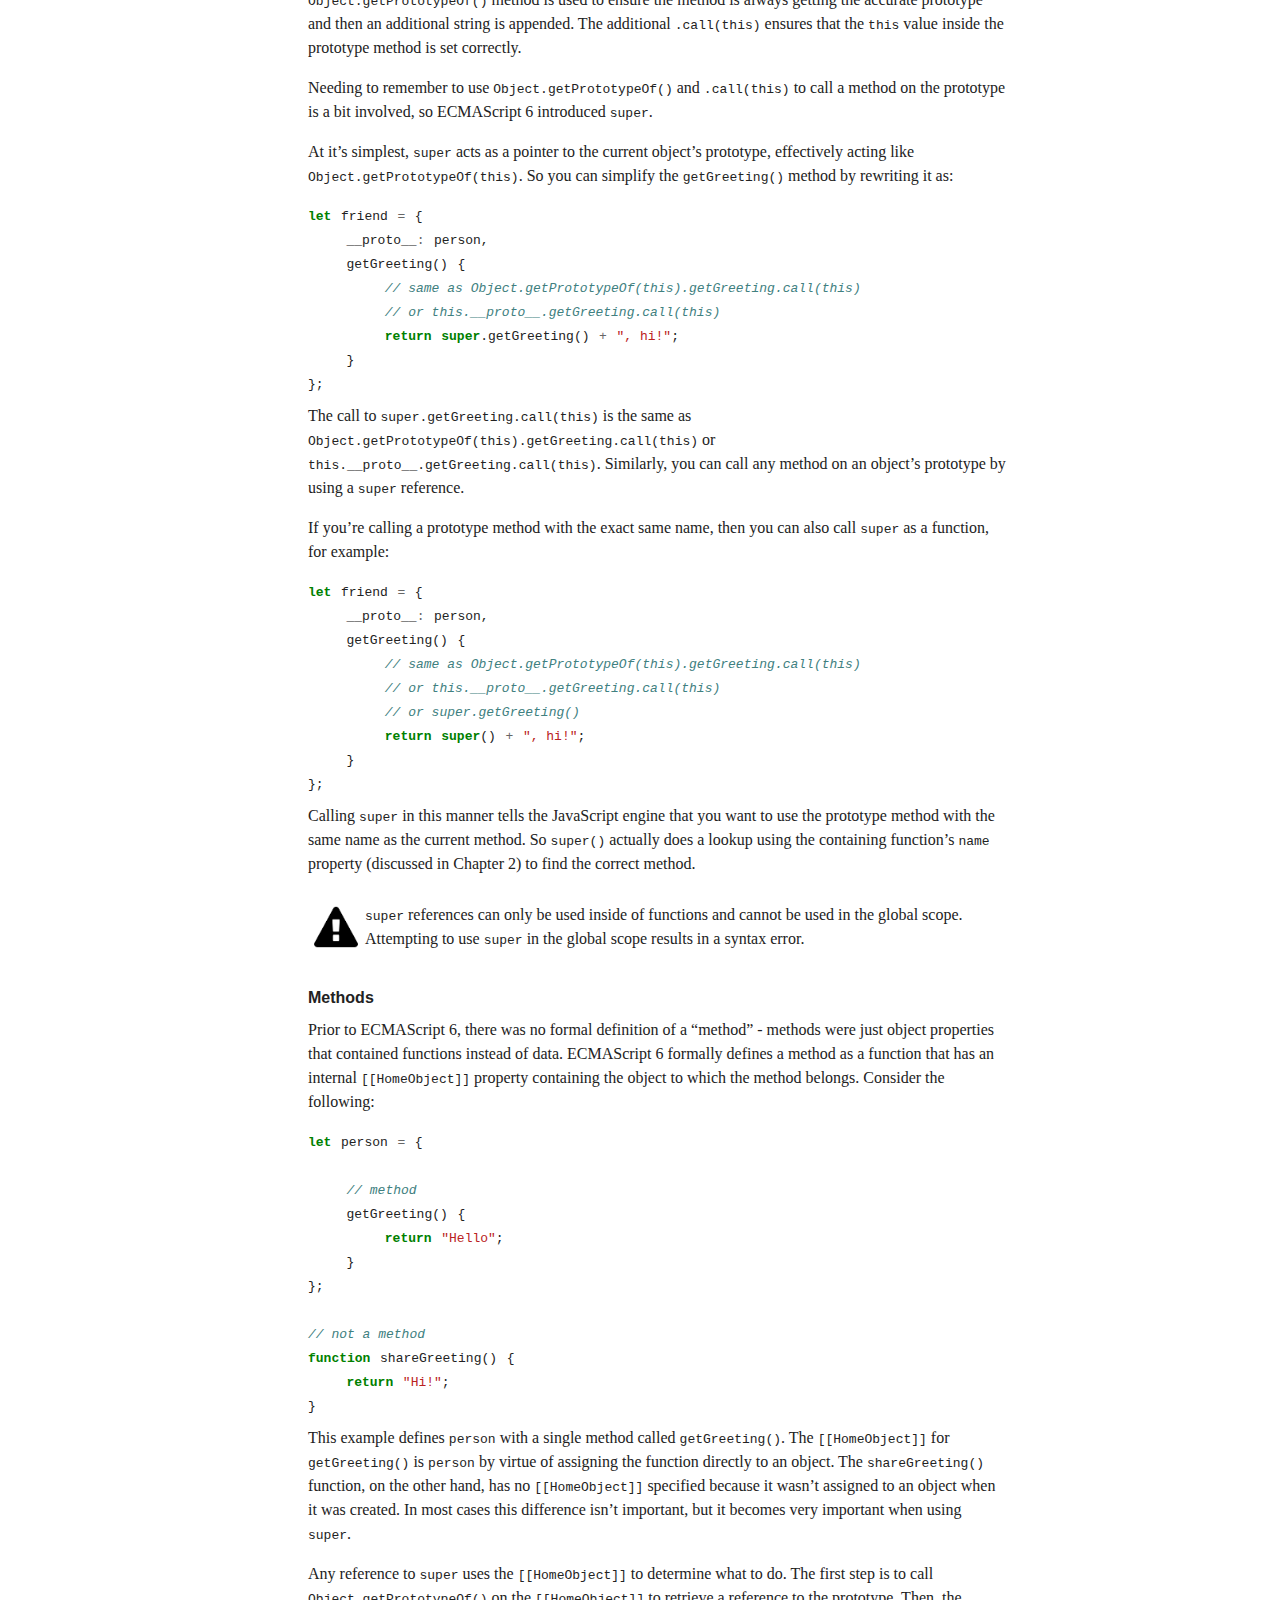
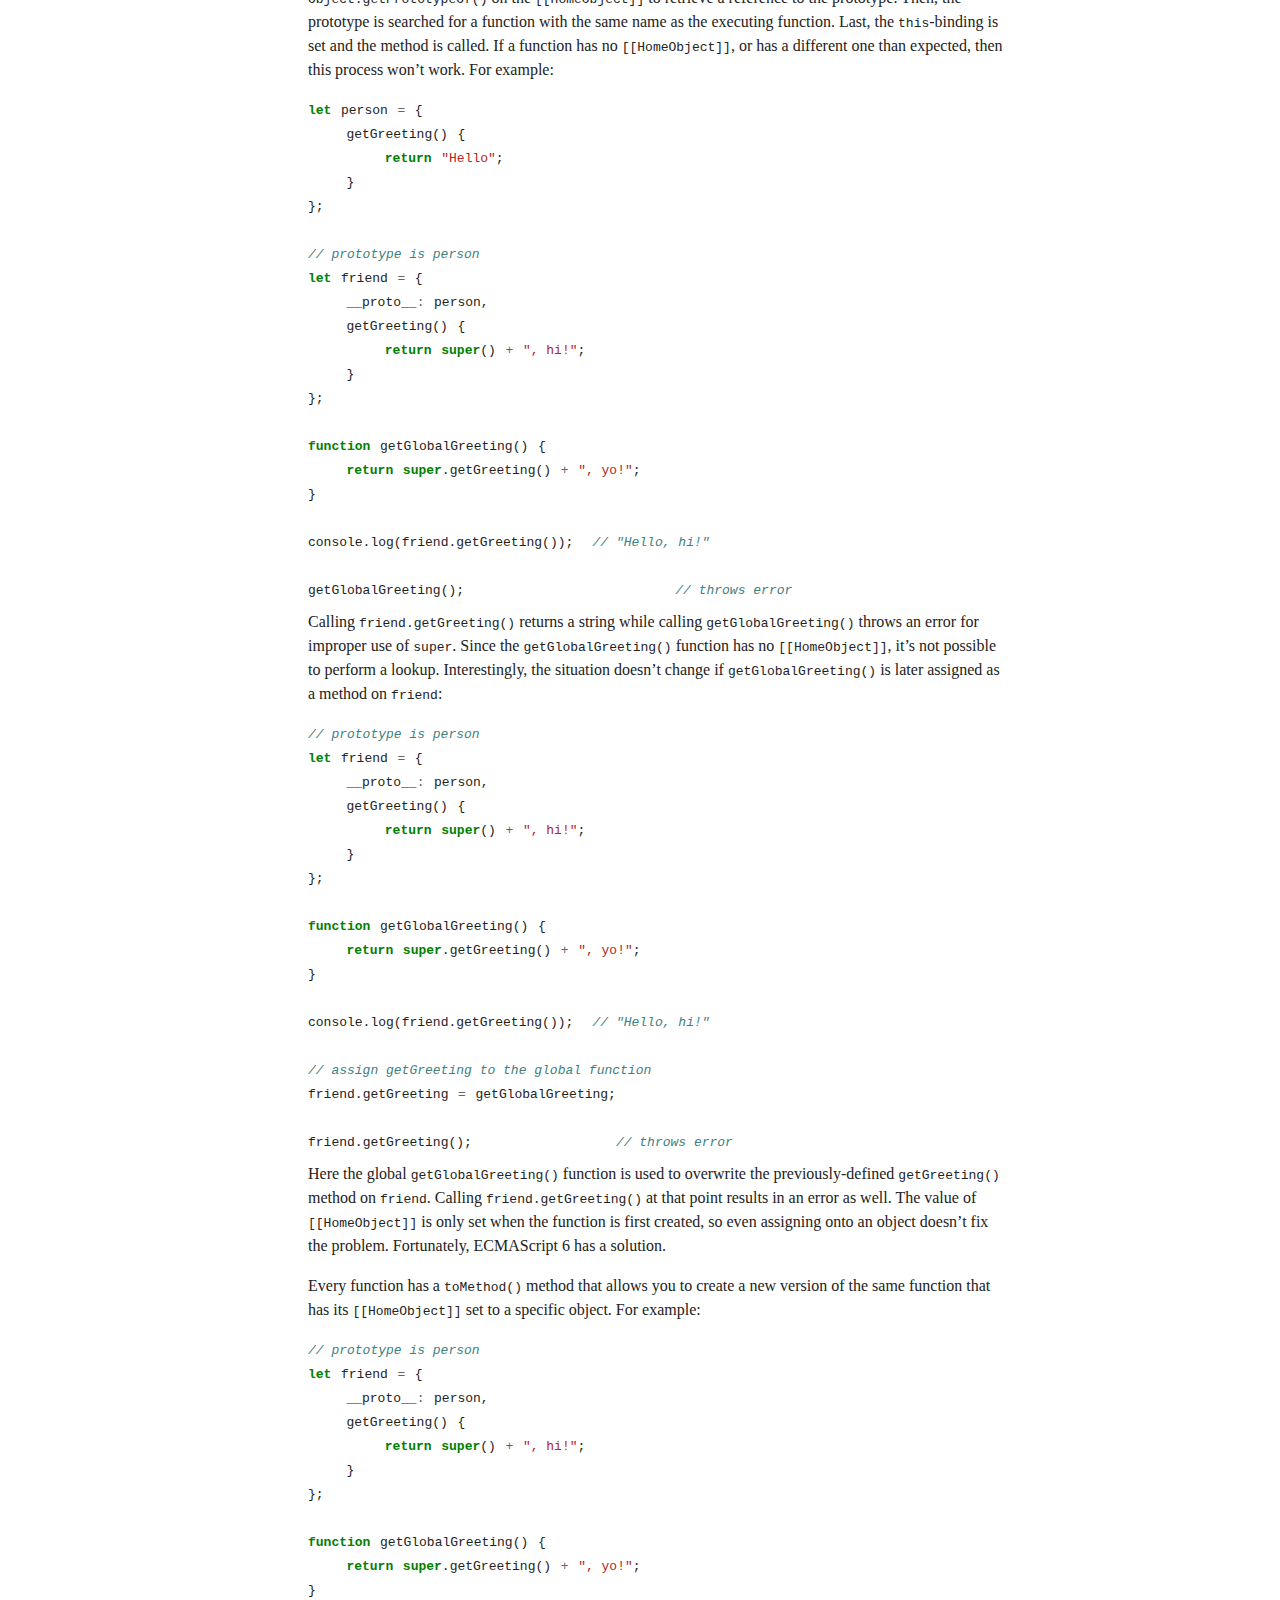
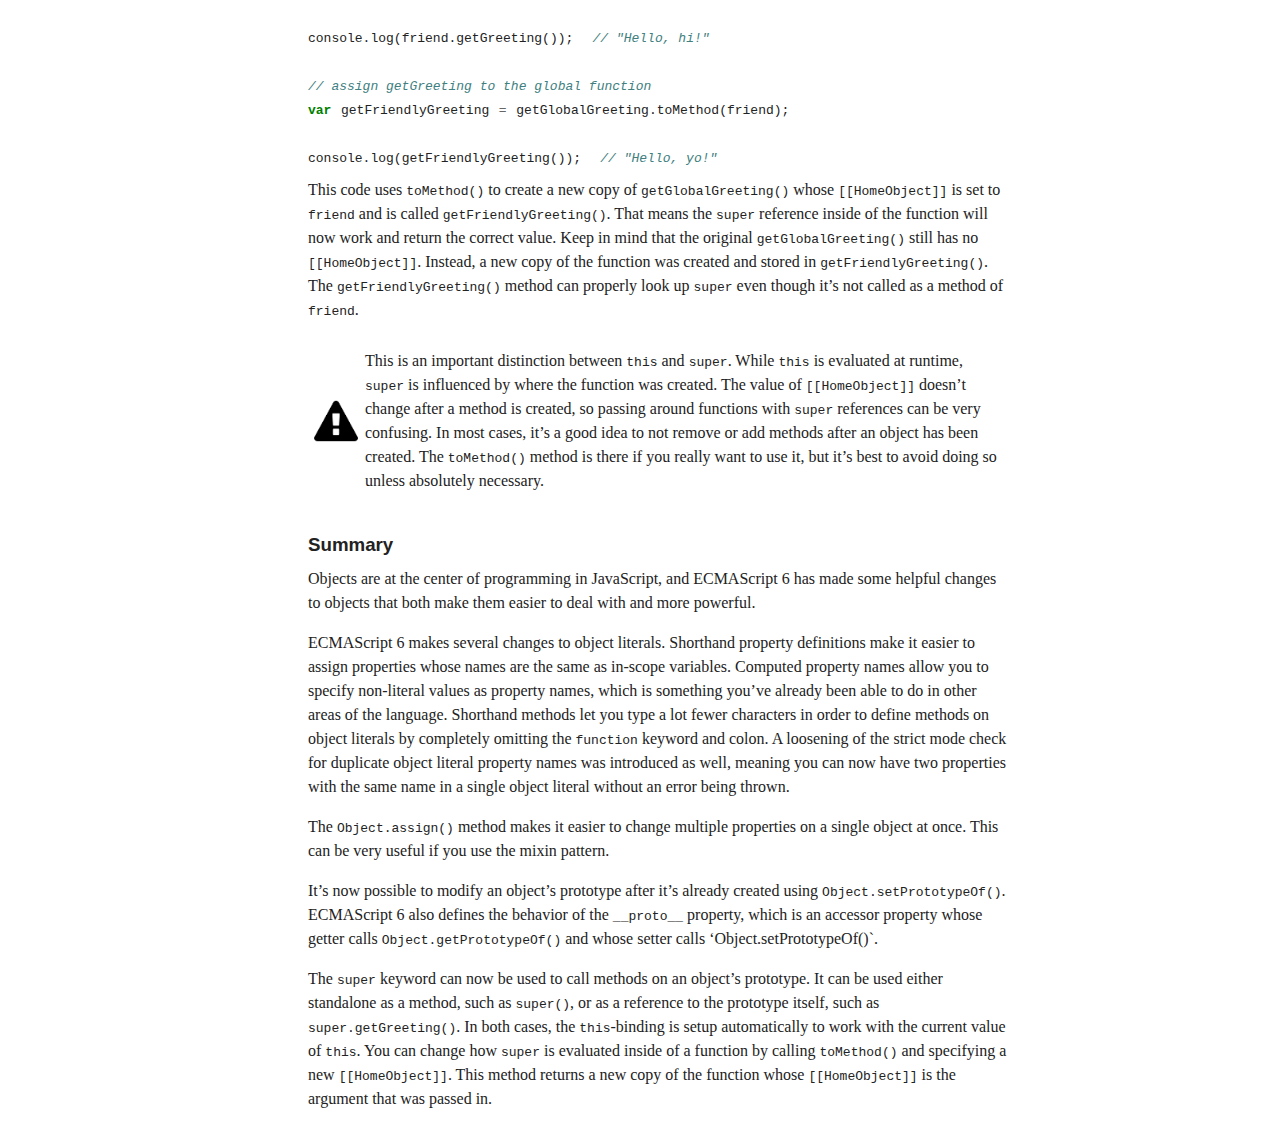
<file: chap03.html>
<?xml version="1.0" encoding="utf-8"?>
<!DOCTYPE html PUBLIC "-//W3C//DTD XHTML 1.1//EN" "http://www.w3.org/TR/xhtml11/DTD/xhtml11.dtd">
<html xmlns="http://www.w3.org/1999/xhtml">
<head>
<title>Objects</title>
<link href="stylesheet.css" type="text/css" rel="stylesheet" />
</head>
<body>
<div id="leanpub-toc">
<h2></h2>
<ol class="toc">
<ul class='toc no-parts'>
  <li>
    <a href='chap00.html#leanpub-auto-introduction'>Introduction</a>
    <ul>
      <li>
        <a href='chap00.html#leanpub-auto-browser-and-nodejs-compatibility'>Browser and Node.js Compatibility</a>
      </li>
      <li>
        <a href='chap00.html#leanpub-auto-who-this-book-is-for'>Who This Book is For</a>
      </li>
      <li>
        <a href='chap00.html#leanpub-auto-overview'>Overview</a>
      </li>
      <li>
        <a href='chap00.html#leanpub-auto-help-and-support'>Help and Support</a>
      </li>
    </ul>
  </li>
  <li>
    <a href='chap01.html#leanpub-auto-the-basics'>The Basics</a>
    <ul>
      <li>
        <a href='chap01.html#leanpub-auto-better-unicode-support'>Better Unicode Support</a>
      </li>
      <li>
        <a href='chap01.html#leanpub-auto-other-string-changes'>Other String Changes</a>
      </li>
      <li>
        <a href='chap01.html#leanpub-auto-other-regular-expression-changes'>Other Regular Expression Changes</a>
      </li>
      <li>
        <a href='chap01.html#leanpub-auto-objectis'>Object.is()</a>
      </li>
      <li>
        <a href='chap01.html#leanpub-auto-block-bindings'>Block bindings</a>
      </li>
      <li>
        <a href='chap01.html#leanpub-auto-destructuring-assignment'>Destructuring Assignment</a>
      </li>
      <li>
        <a href='chap01.html#leanpub-auto-numbers'>Numbers</a>
      </li>
      <li>
        <a href='chap01.html#leanpub-auto-summary'>Summary</a>
      </li>
    </ul>
  </li>
  <li>
    <a href='chap02.html#leanpub-auto-functions'>Functions</a>
    <ul>
      <li>
        <a href='chap02.html#leanpub-auto-default-parameters'>Default Parameters</a>
      </li>
      <li>
        <a href='chap02.html#leanpub-auto-rest-parameters'>Rest Parameters</a>
      </li>
      <li>
        <a href='chap02.html#leanpub-auto-destructured-parameters'>Destructured Parameters</a>
      </li>
      <li>
        <a href='chap02.html#leanpub-auto-the-spread-operator'>The Spread Operator</a>
      </li>
      <li>
        <a href='chap02.html#leanpub-auto-the-name-property'>The name Property</a>
      </li>
      <li>
        <a href='chap02.html#leanpub-auto-block-level-functions'>Block-Level Functions</a>
      </li>
      <li>
        <a href='chap02.html#leanpub-auto-arrow-functions'>Arrow Functions</a>
      </li>
      <li>
        <a href='chap02.html#leanpub-auto-syntax'>Syntax</a>
      </li>
      <li>
        <a href='chap02.html#leanpub-auto-summary-1'>Summary</a>
      </li>
    </ul>
  </li>
  <li>
    <a href='chap03.html#leanpub-auto-objects'>Objects</a>
    <ul>
      <li>
        <a href='chap03.html#leanpub-auto-object-categories'>Object Categories</a>
      </li>
      <li>
        <a href='chap03.html#leanpub-auto-object-literal-extensions'>Object Literal Extensions</a>
      </li>
      <li>
        <a href='chap03.html#leanpub-auto-objectassign'>Object.assign()</a>
      </li>
      <li>
        <a href='chap03.html#leanpub-auto-duplicate-object-literal-properties'>Duplicate Object Literal Properties</a>
      </li>
      <li>
        <a href='chap03.html#leanpub-auto-changing-prototypes'>Changing Prototypes</a>
      </li>
      <li>
        <a href='chap03.html#leanpub-auto-super-references'>Super References</a>
      </li>
      <li>
        <a href='chap03.html#leanpub-auto-summary-2'>Summary</a>
      </li>
    </ul>
  </li>
  <li>
    <a href='chap04.html#leanpub-auto-symbols'>Symbols</a>
    <ul>
      <li>
        <a href='chap04.html#leanpub-auto-creating-symbols'>Creating Symbols</a>
      </li>
      <li>
        <a href='chap04.html#leanpub-auto-identifying-symbols'>Identifying Symbols</a>
      </li>
      <li>
        <a href='chap04.html#leanpub-auto-using-symbols'>Using Symbols</a>
      </li>
      <li>
        <a href='chap04.html#leanpub-auto-sharing-symbols'>Sharing Symbols</a>
      </li>
      <li>
        <a href='chap04.html#leanpub-auto-finding-object-symbols'>Finding Object Symbols</a>
      </li>
      <li>
        <a href='chap04.html#leanpub-auto-coercing-symbols-to-strings'>Coercing Symbols to Strings</a>
      </li>
      <li>
        <a href='chap04.html#leanpub-auto-well-known-symbols'>Well-Known Symbols</a>
      </li>
      <li>
        <a href='chap04.html#leanpub-auto-summary-3'>Summary</a>
      </li>
    </ul>
  </li>
  <li>
    <a href='chap05.html#leanpub-auto-iterators-and-generators'>Iterators and Generators</a>
    <ul>
      <li>
        <a href='chap05.html#leanpub-auto-what-are-iterators'>What are Iterators?</a>
      </li>
      <li>
        <a href='chap05.html#leanpub-auto-generators'>Generators</a>
      </li>
      <li>
        <a href='chap05.html#leanpub-auto-iterables-and-for-of'>Iterables and for-of</a>
      </li>
      <li>
        <a href='chap05.html#leanpub-auto-built-in-iterators'>Built-in Iterators</a>
      </li>
      <li>
        <a href='chap05.html#leanpub-auto-advanced-functionality'>Advanced Functionality</a>
      </li>
      <li>
        <a href='chap05.html#leanpub-auto-summary-4'>Summary</a>
      </li>
    </ul>
  </li>
  <li>
    <a href='chap06.html#leanpub-auto-template-strings'>Template Strings</a>
    <ul>
      <li>
        <a href='chap06.html#leanpub-auto-basic-syntax'>Basic Syntax</a>
      </li>
      <li>
        <a href='chap06.html#leanpub-auto-multiline-strings'>Multiline Strings</a>
      </li>
      <li>
        <a href='chap06.html#leanpub-auto-substitutions'>Substitutions</a>
      </li>
      <li>
        <a href='chap06.html#leanpub-auto-tagged-templates'>Tagged Templates</a>
      </li>
      <li>
        <a href='chap06.html#leanpub-auto-summary-5'>Summary</a>
      </li>
    </ul>
  </li>
</ul>

</ol>
</div>
<div id="leanpub-main">
<h2 id="leanpub-auto-objects">Objects</h2>

<p>A lot of ECMAScript 6 focused on improving the utility of objects. The focus makes sense given that nearly every value in JavaScript is represented by some type of object. Additionally, the number of objects used in an average Javascript program continues to increase, meaning that developers are writing more objects all the time. With more objects comes the necessity to use them more effectively.</p>

<p>ECMAScript 6 improves objects in a number of ways, from simple syntax to new ways of manipulating and interacting with objects.</p>

<h3 id="leanpub-auto-object-categories">Object Categories</h3>

<p>The ECMAScript 6 specification introduced some new terminology to help distinguish between categories of objects. JavaScript has long been littered with a mix of terminology used to describe objects found in the standard as opposed to those that are added by execution environments such as the browser. ECMAScript 6 takes the time to clearly define each category of object, and it’s important to understand this terminology to have a good understanding of the language as a whole. The object categories are:</p>

<ul><li><em>Ordinary objects</em> are objects that have all of the default internal behaviors for objects in JavaScript.</li>
  <li><em>Exotic objects</em> are objects whose internal behavior is different than the default in some way.</li>
  <li><em>Standard objects</em> are objects defined by ECMAScript 6, such as <code>Array</code>, <code>Date</code>, etc. Standard objects may be ordinary or exotic.</li>
  <li><em>Built-in objects</em> are objects that are present in a JavaScript execution environment when a script begins to execute. All standard objects are built-in objects.</li>
</ul><p>These terms are used throughout the book to explain the various objects defined by ECMAScript 6.</p>

<h3 id="leanpub-auto-object-literal-extensions">Object Literal Extensions</h3>

<p>One of the most popular patterns in JavaScript is the object literal. It’s the syntax upon which JSON is built and can be seen in nearly every JavaScript file on the Internet. The reason for the popularity is clear: a succinct syntax for creating objects that otherwise would take several lines of code to accomplish. ECMAScript 6 recognized the popularity of the object literal and extends the syntax in several ways to make object literals more powerful and even more succinct.</p>

<h4 id="leanpub-auto-property-initializer-shorthand">Property Initializer Shorthand</h4>

<p>In ECMAScript 5 and earlier, object literals were simply collections of name-value pairs. That meant there could be some duplication when property values are being initialized. For example:</p>

<div class="code-block">
<div class="highlight"><pre><code class="kd">function</code> <code class="nx">createPerson</code><code class="p">(</code><code class="nx">name</code><code class="p">,</code> <code class="nx">age</code><code class="p">)</code> <code class="p">{</code>
    <code class="k">return</code> <code class="p">{</code>
        <code class="nx">name</code><code class="o">:</code> <code class="nx">name</code><code class="p">,</code>
        <code class="nx">age</code><code class="o">:</code> <code class="nx">age</code>
    <code class="p">};</code>
<code class="p">}</code>
</pre></div>

</div>

<p>The <code>createPerson()</code> function creates an object whose property names are the same as the function parameter names. The result is what appears to be duplication of <code>name</code> and <code>age</code> even though each represents a different aspect of the process.</p>

<p>In ECMAScript 6, you can eliminate the duplication that exists around property names and local variables by using the property initializer shorthand. When the property name is going to be the same as the local variable name, you can simply include the name without a colon and value. For example, <code>createPerson()</code> can be rewritten as follows:</p>

<div class="code-block">
<div class="highlight"><pre><code class="kd">function</code> <code class="nx">createPerson</code><code class="p">(</code><code class="nx">name</code><code class="p">,</code> <code class="nx">age</code><code class="p">)</code> <code class="p">{</code>
    <code class="k">return</code> <code class="p">{</code>
        <code class="nx">name</code><code class="p">,</code>
        <code class="nx">age</code>
    <code class="p">};</code>
<code class="p">}</code>
</pre></div>

</div>

<p>When a property in an object literal only has a name and no value, the JavaScript engine looks into the surrounding scope for a variable of the same name. If found, that value is assigned to the same name on the object literal. So in this example, the object literal property <code>name</code> is assigned the value of the local variable <code>name</code>.</p>

<p>The purpose of this extension is to make object literal initialization even more succinct than it already was. Assigning a property with the same name as a local variable is a very common pattern in JavaScript and so this extension is a welcome addition.</p>

<h4 id="leanpub-auto-method-initializer-shorthand">Method Initializer Shorthand</h4>

<p>ECMAScript 6 also improves syntax for assigning methods to object literals. In ECMAScript 5 and earlier, you must specify a name and then the full function definition to add a method to an object. For example:</p>

<div class="code-block">
<div class="highlight"><pre><code class="kd">var</code> <code class="nx">person</code> <code class="o">=</code> <code class="p">{</code>
    <code class="nx">name</code><code class="o">:</code> <code class="s2">"Nicholas"</code><code class="p">,</code>
    <code class="nx">sayName</code><code class="o">:</code> <code class="kd">function</code><code class="p">()</code> <code class="p">{</code>
        <code class="nx">console</code><code class="p">.</code><code class="nx">log</code><code class="p">(</code><code class="k">this</code><code class="p">.</code><code class="nx">name</code><code class="p">);</code>
    <code class="p">}</code>
<code class="p">};</code>
</pre></div>

</div>

<p>In ECMAScript 6, the syntax is made more succinct by eliminating the colon and the <code>function</code> keyword. You can then rewrite the previous example as:</p>

<div class="code-block">
<div class="highlight"><pre><code class="kd">var</code> <code class="nx">person</code> <code class="o">=</code> <code class="p">{</code>
    <code class="nx">name</code><code class="o">:</code> <code class="s2">"Nicholas"</code><code class="p">,</code>
    <code class="nx">sayName</code><code class="p">()</code> <code class="p">{</code>
        <code class="nx">console</code><code class="p">.</code><code class="nx">log</code><code class="p">(</code><code class="k">this</code><code class="p">.</code><code class="nx">name</code><code class="p">);</code>
    <code class="p">}</code>
<code class="p">};</code>
</pre></div>

</div>

<p>This shorthand syntax creates a method on the <code>person</code> object just as the previous example did. There is no difference aside from saving you some keystrokes, so <code>sayName()</code> is assigned an anonymous function expression and has all of the same characteristics as the function defined in the previous example.</p>

<table class="information sidebarish">
  <tbody>
    <tr><td class="sidebar-icon">
      <img class="sidebar-image" src="images/leanpub_info-circle.png" alt="information" width="50px" /></td>
    <td>
      <p>The <code>name</code> property of a method created using this shorthand is the name used before the parentheses. In the previous example, the <code>name</code> property for <code>person.sayName()</code> is <code>"sayName"</code>.</p>

    </td>
  </tr>
  </tbody>
</table><h4 id="leanpub-auto-computed-property-names">Computed Property Names</h4>

<p>JavaScript objects have long had computed property names through the use of square brackets instead of dot notation. The square brackets allow you to specify property names using variables and string literals that may contain characters that would be a syntax error if used in an identifier. For example:</p>

<div class="code-block">
<div class="highlight"><pre><code class="kd">var</code> <code class="nx">person</code> <code class="o">=</code> <code class="p">{},</code>
    <code class="nx">lastName</code> <code class="o">=</code> <code class="s2">"last name"</code><code class="p">;</code>

<code class="nx">person</code><code class="p">[</code><code class="s2">"first name"</code><code class="p">]</code> <code class="o">=</code> <code class="s2">"Nicholas"</code><code class="p">;</code>
<code class="nx">person</code><code class="p">[</code><code class="nx">lastName</code><code class="p">]</code> <code class="o">=</code> <code class="s2">"Zakas"</code><code class="p">;</code>

<code class="nx">console</code><code class="p">.</code><code class="nx">log</code><code class="p">(</code><code class="nx">person</code><code class="p">[</code><code class="s2">"first name"</code><code class="p">]);</code>      <code class="c1">// "Nicholas"</code>
<code class="nx">console</code><code class="p">.</code><code class="nx">log</code><code class="p">(</code><code class="nx">person</code><code class="p">[</code><code class="nx">lastName</code><code class="p">]);</code>          <code class="c1">// "Zakas"</code>
</pre></div>

</div>

<p>Both of the property names in this example have a space, making it impossible to reference those names using dot notation. However, bracket notation allows any string value to be used as a property name.</p>

<p>In ECMAScript 5, you could use string literals as property names in object literals, such as:</p>

<div class="code-block">
<div class="highlight"><pre><code class="kd">var</code> <code class="nx">person</code> <code class="o">=</code> <code class="p">{</code>
    <code class="s2">"first name"</code><code class="o">:</code> <code class="s2">"Nicholas"</code>
<code class="p">};</code>

<code class="nx">console</code><code class="p">.</code><code class="nx">log</code><code class="p">(</code><code class="nx">person</code><code class="p">[</code><code class="s2">"first name"</code><code class="p">]);</code>      <code class="c1">// "Nicholas"</code>
</pre></div>

</div>

<p>If you could provide the string literal inside of the object literal property definition then you were all set. If, however, the property name was contained in a variable or had to be calculated, then there was no way to define that property using an object literal.</p>

<p>ECMAScript 6 adds computed property names to object literal syntax by using the same square bracket notation that has been used to reference computed property names in object instances. For example:</p>

<div class="code-block">
<div class="highlight"><pre><code class="kd">var</code> <code class="nx">lastName</code> <code class="o">=</code> <code class="s2">"last name"</code><code class="p">;</code>

<code class="kd">var</code> <code class="nx">person</code> <code class="o">=</code> <code class="p">{</code>
    <code class="s2">"first name"</code><code class="o">:</code> <code class="s2">"Nicholas"</code><code class="p">,</code>
    <code class="p">[</code><code class="nx">lastName</code><code class="p">]</code><code class="o">:</code> <code class="s2">"Zakas"</code>
<code class="p">};</code>

<code class="nx">console</code><code class="p">.</code><code class="nx">log</code><code class="p">(</code><code class="nx">person</code><code class="p">[</code><code class="s2">"first name"</code><code class="p">]);</code>      <code class="c1">// "Nicholas"</code>
<code class="nx">console</code><code class="p">.</code><code class="nx">log</code><code class="p">(</code><code class="nx">person</code><code class="p">[</code><code class="nx">lastName</code><code class="p">]);</code>          <code class="c1">// "Zakas"</code>
</pre></div>

</div>

<p>The square brackets inside of the object literal indicate that the property name is computed, so its contents are evaluated as a string. That means you can also include expressions such as:</p>

<div class="code-block">
<div class="highlight"><pre><code class="kd">var</code> <code class="nx">suffix</code> <code class="o">=</code> <code class="s2">" name"</code><code class="p">;</code>

<code class="kd">var</code> <code class="nx">person</code> <code class="o">=</code> <code class="p">{</code>
    <code class="p">[</code><code class="s2">"first"</code> <code class="o">+</code> <code class="nx">suffix</code><code class="p">]</code><code class="o">:</code> <code class="s2">"Nicholas"</code><code class="p">,</code>
    <code class="p">[</code><code class="s2">"last"</code> <code class="o">+</code> <code class="nx">suffix</code><code class="p">]</code><code class="o">:</code> <code class="s2">"Zakas"</code>
<code class="p">};</code>

<code class="nx">console</code><code class="p">.</code><code class="nx">log</code><code class="p">(</code><code class="nx">person</code><code class="p">[</code><code class="s2">"first name"</code><code class="p">]);</code>      <code class="c1">// "Nicholas"</code>
<code class="nx">console</code><code class="p">.</code><code class="nx">log</code><code class="p">(</code><code class="nx">person</code><code class="p">[</code><code class="s2">"last name"</code><code class="p">]);</code>       <code class="c1">// "Zakas"</code>
</pre></div>

</div>

<p>Anything you would put inside of square brackets while using bracket notation on object instances will also work for computed property names inside of object literals.</p>

<h3 id="leanpub-auto-objectassign">Object.assign()</h3>

<p>One of the most popular patterns for object composition is <em>mixins</em>, in which one object receives properties and methods from another object. Many JavaScript libraries have a mixin method similar to this:</p>

<div class="code-block">
<div class="highlight"><pre><code class="kd">function</code> <code class="nx">mixin</code><code class="p">(</code><code class="nx">receiver</code><code class="p">,</code> <code class="nx">supplier</code><code class="p">)</code> <code class="p">{</code>
    <code class="nb">Object</code><code class="p">.</code><code class="nx">keys</code><code class="p">(</code><code class="nx">supplier</code><code class="p">).</code><code class="nx">forEach</code><code class="p">(</code><code class="kd">function</code><code class="p">(</code><code class="nx">key</code><code class="p">)</code> <code class="p">{</code>
        <code class="nx">receiver</code><code class="p">[</code><code class="nx">key</code><code class="p">]</code> <code class="o">=</code> <code class="nx">supplier</code><code class="p">[</code><code class="nx">key</code><code class="p">];</code>
    <code class="p">});</code>

    <code class="k">return</code> <code class="nx">receiver</code><code class="p">;</code>
<code class="p">}</code>
</pre></div>

</div>

<p>The <code>mixin()</code> function iterates over the own properties of <code>supplier</code> and copies them onto <code>receiver</code>. This allows the <code>receiver</code> to gain new behaviors without inheritance. For example:</p>

<div class="code-block">
<div class="highlight"><pre><code class="kd">function</code> <code class="nx">EventTarget</code><code class="p">()</code> <code class="p">{</code> <code class="cm">/*...*/</code> <code class="p">}</code>
<code class="nx">EventTarget</code><code class="p">.</code><code class="nx">prototype</code> <code class="o">=</code> <code class="p">{</code>
    <code class="nx">constructor</code><code class="o">:</code> <code class="nx">EventTarget</code><code class="p">,</code>
    <code class="nx">emit</code><code class="o">:</code> <code class="kd">function</code><code class="p">()</code> <code class="p">{</code> <code class="cm">/*...*/</code> <code class="p">},</code>
    <code class="nx">on</code><code class="o">:</code> <code class="kd">function</code><code class="p">()</code> <code class="p">{</code> <code class="cm">/*...*/</code> <code class="p">}</code>
<code class="p">};</code>

<code class="kd">var</code> <code class="nx">myObject</code> <code class="o">=</code> <code class="p">{};</code>
<code class="nx">mixin</code><code class="p">(</code><code class="nx">myObject</code><code class="p">,</code> <code class="nx">EventTarget</code><code class="p">.</code><code class="nx">prototype</code><code class="p">);</code>

<code class="nx">myObject</code><code class="p">.</code><code class="nx">emit</code><code class="p">(</code><code class="s2">"somethingChanged"</code><code class="p">);</code>
</pre></div>

</div>

<p>In this example, <code>myObject</code> receives behavior from <code>EventTarget.prototype</code>. This gives <code>myObject</code> the ability to publish events and let others subscribe to them using <code>emit()</code> and <code>on()</code>, respectively.</p>

<p>This pattern became popular enough that ECMAScript 6 added <code>Object.assign()</code>, which behaves the same way. The difference in name is to reflect the actual operation that occurs. Since the <code>mixin()</code> method uses the assignment operator (<code>=</code>), it cannot copy accessor properties to the receiver as accessor properties. The name <code>Object.assign()</code> was chosen to reflect this distinction.</p>

<table class="information sidebarish">
  <tbody>
    <tr><td class="sidebar-icon">
      <img class="sidebar-image" src="images/leanpub_info-circle.png" alt="information" width="50px" /></td>
    <td>
      <p>Similar methods in various libraries may have other names. Some popular alternate names for the same basic functionality are <code>extend()</code> and <code>mix()</code>.</p>

    </td>
  </tr>
  </tbody>
</table><p>You can use <code>Object.assign()</code> anywhere the <code>mixin()</code> function would have been used:</p>

<div class="code-block">
<div class="highlight"><pre><code class="kd">function</code> <code class="nx">EventTarget</code><code class="p">()</code> <code class="p">{</code> <code class="cm">/*...*/</code> <code class="p">}</code>
<code class="nx">EventTarget</code><code class="p">.</code><code class="nx">prototype</code> <code class="o">=</code> <code class="p">{</code>
    <code class="nx">constructor</code><code class="o">:</code> <code class="nx">EventTarget</code><code class="p">,</code>
    <code class="nx">emit</code><code class="o">:</code> <code class="kd">function</code><code class="p">()</code> <code class="p">{</code> <code class="cm">/*...*/</code> <code class="p">},</code>
    <code class="nx">on</code><code class="o">:</code> <code class="kd">function</code><code class="p">()</code> <code class="p">{</code> <code class="cm">/*...*/</code> <code class="p">}</code>
<code class="p">}</code>

<code class="kd">var</code> <code class="nx">myObject</code> <code class="o">=</code> <code class="p">{}</code>
<code class="nb">Object</code><code class="p">.</code><code class="nx">assign</code><code class="p">(</code><code class="nx">myObject</code><code class="p">,</code> <code class="nx">EventTarget</code><code class="p">.</code><code class="nx">prototype</code><code class="p">);</code>

<code class="nx">myObject</code><code class="p">.</code><code class="nx">emit</code><code class="p">(</code><code class="s2">"somethingChanged"</code><code class="p">);</code>
</pre></div>

</div>

<p>The <code>Object.assign()</code> method accepts any number of suppliers, and the receiver receives the properties in the order in which the suppliers are specified. That means the second supplier might overwrite a value from the first supplier on the receiver. For example:</p>

<div class="code-block">
<div class="highlight"><pre><code class="kd">var</code> <code class="nx">receiver</code> <code class="o">=</code> <code class="p">{};</code>

<code class="nb">Object</code><code class="p">.</code><code class="nx">assign</code><code class="p">(</code><code class="nx">receiver</code><code class="p">,</code> <code class="p">{</code>
        <code class="nx">type</code><code class="o">:</code> <code class="s2">"js"</code><code class="p">,</code>
        <code class="nx">name</code><code class="o">:</code> <code class="s2">"file.js"</code>
    <code class="p">},</code> <code class="p">{</code>
        <code class="nx">type</code><code class="o">:</code> <code class="s2">"css"</code>
    <code class="p">}</code>
<code class="p">);</code>

<code class="nx">console</code><code class="p">.</code><code class="nx">log</code><code class="p">(</code><code class="nx">receiver</code><code class="p">.</code><code class="nx">type</code><code class="p">);</code>     <code class="c1">// "css"</code>
<code class="nx">console</code><code class="p">.</code><code class="nx">log</code><code class="p">(</code><code class="nx">receiver</code><code class="p">.</code><code class="nx">name</code><code class="p">);</code>     <code class="c1">// "file.js"</code>
</pre></div>

</div>

<p>The value of <code>receiver.type</code> is <code>"css"</code> because the second supplier overwrote the value of the first.</p>

<p>The <code>Object.assign()</code> method isn’t a big addition to ECMAScript 6, but it does formalize a common function that is found in many JavaScript libraries.</p>

<div class="aside sidebarish">
  <h4 id="leanpub-auto-working-with-accessor-properties">Working with Accessor Properties</h4>

  <p>Keep in mind that you cannot create accessor properties on the receiver by using a supplier with accessor properties. Since <code>Object.assign()</code> uses the assignment operator, an accessor property on a supplier will become a data property on the receiver. For example:</p>

  <div class="code-block">
<div class="highlight"><pre><code class="kd">var</code> <code class="nx">receiver</code> <code class="o">=</code> <code class="p">{},</code>
    <code class="nx">supplier</code> <code class="o">=</code> <code class="p">{</code>
        <code class="nx">get</code> <code class="nx">name</code><code class="p">()</code> <code class="p">{</code>
            <code class="k">return</code> <code class="s2">"file.js"</code>
        <code class="p">}</code>
    <code class="p">};</code>

<code class="nb">Object</code><code class="p">.</code><code class="nx">assign</code><code class="p">(</code><code class="nx">receiver</code><code class="p">,</code> <code class="nx">supplier</code><code class="p">);</code>

<code class="kd">var</code> <code class="nx">descriptor</code> <code class="o">=</code> <code class="nb">Object</code><code class="p">.</code><code class="nx">getOwnPropertyDescriptor</code><code class="p">(</code><code class="nx">receiver</code><code class="p">,</code> <code class="s2">"name"</code><code class="p">);</code>

<code class="nx">console</code><code class="p">.</code><code class="nx">log</code><code class="p">(</code><code class="nx">descriptor</code><code class="p">.</code><code class="nx">value</code><code class="p">);</code>      <code class="c1">// "file.js"</code>
<code class="nx">console</code><code class="p">.</code><code class="nx">log</code><code class="p">(</code><code class="nx">descriptor</code><code class="p">.</code><code class="nx">get</code><code class="p">);</code>        <code class="c1">// undefined</code>
</pre></div>
  
</div>

  <p>In this code, the <code>supplier</code> has an accessor property called <code>name</code>. After using <code>Object.assign()</code>, <code>receiver.name</code> exists as a data property with the value of <code>"file.js"</code>. That’s because <code>supplier.name</code> returned “file.js” at the time <code>Object.assign()</code> was called.</p>

</div>

<h3 id="leanpub-auto-duplicate-object-literal-properties">Duplicate Object Literal Properties</h3>

<p>ECMAScript 5 strict mode introduced a check for duplicate object literal properties that would throw an error if a duplicate was found. For example:</p>

<div class="code-block">
<div class="highlight"><pre><code class="kd">var</code> <code class="nx">person</code> <code class="o">=</code> <code class="p">{</code>
    <code class="nx">name</code><code class="o">:</code> <code class="s2">"Nicholas"</code><code class="p">,</code>
    <code class="nx">name</code><code class="o">:</code> <code class="s2">"Greg"</code>        <code class="c1">// syntax error in ES5 strict mode</code>
<code class="p">};</code>
</pre></div>

</div>

<p>When running in ECMAScript 5 strict mode, this example results in a syntax error on the second <code>name</code> property.</p>

<p>In ECMAScript 6, the duplicate property check has been removed. Both strict and nonstrict mode code no longer check for duplicate properties and instead take the last property of the given name as the actual value.</p>

<div class="code-block">
<div class="highlight"><pre><code class="kd">var</code> <code class="nx">person</code> <code class="o">=</code> <code class="p">{</code>
    <code class="nx">name</code><code class="o">:</code> <code class="s2">"Nicholas"</code><code class="p">,</code>
    <code class="nx">name</code><code class="o">:</code> <code class="s2">"Greg"</code>        <code class="c1">// not an error in ES6</code>
<code class="p">};</code>

<code class="nx">console</code><code class="p">.</code><code class="nx">log</code><code class="p">(</code><code class="nx">person</code><code class="p">.</code><code class="nx">name</code><code class="p">);</code>       <code class="c1">// "Greg"</code>
</pre></div>

</div>

<p>In this example, the value of <code>person.name</code> is <code>"Greg"</code> because that was the last value assigned to the property.</p>

<h3 id="leanpub-auto-changing-prototypes">Changing Prototypes</h3>

<p>Prototypes are the foundation of inheritance and JavaScript and so ECMAScript 6 continues to make prototypes more powerful. ECMAScript 5 added the <code>Object.getPrototypeOf()</code> method for retrieving the prototype of any given object. ECMAScript 6 adds the reverse operation, <code>Object.setPrototypeOf()</code>, which allows you to change the prototype of any given object.</p>

<p>Normally, the prototype of an object is specified at the time of its creation, either by using a constructor or via <code>Object.create()</code>. Prior to ECMAScript 6, there was no standard way to change an object’s prototype after it had already been created. In a way, <code>Object.setPrototypeOf()</code> changes one of the biggest assumptions about objects in JavaScript to this point, which is that an object’s prototype remains unchanged after creation.</p>

<p>The <code>Object.setPrototypeOf()</code> method accepts two arguments, the object whose prototype should be changed and the object that should become the first argument’s prototype. For example:</p>

<div class="code-block">
<div class="highlight"><pre><code class="kd">let</code> <code class="nx">person</code> <code class="o">=</code> <code class="p">{</code>
    <code class="nx">getGreeting</code><code class="p">()</code> <code class="p">{</code>
        <code class="k">return</code> <code class="s2">"Hello"</code><code class="p">;</code>
    <code class="p">}</code>
<code class="p">};</code>

<code class="kd">let</code> <code class="nx">dog</code> <code class="o">=</code> <code class="p">{</code>
    <code class="nx">getGreeting</code><code class="p">()</code> <code class="p">{</code>
        <code class="k">return</code> <code class="s2">"Woof"</code><code class="p">;</code>
    <code class="p">}</code>
<code class="p">};</code>

<code class="c1">// prototype is person</code>
<code class="kd">let</code> <code class="nx">friend</code> <code class="o">=</code> <code class="nb">Object</code><code class="p">.</code><code class="nx">create</code><code class="p">(</code><code class="nx">person</code><code class="p">);</code>
<code class="nx">console</code><code class="p">.</code><code class="nx">log</code><code class="p">(</code><code class="nx">friend</code><code class="p">.</code><code class="nx">getGreeting</code><code class="p">());</code>                      <code class="c1">// "Hello"</code>
<code class="nx">console</code><code class="p">.</code><code class="nx">log</code><code class="p">(</code><code class="nb">Object</code><code class="p">.</code><code class="nx">getPrototypeOf</code><code class="p">(</code><code class="nx">friend</code><code class="p">)</code> <code class="o">===</code> <code class="nx">person</code><code class="p">);</code>  <code class="c1">// true</code>

<code class="c1">// set prototype to dog</code>
<code class="nb">Object</code><code class="p">.</code><code class="nx">setPrototypeOf</code><code class="p">(</code><code class="nx">friend</code><code class="p">,</code> <code class="nx">dog</code><code class="p">);</code>
<code class="nx">console</code><code class="p">.</code><code class="nx">log</code><code class="p">(</code><code class="nx">friend</code><code class="p">.</code><code class="nx">getGreeting</code><code class="p">());</code>                      <code class="c1">// "Woof"</code>
<code class="nx">console</code><code class="p">.</code><code class="nx">log</code><code class="p">(</code><code class="nb">Object</code><code class="p">.</code><code class="nx">getPrototypeOf</code><code class="p">(</code><code class="nx">friend</code><code class="p">)</code> <code class="o">===</code> <code class="nx">dog</code><code class="p">);</code>     <code class="c1">// true</code>
</pre></div>

</div>

<p>This code defines two base objects: <code>person</code> and <code>dog</code>. Both objects have a method <code>getGreeting()</code> that outputs something to the console. The object <code>friend</code> starts out inheriting from <code>person</code>, meaning that <code>getGreeting()</code> will output <code>"Hello"</code>. When the prototype is changed to be <code>dog</code> instead, <code>person.getGreeting()</code> outputs <code>"Woof"</code> because the original relationship to <code>person</code> is broken.</p>

<p>The actual value of an object’s prototype is stored in an internal-only property called <code>[[Prototype]]</code>. The <code>Object.getPrototypeOf()</code> method returns the value stored in <code>[[Prototype]]</code> and <code>Object.setPrototypeOf()</code> changes the value stored in <code>[[Prototype]]</code>. However, these aren’t the only ways to work with the value of <code>[[Prototype]]</code>.</p>

<p>Even before ECMAScript 5 was finished, several JavaScript engines already implemented a custom property called <code>__proto__</code> that could be used to both get and set the prototype of an object. Effectively, <code>__proto__</code> was an early precursor to both <code>Object.getPrototypeOf()</code> and <code>Object.setPrototypeOf()</code>. It was unrealistic to expect all of the JavaScript engines to remove this property, so ECMAScript 6 formalized the behavior of <code>__proto__</code>.</p>

<p>In ECMAScript 6 engines, <code>Object.prototype.__proto__</code> is defined as an accessor property whose <code>get</code> method calls <code>Object.getPrototypeOf()</code> and whose <code>set</code> method calls <code>Object.setPrototypeOf()</code>. This means that there is no real difference between using <code>__proto__</code> and the other methods except that <code>__proto__</code> allows you to set the prototype of an object literal directly. For example:</p>

<div class="code-block">
<div class="highlight"><pre><code class="kd">let</code> <code class="nx">person</code> <code class="o">=</code> <code class="p">{</code>
    <code class="nx">getGreeting</code><code class="p">()</code> <code class="p">{</code>
        <code class="k">return</code> <code class="s2">"Hello"</code><code class="p">;</code>
    <code class="p">}</code>
<code class="p">};</code>

<code class="kd">let</code> <code class="nx">dog</code> <code class="o">=</code> <code class="p">{</code>
    <code class="nx">getGreeting</code><code class="p">()</code> <code class="p">{</code>
        <code class="k">return</code> <code class="s2">"Woof"</code><code class="p">;</code>
    <code class="p">}</code>
<code class="p">};</code>

<code class="c1">// prototype is person</code>
<code class="kd">let</code> <code class="nx">friend</code> <code class="o">=</code> <code class="p">{</code>
    <code class="nx">__proto__</code><code class="o">:</code> <code class="nx">person</code>
<code class="p">};</code>
<code class="nx">console</code><code class="p">.</code><code class="nx">log</code><code class="p">(</code><code class="nx">friend</code><code class="p">.</code><code class="nx">getGreeting</code><code class="p">());</code>                      <code class="c1">// "Hello"</code>
<code class="nx">console</code><code class="p">.</code><code class="nx">log</code><code class="p">(</code><code class="nb">Object</code><code class="p">.</code><code class="nx">getPrototypeOf</code><code class="p">(</code><code class="nx">friend</code><code class="p">)</code> <code class="o">===</code> <code class="nx">person</code><code class="p">);</code>  <code class="c1">// true</code>
<code class="nx">console</code><code class="p">.</code><code class="nx">log</code><code class="p">(</code><code class="nx">friend</code><code class="p">.</code><code class="nx">__proto__</code> <code class="o">===</code> <code class="nx">person</code><code class="p">);</code>               <code class="c1">// true</code>

<code class="c1">// set prototype to dog</code>
<code class="nx">friend</code><code class="p">.</code><code class="nx">__proto__</code> <code class="o">=</code> <code class="nx">dog</code><code class="p">;</code>
<code class="nx">console</code><code class="p">.</code><code class="nx">log</code><code class="p">(</code><code class="nx">friend</code><code class="p">.</code><code class="nx">getGreeting</code><code class="p">());</code>                      <code class="c1">// "Woof"</code>
<code class="nx">console</code><code class="p">.</code><code class="nx">log</code><code class="p">(</code><code class="nx">friend</code><code class="p">.</code><code class="nx">__proto__</code> <code class="o">===</code> <code class="nx">dog</code><code class="p">);</code>                  <code class="c1">// true</code>
<code class="nx">console</code><code class="p">.</code><code class="nx">log</code><code class="p">(</code><code class="nb">Object</code><code class="p">.</code><code class="nx">getPrototypeOf</code><code class="p">(</code><code class="nx">friend</code><code class="p">)</code> <code class="o">===</code> <code class="nx">dog</code><code class="p">);</code>     <code class="c1">// true</code>
</pre></div>

</div>

<p>This example is functionally equivalent to the previous. The call to <code>Object.create()</code> has been replaced with an object literal that assigns a value to <code>__proto__</code>. The only real difference between creating an object using <code>Object.create()</code> or an object literal with <code>__proto__</code> is that the former requires you to specify full property descriptors for any additional object properties while the latter is just a standard object literal.</p>

<table class="warning sidebarish">
  <tbody>
    <tr><td class="sidebar-icon">
      <img class="sidebar-image" src="images/leanpub_warning.png" alt="warning" width="50px" /></td>
    <td>
      <p>The <code>__proto__</code> property is special in a number of ways:</p>

  <ol class="numeric"><li>You can only specify it once in an object literal. If you specify two <code>__proto__</code> properties, then an error is thrown. This is the only object literal property that has this restriction.</li>
    <li>The computed form <code>["__proto__"]</code> acts like a regular property and does not set or return the current object’s prototype. All rules related to object literal properties apply in this form, as opposed to the non-computed form, for which there are exceptions.</li>
  </ol><p>It’s best to be careful when using <code>__proto__</code> to make sure you don’t get caught by these differences.</p>

    </td>
  </tr>
  </tbody>
</table><h3 id="leanpub-auto-super-references">Super References</h3>

<p>As previously mentioned, prototypes are very important for JavaScript and a lot of work went into making them easier to use in ECMAScript 6. Among the improvements is the introduction of <code>super</code> references to more easily access functionality on an object’s prototype. For example, if you want to override a method on an object instance such that it also calls the prototype method of the same name, you would need to do the following in ECMAScript 5:</p>

<div class="code-block">
<div class="highlight"><pre><code class="kd">let</code> <code class="nx">person</code> <code class="o">=</code> <code class="p">{</code>
    <code class="nx">getGreeting</code><code class="p">()</code> <code class="p">{</code>
        <code class="k">return</code> <code class="s2">"Hello"</code><code class="p">;</code>
    <code class="p">}</code>
<code class="p">};</code>

<code class="kd">let</code> <code class="nx">dog</code> <code class="o">=</code> <code class="p">{</code>
    <code class="nx">getGreeting</code><code class="p">()</code> <code class="p">{</code>
        <code class="k">return</code> <code class="s2">"Woof"</code><code class="p">;</code>
    <code class="p">}</code>
<code class="p">};</code>

<code class="c1">// prototype is person</code>
<code class="kd">let</code> <code class="nx">friend</code> <code class="o">=</code> <code class="p">{</code>
    <code class="nx">__proto__</code><code class="o">:</code> <code class="nx">person</code><code class="p">,</code>
    <code class="nx">getGreeting</code><code class="p">()</code> <code class="p">{</code>
        <code class="c1">// same as this.__proto__.getGreeting.call(this)</code>
        <code class="k">return</code> <code class="nb">Object</code><code class="p">.</code><code class="nx">getPrototypeOf</code><code class="p">(</code><code class="k">this</code><code class="p">).</code><code class="nx">getGreeting</code><code class="p">.</code><code class="nx">call</code><code class="p">(</code><code class="k">this</code><code class="p">)</code> <code class="o">+</code> <code class="s2">", hi!"</code><code class="p">;</code>
    <code class="p">}</code>
<code class="p">};</code>

<code class="nx">console</code><code class="p">.</code><code class="nx">log</code><code class="p">(</code><code class="nx">friend</code><code class="p">.</code><code class="nx">getGreeting</code><code class="p">());</code>                      <code class="c1">// "Hello, hi!"</code>
<code class="nx">console</code><code class="p">.</code><code class="nx">log</code><code class="p">(</code><code class="nb">Object</code><code class="p">.</code><code class="nx">getPrototypeOf</code><code class="p">(</code><code class="nx">friend</code><code class="p">)</code> <code class="o">===</code> <code class="nx">person</code><code class="p">);</code>  <code class="c1">// true</code>
<code class="nx">console</code><code class="p">.</code><code class="nx">log</code><code class="p">(</code><code class="nx">friend</code><code class="p">.</code><code class="nx">__proto__</code> <code class="o">===</code> <code class="nx">person</code><code class="p">);</code>               <code class="c1">// true</code>

<code class="c1">// set prototype to dog</code>
<code class="nx">friend</code><code class="p">.</code><code class="nx">__proto__</code> <code class="o">=</code> <code class="nx">dog</code><code class="p">;</code>
<code class="nx">console</code><code class="p">.</code><code class="nx">log</code><code class="p">(</code><code class="nx">friend</code><code class="p">.</code><code class="nx">getGreeting</code><code class="p">());</code>                      <code class="c1">// "Woof, hi!"</code>
<code class="nx">console</code><code class="p">.</code><code class="nx">log</code><code class="p">(</code><code class="nx">friend</code><code class="p">.</code><code class="nx">__proto__</code> <code class="o">===</code> <code class="nx">dog</code><code class="p">);</code>                  <code class="c1">// true</code>
<code class="nx">console</code><code class="p">.</code><code class="nx">log</code><code class="p">(</code><code class="nb">Object</code><code class="p">.</code><code class="nx">getPrototypeOf</code><code class="p">(</code><code class="nx">friend</code><code class="p">)</code> <code class="o">===</code> <code class="nx">dog</code><code class="p">);</code>     <code class="c1">// true</code>
</pre></div>

</div>

<p>In this example, <code>getGreeting()</code> on <code>friend</code> calls the prototype method of the same name. The <code>Object.getPrototypeOf()</code> method is used to ensure the method is always getting the accurate prototype and then an additional string is appended. The additional <code>.call(this)</code> ensures that the <code>this</code> value inside the prototype method is set correctly.</p>

<p>Needing to remember to use <code>Object.getPrototypeOf()</code> and <code>.call(this)</code> to call a method on the prototype is a bit involved, so ECMAScript 6 introduced <code>super</code>.</p>

<p>At it’s simplest, <code>super</code> acts as a pointer to the current object’s prototype, effectively acting like <code>Object.getPrototypeOf(this)</code>. So you can simplify the <code>getGreeting()</code> method by rewriting it as:</p>

<div class="code-block">
<div class="highlight"><pre><code class="kd">let</code> <code class="nx">friend</code> <code class="o">=</code> <code class="p">{</code>
    <code class="nx">__proto__</code><code class="o">:</code> <code class="nx">person</code><code class="p">,</code>
    <code class="nx">getGreeting</code><code class="p">()</code> <code class="p">{</code>
        <code class="c1">// same as Object.getPrototypeOf(this).getGreeting.call(this)</code>
        <code class="c1">// or this.__proto__.getGreeting.call(this)</code>
        <code class="k">return</code> <code class="kr">super</code><code class="p">.</code><code class="nx">getGreeting</code><code class="p">()</code> <code class="o">+</code> <code class="s2">", hi!"</code><code class="p">;</code>
    <code class="p">}</code>
<code class="p">};</code>
</pre></div>

</div>

<p>The call to <code>super.getGreeting.call(this)</code> is the same as <code>Object.getPrototypeOf(this).getGreeting.call(this)</code> or <code>this.__proto__.getGreeting.call(this)</code>. Similarly, you can call any method on an object’s prototype by using a <code>super</code> reference.</p>

<p>If you’re calling a prototype method with the exact same name, then you can also call <code>super</code> as a function, for example:</p>

<div class="code-block">
<div class="highlight"><pre><code class="kd">let</code> <code class="nx">friend</code> <code class="o">=</code> <code class="p">{</code>
    <code class="nx">__proto__</code><code class="o">:</code> <code class="nx">person</code><code class="p">,</code>
    <code class="nx">getGreeting</code><code class="p">()</code> <code class="p">{</code>
        <code class="c1">// same as Object.getPrototypeOf(this).getGreeting.call(this)</code>
        <code class="c1">// or this.__proto__.getGreeting.call(this)</code>
        <code class="c1">// or super.getGreeting()</code>
        <code class="k">return</code> <code class="kr">super</code><code class="p">()</code> <code class="o">+</code> <code class="s2">", hi!"</code><code class="p">;</code>
    <code class="p">}</code>
<code class="p">};</code>
</pre></div>

</div>

<p>Calling <code>super</code> in this manner tells the JavaScript engine that you want to use the prototype method with the same name as the current method. So <code>super()</code> actually does a lookup using the containing function’s <code>name</code> property (discussed in Chapter 2) to find the correct method.</p>

<table class="warning sidebarish">
  <tbody>
    <tr><td class="sidebar-icon">
      <img class="sidebar-image" src="images/leanpub_warning.png" alt="warning" width="50px" /></td>
    <td>
      <p><code>super</code> references can only be used inside of functions and cannot be used in the global scope. Attempting to use <code>super</code> in the global scope results in a syntax error.</p>

    </td>
  </tr>
  </tbody>
</table><h4 id="leanpub-auto-methods">Methods</h4>

<p>Prior to ECMAScript 6, there was no formal definition of a “method” - methods were just object properties that contained functions instead of data. ECMAScript 6 formally defines a method as a function that has an internal <code>[[HomeObject]]</code> property containing the object to which the method belongs. Consider the following:</p>

<div class="code-block">
<div class="highlight"><pre><code class="kd">let</code> <code class="nx">person</code> <code class="o">=</code> <code class="p">{</code>

    <code class="c1">// method</code>
    <code class="nx">getGreeting</code><code class="p">()</code> <code class="p">{</code>
        <code class="k">return</code> <code class="s2">"Hello"</code><code class="p">;</code>
    <code class="p">}</code>
<code class="p">};</code>

<code class="c1">// not a method</code>
<code class="kd">function</code> <code class="nx">shareGreeting</code><code class="p">()</code> <code class="p">{</code>
    <code class="k">return</code> <code class="s2">"Hi!"</code><code class="p">;</code>
<code class="p">}</code>
</pre></div>

</div>

<p>This example defines <code>person</code> with a single method called <code>getGreeting()</code>. The <code>[[HomeObject]]</code> for <code>getGreeting()</code> is <code>person</code> by virtue of assigning the function directly to an object. The <code>shareGreeting()</code> function, on the other hand, has no <code>[[HomeObject]]</code> specified because it wasn’t assigned to an object when it was created. In most cases this difference isn’t important, but it becomes very important when using <code>super</code>.</p>

<p>Any reference to <code>super</code> uses the <code>[[HomeObject]]</code> to determine what to do. The first step is to call <code>Object.getPrototypeOf()</code> on the <code>[[HomeObject]]</code> to retrieve a reference to the prototype. Then, the prototype is searched for a function with the same name as the executing function. Last, the <code>this</code>-binding is set and the method is called. If a function has no <code>[[HomeObject]]</code>, or has a different one than expected, then this process won’t work. For example:</p>

<div class="code-block">
<div class="highlight"><pre><code class="kd">let</code> <code class="nx">person</code> <code class="o">=</code> <code class="p">{</code>
    <code class="nx">getGreeting</code><code class="p">()</code> <code class="p">{</code>
        <code class="k">return</code> <code class="s2">"Hello"</code><code class="p">;</code>
    <code class="p">}</code>
<code class="p">};</code>

<code class="c1">// prototype is person</code>
<code class="kd">let</code> <code class="nx">friend</code> <code class="o">=</code> <code class="p">{</code>
    <code class="nx">__proto__</code><code class="o">:</code> <code class="nx">person</code><code class="p">,</code>
    <code class="nx">getGreeting</code><code class="p">()</code> <code class="p">{</code>
        <code class="k">return</code> <code class="kr">super</code><code class="p">()</code> <code class="o">+</code> <code class="s2">", hi!"</code><code class="p">;</code>
    <code class="p">}</code>
<code class="p">};</code>

<code class="kd">function</code> <code class="nx">getGlobalGreeting</code><code class="p">()</code> <code class="p">{</code>
    <code class="k">return</code> <code class="kr">super</code><code class="p">.</code><code class="nx">getGreeting</code><code class="p">()</code> <code class="o">+</code> <code class="s2">", yo!"</code><code class="p">;</code>
<code class="p">}</code>

<code class="nx">console</code><code class="p">.</code><code class="nx">log</code><code class="p">(</code><code class="nx">friend</code><code class="p">.</code><code class="nx">getGreeting</code><code class="p">());</code>  <code class="c1">// "Hello, hi!"</code>

<code class="nx">getGlobalGreeting</code><code class="p">();</code>                      <code class="c1">// throws error</code>
</pre></div>

</div>

<p>Calling <code>friend.getGreeting()</code> returns a string while calling <code>getGlobalGreeting()</code> throws an error for improper use of <code>super</code>. Since the <code>getGlobalGreeting()</code> function has no <code>[[HomeObject]]</code>, it’s not possible to perform a lookup. Interestingly, the situation doesn’t change if <code>getGlobalGreeting()</code> is later assigned as a method on <code>friend</code>:</p>

<div class="code-block">
<div class="highlight"><pre><code class="c1">// prototype is person</code>
<code class="kd">let</code> <code class="nx">friend</code> <code class="o">=</code> <code class="p">{</code>
    <code class="nx">__proto__</code><code class="o">:</code> <code class="nx">person</code><code class="p">,</code>
    <code class="nx">getGreeting</code><code class="p">()</code> <code class="p">{</code>
        <code class="k">return</code> <code class="kr">super</code><code class="p">()</code> <code class="o">+</code> <code class="s2">", hi!"</code><code class="p">;</code>
    <code class="p">}</code>
<code class="p">};</code>

<code class="kd">function</code> <code class="nx">getGlobalGreeting</code><code class="p">()</code> <code class="p">{</code>
    <code class="k">return</code> <code class="kr">super</code><code class="p">.</code><code class="nx">getGreeting</code><code class="p">()</code> <code class="o">+</code> <code class="s2">", yo!"</code><code class="p">;</code>
<code class="p">}</code>

<code class="nx">console</code><code class="p">.</code><code class="nx">log</code><code class="p">(</code><code class="nx">friend</code><code class="p">.</code><code class="nx">getGreeting</code><code class="p">());</code>  <code class="c1">// "Hello, hi!"</code>

<code class="c1">// assign getGreeting to the global function</code>
<code class="nx">friend</code><code class="p">.</code><code class="nx">getGreeting</code> <code class="o">=</code> <code class="nx">getGlobalGreeting</code><code class="p">;</code>

<code class="nx">friend</code><code class="p">.</code><code class="nx">getGreeting</code><code class="p">();</code>               <code class="c1">// throws error</code>
</pre></div>

</div>

<p>Here the global <code>getGlobalGreeting()</code> function is used to overwrite the previously-defined <code>getGreeting()</code> method on <code>friend</code>. Calling <code>friend.getGreeting()</code> at that point results in an error as well. The value of <code>[[HomeObject]]</code> is only set when the function is first created, so even assigning onto an object doesn’t fix the problem. Fortunately, ECMAScript 6 has a solution.</p>

<p>Every function has a <code>toMethod()</code> method that allows you to create a new version of the same function that has its <code>[[HomeObject]]</code> set to a specific object. For example:</p>

<div class="code-block">
<div class="highlight"><pre><code class="c1">// prototype is person</code>
<code class="kd">let</code> <code class="nx">friend</code> <code class="o">=</code> <code class="p">{</code>
    <code class="nx">__proto__</code><code class="o">:</code> <code class="nx">person</code><code class="p">,</code>
    <code class="nx">getGreeting</code><code class="p">()</code> <code class="p">{</code>
        <code class="k">return</code> <code class="kr">super</code><code class="p">()</code> <code class="o">+</code> <code class="s2">", hi!"</code><code class="p">;</code>
    <code class="p">}</code>
<code class="p">};</code>

<code class="kd">function</code> <code class="nx">getGlobalGreeting</code><code class="p">()</code> <code class="p">{</code>
    <code class="k">return</code> <code class="kr">super</code><code class="p">.</code><code class="nx">getGreeting</code><code class="p">()</code> <code class="o">+</code> <code class="s2">", yo!"</code><code class="p">;</code>
<code class="p">}</code>

<code class="nx">console</code><code class="p">.</code><code class="nx">log</code><code class="p">(</code><code class="nx">friend</code><code class="p">.</code><code class="nx">getGreeting</code><code class="p">());</code>  <code class="c1">// "Hello, hi!"</code>

<code class="c1">// assign getGreeting to the global function</code>
<code class="kd">var</code> <code class="nx">getFriendlyGreeting</code> <code class="o">=</code> <code class="nx">getGlobalGreeting</code><code class="p">.</code><code class="nx">toMethod</code><code class="p">(</code><code class="nx">friend</code><code class="p">);</code>

<code class="nx">console</code><code class="p">.</code><code class="nx">log</code><code class="p">(</code><code class="nx">getFriendlyGreeting</code><code class="p">());</code>  <code class="c1">// "Hello, yo!"</code>
</pre></div>

</div>

<p>This code uses <code>toMethod()</code> to create a new copy of <code>getGlobalGreeting()</code> whose <code>[[HomeObject]]</code> is set to <code>friend</code> and is called <code>getFriendlyGreeting()</code>. That means the <code>super</code> reference inside of the function will now work and return the correct value. Keep in mind that the original <code>getGlobalGreeting()</code> still has no <code>[[HomeObject]]</code>. Instead, a new copy of the function was created and stored in <code>getFriendlyGreeting()</code>. The <code>getFriendlyGreeting()</code> method can properly look up <code>super</code> even though it’s not called as a method of <code>friend</code>.</p>

<table class="warning sidebarish">
  <tbody>
    <tr><td class="sidebar-icon">
      <img class="sidebar-image" src="images/leanpub_warning.png" alt="warning" width="50px" /></td>
    <td>
      <p>This is an important distinction between <code>this</code> and <code>super</code>. While <code>this</code> is evaluated at runtime, <code>super</code> is influenced by where the function was created. The value of <code>[[HomeObject]]</code> doesn’t change after a method is created, so passing around functions with <code>super</code> references can be very confusing. In most cases, it’s a good idea to not remove or add methods after an object has been created. The <code>toMethod()</code> method is there if you really want to use it, but it’s best to avoid doing so unless absolutely necessary.</p>

    </td>
  </tr>
  </tbody>
</table><h3 id="leanpub-auto-summary-2">Summary</h3>

<p>Objects are at the center of programming in JavaScript, and ECMAScript 6 has made some helpful changes to objects that both make them easier to deal with and more powerful.</p>

<p>ECMAScript 6 makes several changes to object literals. Shorthand property definitions make it easier to assign properties whose names are the same as in-scope variables. Computed property names allow you to specify non-literal values as property names, which is something you’ve already been able to do in other areas of the language. Shorthand methods let you type a lot fewer characters in order to define methods on object literals by completely omitting the <code>function</code> keyword and colon. A loosening of the strict mode check for duplicate object literal property names was introduced as well, meaning you can now have two properties with the same name in a single object literal without an error being thrown.</p>

<p>The <code>Object.assign()</code> method makes it easier to change multiple properties on a single object at once. This can be very useful if you use the mixin pattern.</p>

<p>It’s now possible to modify an object’s prototype after it’s already created using <code>Object.setPrototypeOf()</code>. ECMAScript 6 also defines the behavior of the <code>__proto__</code> property, which is an accessor property whose getter calls <code>Object.getPrototypeOf()</code> and whose setter calls ‘Object.setPrototypeOf()`.</p>

<p>The <code>super</code> keyword can now be used to call methods on an object’s prototype. It can be used either standalone as a method, such as <code>super()</code>, or as a reference to the prototype itself, such as <code>super.getGreeting()</code>. In both cases, the <code>this</code>-binding is setup automatically to work with the current value of <code>this</code>. You can change how <code>super</code> is evaluated inside of a function by calling <code>toMethod()</code> and specifying a new <code>[[HomeObject]]</code>. This method returns a new copy of the function whose <code>[[HomeObject]]</code> is the argument that was passed in.</p>
</div>
</body>
</html>
</file>
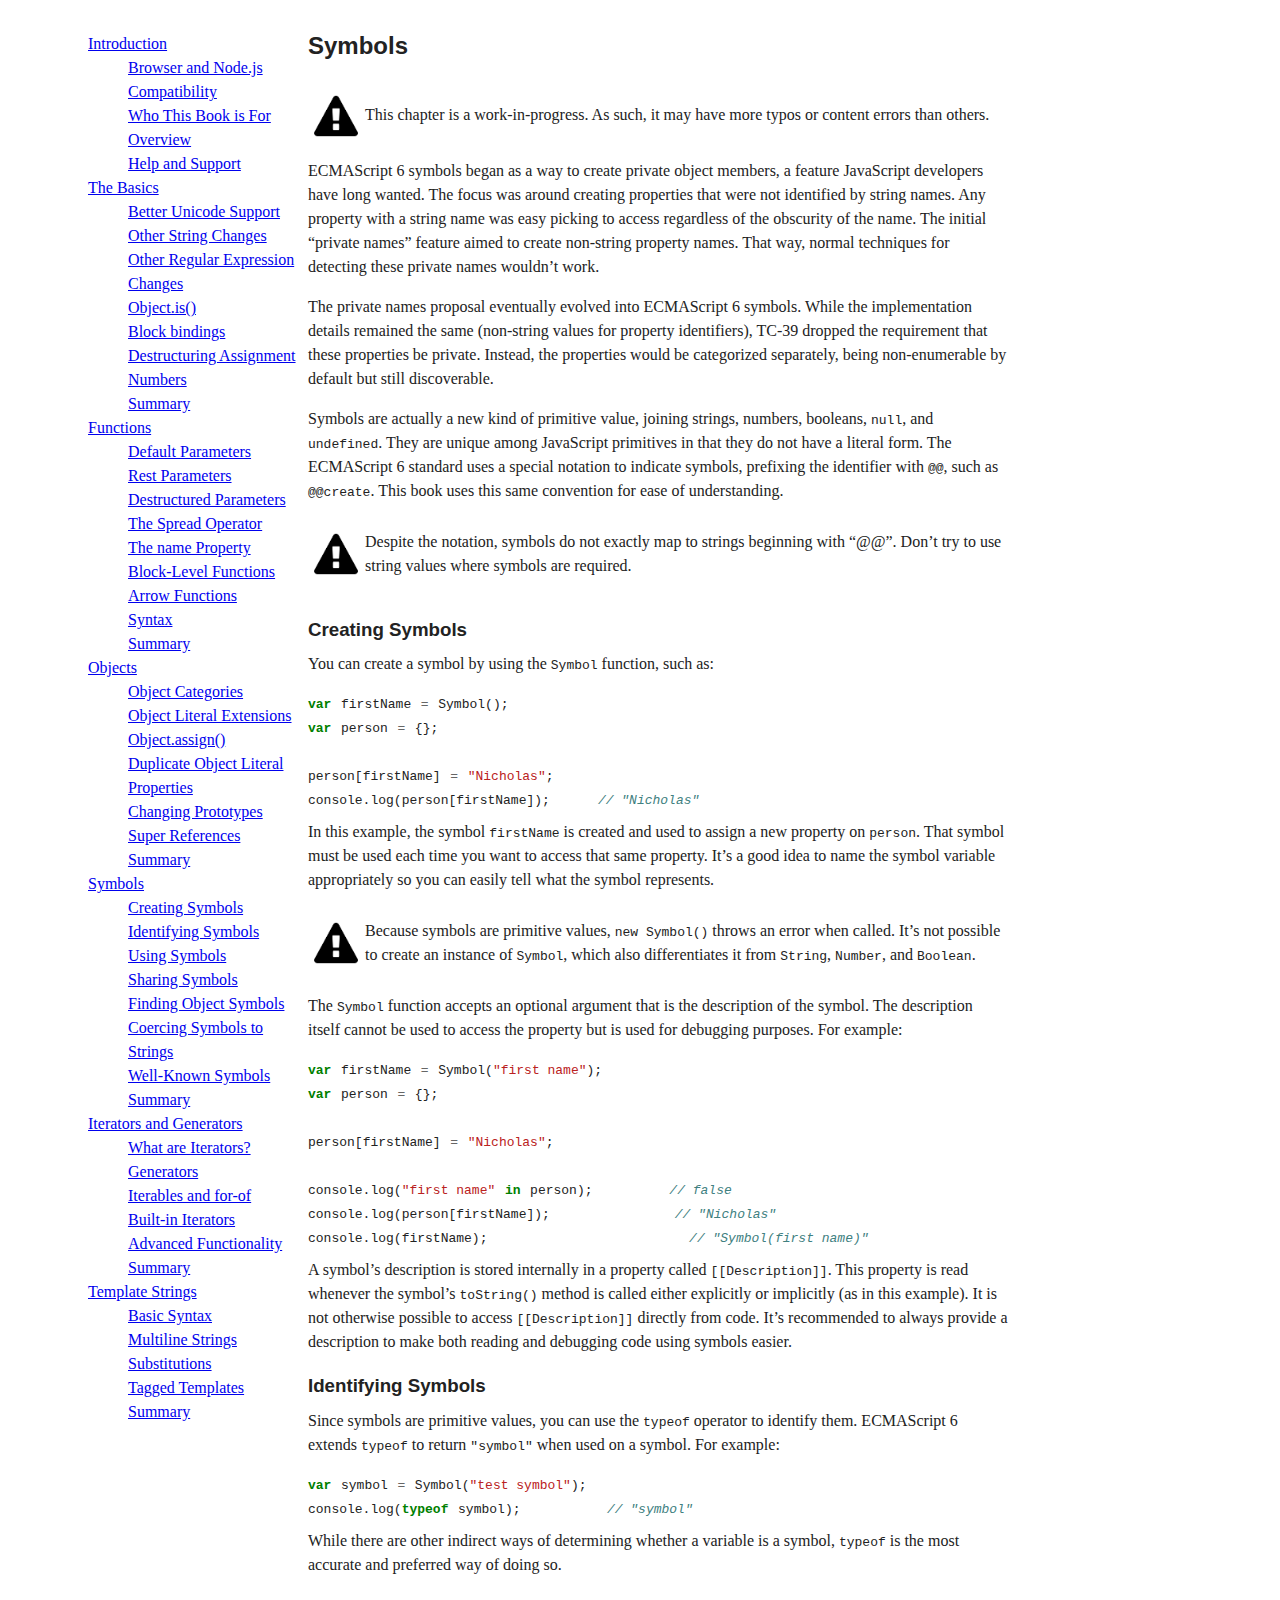
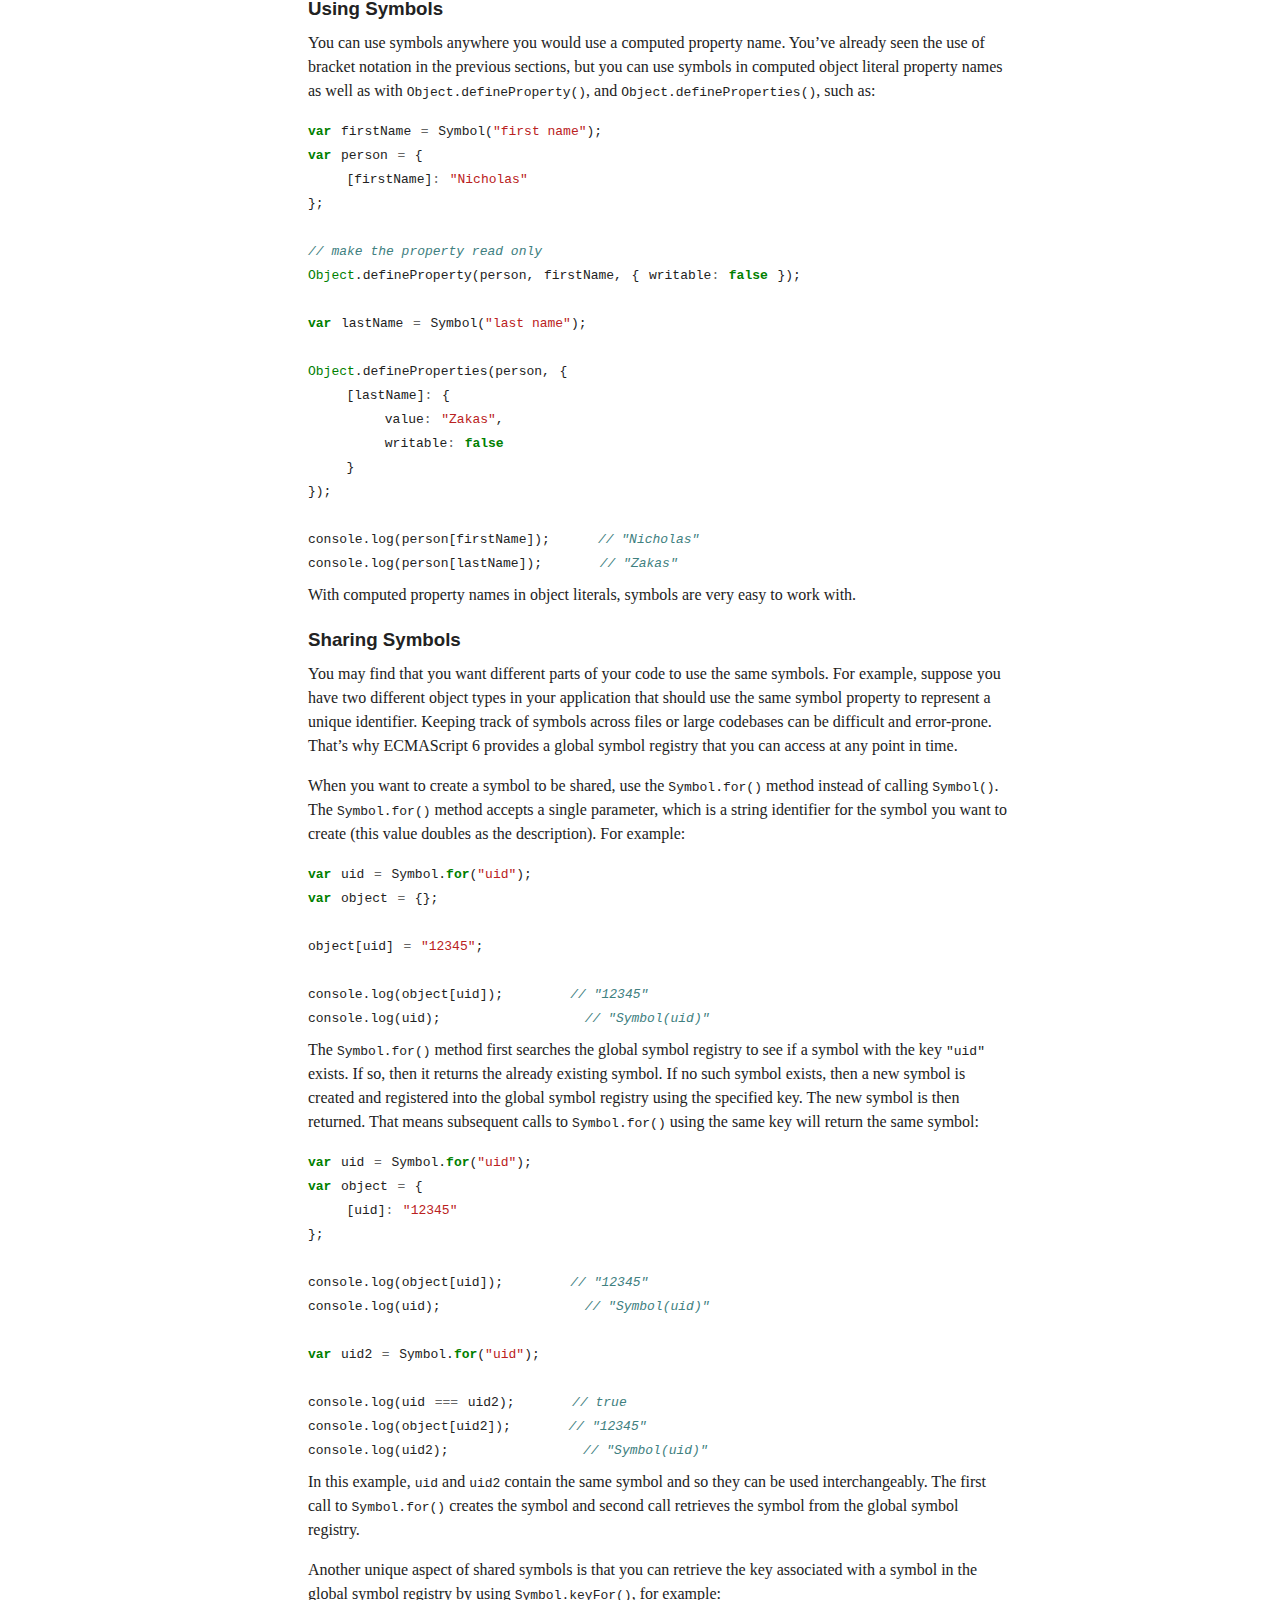
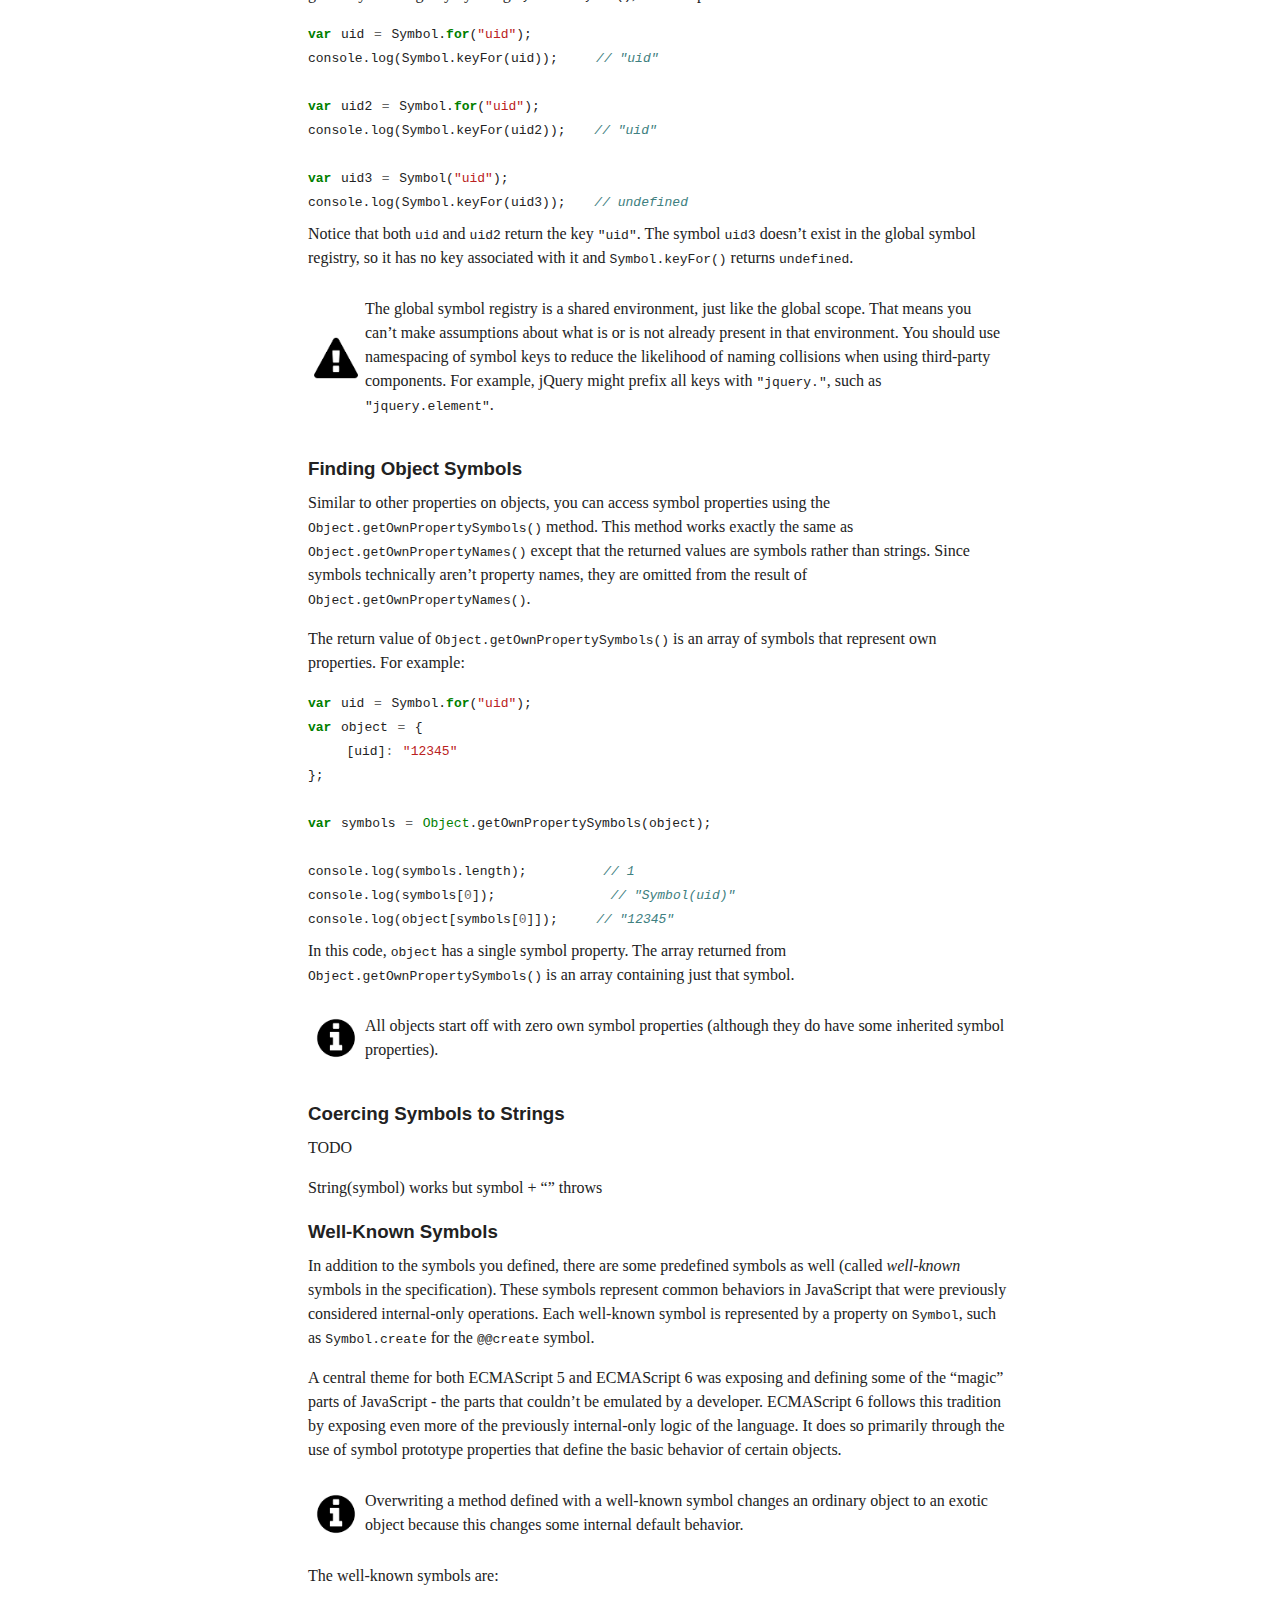
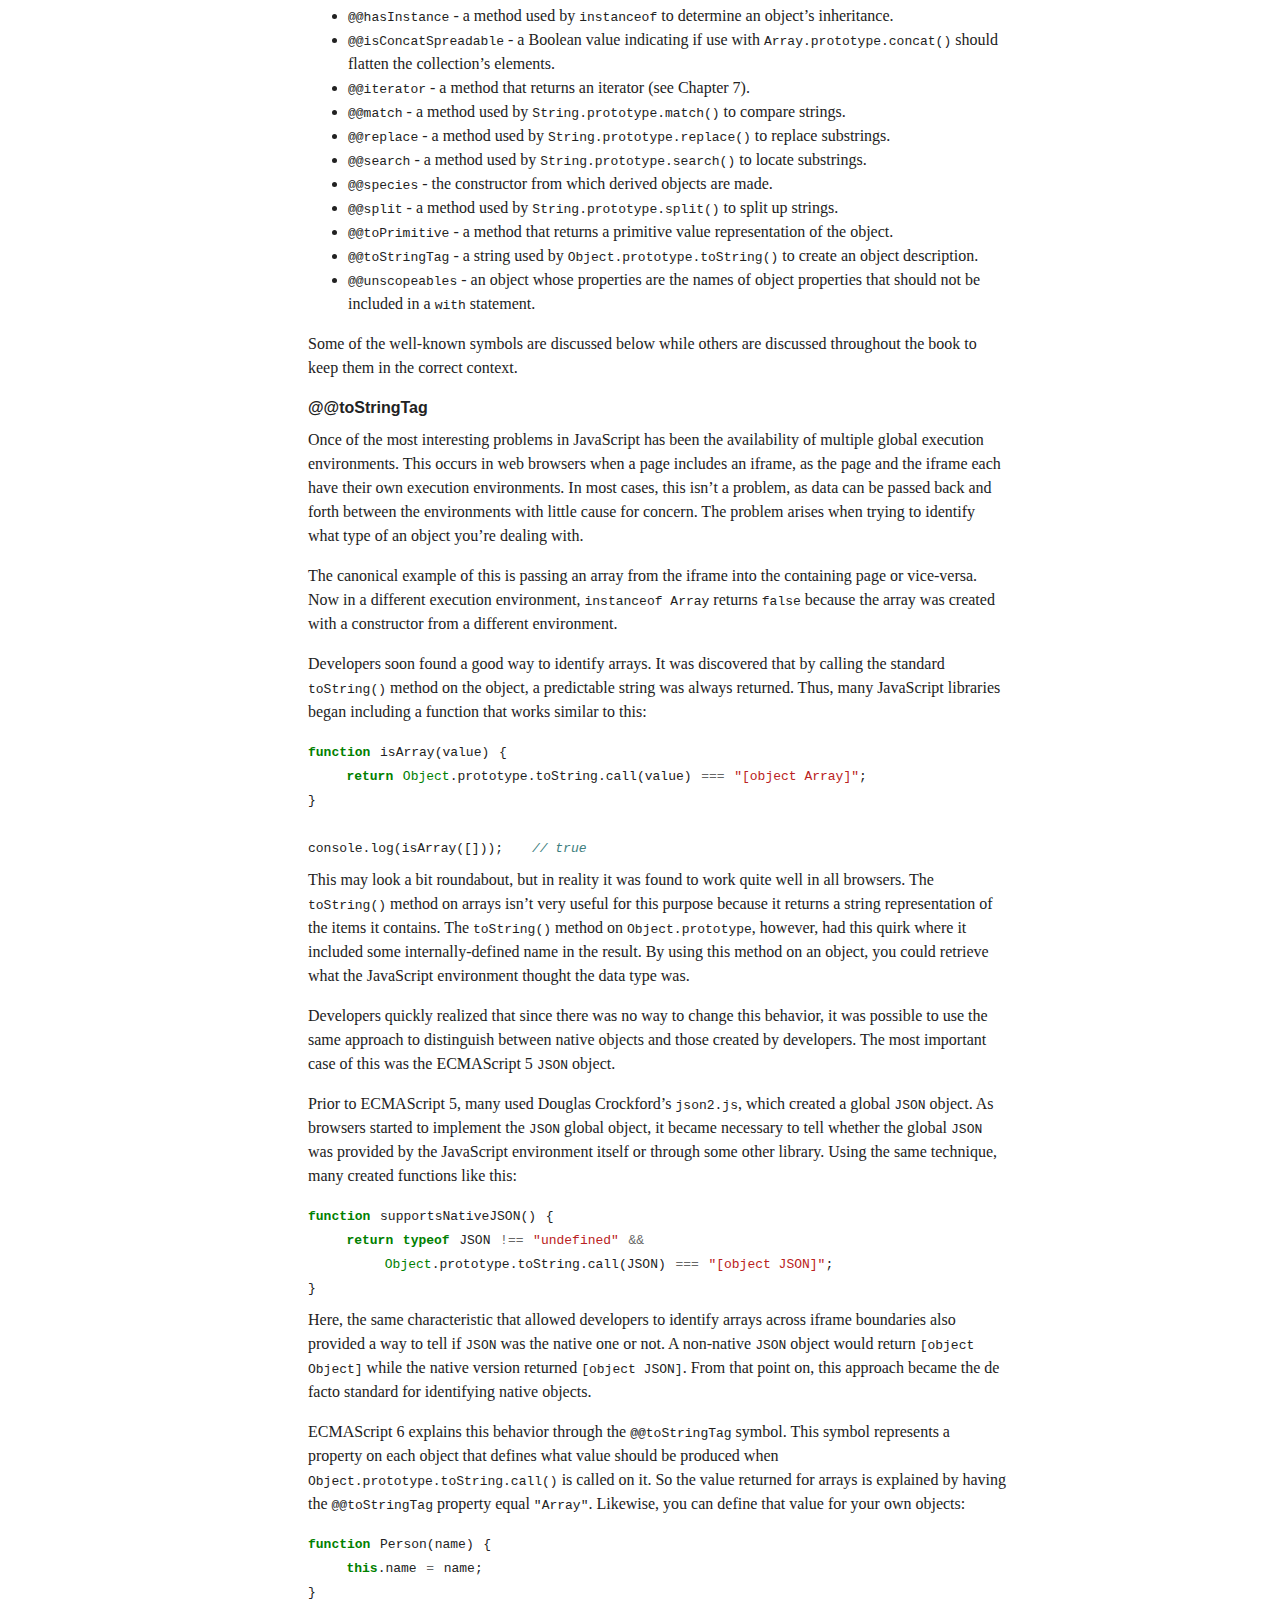
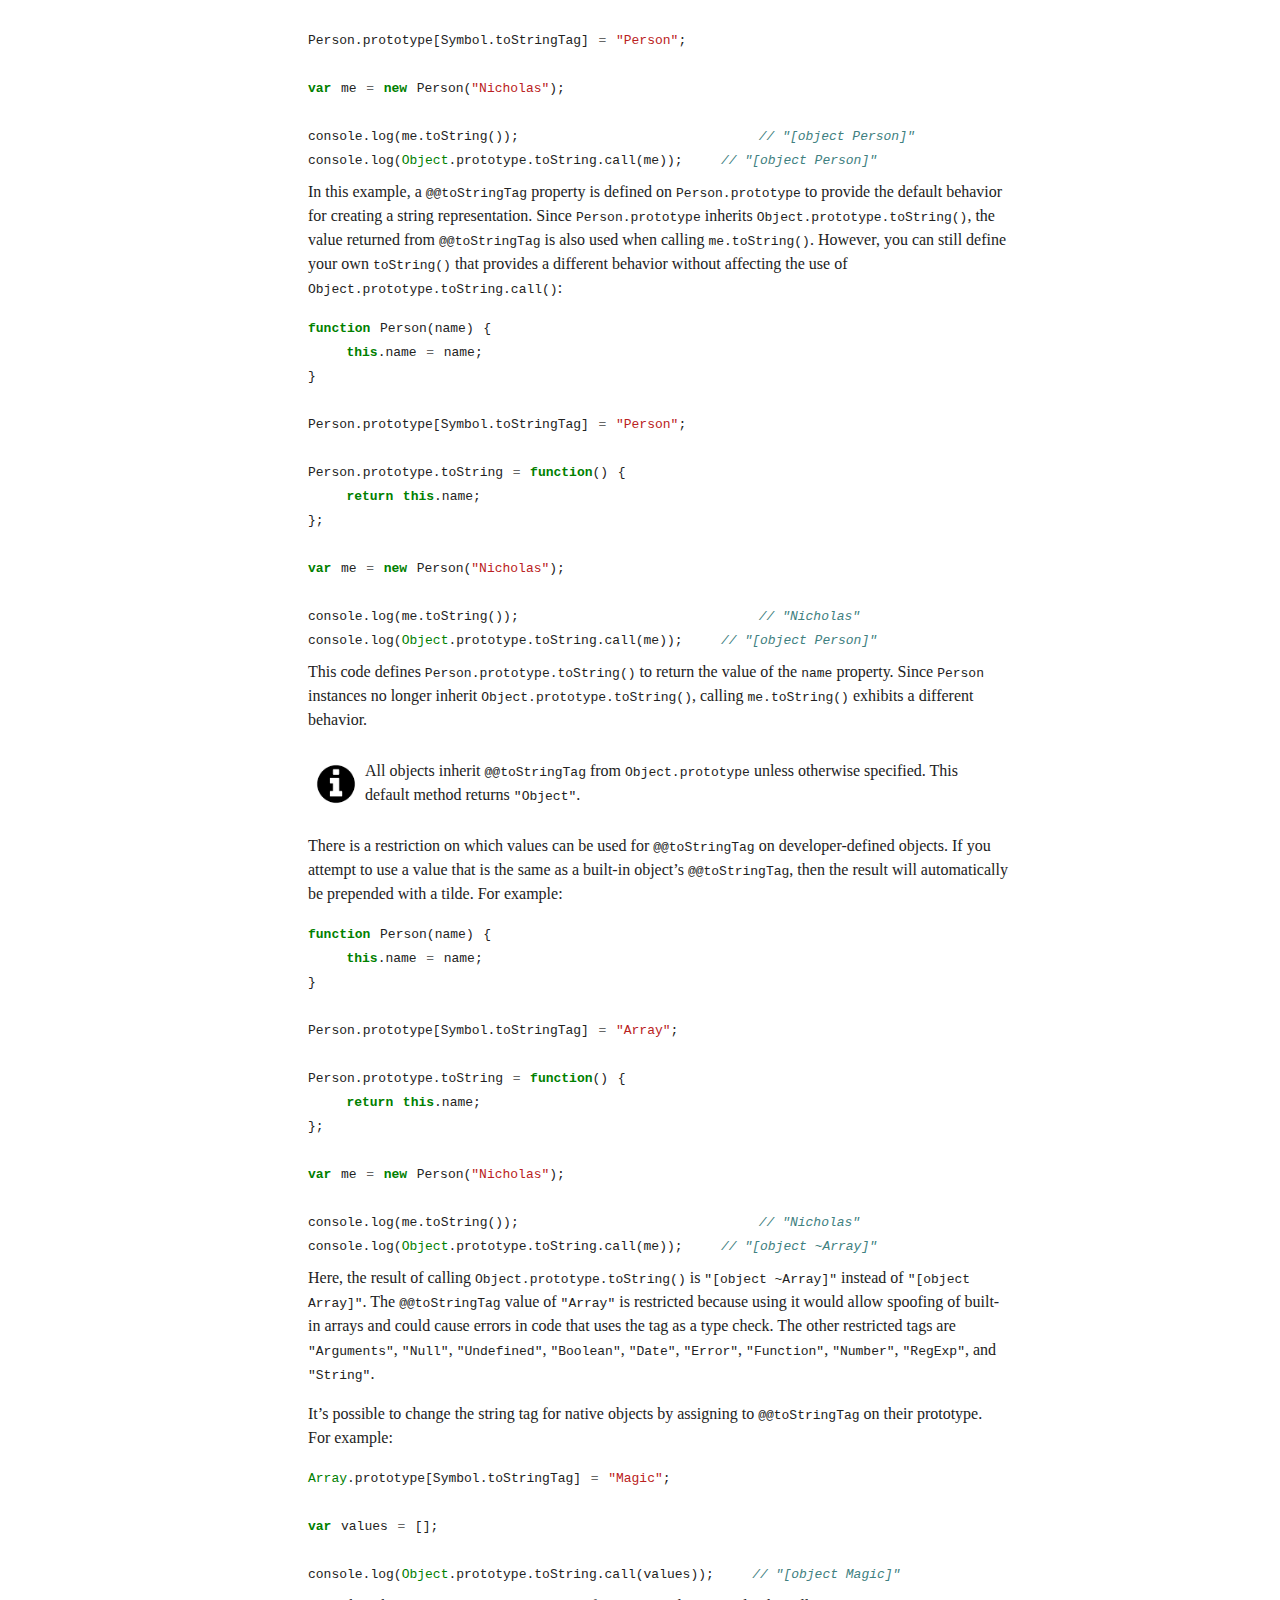
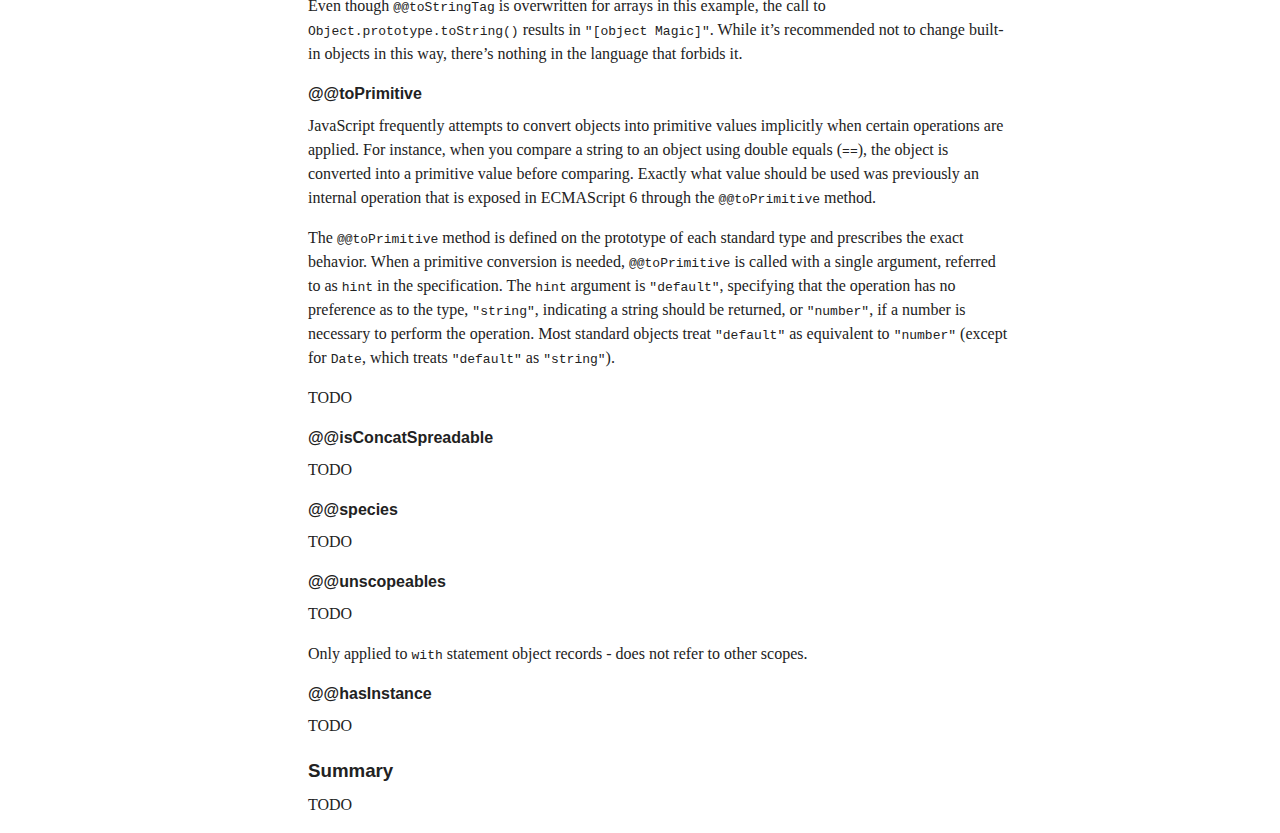
<file: chap04.html>
<?xml version="1.0" encoding="utf-8"?>
<!DOCTYPE html PUBLIC "-//W3C//DTD XHTML 1.1//EN" "http://www.w3.org/TR/xhtml11/DTD/xhtml11.dtd">
<html xmlns="http://www.w3.org/1999/xhtml">
<head>
<title>Symbols</title>
<link href="stylesheet.css" type="text/css" rel="stylesheet" />
</head>
<body>
<div id="leanpub-toc">
<h2></h2>
<ol class="toc">
<ul class='toc no-parts'>
  <li>
    <a href='chap00.html#leanpub-auto-introduction'>Introduction</a>
    <ul>
      <li>
        <a href='chap00.html#leanpub-auto-browser-and-nodejs-compatibility'>Browser and Node.js Compatibility</a>
      </li>
      <li>
        <a href='chap00.html#leanpub-auto-who-this-book-is-for'>Who This Book is For</a>
      </li>
      <li>
        <a href='chap00.html#leanpub-auto-overview'>Overview</a>
      </li>
      <li>
        <a href='chap00.html#leanpub-auto-help-and-support'>Help and Support</a>
      </li>
    </ul>
  </li>
  <li>
    <a href='chap01.html#leanpub-auto-the-basics'>The Basics</a>
    <ul>
      <li>
        <a href='chap01.html#leanpub-auto-better-unicode-support'>Better Unicode Support</a>
      </li>
      <li>
        <a href='chap01.html#leanpub-auto-other-string-changes'>Other String Changes</a>
      </li>
      <li>
        <a href='chap01.html#leanpub-auto-other-regular-expression-changes'>Other Regular Expression Changes</a>
      </li>
      <li>
        <a href='chap01.html#leanpub-auto-objectis'>Object.is()</a>
      </li>
      <li>
        <a href='chap01.html#leanpub-auto-block-bindings'>Block bindings</a>
      </li>
      <li>
        <a href='chap01.html#leanpub-auto-destructuring-assignment'>Destructuring Assignment</a>
      </li>
      <li>
        <a href='chap01.html#leanpub-auto-numbers'>Numbers</a>
      </li>
      <li>
        <a href='chap01.html#leanpub-auto-summary'>Summary</a>
      </li>
    </ul>
  </li>
  <li>
    <a href='chap02.html#leanpub-auto-functions'>Functions</a>
    <ul>
      <li>
        <a href='chap02.html#leanpub-auto-default-parameters'>Default Parameters</a>
      </li>
      <li>
        <a href='chap02.html#leanpub-auto-rest-parameters'>Rest Parameters</a>
      </li>
      <li>
        <a href='chap02.html#leanpub-auto-destructured-parameters'>Destructured Parameters</a>
      </li>
      <li>
        <a href='chap02.html#leanpub-auto-the-spread-operator'>The Spread Operator</a>
      </li>
      <li>
        <a href='chap02.html#leanpub-auto-the-name-property'>The name Property</a>
      </li>
      <li>
        <a href='chap02.html#leanpub-auto-block-level-functions'>Block-Level Functions</a>
      </li>
      <li>
        <a href='chap02.html#leanpub-auto-arrow-functions'>Arrow Functions</a>
      </li>
      <li>
        <a href='chap02.html#leanpub-auto-syntax'>Syntax</a>
      </li>
      <li>
        <a href='chap02.html#leanpub-auto-summary-1'>Summary</a>
      </li>
    </ul>
  </li>
  <li>
    <a href='chap03.html#leanpub-auto-objects'>Objects</a>
    <ul>
      <li>
        <a href='chap03.html#leanpub-auto-object-categories'>Object Categories</a>
      </li>
      <li>
        <a href='chap03.html#leanpub-auto-object-literal-extensions'>Object Literal Extensions</a>
      </li>
      <li>
        <a href='chap03.html#leanpub-auto-objectassign'>Object.assign()</a>
      </li>
      <li>
        <a href='chap03.html#leanpub-auto-duplicate-object-literal-properties'>Duplicate Object Literal Properties</a>
      </li>
      <li>
        <a href='chap03.html#leanpub-auto-changing-prototypes'>Changing Prototypes</a>
      </li>
      <li>
        <a href='chap03.html#leanpub-auto-super-references'>Super References</a>
      </li>
      <li>
        <a href='chap03.html#leanpub-auto-summary-2'>Summary</a>
      </li>
    </ul>
  </li>
  <li>
    <a href='chap04.html#leanpub-auto-symbols'>Symbols</a>
    <ul>
      <li>
        <a href='chap04.html#leanpub-auto-creating-symbols'>Creating Symbols</a>
      </li>
      <li>
        <a href='chap04.html#leanpub-auto-identifying-symbols'>Identifying Symbols</a>
      </li>
      <li>
        <a href='chap04.html#leanpub-auto-using-symbols'>Using Symbols</a>
      </li>
      <li>
        <a href='chap04.html#leanpub-auto-sharing-symbols'>Sharing Symbols</a>
      </li>
      <li>
        <a href='chap04.html#leanpub-auto-finding-object-symbols'>Finding Object Symbols</a>
      </li>
      <li>
        <a href='chap04.html#leanpub-auto-coercing-symbols-to-strings'>Coercing Symbols to Strings</a>
      </li>
      <li>
        <a href='chap04.html#leanpub-auto-well-known-symbols'>Well-Known Symbols</a>
      </li>
      <li>
        <a href='chap04.html#leanpub-auto-summary-3'>Summary</a>
      </li>
    </ul>
  </li>
  <li>
    <a href='chap05.html#leanpub-auto-iterators-and-generators'>Iterators and Generators</a>
    <ul>
      <li>
        <a href='chap05.html#leanpub-auto-what-are-iterators'>What are Iterators?</a>
      </li>
      <li>
        <a href='chap05.html#leanpub-auto-generators'>Generators</a>
      </li>
      <li>
        <a href='chap05.html#leanpub-auto-iterables-and-for-of'>Iterables and for-of</a>
      </li>
      <li>
        <a href='chap05.html#leanpub-auto-built-in-iterators'>Built-in Iterators</a>
      </li>
      <li>
        <a href='chap05.html#leanpub-auto-advanced-functionality'>Advanced Functionality</a>
      </li>
      <li>
        <a href='chap05.html#leanpub-auto-summary-4'>Summary</a>
      </li>
    </ul>
  </li>
  <li>
    <a href='chap06.html#leanpub-auto-template-strings'>Template Strings</a>
    <ul>
      <li>
        <a href='chap06.html#leanpub-auto-basic-syntax'>Basic Syntax</a>
      </li>
      <li>
        <a href='chap06.html#leanpub-auto-multiline-strings'>Multiline Strings</a>
      </li>
      <li>
        <a href='chap06.html#leanpub-auto-substitutions'>Substitutions</a>
      </li>
      <li>
        <a href='chap06.html#leanpub-auto-tagged-templates'>Tagged Templates</a>
      </li>
      <li>
        <a href='chap06.html#leanpub-auto-summary-5'>Summary</a>
      </li>
    </ul>
  </li>
</ul>

</ol>
</div>
<div id="leanpub-main">
<h2 id="leanpub-auto-symbols">Symbols</h2>

<table class="warning sidebarish">
  <tbody>
    <tr><td class="sidebar-icon">
      <img class="sidebar-image" src="images/leanpub_warning.png" alt="warning" width="50px" /></td>
    <td>
      <p>This chapter is a work-in-progress. As such, it may have more typos or content errors than others.</p>

    </td>
  </tr>
  </tbody>
</table><p>ECMAScript 6 symbols began as a way to create private object members, a feature JavaScript developers have long wanted. The focus was around creating properties that were not identified by string names. Any property with a string name was easy picking to access regardless of the obscurity of the name. The initial “private names” feature aimed to create non-string property names. That way, normal techniques for detecting these private names wouldn’t work.</p>

<p>The private names proposal eventually evolved into ECMAScript 6 symbols. While the implementation details remained the same (non-string values for property identifiers), TC-39 dropped the requirement that these properties be private. Instead, the properties would be categorized separately, being non-enumerable by default but still discoverable.</p>

<p>Symbols are actually a new kind of primitive value, joining strings, numbers, booleans, <code>null</code>, and <code>undefined</code>. They are unique among JavaScript primitives in that they do not have a literal form. The ECMAScript 6 standard uses a special notation to indicate symbols, prefixing the identifier with <code>@@</code>, such as <code>@@create</code>. This book uses this same convention for ease of understanding.</p>

<table class="warning sidebarish">
  <tbody>
    <tr><td class="sidebar-icon">
      <img class="sidebar-image" src="images/leanpub_warning.png" alt="warning" width="50px" /></td>
    <td>
      <p>Despite the notation, symbols do not exactly map to strings beginning with “@@”. Don’t try to use string values where symbols are required.</p>

    </td>
  </tr>
  </tbody>
</table><h3 id="leanpub-auto-creating-symbols">Creating Symbols</h3>

<p>You can create a symbol by using the <code>Symbol</code> function, such as:</p>

<div class="code-block">
<div class="highlight"><pre><code class="kd">var</code> <code class="nx">firstName</code> <code class="o">=</code> <code class="nx">Symbol</code><code class="p">();</code>
<code class="kd">var</code> <code class="nx">person</code> <code class="o">=</code> <code class="p">{};</code>

<code class="nx">person</code><code class="p">[</code><code class="nx">firstName</code><code class="p">]</code> <code class="o">=</code> <code class="s2">"Nicholas"</code><code class="p">;</code>
<code class="nx">console</code><code class="p">.</code><code class="nx">log</code><code class="p">(</code><code class="nx">person</code><code class="p">[</code><code class="nx">firstName</code><code class="p">]);</code>     <code class="c1">// "Nicholas"</code>
</pre></div>

</div>

<p>In this example, the symbol <code>firstName</code> is created and used to assign a new property on <code>person</code>. That symbol must be used each time you want to access that same property. It’s a good idea to name the symbol variable appropriately so you can easily tell what the symbol represents.</p>

<table class="warning sidebarish">
  <tbody>
    <tr><td class="sidebar-icon">
      <img class="sidebar-image" src="images/leanpub_warning.png" alt="warning" width="50px" /></td>
    <td>
      <p>Because symbols are primitive values, <code>new Symbol()</code> throws an error when called. It’s not possible to create an instance of <code>Symbol</code>, which also differentiates it from <code>String</code>, <code>Number</code>, and <code>Boolean</code>.</p>

    </td>
  </tr>
  </tbody>
</table><p>The <code>Symbol</code> function accepts an optional argument that is the description of the symbol. The description itself cannot be used to access the property but is used for debugging purposes. For example:</p>

<div class="code-block">
<div class="highlight"><pre><code class="kd">var</code> <code class="nx">firstName</code> <code class="o">=</code> <code class="nx">Symbol</code><code class="p">(</code><code class="s2">"first name"</code><code class="p">);</code>
<code class="kd">var</code> <code class="nx">person</code> <code class="o">=</code> <code class="p">{};</code>

<code class="nx">person</code><code class="p">[</code><code class="nx">firstName</code><code class="p">]</code> <code class="o">=</code> <code class="s2">"Nicholas"</code><code class="p">;</code>

<code class="nx">console</code><code class="p">.</code><code class="nx">log</code><code class="p">(</code><code class="s2">"first name"</code> <code class="k">in</code> <code class="nx">person</code><code class="p">);</code>        <code class="c1">// false</code>
<code class="nx">console</code><code class="p">.</code><code class="nx">log</code><code class="p">(</code><code class="nx">person</code><code class="p">[</code><code class="nx">firstName</code><code class="p">]);</code>             <code class="c1">// "Nicholas"</code>
<code class="nx">console</code><code class="p">.</code><code class="nx">log</code><code class="p">(</code><code class="nx">firstName</code><code class="p">);</code>                     <code class="c1">// "Symbol(first name)"</code>
</pre></div>

</div>

<p>A symbol’s description is stored internally in a property called <code>[[Description]]</code>. This property is read whenever the symbol’s <code>toString()</code> method is called either explicitly or implicitly (as in this example). It is not otherwise possible to access <code>[[Description]]</code> directly from code. It’s recommended to always provide a description to make both reading and debugging code using symbols easier.</p>

<h3 id="leanpub-auto-identifying-symbols">Identifying Symbols</h3>

<p>Since symbols are primitive values, you can use the <code>typeof</code> operator to identify them. ECMAScript 6 extends <code>typeof</code> to return <code>"symbol"</code> when used on a symbol. For example:</p>

<div class="code-block">
<div class="highlight"><pre><code class="kd">var</code> <code class="nx">symbol</code> <code class="o">=</code> <code class="nx">Symbol</code><code class="p">(</code><code class="s2">"test symbol"</code><code class="p">);</code>
<code class="nx">console</code><code class="p">.</code><code class="nx">log</code><code class="p">(</code><code class="k">typeof</code> <code class="nx">symbol</code><code class="p">);</code>         <code class="c1">// "symbol"</code>
</pre></div>

</div>

<p>While there are other indirect ways of determining whether a variable is a symbol, <code>typeof</code> is the most accurate and preferred way of doing so.</p>

<h3 id="leanpub-auto-using-symbols">Using Symbols</h3>

<p>You can use symbols anywhere you would use a computed property name. You’ve already seen the use of bracket notation in the previous sections, but you can use symbols in computed object literal property names as well as with <code>Object.defineProperty()</code>, and <code>Object.defineProperties()</code>, such as:</p>

<div class="code-block">
<div class="highlight"><pre><code class="kd">var</code> <code class="nx">firstName</code> <code class="o">=</code> <code class="nx">Symbol</code><code class="p">(</code><code class="s2">"first name"</code><code class="p">);</code>
<code class="kd">var</code> <code class="nx">person</code> <code class="o">=</code> <code class="p">{</code>
    <code class="p">[</code><code class="nx">firstName</code><code class="p">]</code><code class="o">:</code> <code class="s2">"Nicholas"</code>
<code class="p">};</code>

<code class="c1">// make the property read only</code>
<code class="nb">Object</code><code class="p">.</code><code class="nx">defineProperty</code><code class="p">(</code><code class="nx">person</code><code class="p">,</code> <code class="nx">firstName</code><code class="p">,</code> <code class="p">{</code> <code class="nx">writable</code><code class="o">:</code> <code class="kc">false</code> <code class="p">});</code>

<code class="kd">var</code> <code class="nx">lastName</code> <code class="o">=</code> <code class="nx">Symbol</code><code class="p">(</code><code class="s2">"last name"</code><code class="p">);</code>

<code class="nb">Object</code><code class="p">.</code><code class="nx">defineProperties</code><code class="p">(</code><code class="nx">person</code><code class="p">,</code> <code class="p">{</code>
    <code class="p">[</code><code class="nx">lastName</code><code class="p">]</code><code class="o">:</code> <code class="p">{</code>
        <code class="nx">value</code><code class="o">:</code> <code class="s2">"Zakas"</code><code class="p">,</code>
        <code class="nx">writable</code><code class="o">:</code> <code class="kc">false</code>
    <code class="p">}</code>
<code class="p">});</code>

<code class="nx">console</code><code class="p">.</code><code class="nx">log</code><code class="p">(</code><code class="nx">person</code><code class="p">[</code><code class="nx">firstName</code><code class="p">]);</code>     <code class="c1">// "Nicholas"</code>
<code class="nx">console</code><code class="p">.</code><code class="nx">log</code><code class="p">(</code><code class="nx">person</code><code class="p">[</code><code class="nx">lastName</code><code class="p">]);</code>      <code class="c1">// "Zakas"</code>
</pre></div>

</div>

<p>With computed property names in object literals, symbols are very easy to work with.</p>

<h3 id="leanpub-auto-sharing-symbols">Sharing Symbols</h3>

<p>You may find that you want different parts of your code to use the same symbols. For example, suppose you have two different object types in your application that should use the same symbol property to represent a unique identifier. Keeping track of symbols across files or large codebases can be difficult and error-prone. That’s why ECMAScript 6 provides a global symbol registry that you can access at any point in time.</p>

<p>When you want to create a symbol to be shared, use the <code>Symbol.for()</code> method instead of calling <code>Symbol()</code>. The <code>Symbol.for()</code> method accepts a single parameter, which is a string identifier for the symbol you want to create (this value doubles as the description). For example:</p>

<div class="code-block">
<div class="highlight"><pre><code class="kd">var</code> <code class="nx">uid</code> <code class="o">=</code> <code class="nx">Symbol</code><code class="p">.</code><code class="k">for</code><code class="p">(</code><code class="s2">"uid"</code><code class="p">);</code>
<code class="kd">var</code> <code class="nx">object</code> <code class="o">=</code> <code class="p">{};</code>

<code class="nx">object</code><code class="p">[</code><code class="nx">uid</code><code class="p">]</code> <code class="o">=</code> <code class="s2">"12345"</code><code class="p">;</code>

<code class="nx">console</code><code class="p">.</code><code class="nx">log</code><code class="p">(</code><code class="nx">object</code><code class="p">[</code><code class="nx">uid</code><code class="p">]);</code>       <code class="c1">// "12345"</code>
<code class="nx">console</code><code class="p">.</code><code class="nx">log</code><code class="p">(</code><code class="nx">uid</code><code class="p">);</code>               <code class="c1">// "Symbol(uid)"</code>
</pre></div>

</div>

<p>The <code>Symbol.for()</code> method first searches the global symbol registry to see if a symbol with the key <code>"uid"</code> exists. If so, then it returns the already existing symbol. If no such symbol exists, then a new symbol is created and registered into the global symbol registry using the specified key. The new symbol is then returned. That means subsequent calls to <code>Symbol.for()</code> using the same key will return the same symbol:</p>

<div class="code-block">
<div class="highlight"><pre><code class="kd">var</code> <code class="nx">uid</code> <code class="o">=</code> <code class="nx">Symbol</code><code class="p">.</code><code class="k">for</code><code class="p">(</code><code class="s2">"uid"</code><code class="p">);</code>
<code class="kd">var</code> <code class="nx">object</code> <code class="o">=</code> <code class="p">{</code>
    <code class="p">[</code><code class="nx">uid</code><code class="p">]</code><code class="o">:</code> <code class="s2">"12345"</code>
<code class="p">};</code>

<code class="nx">console</code><code class="p">.</code><code class="nx">log</code><code class="p">(</code><code class="nx">object</code><code class="p">[</code><code class="nx">uid</code><code class="p">]);</code>       <code class="c1">// "12345"</code>
<code class="nx">console</code><code class="p">.</code><code class="nx">log</code><code class="p">(</code><code class="nx">uid</code><code class="p">);</code>               <code class="c1">// "Symbol(uid)"</code>

<code class="kd">var</code> <code class="nx">uid2</code> <code class="o">=</code> <code class="nx">Symbol</code><code class="p">.</code><code class="k">for</code><code class="p">(</code><code class="s2">"uid"</code><code class="p">);</code>

<code class="nx">console</code><code class="p">.</code><code class="nx">log</code><code class="p">(</code><code class="nx">uid</code> <code class="o">===</code> <code class="nx">uid2</code><code class="p">);</code>      <code class="c1">// true</code>
<code class="nx">console</code><code class="p">.</code><code class="nx">log</code><code class="p">(</code><code class="nx">object</code><code class="p">[</code><code class="nx">uid2</code><code class="p">]);</code>      <code class="c1">// "12345"</code>
<code class="nx">console</code><code class="p">.</code><code class="nx">log</code><code class="p">(</code><code class="nx">uid2</code><code class="p">);</code>              <code class="c1">// "Symbol(uid)"</code>
</pre></div>

</div>

<p>In this example, <code>uid</code> and <code>uid2</code> contain the same symbol and so they can be used interchangeably. The first call to <code>Symbol.for()</code> creates the symbol and second call retrieves the symbol from the global symbol registry.</p>

<p>Another unique aspect of shared symbols is that you can retrieve the key associated with a symbol in the global symbol registry by using <code>Symbol.keyFor()</code>, for example:</p>

<div class="code-block">
<div class="highlight"><pre><code class="kd">var</code> <code class="nx">uid</code> <code class="o">=</code> <code class="nx">Symbol</code><code class="p">.</code><code class="k">for</code><code class="p">(</code><code class="s2">"uid"</code><code class="p">);</code>
<code class="nx">console</code><code class="p">.</code><code class="nx">log</code><code class="p">(</code><code class="nx">Symbol</code><code class="p">.</code><code class="nx">keyFor</code><code class="p">(</code><code class="nx">uid</code><code class="p">));</code>    <code class="c1">// "uid"</code>

<code class="kd">var</code> <code class="nx">uid2</code> <code class="o">=</code> <code class="nx">Symbol</code><code class="p">.</code><code class="k">for</code><code class="p">(</code><code class="s2">"uid"</code><code class="p">);</code>
<code class="nx">console</code><code class="p">.</code><code class="nx">log</code><code class="p">(</code><code class="nx">Symbol</code><code class="p">.</code><code class="nx">keyFor</code><code class="p">(</code><code class="nx">uid2</code><code class="p">));</code>   <code class="c1">// "uid"</code>

<code class="kd">var</code> <code class="nx">uid3</code> <code class="o">=</code> <code class="nx">Symbol</code><code class="p">(</code><code class="s2">"uid"</code><code class="p">);</code>
<code class="nx">console</code><code class="p">.</code><code class="nx">log</code><code class="p">(</code><code class="nx">Symbol</code><code class="p">.</code><code class="nx">keyFor</code><code class="p">(</code><code class="nx">uid3</code><code class="p">));</code>   <code class="c1">// undefined</code>
</pre></div>

</div>

<p>Notice that both <code>uid</code> and <code>uid2</code> return the key <code>"uid"</code>. The symbol <code>uid3</code> doesn’t exist in the global symbol registry, so it has no key associated with it and <code>Symbol.keyFor()</code> returns <code>undefined</code>.</p>

<table class="warning sidebarish">
  <tbody>
    <tr><td class="sidebar-icon">
      <img class="sidebar-image" src="images/leanpub_warning.png" alt="warning" width="50px" /></td>
    <td>
      <p>The global symbol registry is a shared environment, just like the global scope. That means you can’t make assumptions about what is or is not already present in that environment. You should use namespacing of symbol keys to reduce the likelihood of naming collisions when using third-party components. For example, jQuery might prefix all keys with <code>"jquery."</code>, such as <code>"jquery.element"</code>.</p>

    </td>
  </tr>
  </tbody>
</table><h3 id="leanpub-auto-finding-object-symbols">Finding Object Symbols</h3>

<p>Similar to other properties on objects, you can access symbol properties using the <code>Object.getOwnPropertySymbols()</code> method. This method works exactly the same as <code>Object.getOwnPropertyNames()</code> except that the returned values are symbols rather than strings. Since symbols technically aren’t property names, they are omitted from the result of <code>Object.getOwnPropertyNames()</code>.</p>

<p>The return value of <code>Object.getOwnPropertySymbols()</code> is an array of symbols that represent own properties. For example:</p>

<div class="code-block">
<div class="highlight"><pre><code class="kd">var</code> <code class="nx">uid</code> <code class="o">=</code> <code class="nx">Symbol</code><code class="p">.</code><code class="k">for</code><code class="p">(</code><code class="s2">"uid"</code><code class="p">);</code>
<code class="kd">var</code> <code class="nx">object</code> <code class="o">=</code> <code class="p">{</code>
    <code class="p">[</code><code class="nx">uid</code><code class="p">]</code><code class="o">:</code> <code class="s2">"12345"</code>
<code class="p">};</code>

<code class="kd">var</code> <code class="nx">symbols</code> <code class="o">=</code> <code class="nb">Object</code><code class="p">.</code><code class="nx">getOwnPropertySymbols</code><code class="p">(</code><code class="nx">object</code><code class="p">);</code>

<code class="nx">console</code><code class="p">.</code><code class="nx">log</code><code class="p">(</code><code class="nx">symbols</code><code class="p">.</code><code class="nx">length</code><code class="p">);</code>        <code class="c1">// 1</code>
<code class="nx">console</code><code class="p">.</code><code class="nx">log</code><code class="p">(</code><code class="nx">symbols</code><code class="p">[</code><code class="mi">0</code><code class="p">]);</code>            <code class="c1">// "Symbol(uid)"</code>
<code class="nx">console</code><code class="p">.</code><code class="nx">log</code><code class="p">(</code><code class="nx">object</code><code class="p">[</code><code class="nx">symbols</code><code class="p">[</code><code class="mi">0</code><code class="p">]]);</code>    <code class="c1">// "12345"</code>
</pre></div>

</div>

<p>In this code, <code>object</code> has a single symbol property. The array returned from <code>Object.getOwnPropertySymbols()</code> is an array containing just that symbol.</p>

<table class="information sidebarish">
  <tbody>
    <tr><td class="sidebar-icon">
      <img class="sidebar-image" src="images/leanpub_info-circle.png" alt="information" width="50px" /></td>
    <td>
      <p>All objects start off with zero own symbol properties (although they do have some inherited symbol properties).</p>

    </td>
  </tr>
  </tbody>
</table><h3 id="leanpub-auto-coercing-symbols-to-strings">Coercing Symbols to Strings</h3>

<p>TODO</p>

<p>String(symbol) works but symbol + “” throws</p>

<h3 id="leanpub-auto-well-known-symbols">Well-Known Symbols</h3>

<p>In addition to the symbols you defined, there are some predefined symbols as well (called <em>well-known</em> symbols in the specification). These symbols represent common behaviors in JavaScript that were previously considered internal-only operations. Each well-known symbol is represented by a property on <code>Symbol</code>, such as <code>Symbol.create</code> for the <code>@@create</code> symbol.</p>

<p>A central theme for both ECMAScript 5 and ECMAScript 6 was exposing and defining some of the “magic” parts of JavaScript - the parts that couldn’t be emulated by a developer. ECMAScript 6 follows this tradition by exposing even more of the previously internal-only logic of the language. It does so primarily through the use of symbol prototype properties that define the basic behavior of certain objects.</p>

<table class="information sidebarish">
  <tbody>
    <tr><td class="sidebar-icon">
      <img class="sidebar-image" src="images/leanpub_info-circle.png" alt="information" width="50px" /></td>
    <td>
      <p>Overwriting a method defined with a well-known symbol changes an ordinary object to an exotic object because this changes some internal default behavior.</p>

    </td>
  </tr>
  </tbody>
</table><p>The well-known symbols are:</p>

<ul><li><code>@@hasInstance</code> - a method used by <code>instanceof</code> to determine an object’s inheritance.</li>
  <li><code>@@isConcatSpreadable</code> - a Boolean value indicating if use with <code>Array.prototype.concat()</code> should flatten the collection’s elements.</li>
  <li><code>@@iterator</code> - a method that returns an iterator (see Chapter 7).</li>
  <li><code>@@match</code> - a method used by <code>String.prototype.match()</code> to compare strings.</li>
  <li><code>@@replace</code> - a method used by <code>String.prototype.replace()</code> to replace substrings.</li>
  <li><code>@@search</code> - a method used by <code>String.prototype.search()</code> to locate substrings.</li>
  <li><code>@@species</code> - the constructor from which derived objects are made.</li>
  <li><code>@@split</code> - a method used by <code>String.prototype.split()</code> to split up strings.</li>
  <li><code>@@toPrimitive</code> - a method that returns a primitive value representation of the object.</li>
  <li><code>@@toStringTag</code> - a string used by <code>Object.prototype.toString()</code> to create an object description.</li>
  <li><code>@@unscopeables</code> - an object whose properties are the names of object properties that should not be included in a <code>with</code> statement.</li>
</ul><p>Some of the well-known symbols are discussed below while others are discussed throughout the book to keep them in the correct context.</p>

<h4 id="leanpub-auto-tostringtag">@@toStringTag</h4>

<p>Once of the most interesting problems in JavaScript has been the availability of multiple global execution environments. This occurs in web browsers when a page includes an iframe, as the page and the iframe each have their own execution environments. In most cases, this isn’t a problem, as data can be passed back and forth between the environments with little cause for concern. The problem arises when trying to identify what type of an object you’re dealing with.</p>

<p>The canonical example of this is passing an array from the iframe into the containing page or vice-versa. Now in a different execution environment, <code>instanceof Array</code> returns <code>false</code> because the array was created with a constructor from a different environment.</p>

<p>Developers soon found a good way to identify arrays. It was discovered that by calling the standard <code>toString()</code> method on the object, a predictable string was always returned. Thus, many JavaScript libraries began including a function that works similar to this:</p>

<div class="code-block">
<div class="highlight"><pre><code class="kd">function</code> <code class="nx">isArray</code><code class="p">(</code><code class="nx">value</code><code class="p">)</code> <code class="p">{</code>
    <code class="k">return</code> <code class="nb">Object</code><code class="p">.</code><code class="nx">prototype</code><code class="p">.</code><code class="nx">toString</code><code class="p">.</code><code class="nx">call</code><code class="p">(</code><code class="nx">value</code><code class="p">)</code> <code class="o">===</code> <code class="s2">"[object Array]"</code><code class="p">;</code>
<code class="p">}</code>

<code class="nx">console</code><code class="p">.</code><code class="nx">log</code><code class="p">(</code><code class="nx">isArray</code><code class="p">([]));</code>   <code class="c1">// true</code>
</pre></div>

</div>

<p>This may look a bit roundabout, but in reality it was found to work quite well in all browsers. The <code>toString()</code> method on arrays isn’t very useful for this purpose because it returns a string representation of the items it contains. The <code>toString()</code> method on <code>Object.prototype</code>, however, had this quirk where it included some internally-defined name in the result. By using this method on an object, you could retrieve what the JavaScript environment thought the data type was.</p>

<p>Developers quickly realized that since there was no way to change this behavior, it was possible to use the same approach to distinguish between native objects and those created by developers. The most important case of this was the ECMAScript 5 <code>JSON</code> object.</p>

<p>Prior to ECMAScript 5, many used Douglas Crockford’s <code>json2.js</code>, which created a global <code>JSON</code> object. As browsers started to implement the <code>JSON</code> global object, it became necessary to tell whether the global <code>JSON</code> was provided by the JavaScript environment itself or through some other library. Using the same technique, many created functions like this:</p>

<div class="code-block">
<div class="highlight"><pre><code class="kd">function</code> <code class="nx">supportsNativeJSON</code><code class="p">()</code> <code class="p">{</code>
    <code class="k">return</code> <code class="k">typeof</code> <code class="nx">JSON</code> <code class="o">!==</code> <code class="s2">"undefined"</code> <code class="o">&amp;&amp;</code>
        <code class="nb">Object</code><code class="p">.</code><code class="nx">prototype</code><code class="p">.</code><code class="nx">toString</code><code class="p">.</code><code class="nx">call</code><code class="p">(</code><code class="nx">JSON</code><code class="p">)</code> <code class="o">===</code> <code class="s2">"[object JSON]"</code><code class="p">;</code>
<code class="p">}</code>
</pre></div>

</div>

<p>Here, the same characteristic that allowed developers to identify arrays across iframe boundaries also provided a way to tell if <code>JSON</code> was the native one or not. A non-native <code>JSON</code> object would return <code>[object Object]</code> while the native version returned <code>[object JSON]</code>. From that point on, this approach became the de facto standard for identifying native objects.</p>

<p>ECMAScript 6 explains this behavior through the <code>@@toStringTag</code> symbol. This symbol represents a property on each object that defines what value should be produced when <code>Object.prototype.toString.call()</code> is called on it. So the value returned for arrays is explained by having the <code>@@toStringTag</code> property equal <code>"Array"</code>. Likewise, you can define that value for your own objects:</p>

<div class="code-block">
<div class="highlight"><pre><code class="kd">function</code> <code class="nx">Person</code><code class="p">(</code><code class="nx">name</code><code class="p">)</code> <code class="p">{</code>
    <code class="k">this</code><code class="p">.</code><code class="nx">name</code> <code class="o">=</code> <code class="nx">name</code><code class="p">;</code>
<code class="p">}</code>

<code class="nx">Person</code><code class="p">.</code><code class="nx">prototype</code><code class="p">[</code><code class="nx">Symbol</code><code class="p">.</code><code class="nx">toStringTag</code><code class="p">]</code> <code class="o">=</code> <code class="s2">"Person"</code><code class="p">;</code>

<code class="kd">var</code> <code class="nx">me</code> <code class="o">=</code> <code class="k">new</code> <code class="nx">Person</code><code class="p">(</code><code class="s2">"Nicholas"</code><code class="p">);</code>

<code class="nx">console</code><code class="p">.</code><code class="nx">log</code><code class="p">(</code><code class="nx">me</code><code class="p">.</code><code class="nx">toString</code><code class="p">());</code>                         <code class="c1">// "[object Person]"</code>
<code class="nx">console</code><code class="p">.</code><code class="nx">log</code><code class="p">(</code><code class="nb">Object</code><code class="p">.</code><code class="nx">prototype</code><code class="p">.</code><code class="nx">toString</code><code class="p">.</code><code class="nx">call</code><code class="p">(</code><code class="nx">me</code><code class="p">));</code>    <code class="c1">// "[object Person]"</code>
</pre></div>

</div>

<p>In this example, a <code>@@toStringTag</code> property is defined on <code>Person.prototype</code> to provide the default behavior for creating a string representation. Since <code>Person.prototype</code> inherits <code>Object.prototype.toString()</code>, the value returned from <code>@@toStringTag</code> is also used when calling <code>me.toString()</code>. However, you can still define your own <code>toString()</code> that provides a different behavior without affecting the use of <code>Object.prototype.toString.call()</code>:</p>

<div class="code-block">
<div class="highlight"><pre><code class="kd">function</code> <code class="nx">Person</code><code class="p">(</code><code class="nx">name</code><code class="p">)</code> <code class="p">{</code>
    <code class="k">this</code><code class="p">.</code><code class="nx">name</code> <code class="o">=</code> <code class="nx">name</code><code class="p">;</code>
<code class="p">}</code>

<code class="nx">Person</code><code class="p">.</code><code class="nx">prototype</code><code class="p">[</code><code class="nx">Symbol</code><code class="p">.</code><code class="nx">toStringTag</code><code class="p">]</code> <code class="o">=</code> <code class="s2">"Person"</code><code class="p">;</code>

<code class="nx">Person</code><code class="p">.</code><code class="nx">prototype</code><code class="p">.</code><code class="nx">toString</code> <code class="o">=</code> <code class="kd">function</code><code class="p">()</code> <code class="p">{</code>
    <code class="k">return</code> <code class="k">this</code><code class="p">.</code><code class="nx">name</code><code class="p">;</code>
<code class="p">};</code>

<code class="kd">var</code> <code class="nx">me</code> <code class="o">=</code> <code class="k">new</code> <code class="nx">Person</code><code class="p">(</code><code class="s2">"Nicholas"</code><code class="p">);</code>

<code class="nx">console</code><code class="p">.</code><code class="nx">log</code><code class="p">(</code><code class="nx">me</code><code class="p">.</code><code class="nx">toString</code><code class="p">());</code>                         <code class="c1">// "Nicholas"</code>
<code class="nx">console</code><code class="p">.</code><code class="nx">log</code><code class="p">(</code><code class="nb">Object</code><code class="p">.</code><code class="nx">prototype</code><code class="p">.</code><code class="nx">toString</code><code class="p">.</code><code class="nx">call</code><code class="p">(</code><code class="nx">me</code><code class="p">));</code>    <code class="c1">// "[object Person]"</code>
</pre></div>

</div>

<p>This code defines <code>Person.prototype.toString()</code> to return the value of the <code>name</code> property. Since <code>Person</code> instances no longer inherit <code>Object.prototype.toString()</code>, calling <code>me.toString()</code> exhibits a different behavior.</p>

<table class="information sidebarish">
  <tbody>
    <tr><td class="sidebar-icon">
      <img class="sidebar-image" src="images/leanpub_info-circle.png" alt="information" width="50px" /></td>
    <td>
      <p>All objects inherit <code>@@toStringTag</code> from <code>Object.prototype</code> unless otherwise specified. This default method returns <code>"Object"</code>.</p>

    </td>
  </tr>
  </tbody>
</table><p>There is a restriction on which values can be used for <code>@@toStringTag</code> on developer-defined objects. If you attempt to use a value that is the same as a built-in object’s <code>@@toStringTag</code>, then the result will automatically be prepended with a tilde. For example:</p>

<div class="code-block">
<div class="highlight"><pre><code class="kd">function</code> <code class="nx">Person</code><code class="p">(</code><code class="nx">name</code><code class="p">)</code> <code class="p">{</code>
    <code class="k">this</code><code class="p">.</code><code class="nx">name</code> <code class="o">=</code> <code class="nx">name</code><code class="p">;</code>
<code class="p">}</code>

<code class="nx">Person</code><code class="p">.</code><code class="nx">prototype</code><code class="p">[</code><code class="nx">Symbol</code><code class="p">.</code><code class="nx">toStringTag</code><code class="p">]</code> <code class="o">=</code> <code class="s2">"Array"</code><code class="p">;</code>

<code class="nx">Person</code><code class="p">.</code><code class="nx">prototype</code><code class="p">.</code><code class="nx">toString</code> <code class="o">=</code> <code class="kd">function</code><code class="p">()</code> <code class="p">{</code>
    <code class="k">return</code> <code class="k">this</code><code class="p">.</code><code class="nx">name</code><code class="p">;</code>
<code class="p">};</code>

<code class="kd">var</code> <code class="nx">me</code> <code class="o">=</code> <code class="k">new</code> <code class="nx">Person</code><code class="p">(</code><code class="s2">"Nicholas"</code><code class="p">);</code>

<code class="nx">console</code><code class="p">.</code><code class="nx">log</code><code class="p">(</code><code class="nx">me</code><code class="p">.</code><code class="nx">toString</code><code class="p">());</code>                         <code class="c1">// "Nicholas"</code>
<code class="nx">console</code><code class="p">.</code><code class="nx">log</code><code class="p">(</code><code class="nb">Object</code><code class="p">.</code><code class="nx">prototype</code><code class="p">.</code><code class="nx">toString</code><code class="p">.</code><code class="nx">call</code><code class="p">(</code><code class="nx">me</code><code class="p">));</code>    <code class="c1">// "[object ~Array]"</code>
</pre></div>

</div>

<p>Here, the result of calling <code>Object.prototype.toString()</code> is <code>"[object ~Array]"</code> instead of <code>"[object Array]"</code>. The <code>@@toStringTag</code> value of <code>"Array"</code> is restricted because using it would allow spoofing of built-in arrays and could cause errors in code that uses the tag as a type check. The other restricted tags are <code>"Arguments"</code>, <code>"Null"</code>, <code>"Undefined"</code>, <code>"Boolean"</code>, <code>"Date"</code>, <code>"Error"</code>, <code>"Function"</code>, <code>"Number"</code>, <code>"RegExp"</code>, and <code>"String"</code>.</p>

<p>It’s possible to change the string tag for native objects by assigning to <code>@@toStringTag</code> on their prototype. For example:</p>

<div class="code-block">
<div class="highlight"><pre><code class="nb">Array</code><code class="p">.</code><code class="nx">prototype</code><code class="p">[</code><code class="nx">Symbol</code><code class="p">.</code><code class="nx">toStringTag</code><code class="p">]</code> <code class="o">=</code> <code class="s2">"Magic"</code><code class="p">;</code>

<code class="kd">var</code> <code class="nx">values</code> <code class="o">=</code> <code class="p">[];</code>

<code class="nx">console</code><code class="p">.</code><code class="nx">log</code><code class="p">(</code><code class="nb">Object</code><code class="p">.</code><code class="nx">prototype</code><code class="p">.</code><code class="nx">toString</code><code class="p">.</code><code class="nx">call</code><code class="p">(</code><code class="nx">values</code><code class="p">));</code>    <code class="c1">// "[object Magic]"</code>
</pre></div>

</div>

<p>Even though <code>@@toStringTag</code> is overwritten for arrays in this example, the call to <code>Object.prototype.toString()</code> results in <code>"[object Magic]"</code>. While it’s recommended not to change built-in objects in this way, there’s nothing in the language that forbids it.</p>

<h4 id="leanpub-auto-toprimitive">@@toPrimitive</h4>

<p>JavaScript frequently attempts to convert objects into primitive values implicitly when certain operations are applied. For instance, when you compare a string to an object using double equals (<code>==</code>), the object is converted into a primitive value before comparing. Exactly what value should be used was previously an internal operation that is exposed in ECMAScript 6 through the <code>@@toPrimitive</code> method.</p>

<p>The <code>@@toPrimitive</code> method is defined on the prototype of each standard type and prescribes the exact behavior. When a primitive conversion is needed, <code>@@toPrimitive</code> is called with a single argument, referred to as <code>hint</code> in the specification. The <code>hint</code> argument is <code>"default"</code>, specifying that the operation has no preference as to the type, <code>"string"</code>, indicating a string should be returned, or <code>"number"</code>, if a number is necessary to perform the operation. Most standard objects treat <code>"default"</code> as equivalent to <code>"number"</code> (except for <code>Date</code>, which treats <code>"default"</code> as <code>"string"</code>).</p>

<p>TODO</p>

<h4 id="leanpub-auto-isconcatspreadable">@@isConcatSpreadable</h4>

<p>TODO</p>

<h4 id="leanpub-auto-species">@@species</h4>

<p>TODO</p>

<h4 id="leanpub-auto-unscopeables">@@unscopeables</h4>

<p>TODO</p>

<p>Only applied to <code>with</code> statement object records - does not refer to other scopes.</p>

<h4 id="leanpub-auto-hasinstance">@@hasInstance</h4>

<p>TODO</p>

<h3 id="leanpub-auto-summary-3">Summary</h3>

<p>TODO</p>
</div>
</body>
</html>
</file>
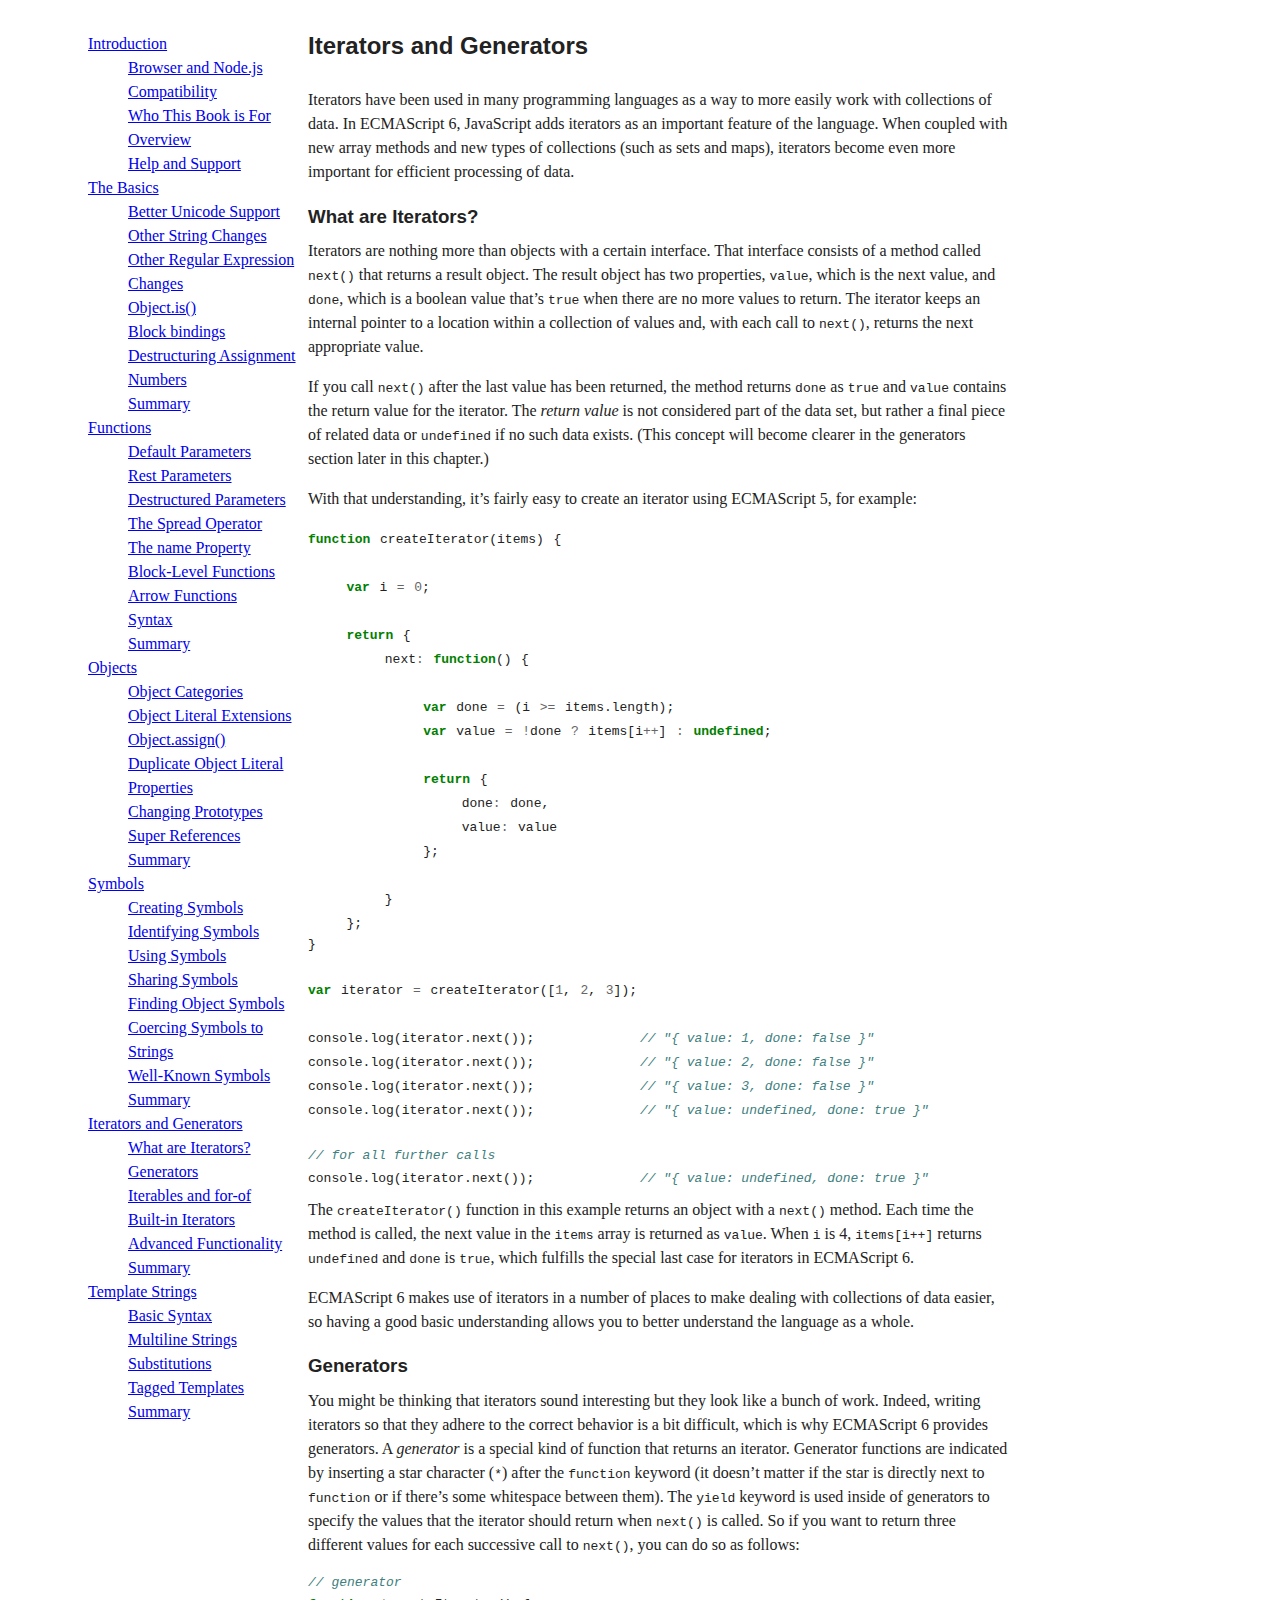
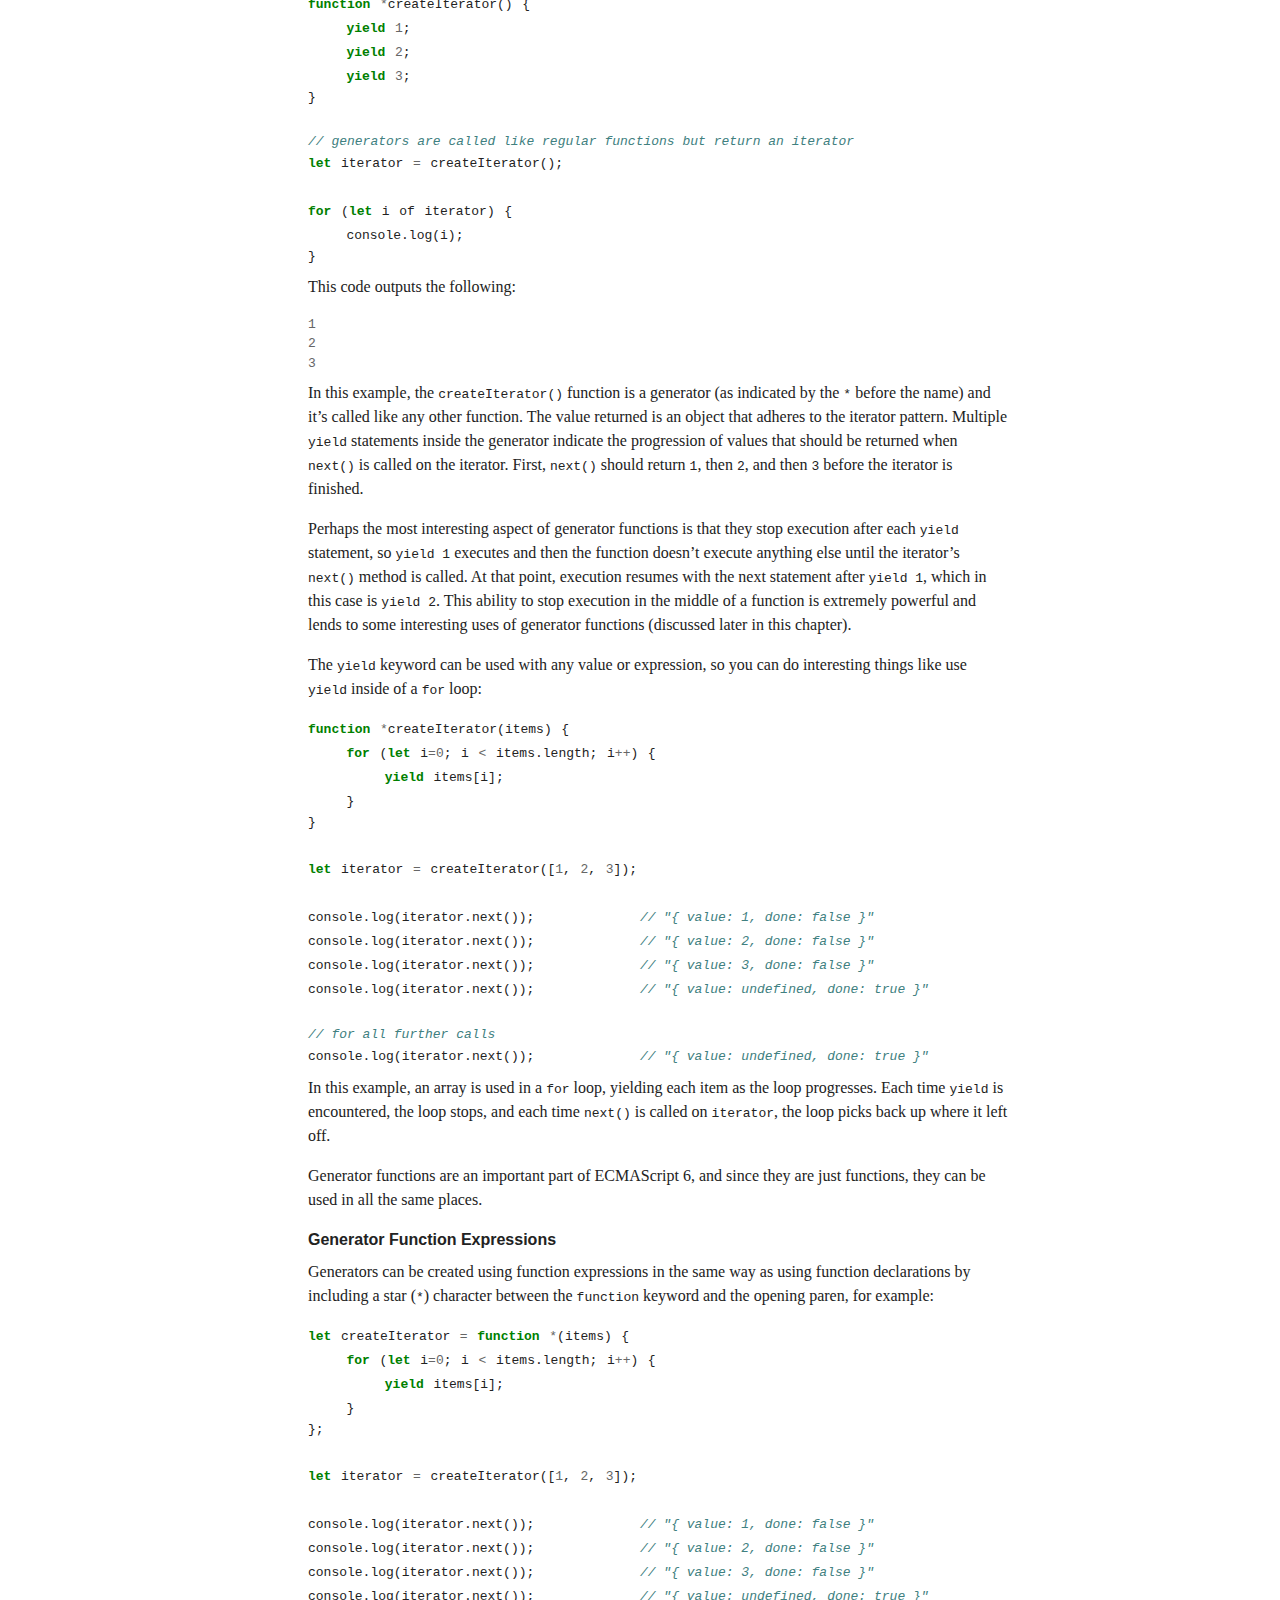
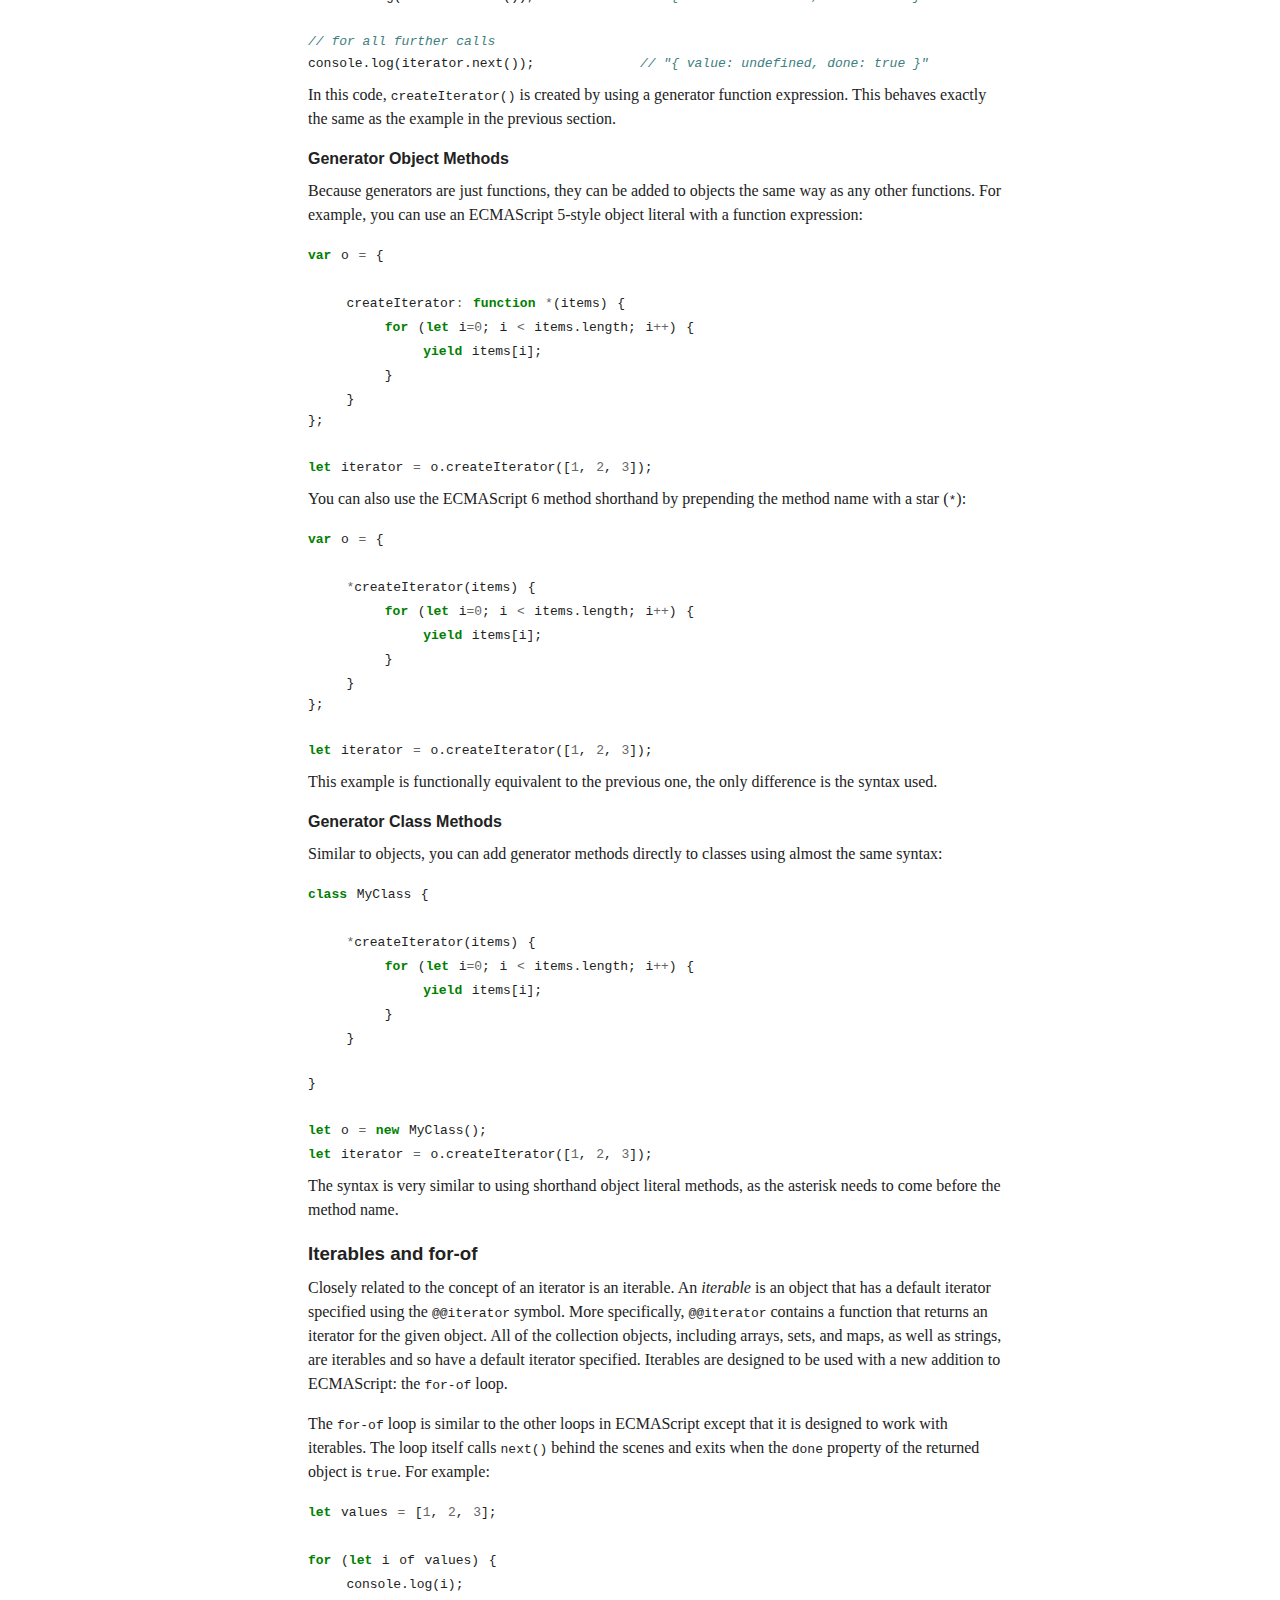
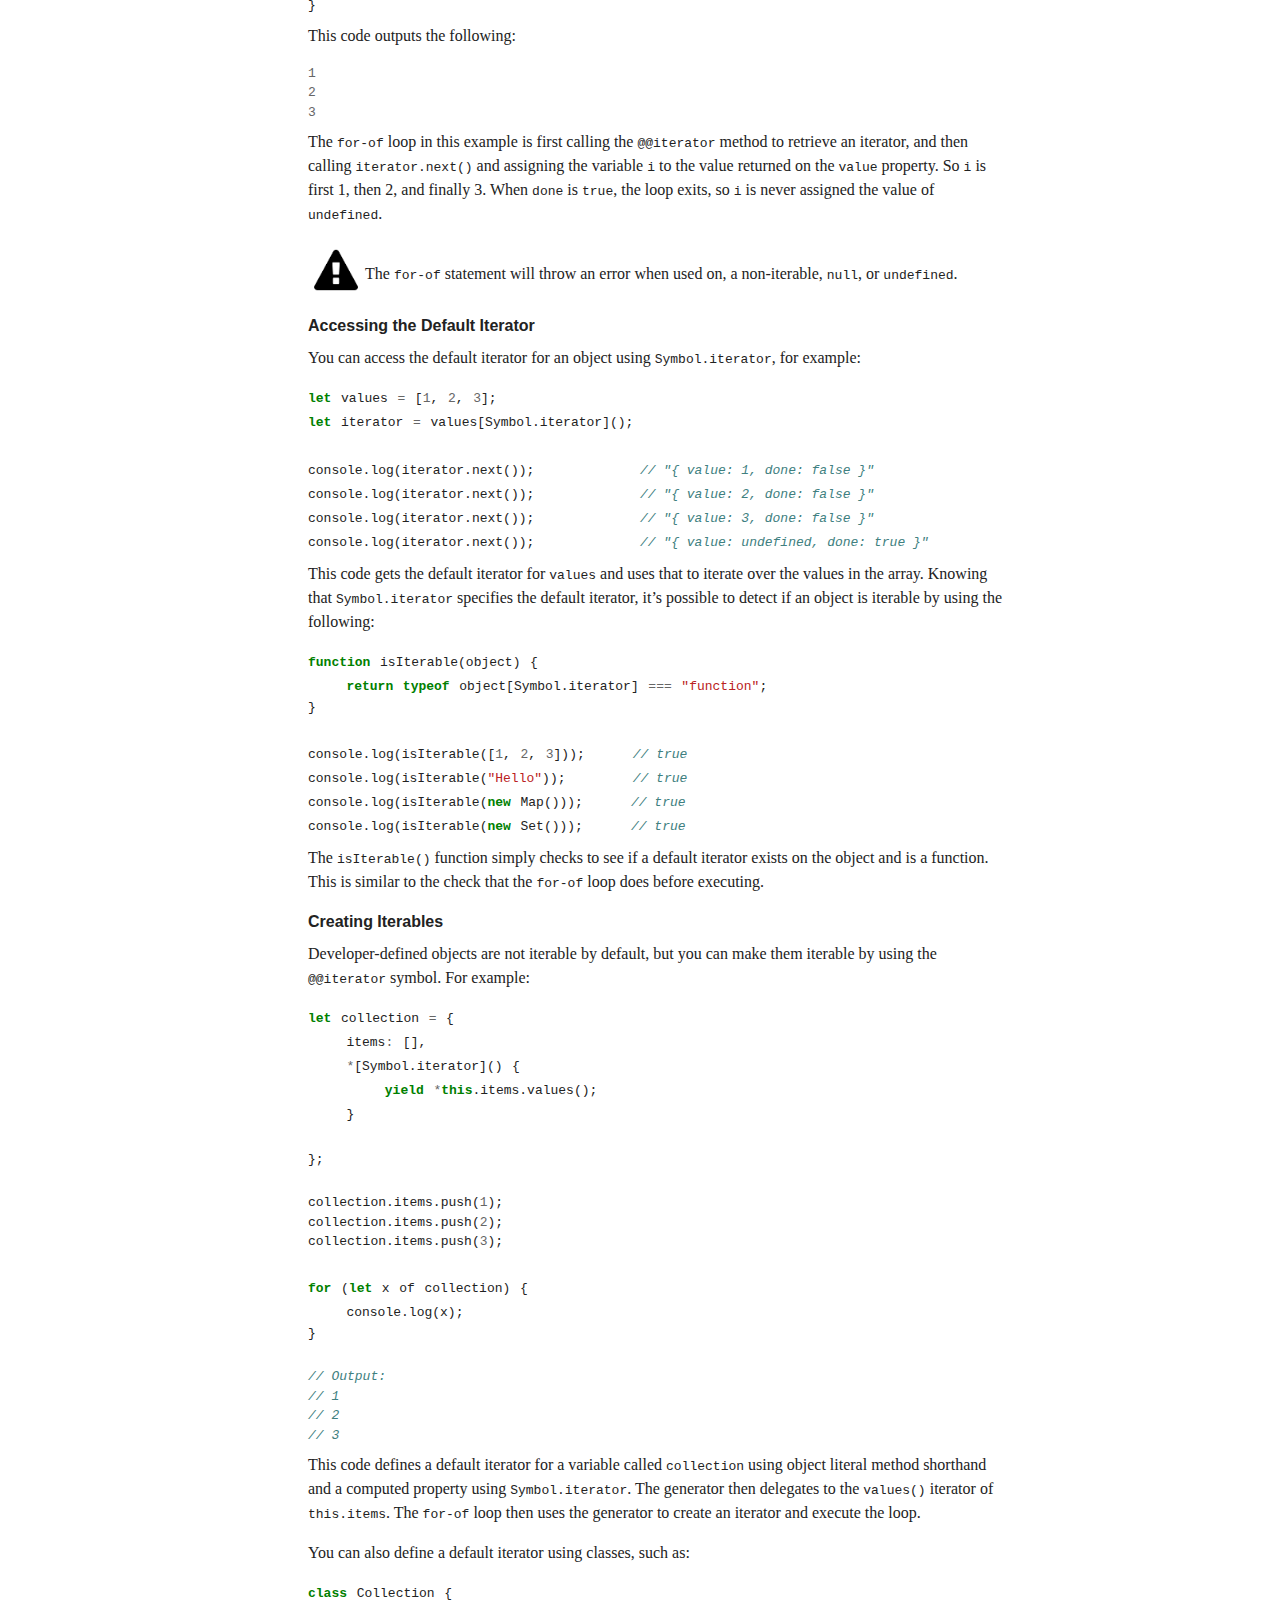
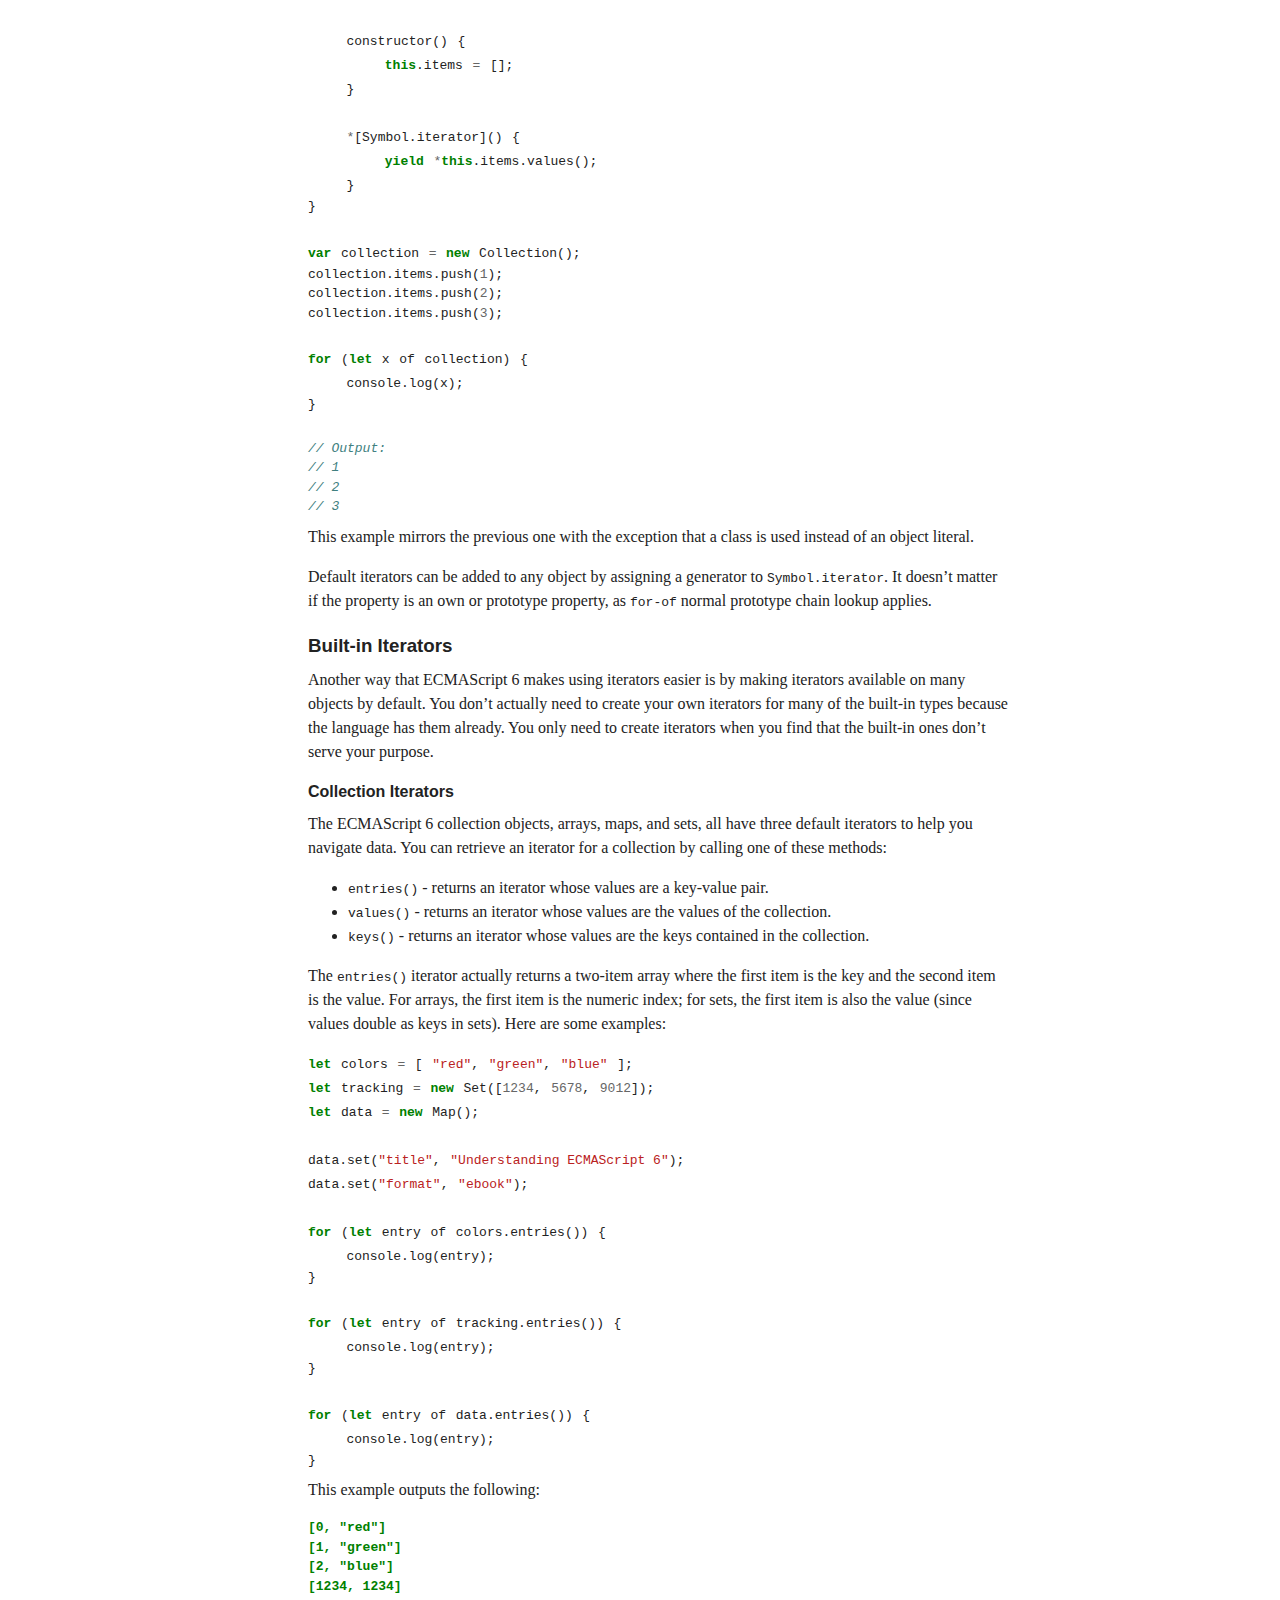
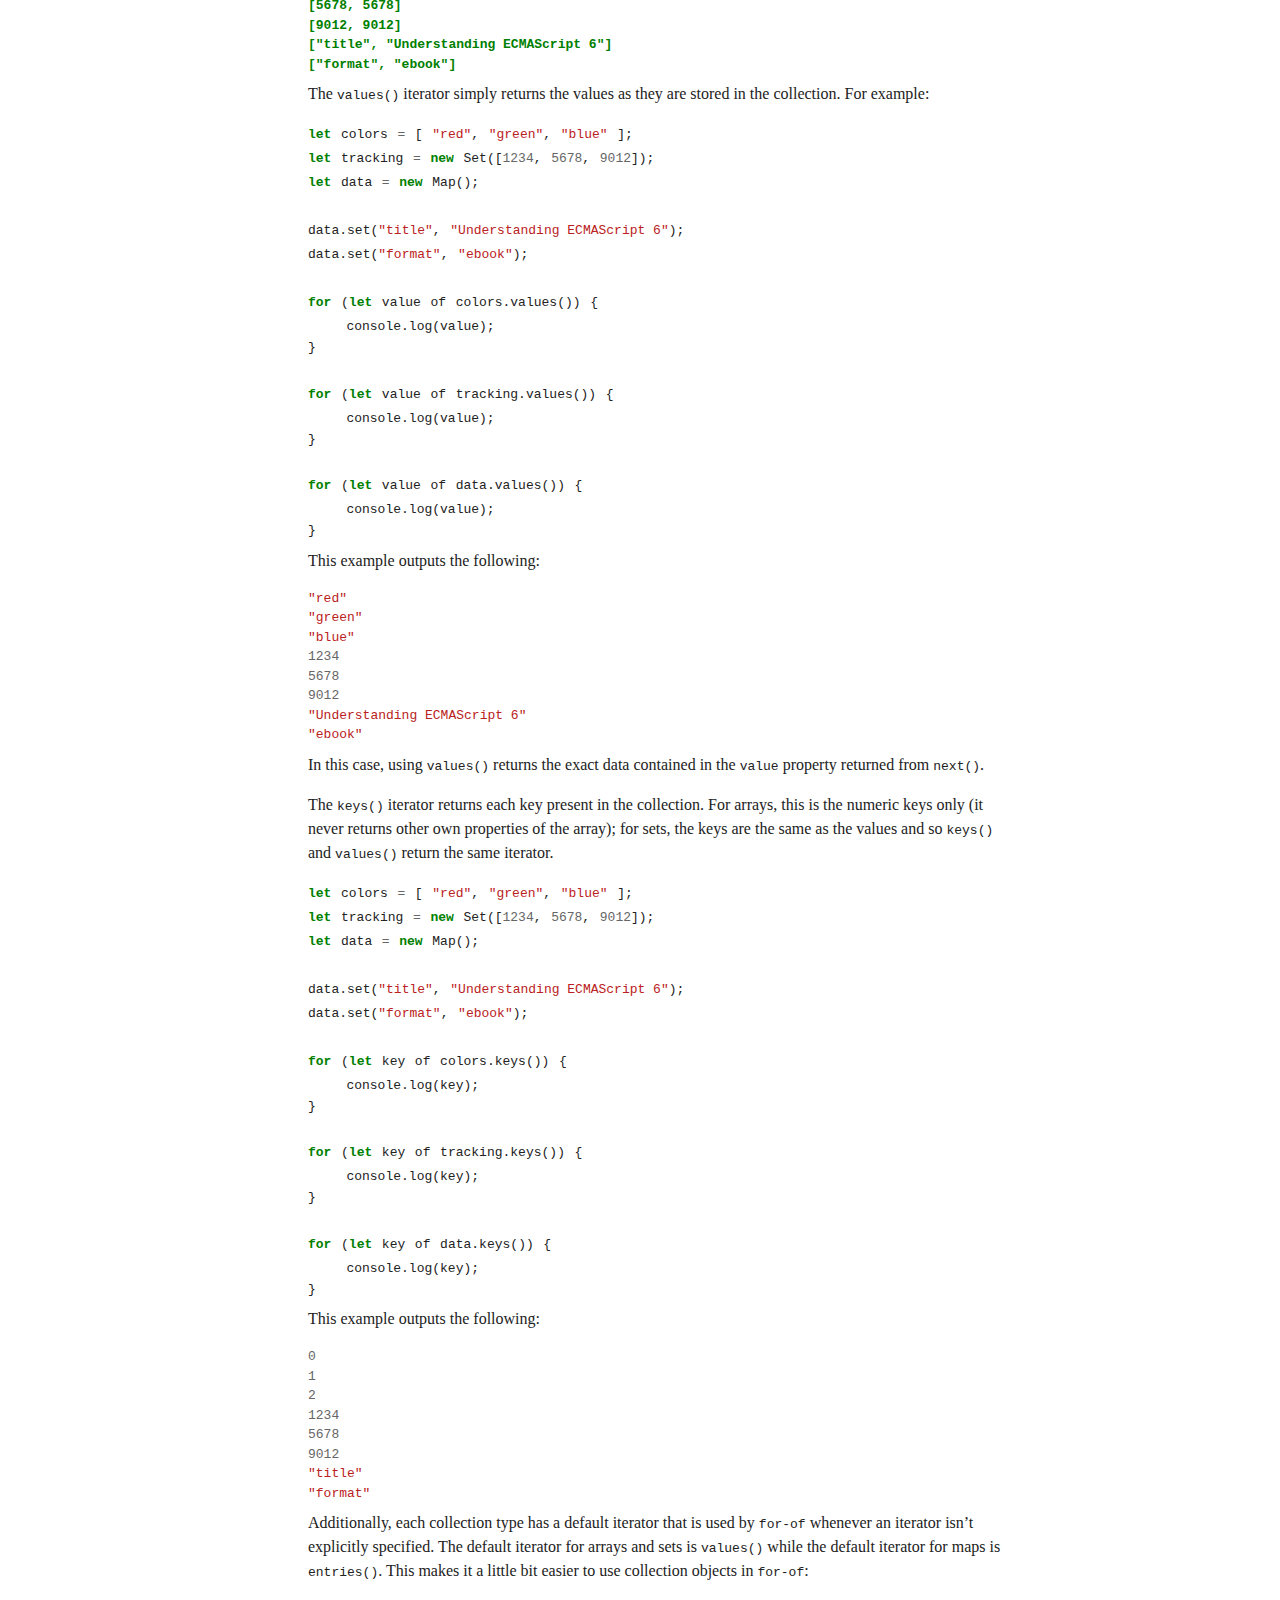
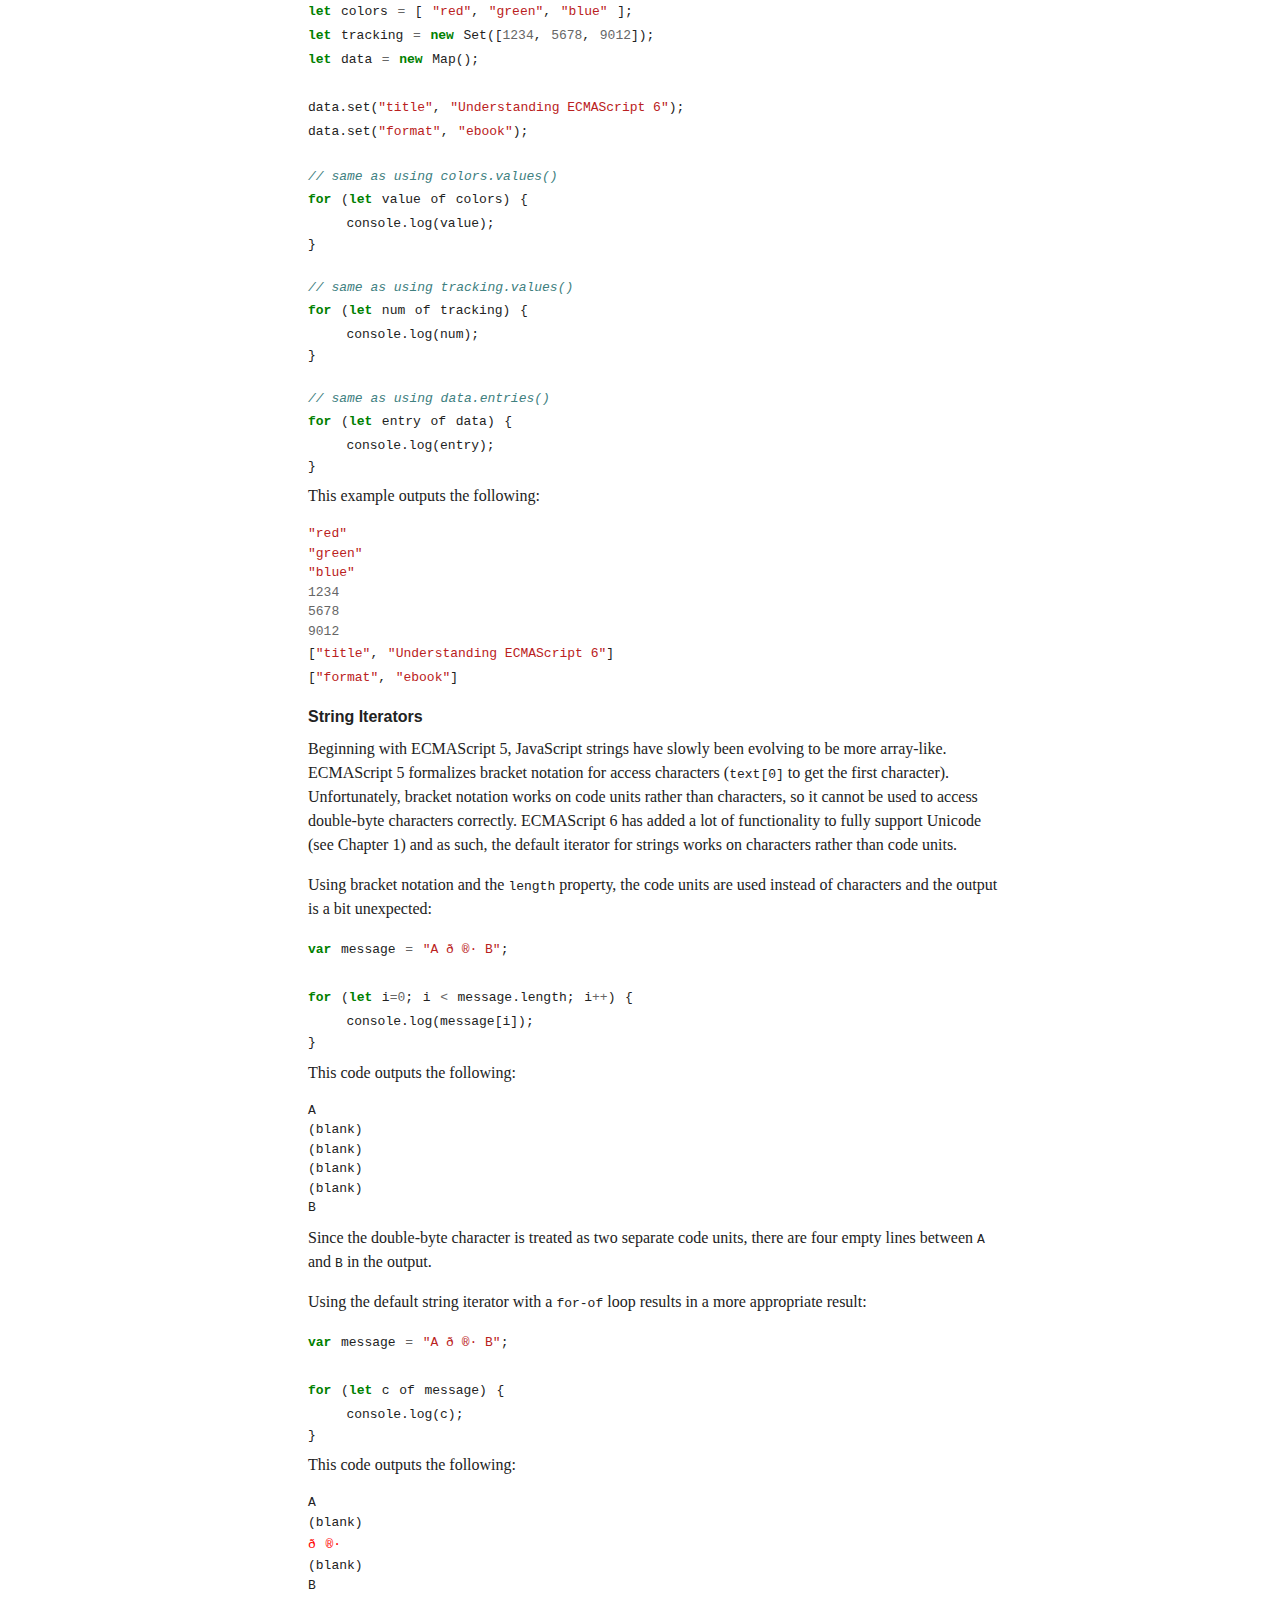
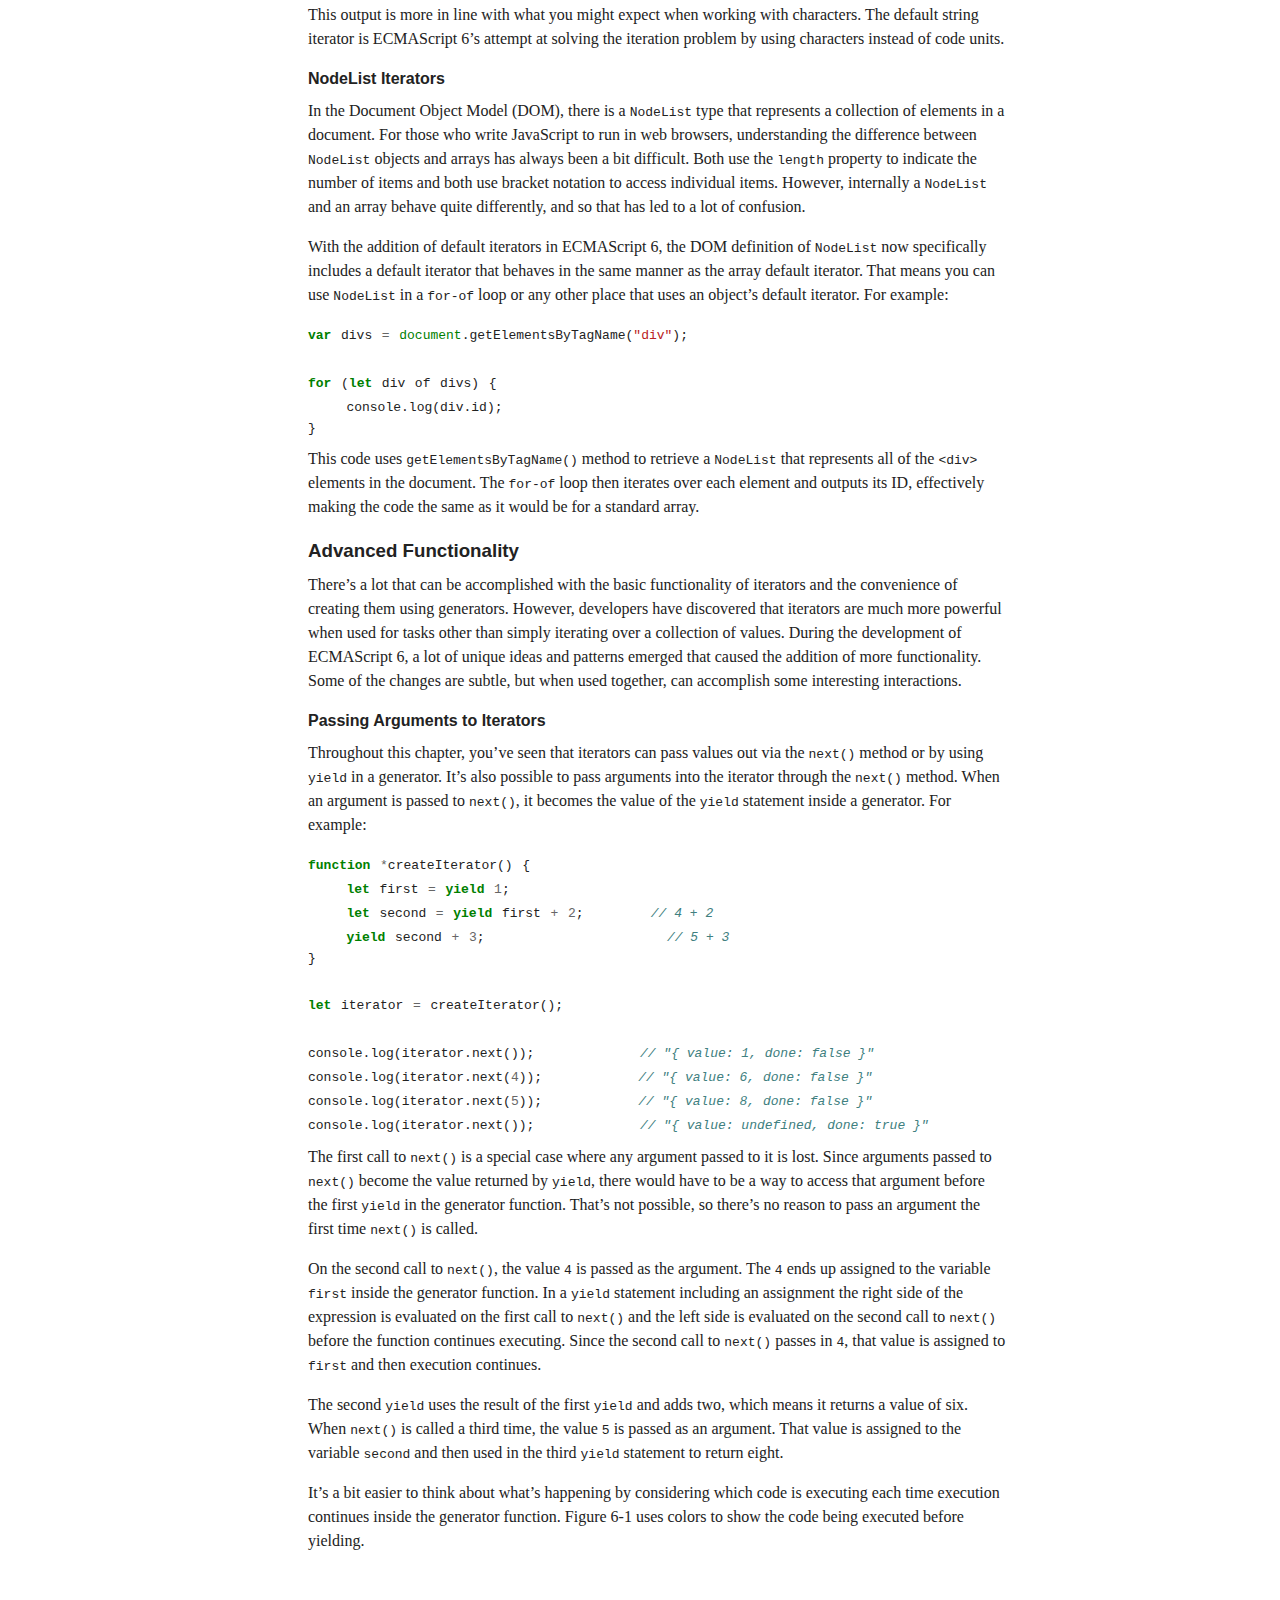
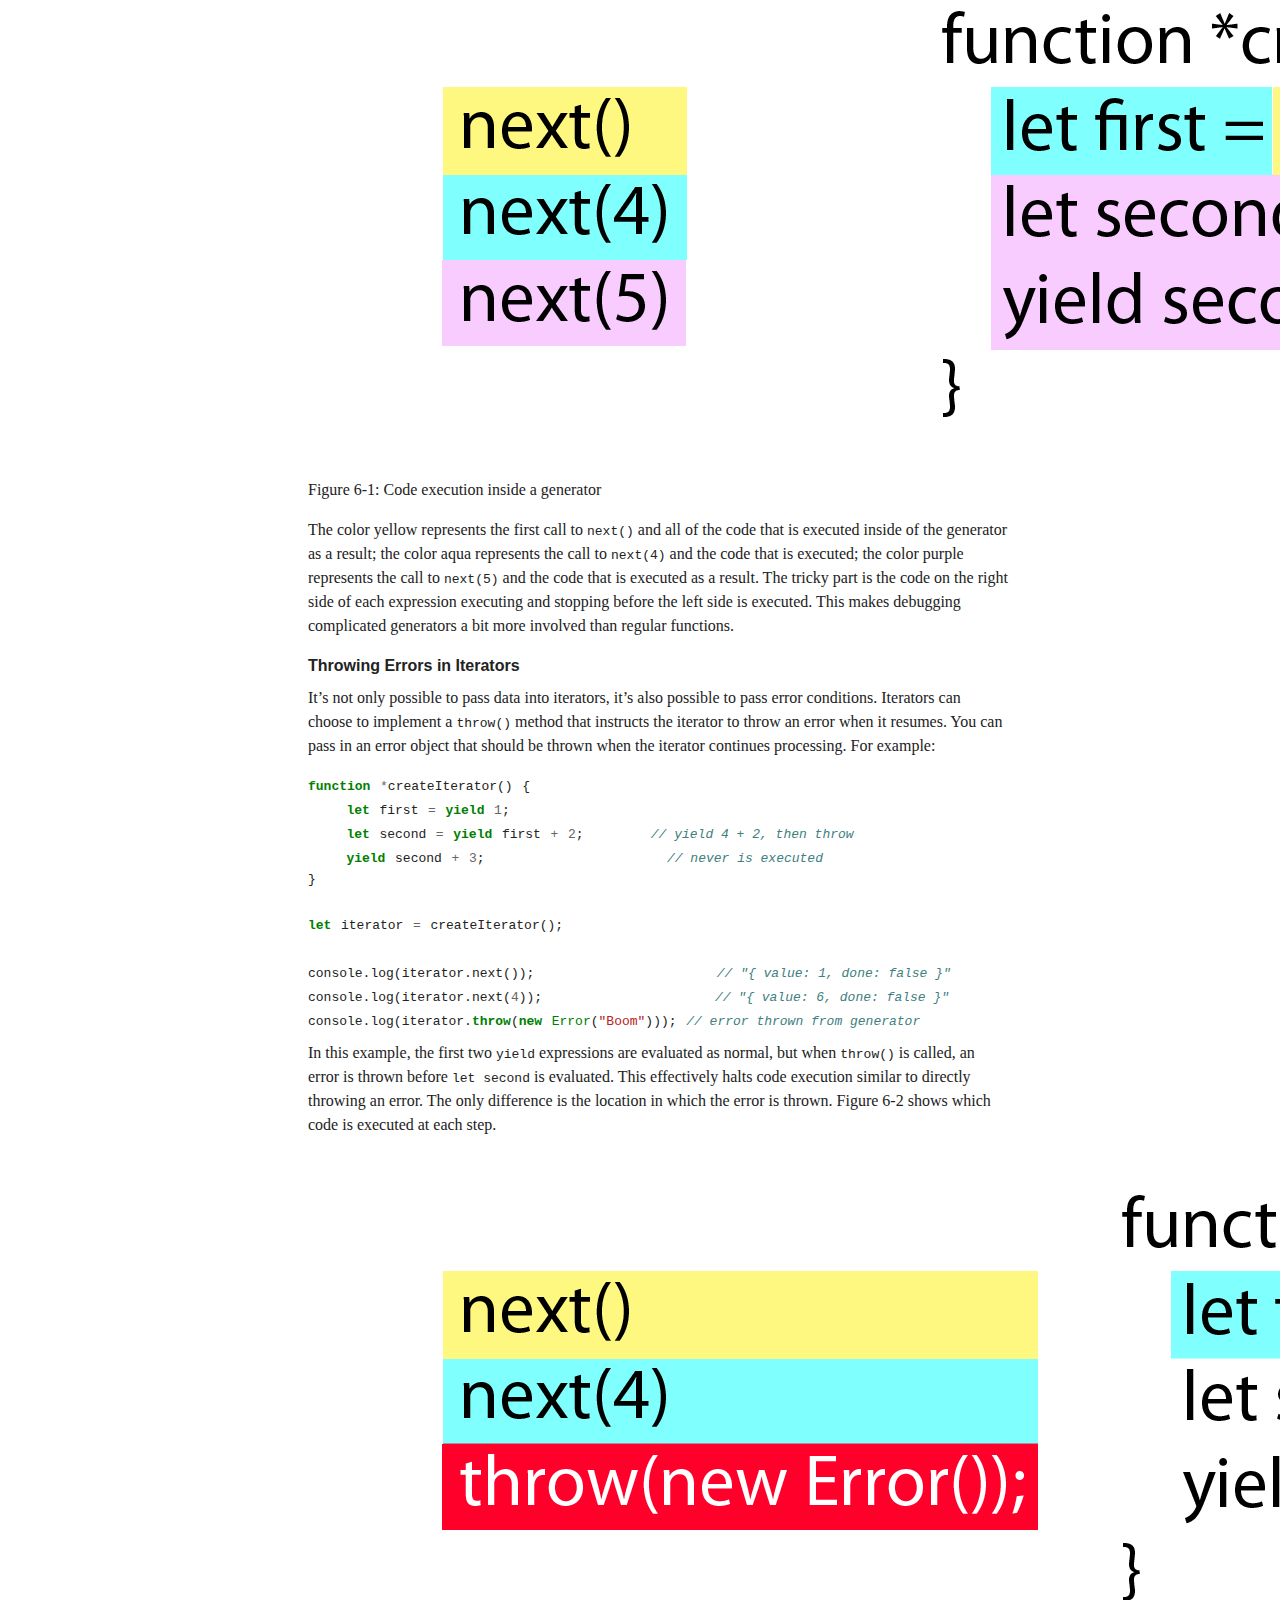
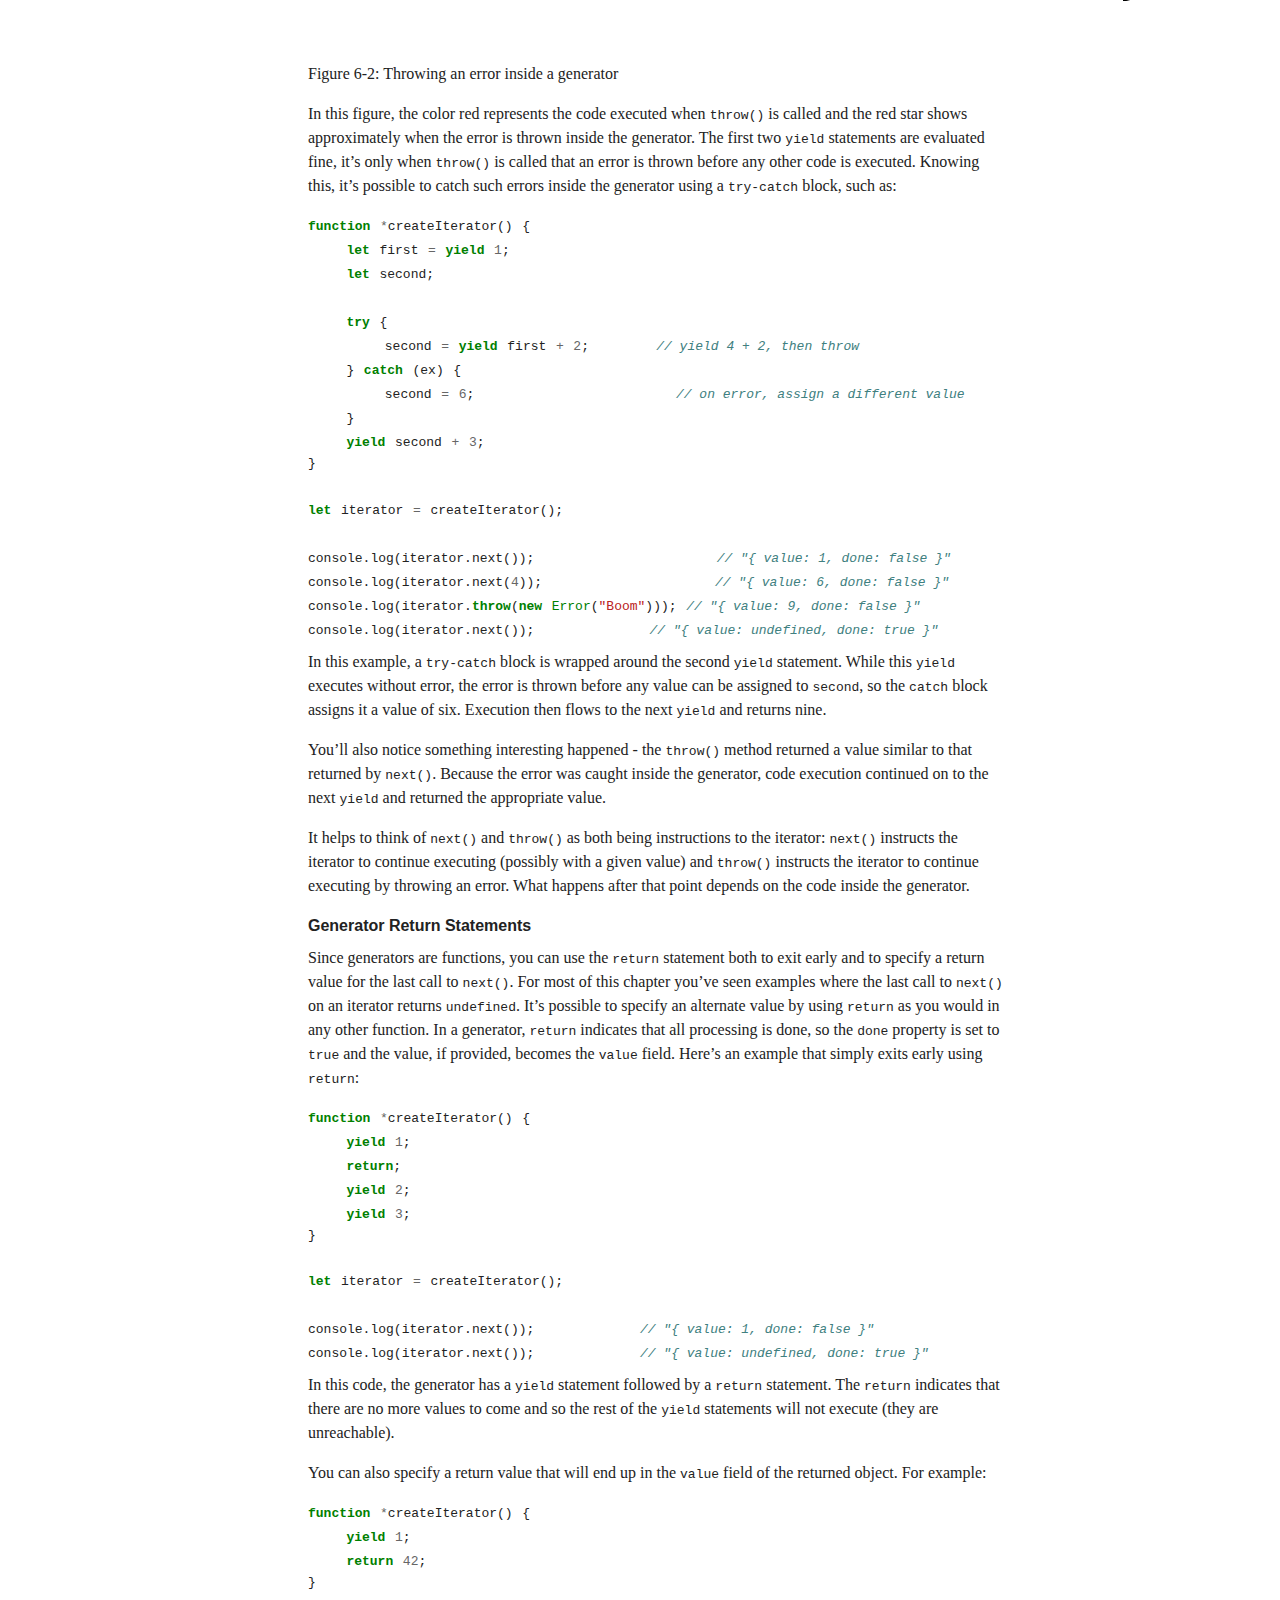
<file: chap05.html>
<html lang="en">
<head>
<title>Iterators and Generators</title>
<meta charset="utf-8">
<link href="stylesheet.css" type="text/css" rel="stylesheet" />
</head>
<body>
<div id="leanpub-toc">
<h2></h2>
<ol class="toc">
<ul class='toc no-parts'>
  <li>
    <a href='chap00.html#leanpub-auto-introduction'>Introduction</a>
    <ul>
      <li>
        <a href='chap00.html#leanpub-auto-browser-and-nodejs-compatibility'>Browser and Node.js Compatibility</a>
      </li>
      <li>
        <a href='chap00.html#leanpub-auto-who-this-book-is-for'>Who This Book is For</a>
      </li>
      <li>
        <a href='chap00.html#leanpub-auto-overview'>Overview</a>
      </li>
      <li>
        <a href='chap00.html#leanpub-auto-help-and-support'>Help and Support</a>
      </li>
    </ul>
  </li>
  <li>
    <a href='chap01.html#leanpub-auto-the-basics'>The Basics</a>
    <ul>
      <li>
        <a href='chap01.html#leanpub-auto-better-unicode-support'>Better Unicode Support</a>
      </li>
      <li>
        <a href='chap01.html#leanpub-auto-other-string-changes'>Other String Changes</a>
      </li>
      <li>
        <a href='chap01.html#leanpub-auto-other-regular-expression-changes'>Other Regular Expression Changes</a>
      </li>
      <li>
        <a href='chap01.html#leanpub-auto-objectis'>Object.is()</a>
      </li>
      <li>
        <a href='chap01.html#leanpub-auto-block-bindings'>Block bindings</a>
      </li>
      <li>
        <a href='chap01.html#leanpub-auto-destructuring-assignment'>Destructuring Assignment</a>
      </li>
      <li>
        <a href='chap01.html#leanpub-auto-numbers'>Numbers</a>
      </li>
      <li>
        <a href='chap01.html#leanpub-auto-summary'>Summary</a>
      </li>
    </ul>
  </li>
  <li>
    <a href='chap02.html#leanpub-auto-functions'>Functions</a>
    <ul>
      <li>
        <a href='chap02.html#leanpub-auto-default-parameters'>Default Parameters</a>
      </li>
      <li>
        <a href='chap02.html#leanpub-auto-rest-parameters'>Rest Parameters</a>
      </li>
      <li>
        <a href='chap02.html#leanpub-auto-destructured-parameters'>Destructured Parameters</a>
      </li>
      <li>
        <a href='chap02.html#leanpub-auto-the-spread-operator'>The Spread Operator</a>
      </li>
      <li>
        <a href='chap02.html#leanpub-auto-the-name-property'>The name Property</a>
      </li>
      <li>
        <a href='chap02.html#leanpub-auto-block-level-functions'>Block-Level Functions</a>
      </li>
      <li>
        <a href='chap02.html#leanpub-auto-arrow-functions'>Arrow Functions</a>
      </li>
      <li>
        <a href='chap02.html#leanpub-auto-syntax'>Syntax</a>
      </li>
      <li>
        <a href='chap02.html#leanpub-auto-summary-1'>Summary</a>
      </li>
    </ul>
  </li>
  <li>
    <a href='chap03.html#leanpub-auto-objects'>Objects</a>
    <ul>
      <li>
        <a href='chap03.html#leanpub-auto-object-categories'>Object Categories</a>
      </li>
      <li>
        <a href='chap03.html#leanpub-auto-object-literal-extensions'>Object Literal Extensions</a>
      </li>
      <li>
        <a href='chap03.html#leanpub-auto-objectassign'>Object.assign()</a>
      </li>
      <li>
        <a href='chap03.html#leanpub-auto-duplicate-object-literal-properties'>Duplicate Object Literal Properties</a>
      </li>
      <li>
        <a href='chap03.html#leanpub-auto-changing-prototypes'>Changing Prototypes</a>
      </li>
      <li>
        <a href='chap03.html#leanpub-auto-super-references'>Super References</a>
      </li>
      <li>
        <a href='chap03.html#leanpub-auto-summary-2'>Summary</a>
      </li>
    </ul>
  </li>
  <li>
    <a href='chap04.html#leanpub-auto-symbols'>Symbols</a>
    <ul>
      <li>
        <a href='chap04.html#leanpub-auto-creating-symbols'>Creating Symbols</a>
      </li>
      <li>
        <a href='chap04.html#leanpub-auto-identifying-symbols'>Identifying Symbols</a>
      </li>
      <li>
        <a href='chap04.html#leanpub-auto-using-symbols'>Using Symbols</a>
      </li>
      <li>
        <a href='chap04.html#leanpub-auto-sharing-symbols'>Sharing Symbols</a>
      </li>
      <li>
        <a href='chap04.html#leanpub-auto-finding-object-symbols'>Finding Object Symbols</a>
      </li>
      <li>
        <a href='chap04.html#leanpub-auto-coercing-symbols-to-strings'>Coercing Symbols to Strings</a>
      </li>
      <li>
        <a href='chap04.html#leanpub-auto-well-known-symbols'>Well-Known Symbols</a>
      </li>
      <li>
        <a href='chap04.html#leanpub-auto-summary-3'>Summary</a>
      </li>
    </ul>
  </li>
  <li>
    <a href='chap05.html#leanpub-auto-iterators-and-generators'>Iterators and Generators</a>
    <ul>
      <li>
        <a href='chap05.html#leanpub-auto-what-are-iterators'>What are Iterators?</a>
      </li>
      <li>
        <a href='chap05.html#leanpub-auto-generators'>Generators</a>
      </li>
      <li>
        <a href='chap05.html#leanpub-auto-iterables-and-for-of'>Iterables and for-of</a>
      </li>
      <li>
        <a href='chap05.html#leanpub-auto-built-in-iterators'>Built-in Iterators</a>
      </li>
      <li>
        <a href='chap05.html#leanpub-auto-advanced-functionality'>Advanced Functionality</a>
      </li>
      <li>
        <a href='chap05.html#leanpub-auto-summary-4'>Summary</a>
      </li>
    </ul>
  </li>
  <li>
    <a href='chap06.html#leanpub-auto-template-strings'>Template Strings</a>
    <ul>
      <li>
        <a href='chap06.html#leanpub-auto-basic-syntax'>Basic Syntax</a>
      </li>
      <li>
        <a href='chap06.html#leanpub-auto-multiline-strings'>Multiline Strings</a>
      </li>
      <li>
        <a href='chap06.html#leanpub-auto-substitutions'>Substitutions</a>
      </li>
      <li>
        <a href='chap06.html#leanpub-auto-tagged-templates'>Tagged Templates</a>
      </li>
      <li>
        <a href='chap06.html#leanpub-auto-summary-5'>Summary</a>
      </li>
    </ul>
  </li>
</ul>

</ol>
</div>
<div id="leanpub-main">
<h2 id="leanpub-auto-iterators-and-generators">Iterators and Generators</h2>

<p>Iterators have been used in many programming languages as a way to more easily work with collections of data. In ECMAScript 6, JavaScript adds iterators as an important feature of the language. When coupled with new array methods and new types of collections (such as sets and maps), iterators become even more important for efficient processing of data.</p>

<h3 id="leanpub-auto-what-are-iterators">What are Iterators?</h3>

<p>Iterators are nothing more than objects with a certain interface. That interface consists of a method called <code>next()</code> that returns a result object. The result object has two properties, <code>value</code>, which is the next value, and <code>done</code>, which is a boolean value that’s <code>true</code> when there are no more values to return. The iterator keeps an internal pointer to a location within a collection of values and, with each call to <code>next()</code>, returns the next appropriate value.</p>

<p>If you call <code>next()</code> after the last value has been returned, the method returns <code>done</code> as <code>true</code> and <code>value</code> contains the return value for the iterator. The <em>return value</em> is not considered part of the data set, but rather a final piece of related data or <code>undefined</code> if no such data exists. (This concept will become clearer in the generators section later in this chapter.)</p>

<p>With that understanding, it’s fairly easy to create an iterator using ECMAScript 5, for example:</p>

<div class="code-block">
<div class="highlight"><pre><code class="kd">function</code> <code class="nx">createIterator</code><code class="p">(</code><code class="nx">items</code><code class="p">)</code> <code class="p">{</code>

    <code class="kd">var</code> <code class="nx">i</code> <code class="o">=</code> <code class="mi">0</code><code class="p">;</code>

    <code class="k">return</code> <code class="p">{</code>
        <code class="nx">next</code><code class="o">:</code> <code class="kd">function</code><code class="p">()</code> <code class="p">{</code>

            <code class="kd">var</code> <code class="nx">done</code> <code class="o">=</code> <code class="p">(</code><code class="nx">i</code> <code class="o">&gt;=</code> <code class="nx">items</code><code class="p">.</code><code class="nx">length</code><code class="p">);</code>
            <code class="kd">var</code> <code class="nx">value</code> <code class="o">=</code> <code class="o">!</code><code class="nx">done</code> <code class="o">?</code> <code class="nx">items</code><code class="p">[</code><code class="nx">i</code><code class="o">++</code><code class="p">]</code> <code class="o">:</code> <code class="kc">undefined</code><code class="p">;</code>

            <code class="k">return</code> <code class="p">{</code>
                <code class="nx">done</code><code class="o">:</code> <code class="nx">done</code><code class="p">,</code>
                <code class="nx">value</code><code class="o">:</code> <code class="nx">value</code>
            <code class="p">};</code>

        <code class="p">}</code>
    <code class="p">};</code>
<code class="p">}</code>

<code class="kd">var</code> <code class="nx">iterator</code> <code class="o">=</code> <code class="nx">createIterator</code><code class="p">([</code><code class="mi">1</code><code class="p">,</code> <code class="mi">2</code><code class="p">,</code> <code class="mi">3</code><code class="p">]);</code>

<code class="nx">console</code><code class="p">.</code><code class="nx">log</code><code class="p">(</code><code class="nx">iterator</code><code class="p">.</code><code class="nx">next</code><code class="p">());</code>           <code class="c1">// "{ value: 1, done: false }"</code>
<code class="nx">console</code><code class="p">.</code><code class="nx">log</code><code class="p">(</code><code class="nx">iterator</code><code class="p">.</code><code class="nx">next</code><code class="p">());</code>           <code class="c1">// "{ value: 2, done: false }"</code>
<code class="nx">console</code><code class="p">.</code><code class="nx">log</code><code class="p">(</code><code class="nx">iterator</code><code class="p">.</code><code class="nx">next</code><code class="p">());</code>           <code class="c1">// "{ value: 3, done: false }"</code>
<code class="nx">console</code><code class="p">.</code><code class="nx">log</code><code class="p">(</code><code class="nx">iterator</code><code class="p">.</code><code class="nx">next</code><code class="p">());</code>           <code class="c1">// "{ value: undefined, done: true }"</code>

<code class="c1">// for all further calls</code>
<code class="nx">console</code><code class="p">.</code><code class="nx">log</code><code class="p">(</code><code class="nx">iterator</code><code class="p">.</code><code class="nx">next</code><code class="p">());</code>           <code class="c1">// "{ value: undefined, done: true }"</code>
</pre></div>

</div>

<p>The <code>createIterator()</code> function in this example returns an object with a <code>next()</code> method. Each time the method is called, the next value in the <code>items</code> array is returned as <code>value</code>. When <code>i</code> is 4, <code>items[i++]</code> returns <code>undefined</code> and <code>done</code> is <code>true</code>, which fulfills the special last case for iterators in ECMAScript 6.</p>

<p>ECMAScript 6 makes use of iterators in a number of places to make dealing with collections of data easier, so having a good basic understanding allows you to better understand the language as a whole.</p>

<h3 id="leanpub-auto-generators">Generators</h3>

<p>You might be thinking that iterators sound interesting but they look like a bunch of work. Indeed, writing iterators so that they adhere to the correct behavior is a bit difficult, which is why ECMAScript 6 provides generators. A <em>generator</em> is a special kind of function that returns an iterator. Generator functions are indicated by inserting a star character (<code>*</code>) after the <code>function</code> keyword (it doesn’t matter if the star is directly next to <code>function</code> or if there’s some whitespace between them). The <code>yield</code> keyword is used inside of generators to specify the values that the iterator should return when <code>next()</code> is called. So if you want to return three different values for each successive call to <code>next()</code>, you can do so as follows:</p>

<div class="code-block">
<div class="highlight"><pre><code class="c1">// generator</code>
<code class="kd">function</code> <code class="o">*</code><code class="nx">createIterator</code><code class="p">()</code> <code class="p">{</code>
    <code class="k">yield</code> <code class="mi">1</code><code class="p">;</code>
    <code class="k">yield</code> <code class="mi">2</code><code class="p">;</code>
    <code class="k">yield</code> <code class="mi">3</code><code class="p">;</code>
<code class="p">}</code>

<code class="c1">// generators are called like regular functions but return an iterator</code>
<code class="kd">let</code> <code class="nx">iterator</code> <code class="o">=</code> <code class="nx">createIterator</code><code class="p">();</code>

<code class="k">for</code> <code class="p">(</code><code class="kd">let</code> <code class="nx">i</code> <code class="nx">of</code> <code class="nx">iterator</code><code class="p">)</code> <code class="p">{</code>
    <code class="nx">console</code><code class="p">.</code><code class="nx">log</code><code class="p">(</code><code class="nx">i</code><code class="p">);</code>
<code class="p">}</code>
</pre></div>

</div>

<p>This code outputs the following:</p>

<div class="code-block">
<div class="highlight"><pre><code class="mi">1</code>
<code class="mi">2</code>
<code class="mi">3</code>
</pre></div>

</div>

<p>In this example, the <code>createIterator()</code> function is a generator (as indicated by the <code>*</code> before the name) and it’s called like any other function. The value returned is an object that adheres to the iterator pattern. Multiple <code>yield</code> statements inside the generator indicate the progression of values that should be returned when <code>next()</code> is called on the iterator. First, <code>next()</code> should return <code>1</code>, then <code>2</code>, and then <code>3</code> before the iterator is finished.</p>

<p>Perhaps the most interesting aspect of generator functions is that they stop execution after each <code>yield</code> statement, so <code>yield 1</code> executes and then the function doesn’t execute anything else until the iterator’s <code>next()</code> method is called. At that point, execution resumes with the next statement after <code>yield 1</code>, which in this case is <code>yield 2</code>. This ability to stop execution in the middle of a function is extremely powerful and lends to some interesting uses of generator functions (discussed later in this chapter).</p>

<p>The <code>yield</code> keyword can be used with any value or expression, so you can do interesting things like use <code>yield</code> inside of a <code>for</code> loop:</p>

<div class="code-block">
<div class="highlight"><pre><code class="kd">function</code> <code class="o">*</code><code class="nx">createIterator</code><code class="p">(</code><code class="nx">items</code><code class="p">)</code> <code class="p">{</code>
    <code class="k">for</code> <code class="p">(</code><code class="kd">let</code> <code class="nx">i</code><code class="o">=</code><code class="mi">0</code><code class="p">;</code> <code class="nx">i</code> <code class="o">&lt;</code> <code class="nx">items</code><code class="p">.</code><code class="nx">length</code><code class="p">;</code> <code class="nx">i</code><code class="o">++</code><code class="p">)</code> <code class="p">{</code>
        <code class="k">yield</code> <code class="nx">items</code><code class="p">[</code><code class="nx">i</code><code class="p">];</code>
    <code class="p">}</code>
<code class="p">}</code>

<code class="kd">let</code> <code class="nx">iterator</code> <code class="o">=</code> <code class="nx">createIterator</code><code class="p">([</code><code class="mi">1</code><code class="p">,</code> <code class="mi">2</code><code class="p">,</code> <code class="mi">3</code><code class="p">]);</code>

<code class="nx">console</code><code class="p">.</code><code class="nx">log</code><code class="p">(</code><code class="nx">iterator</code><code class="p">.</code><code class="nx">next</code><code class="p">());</code>           <code class="c1">// "{ value: 1, done: false }"</code>
<code class="nx">console</code><code class="p">.</code><code class="nx">log</code><code class="p">(</code><code class="nx">iterator</code><code class="p">.</code><code class="nx">next</code><code class="p">());</code>           <code class="c1">// "{ value: 2, done: false }"</code>
<code class="nx">console</code><code class="p">.</code><code class="nx">log</code><code class="p">(</code><code class="nx">iterator</code><code class="p">.</code><code class="nx">next</code><code class="p">());</code>           <code class="c1">// "{ value: 3, done: false }"</code>
<code class="nx">console</code><code class="p">.</code><code class="nx">log</code><code class="p">(</code><code class="nx">iterator</code><code class="p">.</code><code class="nx">next</code><code class="p">());</code>           <code class="c1">// "{ value: undefined, done: true }"</code>

<code class="c1">// for all further calls</code>
<code class="nx">console</code><code class="p">.</code><code class="nx">log</code><code class="p">(</code><code class="nx">iterator</code><code class="p">.</code><code class="nx">next</code><code class="p">());</code>           <code class="c1">// "{ value: undefined, done: true }"</code>
</pre></div>

</div>

<p>In this example, an array is used in a <code>for</code> loop, yielding each item as the loop progresses. Each time <code>yield</code> is encountered, the loop stops, and each time <code>next()</code> is called on <code>iterator</code>, the loop picks back up where it left off.</p>

<p>Generator functions are an important part of ECMAScript 6, and since they are just functions, they can be used in all the same places.</p>

<h4 id="leanpub-auto-generator-function-expressions">Generator Function Expressions</h4>

<p>Generators can be created using function expressions in the same way as using function declarations by including a star (<code>*</code>) character between the <code>function</code> keyword and the opening paren, for example:</p>

<div class="code-block">
<div class="highlight"><pre><code class="kd">let</code> <code class="nx">createIterator</code> <code class="o">=</code> <code class="kd">function</code> <code class="o">*</code><code class="p">(</code><code class="nx">items</code><code class="p">)</code> <code class="p">{</code>
    <code class="k">for</code> <code class="p">(</code><code class="kd">let</code> <code class="nx">i</code><code class="o">=</code><code class="mi">0</code><code class="p">;</code> <code class="nx">i</code> <code class="o">&lt;</code> <code class="nx">items</code><code class="p">.</code><code class="nx">length</code><code class="p">;</code> <code class="nx">i</code><code class="o">++</code><code class="p">)</code> <code class="p">{</code>
        <code class="k">yield</code> <code class="nx">items</code><code class="p">[</code><code class="nx">i</code><code class="p">];</code>
    <code class="p">}</code>
<code class="p">};</code>

<code class="kd">let</code> <code class="nx">iterator</code> <code class="o">=</code> <code class="nx">createIterator</code><code class="p">([</code><code class="mi">1</code><code class="p">,</code> <code class="mi">2</code><code class="p">,</code> <code class="mi">3</code><code class="p">]);</code>

<code class="nx">console</code><code class="p">.</code><code class="nx">log</code><code class="p">(</code><code class="nx">iterator</code><code class="p">.</code><code class="nx">next</code><code class="p">());</code>           <code class="c1">// "{ value: 1, done: false }"</code>
<code class="nx">console</code><code class="p">.</code><code class="nx">log</code><code class="p">(</code><code class="nx">iterator</code><code class="p">.</code><code class="nx">next</code><code class="p">());</code>           <code class="c1">// "{ value: 2, done: false }"</code>
<code class="nx">console</code><code class="p">.</code><code class="nx">log</code><code class="p">(</code><code class="nx">iterator</code><code class="p">.</code><code class="nx">next</code><code class="p">());</code>           <code class="c1">// "{ value: 3, done: false }"</code>
<code class="nx">console</code><code class="p">.</code><code class="nx">log</code><code class="p">(</code><code class="nx">iterator</code><code class="p">.</code><code class="nx">next</code><code class="p">());</code>           <code class="c1">// "{ value: undefined, done: true }"</code>

<code class="c1">// for all further calls</code>
<code class="nx">console</code><code class="p">.</code><code class="nx">log</code><code class="p">(</code><code class="nx">iterator</code><code class="p">.</code><code class="nx">next</code><code class="p">());</code>           <code class="c1">// "{ value: undefined, done: true }"</code>
</pre></div>

</div>

<p>In this code, <code>createIterator()</code> is created by using a generator function expression. This behaves exactly the same as the example in the previous section.</p>

<h4 id="leanpub-auto-generator-object-methods">Generator Object Methods</h4>

<p>Because generators are just functions, they can be added to objects the same way as any other functions. For example, you can use an ECMAScript 5-style object literal with a function expression:</p>

<div class="code-block">
<div class="highlight"><pre><code class="kd">var</code> <code class="nx">o</code> <code class="o">=</code> <code class="p">{</code>

    <code class="nx">createIterator</code><code class="o">:</code> <code class="kd">function</code> <code class="o">*</code><code class="p">(</code><code class="nx">items</code><code class="p">)</code> <code class="p">{</code>
        <code class="k">for</code> <code class="p">(</code><code class="kd">let</code> <code class="nx">i</code><code class="o">=</code><code class="mi">0</code><code class="p">;</code> <code class="nx">i</code> <code class="o">&lt;</code> <code class="nx">items</code><code class="p">.</code><code class="nx">length</code><code class="p">;</code> <code class="nx">i</code><code class="o">++</code><code class="p">)</code> <code class="p">{</code>
            <code class="k">yield</code> <code class="nx">items</code><code class="p">[</code><code class="nx">i</code><code class="p">];</code>
        <code class="p">}</code>
    <code class="p">}</code>
<code class="p">};</code>

<code class="kd">let</code> <code class="nx">iterator</code> <code class="o">=</code> <code class="nx">o</code><code class="p">.</code><code class="nx">createIterator</code><code class="p">([</code><code class="mi">1</code><code class="p">,</code> <code class="mi">2</code><code class="p">,</code> <code class="mi">3</code><code class="p">]);</code>
</pre></div>

</div>

<p>You can also use the ECMAScript 6 method shorthand by prepending the method name with a star (<code>*</code>):</p>

<div class="code-block">
<div class="highlight"><pre><code class="kd">var</code> <code class="nx">o</code> <code class="o">=</code> <code class="p">{</code>

    <code class="o">*</code><code class="nx">createIterator</code><code class="p">(</code><code class="nx">items</code><code class="p">)</code> <code class="p">{</code>
        <code class="k">for</code> <code class="p">(</code><code class="kd">let</code> <code class="nx">i</code><code class="o">=</code><code class="mi">0</code><code class="p">;</code> <code class="nx">i</code> <code class="o">&lt;</code> <code class="nx">items</code><code class="p">.</code><code class="nx">length</code><code class="p">;</code> <code class="nx">i</code><code class="o">++</code><code class="p">)</code> <code class="p">{</code>
            <code class="k">yield</code> <code class="nx">items</code><code class="p">[</code><code class="nx">i</code><code class="p">];</code>
        <code class="p">}</code>
    <code class="p">}</code>
<code class="p">};</code>

<code class="kd">let</code> <code class="nx">iterator</code> <code class="o">=</code> <code class="nx">o</code><code class="p">.</code><code class="nx">createIterator</code><code class="p">([</code><code class="mi">1</code><code class="p">,</code> <code class="mi">2</code><code class="p">,</code> <code class="mi">3</code><code class="p">]);</code>
</pre></div>

</div>

<p>This example is functionally equivalent to the previous one, the only difference is the syntax used.</p>

<h4 id="leanpub-auto-generator-class-methods">Generator Class Methods</h4>

<p>Similar to objects, you can add generator methods directly to classes using almost the same syntax:</p>

<div class="code-block">
<div class="highlight"><pre><code class="kr">class</code> <code class="nx">MyClass</code> <code class="p">{</code>

    <code class="o">*</code><code class="nx">createIterator</code><code class="p">(</code><code class="nx">items</code><code class="p">)</code> <code class="p">{</code>
        <code class="k">for</code> <code class="p">(</code><code class="kd">let</code> <code class="nx">i</code><code class="o">=</code><code class="mi">0</code><code class="p">;</code> <code class="nx">i</code> <code class="o">&lt;</code> <code class="nx">items</code><code class="p">.</code><code class="nx">length</code><code class="p">;</code> <code class="nx">i</code><code class="o">++</code><code class="p">)</code> <code class="p">{</code>
            <code class="k">yield</code> <code class="nx">items</code><code class="p">[</code><code class="nx">i</code><code class="p">];</code>
        <code class="p">}</code>
    <code class="p">}</code>

<code class="p">}</code>

<code class="kd">let</code> <code class="nx">o</code> <code class="o">=</code> <code class="k">new</code> <code class="nx">MyClass</code><code class="p">();</code>
<code class="kd">let</code> <code class="nx">iterator</code> <code class="o">=</code> <code class="nx">o</code><code class="p">.</code><code class="nx">createIterator</code><code class="p">([</code><code class="mi">1</code><code class="p">,</code> <code class="mi">2</code><code class="p">,</code> <code class="mi">3</code><code class="p">]);</code>
</pre></div>

</div>

<p>The syntax is very similar to using shorthand object literal methods, as the asterisk needs to come before the method name.</p>

<h3 id="leanpub-auto-iterables-and-for-of">Iterables and for-of</h3>

<p>Closely related to the concept of an iterator is an iterable. An <em>iterable</em> is an object that has a default iterator specified using the <code>@@iterator</code> symbol. More specifically, <code>@@iterator</code> contains a function that returns an iterator for the given object. All of the collection objects, including arrays, sets, and maps, as well as strings, are iterables and so have a default iterator specified. Iterables are designed to be used with a new addition to ECMAScript: the <code>for-of</code> loop.</p>

<p>The <code>for-of</code> loop is similar to the other loops in ECMAScript except that it is designed to work with iterables. The loop itself calls <code>next()</code> behind the scenes and exits when the <code>done</code> property of the returned object is <code>true</code>. For example:</p>

<div class="code-block">
<div class="highlight"><pre><code class="kd">let</code> <code class="nx">values</code> <code class="o">=</code> <code class="p">[</code><code class="mi">1</code><code class="p">,</code> <code class="mi">2</code><code class="p">,</code> <code class="mi">3</code><code class="p">];</code>

<code class="k">for</code> <code class="p">(</code><code class="kd">let</code> <code class="nx">i</code> <code class="nx">of</code> <code class="nx">values</code><code class="p">)</code> <code class="p">{</code>
    <code class="nx">console</code><code class="p">.</code><code class="nx">log</code><code class="p">(</code><code class="nx">i</code><code class="p">);</code>
<code class="p">}</code>
</pre></div>

</div>

<p>This code outputs the following:</p>

<div class="code-block">
<div class="highlight"><pre><code class="mi">1</code>
<code class="mi">2</code>
<code class="mi">3</code>
</pre></div>

</div>

<p>The <code>for-of</code> loop in this example is first calling the <code>@@iterator</code> method to retrieve an iterator, and then calling <code>iterator.next()</code> and assigning the variable <code>i</code> to the value returned on the <code>value</code> property. So <code>i</code> is first 1, then 2, and finally 3. When <code>done</code> is <code>true</code>, the loop exits, so <code>i</code> is never assigned the value of <code>undefined</code>.</p>

<table class="warning sidebarish">
  <tbody>
    <tr><td class="sidebar-icon">
      <img class="sidebar-image" src="images/leanpub_warning.png" alt="warning" width="50px" /></td>
    <td>
      <p>The <code>for-of</code> statement will throw an error when used on, a non-iterable, <code>null</code>, or <code>undefined</code>.</p>

    </td>
  </tr>
  </tbody>
</table><h4 id="leanpub-auto-accessing-the-default-iterator">Accessing the Default Iterator</h4>

<p>You can access the default iterator for an object using <code>Symbol.iterator</code>, for example:</p>

<div class="code-block">
<div class="highlight"><pre><code class="kd">let</code> <code class="nx">values</code> <code class="o">=</code> <code class="p">[</code><code class="mi">1</code><code class="p">,</code> <code class="mi">2</code><code class="p">,</code> <code class="mi">3</code><code class="p">];</code>
<code class="kd">let</code> <code class="nx">iterator</code> <code class="o">=</code> <code class="nx">values</code><code class="p">[</code><code class="nx">Symbol</code><code class="p">.</code><code class="nx">iterator</code><code class="p">]();</code>

<code class="nx">console</code><code class="p">.</code><code class="nx">log</code><code class="p">(</code><code class="nx">iterator</code><code class="p">.</code><code class="nx">next</code><code class="p">());</code>           <code class="c1">// "{ value: 1, done: false }"</code>
<code class="nx">console</code><code class="p">.</code><code class="nx">log</code><code class="p">(</code><code class="nx">iterator</code><code class="p">.</code><code class="nx">next</code><code class="p">());</code>           <code class="c1">// "{ value: 2, done: false }"</code>
<code class="nx">console</code><code class="p">.</code><code class="nx">log</code><code class="p">(</code><code class="nx">iterator</code><code class="p">.</code><code class="nx">next</code><code class="p">());</code>           <code class="c1">// "{ value: 3, done: false }"</code>
<code class="nx">console</code><code class="p">.</code><code class="nx">log</code><code class="p">(</code><code class="nx">iterator</code><code class="p">.</code><code class="nx">next</code><code class="p">());</code>           <code class="c1">// "{ value: undefined, done: true }"</code>
</pre></div>

</div>

<p>This code gets the default iterator for <code>values</code> and uses that to iterate over the values in the array. Knowing that <code>Symbol.iterator</code> specifies the default iterator, it’s possible to detect if an object is iterable by using the following:</p>

<div class="code-block">
<div class="highlight"><pre><code class="kd">function</code> <code class="nx">isIterable</code><code class="p">(</code><code class="nx">object</code><code class="p">)</code> <code class="p">{</code>
    <code class="k">return</code> <code class="k">typeof</code> <code class="nx">object</code><code class="p">[</code><code class="nx">Symbol</code><code class="p">.</code><code class="nx">iterator</code><code class="p">]</code> <code class="o">===</code> <code class="s2">"function"</code><code class="p">;</code>
<code class="p">}</code>

<code class="nx">console</code><code class="p">.</code><code class="nx">log</code><code class="p">(</code><code class="nx">isIterable</code><code class="p">([</code><code class="mi">1</code><code class="p">,</code> <code class="mi">2</code><code class="p">,</code> <code class="mi">3</code><code class="p">]));</code>     <code class="c1">// true</code>
<code class="nx">console</code><code class="p">.</code><code class="nx">log</code><code class="p">(</code><code class="nx">isIterable</code><code class="p">(</code><code class="s2">"Hello"</code><code class="p">));</code>       <code class="c1">// true</code>
<code class="nx">console</code><code class="p">.</code><code class="nx">log</code><code class="p">(</code><code class="nx">isIterable</code><code class="p">(</code><code class="k">new</code> <code class="nx">Map</code><code class="p">()));</code>     <code class="c1">// true</code>
<code class="nx">console</code><code class="p">.</code><code class="nx">log</code><code class="p">(</code><code class="nx">isIterable</code><code class="p">(</code><code class="k">new</code> <code class="nx">Set</code><code class="p">()));</code>     <code class="c1">// true</code>
</pre></div>

</div>

<p>The <code>isIterable()</code> function simply checks to see if a default iterator exists on the object and is a function. This is similar to the check that the <code>for-of</code> loop does before executing.</p>

<h4 id="leanpub-auto-creating-iterables">Creating Iterables</h4>

<p>Developer-defined objects are not iterable by default, but you can make them iterable by using the <code>@@iterator</code> symbol. For example:</p>

<div class="code-block">
<div class="highlight"><pre><code class="kd">let</code> <code class="nx">collection</code> <code class="o">=</code> <code class="p">{</code>
    <code class="nx">items</code><code class="o">:</code> <code class="p">[],</code>
    <code class="o">*</code><code class="p">[</code><code class="nx">Symbol</code><code class="p">.</code><code class="nx">iterator</code><code class="p">]()</code> <code class="p">{</code>
        <code class="k">yield</code> <code class="o">*</code><code class="k">this</code><code class="p">.</code><code class="nx">items</code><code class="p">.</code><code class="nx">values</code><code class="p">();</code>
    <code class="p">}</code>

<code class="p">};</code>

<code class="nx">collection</code><code class="p">.</code><code class="nx">items</code><code class="p">.</code><code class="nx">push</code><code class="p">(</code><code class="mi">1</code><code class="p">);</code>
<code class="nx">collection</code><code class="p">.</code><code class="nx">items</code><code class="p">.</code><code class="nx">push</code><code class="p">(</code><code class="mi">2</code><code class="p">);</code>
<code class="nx">collection</code><code class="p">.</code><code class="nx">items</code><code class="p">.</code><code class="nx">push</code><code class="p">(</code><code class="mi">3</code><code class="p">);</code>

<code class="k">for</code> <code class="p">(</code><code class="kd">let</code> <code class="nx">x</code> <code class="nx">of</code> <code class="nx">collection</code><code class="p">)</code> <code class="p">{</code>
    <code class="nx">console</code><code class="p">.</code><code class="nx">log</code><code class="p">(</code><code class="nx">x</code><code class="p">);</code>
<code class="p">}</code>

<code class="c1">// Output:</code>
<code class="c1">// 1</code>
<code class="c1">// 2</code>
<code class="c1">// 3</code>
</pre></div>

</div>

<p>This code defines a default iterator for a variable called <code>collection</code> using object literal method shorthand and a computed property using <code>Symbol.iterator</code>. The generator then delegates to the <code>values()</code> iterator of <code>this.items</code>. The <code>for-of</code> loop then uses the generator to create an iterator and execute the loop.</p>

<p>You can also define a default iterator using classes, such as:</p>

<div class="code-block">
<div class="highlight"><pre><code class="kr">class</code> <code class="nx">Collection</code> <code class="p">{</code>

    <code class="nx">constructor</code><code class="p">()</code> <code class="p">{</code>
        <code class="k">this</code><code class="p">.</code><code class="nx">items</code> <code class="o">=</code> <code class="p">[];</code>
    <code class="p">}</code>

    <code class="o">*</code><code class="p">[</code><code class="nx">Symbol</code><code class="p">.</code><code class="nx">iterator</code><code class="p">]()</code> <code class="p">{</code>
        <code class="k">yield</code> <code class="o">*</code><code class="k">this</code><code class="p">.</code><code class="nx">items</code><code class="p">.</code><code class="nx">values</code><code class="p">();</code>
    <code class="p">}</code>
<code class="p">}</code>

<code class="kd">var</code> <code class="nx">collection</code> <code class="o">=</code> <code class="k">new</code> <code class="nx">Collection</code><code class="p">();</code>
<code class="nx">collection</code><code class="p">.</code><code class="nx">items</code><code class="p">.</code><code class="nx">push</code><code class="p">(</code><code class="mi">1</code><code class="p">);</code>
<code class="nx">collection</code><code class="p">.</code><code class="nx">items</code><code class="p">.</code><code class="nx">push</code><code class="p">(</code><code class="mi">2</code><code class="p">);</code>
<code class="nx">collection</code><code class="p">.</code><code class="nx">items</code><code class="p">.</code><code class="nx">push</code><code class="p">(</code><code class="mi">3</code><code class="p">);</code>

<code class="k">for</code> <code class="p">(</code><code class="kd">let</code> <code class="nx">x</code> <code class="nx">of</code> <code class="nx">collection</code><code class="p">)</code> <code class="p">{</code>
    <code class="nx">console</code><code class="p">.</code><code class="nx">log</code><code class="p">(</code><code class="nx">x</code><code class="p">);</code>
<code class="p">}</code>

<code class="c1">// Output:</code>
<code class="c1">// 1</code>
<code class="c1">// 2</code>
<code class="c1">// 3</code>
</pre></div>

</div>

<p>This example mirrors the previous one with the exception that a class is used instead of an object literal.</p>

<p>Default iterators can be added to any object by assigning a generator to <code>Symbol.iterator</code>. It doesn’t matter if the property is an own or prototype property, as <code>for-of</code> normal prototype chain lookup applies.</p>

<h3 id="leanpub-auto-built-in-iterators">Built-in Iterators</h3>

<p>Another way that ECMAScript 6 makes using iterators easier is by making iterators available on many objects by default. You don’t actually need to create your own iterators for many of the built-in types because the language has them already. You only need to create iterators when you find that the built-in ones don’t serve your purpose.</p>

<h4 id="leanpub-auto-collection-iterators">Collection Iterators</h4>

<p>The ECMAScript 6 collection objects, arrays, maps, and sets, all have three default iterators to help you navigate data. You can retrieve an iterator for a collection by calling one of these methods:</p>

<ul><li><code>entries()</code> - returns an iterator whose values are a key-value pair.</li>
  <li><code>values()</code> - returns an iterator whose values are the values of the collection.</li>
  <li><code>keys()</code> - returns an iterator whose values are the keys contained in the collection.</li>
</ul><p>The <code>entries()</code> iterator actually returns a two-item array where the first item is the key and the second item is the value. For arrays, the first item is the numeric index; for sets, the first item is also the value (since values double as keys in sets). Here are some examples:</p>

<div class="code-block">
<div class="highlight"><pre><code class="kd">let</code> <code class="nx">colors</code> <code class="o">=</code> <code class="p">[</code> <code class="s2">"red"</code><code class="p">,</code> <code class="s2">"green"</code><code class="p">,</code> <code class="s2">"blue"</code> <code class="p">];</code>
<code class="kd">let</code> <code class="nx">tracking</code> <code class="o">=</code> <code class="k">new</code> <code class="nx">Set</code><code class="p">([</code><code class="mi">1234</code><code class="p">,</code> <code class="mi">5678</code><code class="p">,</code> <code class="mi">9012</code><code class="p">]);</code>
<code class="kd">let</code> <code class="nx">data</code> <code class="o">=</code> <code class="k">new</code> <code class="nx">Map</code><code class="p">();</code>

<code class="nx">data</code><code class="p">.</code><code class="nx">set</code><code class="p">(</code><code class="s2">"title"</code><code class="p">,</code> <code class="s2">"Understanding ECMAScript 6"</code><code class="p">);</code>
<code class="nx">data</code><code class="p">.</code><code class="nx">set</code><code class="p">(</code><code class="s2">"format"</code><code class="p">,</code> <code class="s2">"ebook"</code><code class="p">);</code>

<code class="k">for</code> <code class="p">(</code><code class="kd">let</code> <code class="nx">entry</code> <code class="nx">of</code> <code class="nx">colors</code><code class="p">.</code><code class="nx">entries</code><code class="p">())</code> <code class="p">{</code>
    <code class="nx">console</code><code class="p">.</code><code class="nx">log</code><code class="p">(</code><code class="nx">entry</code><code class="p">);</code>
<code class="p">}</code>

<code class="k">for</code> <code class="p">(</code><code class="kd">let</code> <code class="nx">entry</code> <code class="nx">of</code> <code class="nx">tracking</code><code class="p">.</code><code class="nx">entries</code><code class="p">())</code> <code class="p">{</code>
    <code class="nx">console</code><code class="p">.</code><code class="nx">log</code><code class="p">(</code><code class="nx">entry</code><code class="p">);</code>
<code class="p">}</code>

<code class="k">for</code> <code class="p">(</code><code class="kd">let</code> <code class="nx">entry</code> <code class="nx">of</code> <code class="nx">data</code><code class="p">.</code><code class="nx">entries</code><code class="p">())</code> <code class="p">{</code>
    <code class="nx">console</code><code class="p">.</code><code class="nx">log</code><code class="p">(</code><code class="nx">entry</code><code class="p">);</code>
<code class="p">}</code>
</pre></div>

</div>

<p>This example outputs the following:</p>

<div class="code-block">
<div class="highlight"><pre><code class="k">[0, "red"]</code>
<code class="k">[1, "green"]</code>
<code class="k">[2, "blue"]</code>
<code class="k">[1234, 1234]</code>
<code class="k">[5678, 5678]</code>
<code class="k">[9012, 9012]</code>
<code class="k">["title", "Understanding ECMAScript 6"]</code>
<code class="k">["format", "ebook"]</code>
</pre></div>

</div>

<p>The <code>values()</code> iterator simply returns the values as they are stored in the collection. For example:</p>

<div class="code-block">
<div class="highlight"><pre><code class="kd">let</code> <code class="nx">colors</code> <code class="o">=</code> <code class="p">[</code> <code class="s2">"red"</code><code class="p">,</code> <code class="s2">"green"</code><code class="p">,</code> <code class="s2">"blue"</code> <code class="p">];</code>
<code class="kd">let</code> <code class="nx">tracking</code> <code class="o">=</code> <code class="k">new</code> <code class="nx">Set</code><code class="p">([</code><code class="mi">1234</code><code class="p">,</code> <code class="mi">5678</code><code class="p">,</code> <code class="mi">9012</code><code class="p">]);</code>
<code class="kd">let</code> <code class="nx">data</code> <code class="o">=</code> <code class="k">new</code> <code class="nx">Map</code><code class="p">();</code>

<code class="nx">data</code><code class="p">.</code><code class="nx">set</code><code class="p">(</code><code class="s2">"title"</code><code class="p">,</code> <code class="s2">"Understanding ECMAScript 6"</code><code class="p">);</code>
<code class="nx">data</code><code class="p">.</code><code class="nx">set</code><code class="p">(</code><code class="s2">"format"</code><code class="p">,</code> <code class="s2">"ebook"</code><code class="p">);</code>

<code class="k">for</code> <code class="p">(</code><code class="kd">let</code> <code class="nx">value</code> <code class="nx">of</code> <code class="nx">colors</code><code class="p">.</code><code class="nx">values</code><code class="p">())</code> <code class="p">{</code>
    <code class="nx">console</code><code class="p">.</code><code class="nx">log</code><code class="p">(</code><code class="nx">value</code><code class="p">);</code>
<code class="p">}</code>

<code class="k">for</code> <code class="p">(</code><code class="kd">let</code> <code class="nx">value</code> <code class="nx">of</code> <code class="nx">tracking</code><code class="p">.</code><code class="nx">values</code><code class="p">())</code> <code class="p">{</code>
    <code class="nx">console</code><code class="p">.</code><code class="nx">log</code><code class="p">(</code><code class="nx">value</code><code class="p">);</code>
<code class="p">}</code>

<code class="k">for</code> <code class="p">(</code><code class="kd">let</code> <code class="nx">value</code> <code class="nx">of</code> <code class="nx">data</code><code class="p">.</code><code class="nx">values</code><code class="p">())</code> <code class="p">{</code>
    <code class="nx">console</code><code class="p">.</code><code class="nx">log</code><code class="p">(</code><code class="nx">value</code><code class="p">);</code>
<code class="p">}</code>
</pre></div>

</div>

<p>This example outputs the following:</p>

<div class="code-block">
<div class="highlight"><pre><code class="s">"red"</code>
<code class="s">"green"</code>
<code class="s">"blue"</code>
<code class="mi">1234</code>
<code class="mi">5678</code>
<code class="mi">9012</code>
<code class="s">"Understanding ECMAScript 6"</code>
<code class="s">"ebook"</code>
</pre></div>

</div>

<p>In this case, using <code>values()</code> returns the exact data contained in the <code>value</code> property returned from <code>next()</code>.</p>

<p>The <code>keys()</code> iterator returns each key present in the collection. For arrays, this is the numeric keys only (it never returns other own properties of the array); for sets, the keys are the same as the values and so <code>keys()</code> and <code>values()</code> return the same iterator.</p>

<div class="code-block">
<div class="highlight"><pre><code class="kd">let</code> <code class="nx">colors</code> <code class="o">=</code> <code class="p">[</code> <code class="s2">"red"</code><code class="p">,</code> <code class="s2">"green"</code><code class="p">,</code> <code class="s2">"blue"</code> <code class="p">];</code>
<code class="kd">let</code> <code class="nx">tracking</code> <code class="o">=</code> <code class="k">new</code> <code class="nx">Set</code><code class="p">([</code><code class="mi">1234</code><code class="p">,</code> <code class="mi">5678</code><code class="p">,</code> <code class="mi">9012</code><code class="p">]);</code>
<code class="kd">let</code> <code class="nx">data</code> <code class="o">=</code> <code class="k">new</code> <code class="nx">Map</code><code class="p">();</code>

<code class="nx">data</code><code class="p">.</code><code class="nx">set</code><code class="p">(</code><code class="s2">"title"</code><code class="p">,</code> <code class="s2">"Understanding ECMAScript 6"</code><code class="p">);</code>
<code class="nx">data</code><code class="p">.</code><code class="nx">set</code><code class="p">(</code><code class="s2">"format"</code><code class="p">,</code> <code class="s2">"ebook"</code><code class="p">);</code>

<code class="k">for</code> <code class="p">(</code><code class="kd">let</code> <code class="nx">key</code> <code class="nx">of</code> <code class="nx">colors</code><code class="p">.</code><code class="nx">keys</code><code class="p">())</code> <code class="p">{</code>
    <code class="nx">console</code><code class="p">.</code><code class="nx">log</code><code class="p">(</code><code class="nx">key</code><code class="p">);</code>
<code class="p">}</code>

<code class="k">for</code> <code class="p">(</code><code class="kd">let</code> <code class="nx">key</code> <code class="nx">of</code> <code class="nx">tracking</code><code class="p">.</code><code class="nx">keys</code><code class="p">())</code> <code class="p">{</code>
    <code class="nx">console</code><code class="p">.</code><code class="nx">log</code><code class="p">(</code><code class="nx">key</code><code class="p">);</code>
<code class="p">}</code>

<code class="k">for</code> <code class="p">(</code><code class="kd">let</code> <code class="nx">key</code> <code class="nx">of</code> <code class="nx">data</code><code class="p">.</code><code class="nx">keys</code><code class="p">())</code> <code class="p">{</code>
    <code class="nx">console</code><code class="p">.</code><code class="nx">log</code><code class="p">(</code><code class="nx">key</code><code class="p">);</code>
<code class="p">}</code>
</pre></div>

</div>

<p>This example outputs the following:</p>

<div class="code-block">
<div class="highlight"><pre><code class="mi">0</code>
<code class="mi">1</code>
<code class="mi">2</code>
<code class="mi">1234</code>
<code class="mi">5678</code>
<code class="mi">9012</code>
<code class="s">"title"</code>
<code class="s">"format"</code>
</pre></div>

</div>

<p>Additionally, each collection type has a default iterator that is used by <code>for-of</code> whenever an iterator isn’t explicitly specified. The default iterator for arrays and sets is <code>values()</code> while the default iterator for maps is <code>entries()</code>. This makes it a little bit easier to use collection objects in <code>for-of</code>:</p>

<div class="code-block">
<div class="highlight"><pre><code class="kd">let</code> <code class="nx">colors</code> <code class="o">=</code> <code class="p">[</code> <code class="s2">"red"</code><code class="p">,</code> <code class="s2">"green"</code><code class="p">,</code> <code class="s2">"blue"</code> <code class="p">];</code>
<code class="kd">let</code> <code class="nx">tracking</code> <code class="o">=</code> <code class="k">new</code> <code class="nx">Set</code><code class="p">([</code><code class="mi">1234</code><code class="p">,</code> <code class="mi">5678</code><code class="p">,</code> <code class="mi">9012</code><code class="p">]);</code>
<code class="kd">let</code> <code class="nx">data</code> <code class="o">=</code> <code class="k">new</code> <code class="nx">Map</code><code class="p">();</code>

<code class="nx">data</code><code class="p">.</code><code class="nx">set</code><code class="p">(</code><code class="s2">"title"</code><code class="p">,</code> <code class="s2">"Understanding ECMAScript 6"</code><code class="p">);</code>
<code class="nx">data</code><code class="p">.</code><code class="nx">set</code><code class="p">(</code><code class="s2">"format"</code><code class="p">,</code> <code class="s2">"ebook"</code><code class="p">);</code>

<code class="c1">// same as using colors.values()</code>
<code class="k">for</code> <code class="p">(</code><code class="kd">let</code> <code class="nx">value</code> <code class="nx">of</code> <code class="nx">colors</code><code class="p">)</code> <code class="p">{</code>
    <code class="nx">console</code><code class="p">.</code><code class="nx">log</code><code class="p">(</code><code class="nx">value</code><code class="p">);</code>
<code class="p">}</code>

<code class="c1">// same as using tracking.values()</code>
<code class="k">for</code> <code class="p">(</code><code class="kd">let</code> <code class="nx">num</code> <code class="nx">of</code> <code class="nx">tracking</code><code class="p">)</code> <code class="p">{</code>
    <code class="nx">console</code><code class="p">.</code><code class="nx">log</code><code class="p">(</code><code class="nx">num</code><code class="p">);</code>
<code class="p">}</code>

<code class="c1">// same as using data.entries()</code>
<code class="k">for</code> <code class="p">(</code><code class="kd">let</code> <code class="nx">entry</code> <code class="nx">of</code> <code class="nx">data</code><code class="p">)</code> <code class="p">{</code>
    <code class="nx">console</code><code class="p">.</code><code class="nx">log</code><code class="p">(</code><code class="nx">entry</code><code class="p">);</code>
<code class="p">}</code>
</pre></div>

</div>

<p>This example outputs the following:</p>

<div class="code-block">
<div class="highlight"><pre><code class="s">"red"</code>
<code class="s">"green"</code>
<code class="s">"blue"</code>
<code class="mi">1234</code>
<code class="mi">5678</code>
<code class="mi">9012</code>
<code class="p">[</code><code class="s">"title"</code><code class="p">,</code> <code class="s">"Understanding ECMAScript 6"</code><code class="p">]</code>
<code class="p">[</code><code class="s">"format"</code><code class="p">,</code> <code class="s">"ebook"</code><code class="p">]</code>
</pre></div>

</div>

<h4 id="leanpub-auto-string-iterators">String Iterators</h4>

<p>Beginning with ECMAScript 5, JavaScript strings have slowly been evolving to be more array-like. ECMAScript 5 formalizes bracket notation for access characters (<code>text[0]</code> to get the first character). Unfortunately, bracket notation works on code units rather than characters, so it cannot be used to access double-byte characters correctly. ECMAScript 6 has added a lot of functionality to fully support Unicode (see Chapter 1) and as such, the default iterator for strings works on characters rather than code units.</p>

<p>Using bracket notation and the <code>length</code> property, the code units are used instead of characters and the output is a bit unexpected:</p>

<div class="code-block">
<div class="highlight"><pre><code class="kd">var</code> <code class="nx">message</code> <code class="o">=</code> <code class="s2">"A ð ®· B"</code><code class="p">;</code>

<code class="k">for</code> <code class="p">(</code><code class="kd">let</code> <code class="nx">i</code><code class="o">=</code><code class="mi">0</code><code class="p">;</code> <code class="nx">i</code> <code class="o">&lt;</code> <code class="nx">message</code><code class="p">.</code><code class="nx">length</code><code class="p">;</code> <code class="nx">i</code><code class="o">++</code><code class="p">)</code> <code class="p">{</code>
    <code class="nx">console</code><code class="p">.</code><code class="nx">log</code><code class="p">(</code><code class="nx">message</code><code class="p">[</code><code class="nx">i</code><code class="p">]);</code>
<code class="p">}</code>
</pre></div>

</div>

<p>This code outputs the following:</p>

<div class="code-block">
<div class="highlight"><pre><code class="n">A</code>
<code class="p">(</code><code class="n">blank</code><code class="p">)</code>
<code class="p">(</code><code class="n">blank</code><code class="p">)</code>
<code class="p">(</code><code class="n">blank</code><code class="p">)</code>
<code class="p">(</code><code class="n">blank</code><code class="p">)</code>
<code class="n">B</code>
</pre></div>

</div>

<p>Since the double-byte character is treated as two separate code units, there are four empty lines between <code>A</code> and <code>B</code> in the output.</p>

<p>Using the default string iterator with a <code>for-of</code> loop results in a more appropriate result:</p>

<div class="code-block">
<div class="highlight"><pre><code class="kd">var</code> <code class="nx">message</code> <code class="o">=</code> <code class="s2">"A ð ®· B"</code><code class="p">;</code>

<code class="k">for</code> <code class="p">(</code><code class="kd">let</code> <code class="nx">c</code> <code class="nx">of</code> <code class="nx">message</code><code class="p">)</code> <code class="p">{</code>
    <code class="nx">console</code><code class="p">.</code><code class="nx">log</code><code class="p">(</code><code class="nx">c</code><code class="p">);</code>
<code class="p">}</code>
</pre></div>

</div>

<p>This code outputs the following:</p>

<div class="code-block">
<div class="highlight"><pre><code class="n">A</code>
<code class="p">(</code><code class="n">blank</code><code class="p">)</code>
<code class="err">ð</code> <code class="err">®·</code>
<code class="p">(</code><code class="n">blank</code><code class="p">)</code>
<code class="n">B</code>
</pre></div>

</div>

<p>This output is more in line with what you might expect when working with characters. The default string iterator is ECMAScript 6’s attempt at solving the iteration problem by using characters instead of code units.</p>

<h4 id="leanpub-auto-nodelist-iterators">NodeList Iterators</h4>

<p>In the Document Object Model (DOM), there is a <code>NodeList</code> type that represents a collection of elements in a document. For those who write JavaScript to run in web browsers, understanding the difference between <code>NodeList</code> objects and arrays has always been a bit difficult. Both use the <code>length</code> property to indicate the number of items and both use bracket notation to access individual items. However, internally a <code>NodeList</code> and an array behave quite differently, and so that has led to a lot of confusion.</p>

<p>With the addition of default iterators in ECMAScript 6, the DOM definition of <code>NodeList</code> now specifically includes a default iterator that behaves in the same manner as the array default iterator. That means you can use <code>NodeList</code> in a <code>for-of</code> loop or any other place that uses an object’s default iterator. For example:</p>

<div class="code-block">
<div class="highlight"><pre><code class="kd">var</code> <code class="nx">divs</code> <code class="o">=</code> <code class="nb">document</code><code class="p">.</code><code class="nx">getElementsByTagName</code><code class="p">(</code><code class="s2">"div"</code><code class="p">);</code>

<code class="k">for</code> <code class="p">(</code><code class="kd">let</code> <code class="nx">div</code> <code class="nx">of</code> <code class="nx">divs</code><code class="p">)</code> <code class="p">{</code>
    <code class="nx">console</code><code class="p">.</code><code class="nx">log</code><code class="p">(</code><code class="nx">div</code><code class="p">.</code><code class="nx">id</code><code class="p">);</code>
<code class="p">}</code>
</pre></div>

</div>

<p>This code uses <code>getElementsByTagName()</code> method to retrieve a <code>NodeList</code> that represents all of the <code>&lt;div&gt;</code> elements in the document. The <code>for-of</code> loop then iterates over each element and outputs its ID, effectively making the code the same as it would be for a standard array.</p>

<h3 id="leanpub-auto-advanced-functionality">Advanced Functionality</h3>

<p>There’s a lot that can be accomplished with the basic functionality of iterators and the convenience of creating them using generators. However, developers have discovered that iterators are much more powerful when used for tasks other than simply iterating over a collection of values. During the development of ECMAScript 6, a lot of unique ideas and patterns emerged that caused the addition of more functionality. Some of the changes are subtle, but when used together, can accomplish some interesting interactions.</p>

<h4 id="leanpub-auto-passing-arguments-to-iterators">Passing Arguments to Iterators</h4>

<p>Throughout this chapter, you’ve seen that iterators can pass values out via the <code>next()</code> method or by using <code>yield</code> in a generator. It’s also possible to pass arguments into the iterator through the <code>next()</code> method. When an argument is passed to <code>next()</code>, it becomes the value of the <code>yield</code> statement inside a generator. For example:</p>

<div class="code-block">
<div class="highlight"><pre><code class="kd">function</code> <code class="o">*</code><code class="nx">createIterator</code><code class="p">()</code> <code class="p">{</code>
    <code class="kd">let</code> <code class="nx">first</code> <code class="o">=</code> <code class="k">yield</code> <code class="mi">1</code><code class="p">;</code>
    <code class="kd">let</code> <code class="nx">second</code> <code class="o">=</code> <code class="k">yield</code> <code class="nx">first</code> <code class="o">+</code> <code class="mi">2</code><code class="p">;</code>       <code class="c1">// 4 + 2</code>
    <code class="k">yield</code> <code class="nx">second</code> <code class="o">+</code> <code class="mi">3</code><code class="p">;</code>                   <code class="c1">// 5 + 3</code>
<code class="p">}</code>

<code class="kd">let</code> <code class="nx">iterator</code> <code class="o">=</code> <code class="nx">createIterator</code><code class="p">();</code>

<code class="nx">console</code><code class="p">.</code><code class="nx">log</code><code class="p">(</code><code class="nx">iterator</code><code class="p">.</code><code class="nx">next</code><code class="p">());</code>           <code class="c1">// "{ value: 1, done: false }"</code>
<code class="nx">console</code><code class="p">.</code><code class="nx">log</code><code class="p">(</code><code class="nx">iterator</code><code class="p">.</code><code class="nx">next</code><code class="p">(</code><code class="mi">4</code><code class="p">));</code>          <code class="c1">// "{ value: 6, done: false }"</code>
<code class="nx">console</code><code class="p">.</code><code class="nx">log</code><code class="p">(</code><code class="nx">iterator</code><code class="p">.</code><code class="nx">next</code><code class="p">(</code><code class="mi">5</code><code class="p">));</code>          <code class="c1">// "{ value: 8, done: false }"</code>
<code class="nx">console</code><code class="p">.</code><code class="nx">log</code><code class="p">(</code><code class="nx">iterator</code><code class="p">.</code><code class="nx">next</code><code class="p">());</code>           <code class="c1">// "{ value: undefined, done: true }"</code>
</pre></div>

</div>

<p>The first call to <code>next()</code> is a special case where any argument passed to it is lost. Since arguments passed to <code>next()</code> become the value returned by <code>yield</code>, there would have to be a way to access that argument before the first <code>yield</code> in the generator function. That’s not possible, so there’s no reason to pass an argument the first time <code>next()</code> is called.</p>

<p>On the second call to <code>next()</code>, the value <code>4</code> is passed as the argument. The <code>4</code> ends up assigned to the variable <code>first</code> inside the generator function. In a <code>yield</code> statement including an assignment the right side of the expression is evaluated on the first call to <code>next()</code> and the left side is evaluated on the second call to <code>next()</code> before the function continues executing. Since the second call to <code>next()</code> passes in <code>4</code>, that value is assigned to <code>first</code> and then execution continues.</p>

<p>The second <code>yield</code> uses the result of the first <code>yield</code> and adds two, which means it returns a value of six. When <code>next()</code> is called a third time, the value <code>5</code> is passed as an argument. That value is assigned to the variable <code>second</code> and then used in the third <code>yield</code> statement to return eight.</p>

<p>It’s a bit easier to think about what’s happening by considering which code is executing each time execution continues inside the generator function. Figure 6-1 uses colors to show the code being executed before yielding.</p>

<div class="image-with-caption center">
  <img src="images/fg0601.png" alt="Figure 6-1: Code execution inside a generator" /><p class="caption">Figure 6-1: Code execution inside a generator</p>
</div>

<p>The color yellow represents the first call to <code>next()</code> and all of the code that is executed inside of the generator as a result; the color aqua represents the call to <code>next(4)</code> and the code that is executed; the color purple represents the call to <code>next(5)</code> and the code that is executed as a result. The tricky part is the code on the right side of each expression executing and stopping before the left side is executed. This makes debugging complicated generators a bit more involved than regular functions.</p>

<h4 id="leanpub-auto-throwing-errors-in-iterators">Throwing Errors in Iterators</h4>

<p>It’s not only possible to pass data into iterators, it’s also possible to pass error conditions. Iterators can choose to implement a <code>throw()</code> method that instructs the iterator to throw an error when it resumes. You can pass in an error object that should be thrown when the iterator continues processing. For example:</p>

<div class="code-block">
<div class="highlight"><pre><code class="kd">function</code> <code class="o">*</code><code class="nx">createIterator</code><code class="p">()</code> <code class="p">{</code>
    <code class="kd">let</code> <code class="nx">first</code> <code class="o">=</code> <code class="k">yield</code> <code class="mi">1</code><code class="p">;</code>
    <code class="kd">let</code> <code class="nx">second</code> <code class="o">=</code> <code class="k">yield</code> <code class="nx">first</code> <code class="o">+</code> <code class="mi">2</code><code class="p">;</code>       <code class="c1">// yield 4 + 2, then throw</code>
    <code class="k">yield</code> <code class="nx">second</code> <code class="o">+</code> <code class="mi">3</code><code class="p">;</code>                   <code class="c1">// never is executed</code>
<code class="p">}</code>

<code class="kd">let</code> <code class="nx">iterator</code> <code class="o">=</code> <code class="nx">createIterator</code><code class="p">();</code>

<code class="nx">console</code><code class="p">.</code><code class="nx">log</code><code class="p">(</code><code class="nx">iterator</code><code class="p">.</code><code class="nx">next</code><code class="p">());</code>                   <code class="c1">// "{ value: 1, done: false }"</code>
<code class="nx">console</code><code class="p">.</code><code class="nx">log</code><code class="p">(</code><code class="nx">iterator</code><code class="p">.</code><code class="nx">next</code><code class="p">(</code><code class="mi">4</code><code class="p">));</code>                  <code class="c1">// "{ value: 6, done: false }"</code>
<code class="nx">console</code><code class="p">.</code><code class="nx">log</code><code class="p">(</code><code class="nx">iterator</code><code class="p">.</code><code class="k">throw</code><code class="p">(</code><code class="k">new</code> <code class="nb">Error</code><code class="p">(</code><code class="s2">"Boom"</code><code class="p">)));</code> <code class="c1">// error thrown from generator</code>
</pre></div>

</div>

<p>In this example, the first two <code>yield</code> expressions are evaluated as normal, but when <code>throw()</code> is called, an error is thrown before <code>let second</code> is evaluated. This effectively halts code execution similar to directly throwing an error. The only difference is the location in which the error is thrown. Figure 6-2 shows which code is executed at each step.</p>

<div class="image-with-caption center">
  <img src="images/fg0602.png" alt="Figure 6-2: Throwing an error inside a generator" /><p class="caption">Figure 6-2: Throwing an error inside a generator</p>
</div>

<p>In this figure, the color red represents the code executed when <code>throw()</code> is called and the red star shows approximately when the error is thrown inside the generator. The first two <code>yield</code> statements are evaluated fine, it’s only when <code>throw()</code> is called that an error is thrown before any other code is executed. Knowing this, it’s possible to catch such errors inside the generator using a <code>try-catch</code> block, such as:</p>

<div class="code-block">
<div class="highlight"><pre><code class="kd">function</code> <code class="o">*</code><code class="nx">createIterator</code><code class="p">()</code> <code class="p">{</code>
    <code class="kd">let</code> <code class="nx">first</code> <code class="o">=</code> <code class="k">yield</code> <code class="mi">1</code><code class="p">;</code>
    <code class="kd">let</code> <code class="nx">second</code><code class="p">;</code>

    <code class="k">try</code> <code class="p">{</code>
        <code class="nx">second</code> <code class="o">=</code> <code class="k">yield</code> <code class="nx">first</code> <code class="o">+</code> <code class="mi">2</code><code class="p">;</code>       <code class="c1">// yield 4 + 2, then throw</code>
    <code class="p">}</code> <code class="k">catch</code> <code class="p">(</code><code class="nx">ex</code><code class="p">)</code> <code class="p">{</code>
        <code class="nx">second</code> <code class="o">=</code> <code class="mi">6</code><code class="p">;</code>                     <code class="c1">// on error, assign a different value</code>
    <code class="p">}</code>
    <code class="k">yield</code> <code class="nx">second</code> <code class="o">+</code> <code class="mi">3</code><code class="p">;</code>
<code class="p">}</code>

<code class="kd">let</code> <code class="nx">iterator</code> <code class="o">=</code> <code class="nx">createIterator</code><code class="p">();</code>

<code class="nx">console</code><code class="p">.</code><code class="nx">log</code><code class="p">(</code><code class="nx">iterator</code><code class="p">.</code><code class="nx">next</code><code class="p">());</code>                   <code class="c1">// "{ value: 1, done: false }"</code>
<code class="nx">console</code><code class="p">.</code><code class="nx">log</code><code class="p">(</code><code class="nx">iterator</code><code class="p">.</code><code class="nx">next</code><code class="p">(</code><code class="mi">4</code><code class="p">));</code>                  <code class="c1">// "{ value: 6, done: false }"</code>
<code class="nx">console</code><code class="p">.</code><code class="nx">log</code><code class="p">(</code><code class="nx">iterator</code><code class="p">.</code><code class="k">throw</code><code class="p">(</code><code class="k">new</code> <code class="nb">Error</code><code class="p">(</code><code class="s2">"Boom"</code><code class="p">)));</code> <code class="c1">// "{ value: 9, done: false }"</code>
<code class="nx">console</code><code class="p">.</code><code class="nx">log</code><code class="p">(</code><code class="nx">iterator</code><code class="p">.</code><code class="nx">next</code><code class="p">());</code>            <code class="c1">// "{ value: undefined, done: true }"</code>
</pre></div>

</div>

<p>In this example, a <code>try-catch</code> block is wrapped around the second <code>yield</code> statement. While this <code>yield</code> executes without error, the error is thrown before any value can be assigned to <code>second</code>, so the <code>catch</code> block assigns it a value of six. Execution then flows to the next <code>yield</code> and returns nine.</p>

<p>You’ll also notice something interesting happened - the <code>throw()</code> method returned a value similar to that returned by <code>next()</code>. Because the error was caught inside the generator, code execution continued on to the next <code>yield</code> and returned the appropriate value.</p>

<p>It helps to think of <code>next()</code> and <code>throw()</code> as both being instructions to the iterator: <code>next()</code> instructs the iterator to continue executing (possibly with a given value) and <code>throw()</code> instructs the iterator to continue executing by throwing an error. What happens after that point depends on the code inside the generator.</p>

<h4 id="leanpub-auto-generator-return-statements">Generator Return Statements</h4>

<p>Since generators are functions, you can use the <code>return</code> statement both to exit early and to specify a return value for the last call to <code>next()</code>. For most of this chapter you’ve seen examples where the last call to <code>next()</code> on an iterator returns <code>undefined</code>. It’s possible to specify an alternate value by using <code>return</code> as you would in any other function. In a generator, <code>return</code> indicates that all processing is done, so the <code>done</code> property is set to <code>true</code> and the value, if provided, becomes the <code>value</code> field. Here’s an example that simply exits early using <code>return</code>:</p>

<div class="code-block">
<div class="highlight"><pre><code class="kd">function</code> <code class="o">*</code><code class="nx">createIterator</code><code class="p">()</code> <code class="p">{</code>
    <code class="k">yield</code> <code class="mi">1</code><code class="p">;</code>
    <code class="k">return</code><code class="p">;</code>
    <code class="k">yield</code> <code class="mi">2</code><code class="p">;</code>
    <code class="k">yield</code> <code class="mi">3</code><code class="p">;</code>
<code class="p">}</code>

<code class="kd">let</code> <code class="nx">iterator</code> <code class="o">=</code> <code class="nx">createIterator</code><code class="p">();</code>

<code class="nx">console</code><code class="p">.</code><code class="nx">log</code><code class="p">(</code><code class="nx">iterator</code><code class="p">.</code><code class="nx">next</code><code class="p">());</code>           <code class="c1">// "{ value: 1, done: false }"</code>
<code class="nx">console</code><code class="p">.</code><code class="nx">log</code><code class="p">(</code><code class="nx">iterator</code><code class="p">.</code><code class="nx">next</code><code class="p">());</code>           <code class="c1">// "{ value: undefined, done: true }"</code>
</pre></div>

</div>

<p>In this code, the generator has a <code>yield</code> statement followed by a <code>return</code> statement. The <code>return</code> indicates that there are no more values to come and so the rest of the <code>yield</code> statements will not execute (they are unreachable).</p>

<p>You can also specify a return value that will end up in the <code>value</code> field of the returned object. For example:</p>

<div class="code-block">
<div class="highlight"><pre><code class="kd">function</code> <code class="o">*</code><code class="nx">createIterator</code><code class="p">()</code> <code class="p">{</code>
    <code class="k">yield</code> <code class="mi">1</code><code class="p">;</code>
    <code class="k">return</code> <code class="mi">42</code><code class="p">;</code>
<code class="p">}</code>

<code class="kd">let</code> <code class="nx">iterator</code> <code class="o">=</code> <code class="nx">createIterator</code><code class="p">();</code>

<code class="nx">console</code><code class="p">.</code><code class="nx">log</code><code class="p">(</code><code class="nx">iterator</code><code class="p">.</code><code class="nx">next</code><code class="p">());</code>           <code class="c1">// "{ value: 1, done: false }"</code>
<code class="nx">console</code><code class="p">.</code><code class="nx">log</code><code class="p">(</code><code class="nx">iterator</code><code class="p">.</code><code class="nx">next</code><code class="p">());</code>           <code class="c1">// "{ value: 42, done: true }"</code>
<code class="nx">console</code><code class="p">.</code><code class="nx">log</code><code class="p">(</code><code class="nx">iterator</code><code class="p">.</code><code class="nx">next</code><code class="p">());</code>           <code class="c1">// "{ value: undefined, done: true }"</code>
</pre></div>

</div>

<p>Here, the value <code>42</code> is returned in the <code>value</code> field on the second call to <code>next()</code> (which is the first time that <code>done</code> is <code>true</code>). The third call to <code>next()</code> returns an object whose <code>value</code> property is once again <code>undefined</code>. Any value you specify with <code>return</code> is only available on the returned object one time before the <code>value</code> field is reset to <code>undefined</code>.</p>

<table class="information sidebarish">
  <tbody>
    <tr><td class="sidebar-icon">
      <img class="sidebar-image" src="images/leanpub_info-circle.png" alt="information" width="50px" /></td>
    <td>
      <p>Any value specified by <code>return</code> is ignored by <code>for-of</code>.</p>

    </td>
  </tr>
  </tbody>
</table><h4 id="leanpub-auto-delegating-generators">Delegating Generators</h4>

<p>In some cases it may be useful to combine the values from two iterators into one. Using generators, it’s possible to delegate to another generator using a special form of <code>yield</code> with a star (<code>*</code>). As with generator definitions, it doesn’t matter where the star appears so as long as it is between the keyword <code>yield</code> and the generator function name. Here’s an example:</p>

<div class="code-block">
<div class="highlight"><pre><code class="kd">function</code> <code class="o">*</code><code class="nx">createNumberIterator</code><code class="p">()</code> <code class="p">{</code>
    <code class="k">yield</code> <code class="mi">1</code><code class="p">;</code>
    <code class="k">yield</code> <code class="mi">2</code><code class="p">;</code>
<code class="p">}</code>

<code class="kd">function</code> <code class="o">*</code><code class="nx">createColorIterator</code><code class="p">()</code> <code class="p">{</code>
    <code class="k">yield</code> <code class="s2">"red"</code><code class="p">;</code>
    <code class="k">yield</code> <code class="s2">"green"</code><code class="p">;</code>
<code class="p">}</code>

<code class="kd">function</code> <code class="o">*</code><code class="nx">createCombinedIterator</code><code class="p">()</code> <code class="p">{</code>
    <code class="k">yield</code> <code class="o">*</code><code class="nx">createNumberIterator</code><code class="p">();</code>
    <code class="k">yield</code> <code class="o">*</code><code class="nx">createColorIterator</code><code class="p">();</code>
    <code class="k">yield</code> <code class="kc">true</code><code class="p">;</code>
<code class="p">}</code>

<code class="kd">var</code> <code class="nx">iterator</code> <code class="o">=</code> <code class="nx">createCombinedIterator</code><code class="p">();</code>

<code class="nx">console</code><code class="p">.</code><code class="nx">log</code><code class="p">(</code><code class="nx">iterator</code><code class="p">.</code><code class="nx">next</code><code class="p">());</code>           <code class="c1">// "{ value: 1, done: false }"</code>
<code class="nx">console</code><code class="p">.</code><code class="nx">log</code><code class="p">(</code><code class="nx">iterator</code><code class="p">.</code><code class="nx">next</code><code class="p">());</code>           <code class="c1">// "{ value: 2, done: false }"</code>
<code class="nx">console</code><code class="p">.</code><code class="nx">log</code><code class="p">(</code><code class="nx">iterator</code><code class="p">.</code><code class="nx">next</code><code class="p">());</code>           <code class="c1">// "{ value: "red", done: false }"</code>
<code class="nx">console</code><code class="p">.</code><code class="nx">log</code><code class="p">(</code><code class="nx">iterator</code><code class="p">.</code><code class="nx">next</code><code class="p">());</code>           <code class="c1">// "{ value: "green", done: false }"</code>
<code class="nx">console</code><code class="p">.</code><code class="nx">log</code><code class="p">(</code><code class="nx">iterator</code><code class="p">.</code><code class="nx">next</code><code class="p">());</code>           <code class="c1">// "{ value: true, done: false }"</code>
<code class="nx">console</code><code class="p">.</code><code class="nx">log</code><code class="p">(</code><code class="nx">iterator</code><code class="p">.</code><code class="nx">next</code><code class="p">());</code>           <code class="c1">// "{ value: undefined, done: true }"</code>
</pre></div>

</div>

<p>In this example, the <code>createCombinedIterator()</code> generator delegates first to <code>createNumberIterator()</code> and then to <code>createColorIterator()</code>. The returned iterator appears, from the outside, to be one consistent iterator that has produced all of the values. Each call to <code>next()</code> is delegated to the appropriate iterator until they are empty, and then the final <code>yield</code> is executed to return <code>true</code>.</p>

<p>Generator delegation also lets you use make of generator return values (as seen in the previous section). This is the easiest way to access such returned values and can be quite useful in performing complex tasks. For example:</p>

<div class="code-block">
<div class="highlight"><pre><code class="kd">function</code> <code class="o">*</code><code class="nx">createNumberIterator</code><code class="p">()</code> <code class="p">{</code>
    <code class="k">yield</code> <code class="mi">1</code><code class="p">;</code>
    <code class="k">yield</code> <code class="mi">2</code><code class="p">;</code>
    <code class="k">return</code> <code class="mi">3</code><code class="p">;</code>
<code class="p">}</code>

<code class="kd">function</code> <code class="o">*</code><code class="nx">createRepeatingIterator</code><code class="p">(</code><code class="nx">count</code><code class="p">)</code> <code class="p">{</code>
    <code class="k">for</code> <code class="p">(</code><code class="kd">let</code> <code class="nx">i</code><code class="o">=</code><code class="mi">0</code><code class="p">;</code> <code class="nx">i</code> <code class="o">&lt;</code> <code class="nx">count</code><code class="p">;</code> <code class="nx">i</code><code class="o">++</code><code class="p">)</code> <code class="p">{</code>
        <code class="k">yield</code> <code class="s2">"repeat"</code><code class="p">;</code>
    <code class="p">}</code>
<code class="p">}</code>

<code class="kd">function</code> <code class="o">*</code><code class="nx">createCombinedIterator</code><code class="p">()</code> <code class="p">{</code>
    <code class="kd">let</code> <code class="nx">result</code> <code class="o">=</code> <code class="k">yield</code> <code class="o">*</code><code class="nx">createNumberIterator</code><code class="p">();</code>
    <code class="k">yield</code> <code class="o">*</code><code class="nx">createRepeatingIterator</code><code class="p">(</code><code class="nx">result</code><code class="p">);</code>
<code class="p">}</code>

<code class="kd">var</code> <code class="nx">iterator</code> <code class="o">=</code> <code class="nx">createCombinedIterator</code><code class="p">();</code>

<code class="nx">console</code><code class="p">.</code><code class="nx">log</code><code class="p">(</code><code class="nx">iterator</code><code class="p">.</code><code class="nx">next</code><code class="p">());</code>           <code class="c1">// "{ value: 1, done: false }"</code>
<code class="nx">console</code><code class="p">.</code><code class="nx">log</code><code class="p">(</code><code class="nx">iterator</code><code class="p">.</code><code class="nx">next</code><code class="p">());</code>           <code class="c1">// "{ value: 2, done: false }"</code>
<code class="nx">console</code><code class="p">.</code><code class="nx">log</code><code class="p">(</code><code class="nx">iterator</code><code class="p">.</code><code class="nx">next</code><code class="p">());</code>           <code class="c1">// "{ value: "repeat", done: false }"</code>
<code class="nx">console</code><code class="p">.</code><code class="nx">log</code><code class="p">(</code><code class="nx">iterator</code><code class="p">.</code><code class="nx">next</code><code class="p">());</code>           <code class="c1">// "{ value: "repeat", done: false }"</code>
<code class="nx">console</code><code class="p">.</code><code class="nx">log</code><code class="p">(</code><code class="nx">iterator</code><code class="p">.</code><code class="nx">next</code><code class="p">());</code>           <code class="c1">// "{ value: "repeat", done: false }"</code>
<code class="nx">console</code><code class="p">.</code><code class="nx">log</code><code class="p">(</code><code class="nx">iterator</code><code class="p">.</code><code class="nx">next</code><code class="p">());</code>           <code class="c1">// "{ value: undefined, done: true }"</code>
</pre></div>

</div>

<p>Here, the <code>createCombinedIterator()</code> generator delegates to <code>createNumberIterator()</code> and assigns the return value to <code>result</code>. Since <code>createNumberIterator()</code> contains <code>return 3</code>, the returned value is <code>3</code>. The <code>result</code> variable is then passed to <code>createRepeatingIterator()</code> as an argument indicating how many times to yield the same string (in this case, three times).</p>

<p>Notice that the value <code>3</code> was never output from any call to <code>next()</code>, it existed solely inside of <code>createCombinedIterator()</code>. It is possible to output that value as well by adding another <code>yield</code> statement, such as:</p>

<div class="code-block">
<div class="highlight"><pre><code class="kd">function</code> <code class="o">*</code><code class="nx">createNumberIterator</code><code class="p">()</code> <code class="p">{</code>
    <code class="k">yield</code> <code class="mi">1</code><code class="p">;</code>
    <code class="k">yield</code> <code class="mi">2</code><code class="p">;</code>
    <code class="k">return</code> <code class="mi">3</code><code class="p">;</code>
<code class="p">}</code>

<code class="kd">function</code> <code class="o">*</code><code class="nx">createRepeatingIterator</code><code class="p">(</code><code class="nx">count</code><code class="p">)</code> <code class="p">{</code>
    <code class="k">for</code> <code class="p">(</code><code class="kd">let</code> <code class="nx">i</code><code class="o">=</code><code class="mi">0</code><code class="p">;</code> <code class="nx">i</code> <code class="o">&lt;</code> <code class="nx">count</code><code class="p">;</code> <code class="nx">i</code><code class="o">++</code><code class="p">)</code> <code class="p">{</code>
        <code class="k">yield</code> <code class="s2">"repeat"</code><code class="p">;</code>
    <code class="p">}</code>
<code class="p">}</code>

<code class="kd">function</code> <code class="o">*</code><code class="nx">createCombinedIterator</code><code class="p">()</code> <code class="p">{</code>
    <code class="kd">let</code> <code class="nx">result</code> <code class="o">=</code> <code class="k">yield</code> <code class="o">*</code><code class="nx">createNumberIterator</code><code class="p">();</code>
    <code class="k">yield</code> <code class="nx">result</code><code class="p">;</code>
    <code class="k">yield</code> <code class="o">*</code><code class="nx">createRepeatingIterator</code><code class="p">(</code><code class="nx">result</code><code class="p">);</code>
<code class="p">}</code>

<code class="kd">var</code> <code class="nx">iterator</code> <code class="o">=</code> <code class="nx">createCombinedIterator</code><code class="p">();</code>

<code class="nx">console</code><code class="p">.</code><code class="nx">log</code><code class="p">(</code><code class="nx">iterator</code><code class="p">.</code><code class="nx">next</code><code class="p">());</code>           <code class="c1">// "{ value: 1, done: false }"</code>
<code class="nx">console</code><code class="p">.</code><code class="nx">log</code><code class="p">(</code><code class="nx">iterator</code><code class="p">.</code><code class="nx">next</code><code class="p">());</code>           <code class="c1">// "{ value: 2, done: false }"</code>
<code class="nx">console</code><code class="p">.</code><code class="nx">log</code><code class="p">(</code><code class="nx">iterator</code><code class="p">.</code><code class="nx">next</code><code class="p">());</code>           <code class="c1">// "{ value: 3, done: false }"</code>
<code class="nx">console</code><code class="p">.</code><code class="nx">log</code><code class="p">(</code><code class="nx">iterator</code><code class="p">.</code><code class="nx">next</code><code class="p">());</code>           <code class="c1">// "{ value: "repeat", done: false }"</code>
<code class="nx">console</code><code class="p">.</code><code class="nx">log</code><code class="p">(</code><code class="nx">iterator</code><code class="p">.</code><code class="nx">next</code><code class="p">());</code>           <code class="c1">// "{ value: "repeat", done: false }"</code>
<code class="nx">console</code><code class="p">.</code><code class="nx">log</code><code class="p">(</code><code class="nx">iterator</code><code class="p">.</code><code class="nx">next</code><code class="p">());</code>           <code class="c1">// "{ value: "repeat", done: false }"</code>
<code class="nx">console</code><code class="p">.</code><code class="nx">log</code><code class="p">(</code><code class="nx">iterator</code><code class="p">.</code><code class="nx">next</code><code class="p">());</code>           <code class="c1">// "{ value: undefined, done: true }"</code>
</pre></div>

</div>

<p>In this code, the extra <code>yield</code> statement explicitly outputs the returned value from <code>createNumberIterator()</code>.</p>

<p>Generator delegation using the return value is a very powerful paradigm that allows for some very interesting possibilities, especially when used in conjunction with asynchronous operations.</p>

<table class="information sidebarish">
  <tbody>
    <tr><td class="sidebar-icon">
      <img class="sidebar-image" src="images/leanpub_info-circle.png" alt="information" width="50px" /></td>
    <td>
      <p>You can use <code>yield *</code> directly on strings, such as <code>yield * "hello"</code> and the string’s default iterator will be used.</p>

    </td>
  </tr>
  </tbody>
</table><h4 id="leanpub-auto-asynchronous-task-scheduling">Asynchronous Task Scheduling</h4>

<p>A lot of the excitement around generators is directly related to usage with asynchronous programming. Asynchronous programming in JavaScript is a double-edged sword: it’s very easy to do simple things while complex things become an errand in code organization. Since generators allow you to effectively pause code in the middle of execution, this opens up a lot of possibilities as it relates to asynchronous processing.</p>

<p>The traditional way to perform asynchronous operations is to call a function that has a callback. For example, consider reading a file from disk in Node.js:</p>

<div class="code-block">
<div class="highlight"><pre><code class="kd">var</code> <code class="nx">fs</code> <code class="o">=</code> <code class="nx">require</code><code class="p">(</code><code class="s2">"fs"</code><code class="p">);</code>

<code class="kd">function</code> <code class="nx">readConfigFile</code><code class="p">(</code><code class="nx">callback</code><code class="p">)</code> <code class="p">{</code>
    <code class="nx">fs</code><code class="p">.</code><code class="nx">readFile</code><code class="p">(</code><code class="s2">"config.json"</code><code class="p">,</code> <code class="nx">callback</code><code class="p">);</code>
<code class="p">}</code>

<code class="kd">function</code> <code class="nx">init</code><code class="p">(</code><code class="nx">callback</code><code class="p">)</code> <code class="p">{</code>
    <code class="nx">readConfigFile</code><code class="p">(</code><code class="kd">function</code><code class="p">(</code><code class="nx">err</code><code class="p">,</code> <code class="nx">contents</code><code class="p">)</code> <code class="p">{</code>
        <code class="k">if</code> <code class="p">(</code><code class="nx">err</code><code class="p">)</code> <code class="p">{</code>
            <code class="k">throw</code> <code class="nx">err</code><code class="p">;</code>
        <code class="p">}</code>

        <code class="nx">doSomethingWith</code><code class="p">(</code><code class="nx">contents</code><code class="p">);</code>
        <code class="nx">console</code><code class="p">.</code><code class="nx">log</code><code class="p">(</code><code class="s2">"Done"</code><code class="p">);</code>
    <code class="p">});</code>
<code class="p">}</code>

<code class="nx">init</code><code class="p">();</code>
</pre></div>

</div>

<p>Instead of providing a callback, you can <code>yield</code> and just wait for a response before starting again:</p>

<div class="code-block">
<div class="highlight"><pre><code class="kd">var</code> <code class="nx">fs</code> <code class="o">=</code> <code class="nx">require</code><code class="p">(</code><code class="s2">"fs"</code><code class="p">);</code>

<code class="kd">var</code> <code class="nx">task</code><code class="p">;</code>

<code class="kd">function</code> <code class="nx">readConfigFile</code><code class="p">()</code> <code class="p">{</code>
    <code class="nx">fs</code><code class="p">.</code><code class="nx">readFile</code><code class="p">(</code><code class="s2">"config.json"</code><code class="p">,</code> <code class="kd">function</code><code class="p">(</code><code class="nx">err</code><code class="p">,</code> <code class="nx">contents</code><code class="p">)</code> <code class="p">{</code>
        <code class="k">if</code> <code class="p">(</code><code class="nx">err</code><code class="p">)</code> <code class="p">{</code>
            <code class="nx">task</code><code class="p">.</code><code class="k">throw</code><code class="p">(</code><code class="nx">err</code><code class="p">);</code>
        <code class="p">}</code> <code class="k">else</code> <code class="p">{</code>
            <code class="nx">task</code><code class="p">.</code><code class="nx">next</code><code class="p">(</code><code class="nx">contents</code><code class="p">);</code>
        <code class="p">}</code>
    <code class="p">});</code>
<code class="p">}</code>

<code class="kd">function</code> <code class="o">*</code><code class="nx">init</code><code class="p">()</code> <code class="p">{</code>
    <code class="kd">var</code> <code class="nx">contents</code> <code class="o">=</code> <code class="k">yield</code> <code class="nx">readConfigFile</code><code class="p">();</code>
    <code class="nx">doSomethingWith</code><code class="p">(</code><code class="nx">contents</code><code class="p">);</code>
    <code class="nx">console</code><code class="p">.</code><code class="nx">log</code><code class="p">(</code><code class="s2">"Done"</code><code class="p">);</code>
<code class="p">}</code>

<code class="nx">task</code> <code class="o">=</code> <code class="nx">init</code><code class="p">();</code>
<code class="nx">task</code><code class="p">.</code><code class="nx">next</code><code class="p">();</code>
</pre></div>

</div>

<p>The difference between <code>init()</code> in this example and the previous one is why developers are excited about generators for asynchronous operation. Instead of using callbacks, <code>init()</code> yields to <code>readConfigFile()</code>, which does the asynchronous read operation and, when complete, either calls <code>throw()</code> if there’s an error or <code>next()</code> if the contents have been ready. That means the <code>yield</code> operation inside of <code>init()</code> will throw an error if there’s a read error or else the file contents will be returned almost as if the operation was synchronous.</p>

<p>Managing the <code>task</code> variable is a bit cumbersome in this example, but it’s only important that you understand the theory. There are more powerful ways of doing asynchronous task scheduling using promises, and that will be covered further in Chapter 10.</p>

<h3 id="leanpub-auto-summary-4">Summary</h3>

<p>Iterators are an important part of ECMAScript 6 and are at the root of several important parts of the language. On the surface, iterators provide a simple way to return a sequence of values using a simple API. However, there are far more complex ways to use iterators in ECMAScript 6.</p>

<p>The <code>@@iterator</code> symbol is used to define default iterators for objects. Both built-in objects and developer-defined objects can use this symbol to provide a method that returns an iterator. When <code>@@iterator</code> is provided, the object is considered an iterable.</p>

<p>The <code>for-of</code> loop uses iterables to return a series of values in a loop. This makes creating loops easier than the traditional <code>for</code> loop because you no longer need to track values and control when the loop ends. The <code>for-of</code> loop automatically reads all values from the iterator until there are no more and then exits.</p>

<p>To make it easier to use <code>for-of</code>, many values in ECMAScript 6 have default iterators. All the collection types, arrays, maps, and sets, have iterators designed for easy access to their contents. Strings also have a default iterator so it’s easy to iterate over the code points of the string (rather than the code units).</p>

<p>Generators are a special type of function that automatically creates an iterator when called. These functions are indicated by the start (<code>*</code>) and make use of the <code>yield</code> keyword to indicate which value to return for each successive call to <code>next()</code>.</p>

<p>Generator delegation encourages good encapsulation of iterator behavior by letting you reuse existing generators in new ones. This is done using <code>yield *</code> instead of <code>yield</code>, allowing you to create an iterator that returns values from multiple iterators.</p>

<p>Perhaps the most interesting and exciting aspect of generators and iterators is the possibility of creating cleaner-looking asynchronous code. Instead of needing to use callbacks everywhere, you can setup code that looks synchronous but in fact uses <code>yield</code> to wait for asynchronous operations to complete.</p>
</div>
</body>
</html>
</file>
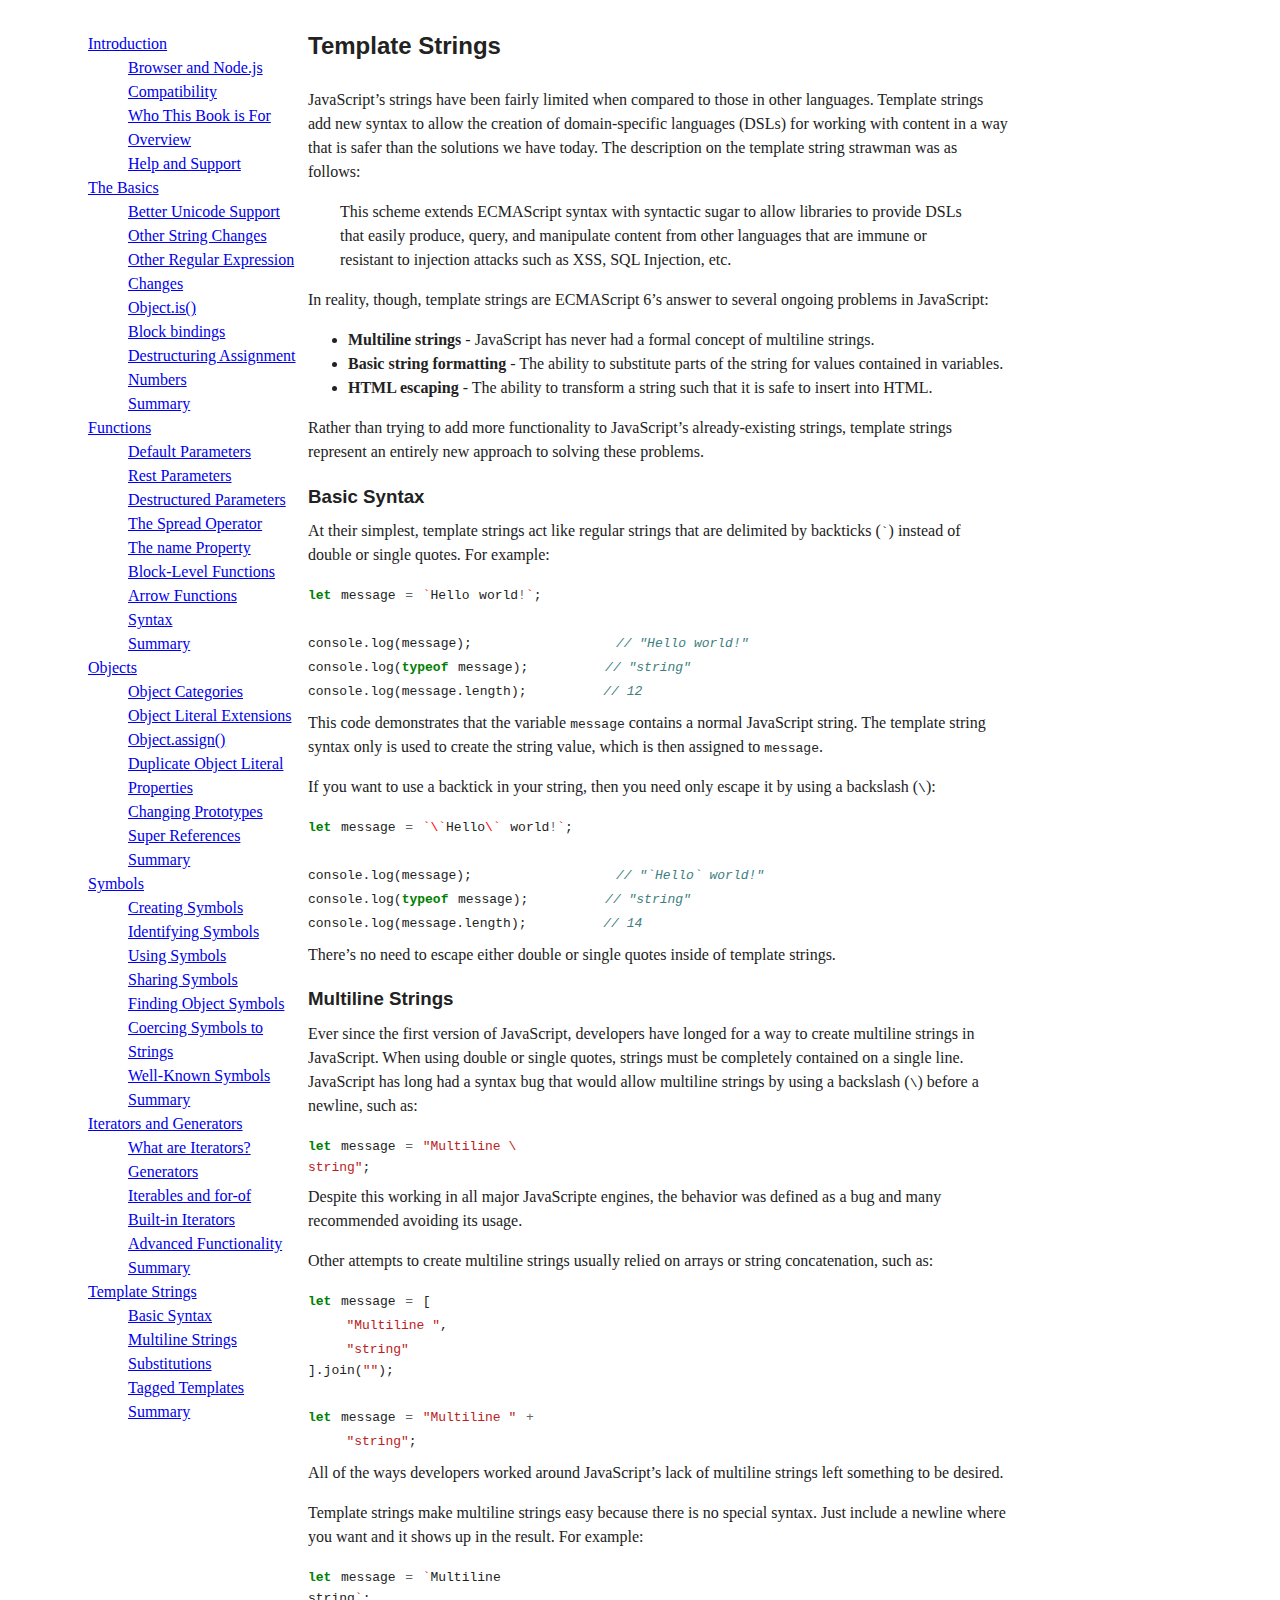
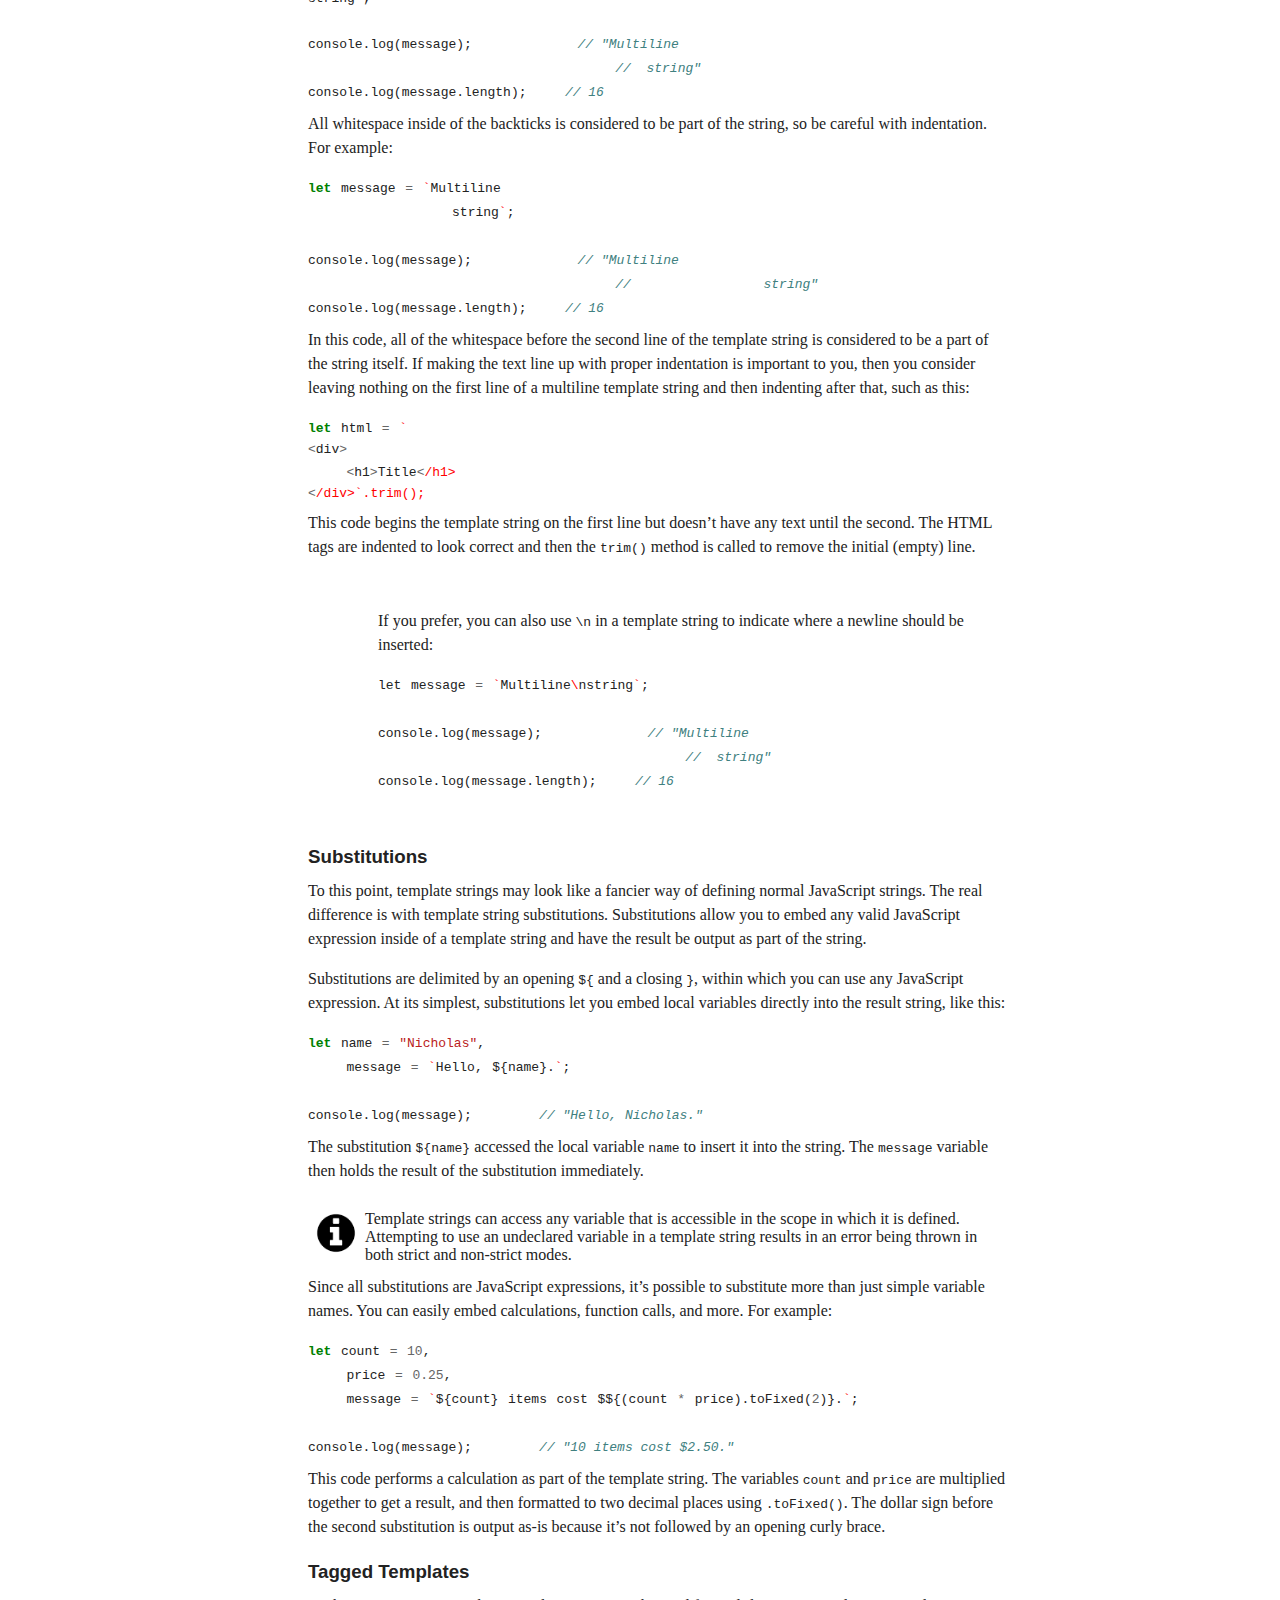
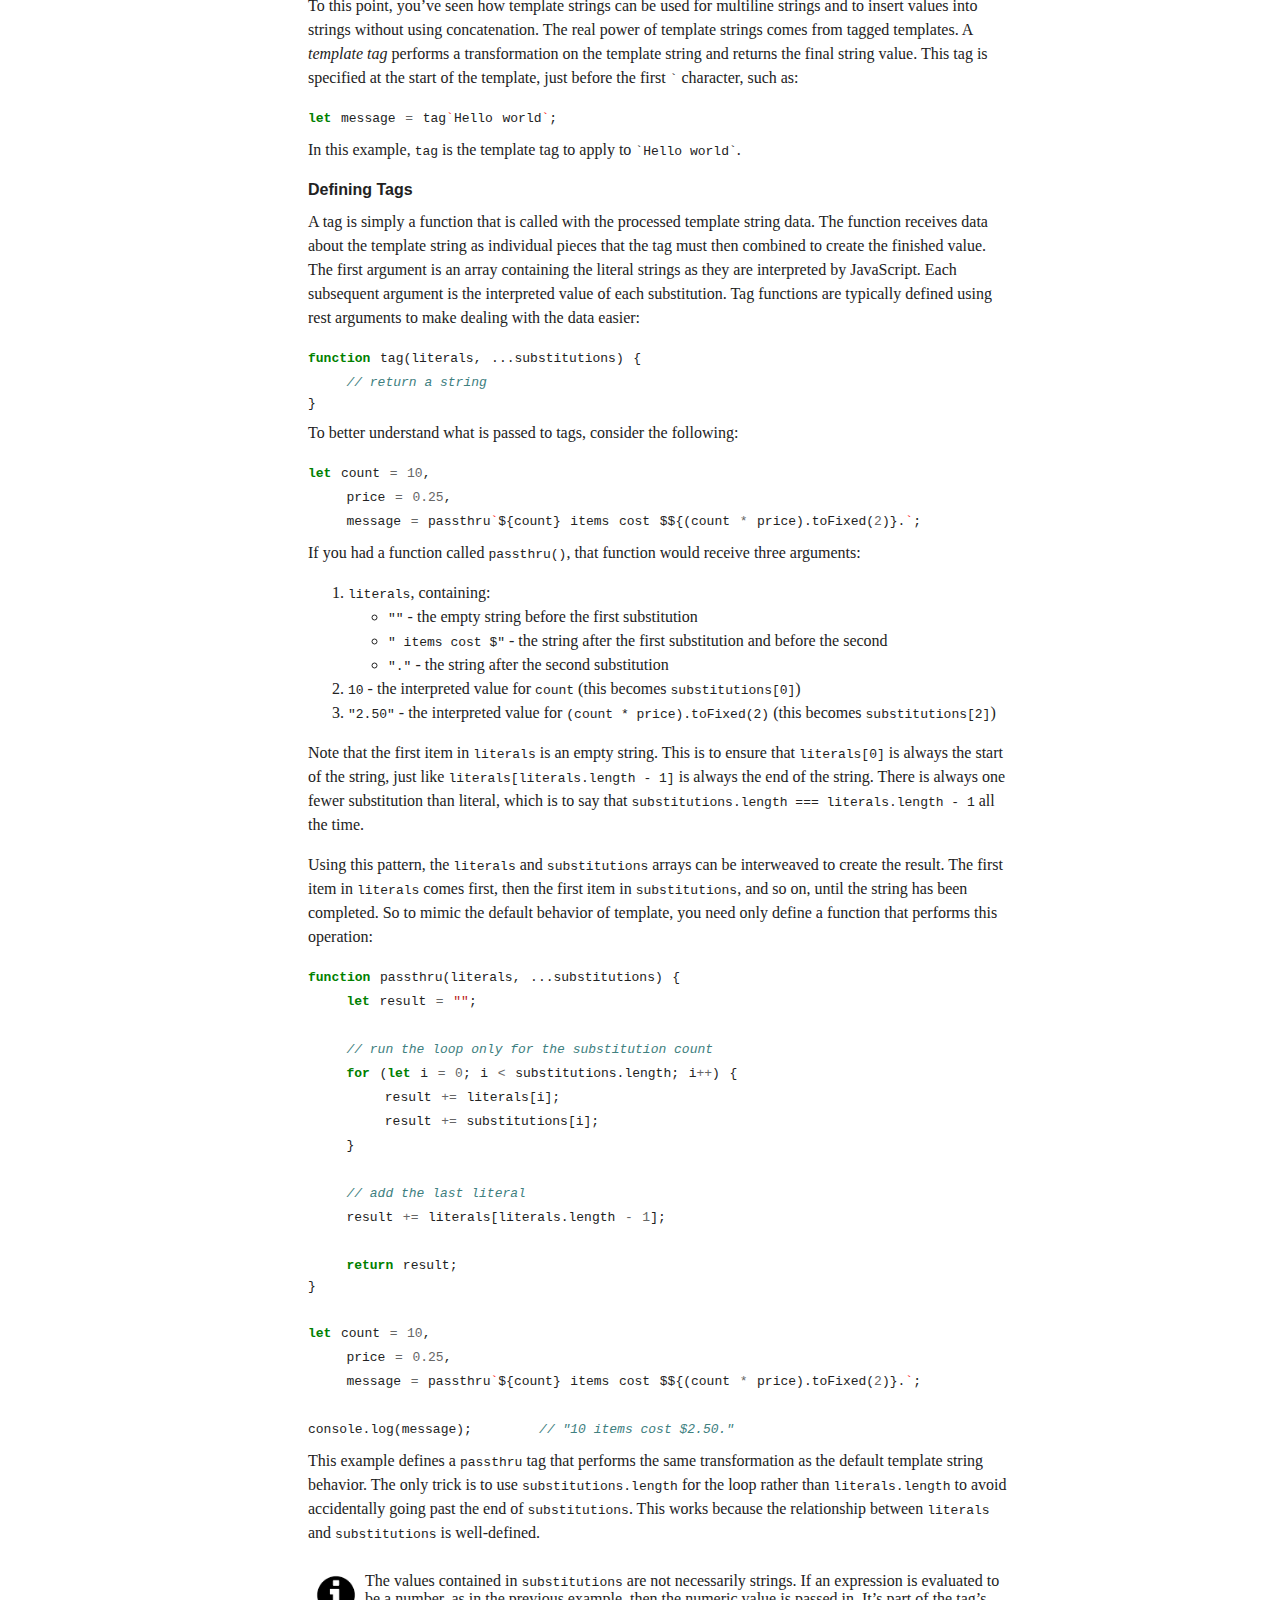
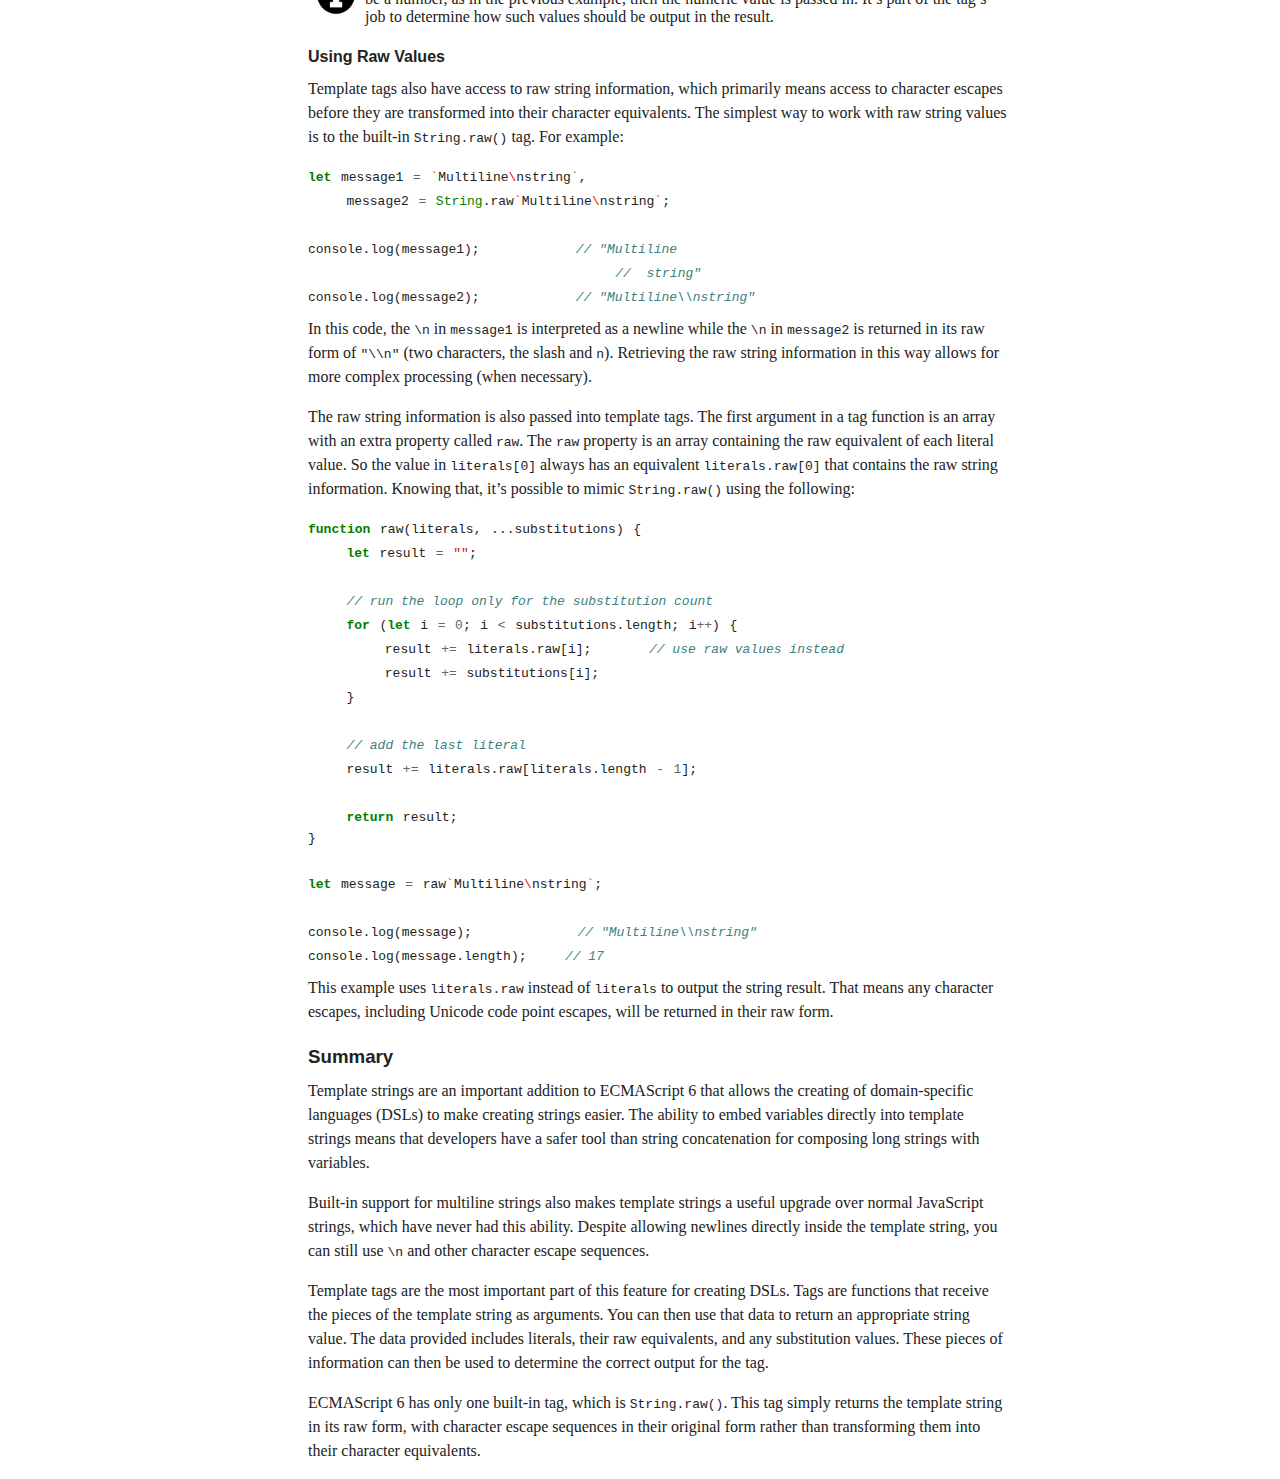
<file: chap06.html>
<html lang="en">
<head>
<title>Template Strings</title>
<meta charset="utf-8">
<link href="stylesheet.css" type="text/css" rel="stylesheet" />
</head>
<body>
<div id="leanpub-toc">
<h2></h2>
<ol class="toc">
<ul class='toc no-parts'>
  <li>
    <a href='chap00.html#leanpub-auto-introduction'>Introduction</a>
    <ul>
      <li>
        <a href='chap00.html#leanpub-auto-browser-and-nodejs-compatibility'>Browser and Node.js Compatibility</a>
      </li>
      <li>
        <a href='chap00.html#leanpub-auto-who-this-book-is-for'>Who This Book is For</a>
      </li>
      <li>
        <a href='chap00.html#leanpub-auto-overview'>Overview</a>
      </li>
      <li>
        <a href='chap00.html#leanpub-auto-help-and-support'>Help and Support</a>
      </li>
    </ul>
  </li>
  <li>
    <a href='chap01.html#leanpub-auto-the-basics'>The Basics</a>
    <ul>
      <li>
        <a href='chap01.html#leanpub-auto-better-unicode-support'>Better Unicode Support</a>
      </li>
      <li>
        <a href='chap01.html#leanpub-auto-other-string-changes'>Other String Changes</a>
      </li>
      <li>
        <a href='chap01.html#leanpub-auto-other-regular-expression-changes'>Other Regular Expression Changes</a>
      </li>
      <li>
        <a href='chap01.html#leanpub-auto-objectis'>Object.is()</a>
      </li>
      <li>
        <a href='chap01.html#leanpub-auto-block-bindings'>Block bindings</a>
      </li>
      <li>
        <a href='chap01.html#leanpub-auto-destructuring-assignment'>Destructuring Assignment</a>
      </li>
      <li>
        <a href='chap01.html#leanpub-auto-numbers'>Numbers</a>
      </li>
      <li>
        <a href='chap01.html#leanpub-auto-summary'>Summary</a>
      </li>
    </ul>
  </li>
  <li>
    <a href='chap02.html#leanpub-auto-functions'>Functions</a>
    <ul>
      <li>
        <a href='chap02.html#leanpub-auto-default-parameters'>Default Parameters</a>
      </li>
      <li>
        <a href='chap02.html#leanpub-auto-rest-parameters'>Rest Parameters</a>
      </li>
      <li>
        <a href='chap02.html#leanpub-auto-destructured-parameters'>Destructured Parameters</a>
      </li>
      <li>
        <a href='chap02.html#leanpub-auto-the-spread-operator'>The Spread Operator</a>
      </li>
      <li>
        <a href='chap02.html#leanpub-auto-the-name-property'>The name Property</a>
      </li>
      <li>
        <a href='chap02.html#leanpub-auto-block-level-functions'>Block-Level Functions</a>
      </li>
      <li>
        <a href='chap02.html#leanpub-auto-arrow-functions'>Arrow Functions</a>
      </li>
      <li>
        <a href='chap02.html#leanpub-auto-syntax'>Syntax</a>
      </li>
      <li>
        <a href='chap02.html#leanpub-auto-summary-1'>Summary</a>
      </li>
    </ul>
  </li>
  <li>
    <a href='chap03.html#leanpub-auto-objects'>Objects</a>
    <ul>
      <li>
        <a href='chap03.html#leanpub-auto-object-categories'>Object Categories</a>
      </li>
      <li>
        <a href='chap03.html#leanpub-auto-object-literal-extensions'>Object Literal Extensions</a>
      </li>
      <li>
        <a href='chap03.html#leanpub-auto-objectassign'>Object.assign()</a>
      </li>
      <li>
        <a href='chap03.html#leanpub-auto-duplicate-object-literal-properties'>Duplicate Object Literal Properties</a>
      </li>
      <li>
        <a href='chap03.html#leanpub-auto-changing-prototypes'>Changing Prototypes</a>
      </li>
      <li>
        <a href='chap03.html#leanpub-auto-super-references'>Super References</a>
      </li>
      <li>
        <a href='chap03.html#leanpub-auto-summary-2'>Summary</a>
      </li>
    </ul>
  </li>
  <li>
    <a href='chap04.html#leanpub-auto-symbols'>Symbols</a>
    <ul>
      <li>
        <a href='chap04.html#leanpub-auto-creating-symbols'>Creating Symbols</a>
      </li>
      <li>
        <a href='chap04.html#leanpub-auto-identifying-symbols'>Identifying Symbols</a>
      </li>
      <li>
        <a href='chap04.html#leanpub-auto-using-symbols'>Using Symbols</a>
      </li>
      <li>
        <a href='chap04.html#leanpub-auto-sharing-symbols'>Sharing Symbols</a>
      </li>
      <li>
        <a href='chap04.html#leanpub-auto-finding-object-symbols'>Finding Object Symbols</a>
      </li>
      <li>
        <a href='chap04.html#leanpub-auto-coercing-symbols-to-strings'>Coercing Symbols to Strings</a>
      </li>
      <li>
        <a href='chap04.html#leanpub-auto-well-known-symbols'>Well-Known Symbols</a>
      </li>
      <li>
        <a href='chap04.html#leanpub-auto-summary-3'>Summary</a>
      </li>
    </ul>
  </li>
  <li>
    <a href='chap05.html#leanpub-auto-iterators-and-generators'>Iterators and Generators</a>
    <ul>
      <li>
        <a href='chap05.html#leanpub-auto-what-are-iterators'>What are Iterators?</a>
      </li>
      <li>
        <a href='chap05.html#leanpub-auto-generators'>Generators</a>
      </li>
      <li>
        <a href='chap05.html#leanpub-auto-iterables-and-for-of'>Iterables and for-of</a>
      </li>
      <li>
        <a href='chap05.html#leanpub-auto-built-in-iterators'>Built-in Iterators</a>
      </li>
      <li>
        <a href='chap05.html#leanpub-auto-advanced-functionality'>Advanced Functionality</a>
      </li>
      <li>
        <a href='chap05.html#leanpub-auto-summary-4'>Summary</a>
      </li>
    </ul>
  </li>
  <li>
    <a href='chap06.html#leanpub-auto-template-strings'>Template Strings</a>
    <ul>
      <li>
        <a href='chap06.html#leanpub-auto-basic-syntax'>Basic Syntax</a>
      </li>
      <li>
        <a href='chap06.html#leanpub-auto-multiline-strings'>Multiline Strings</a>
      </li>
      <li>
        <a href='chap06.html#leanpub-auto-substitutions'>Substitutions</a>
      </li>
      <li>
        <a href='chap06.html#leanpub-auto-tagged-templates'>Tagged Templates</a>
      </li>
      <li>
        <a href='chap06.html#leanpub-auto-summary-5'>Summary</a>
      </li>
    </ul>
  </li>
</ul>

</ol>
</div>
<div id="leanpub-main">
<h2 id="leanpub-auto-template-strings">Template Strings</h2>

<p>JavaScript’s strings have been fairly limited when compared to those in other languages. Template strings add new syntax to allow the creation of domain-specific languages (DSLs) for working with content in a way that is safer than the solutions we have today. The description on the template string strawman was as follows:</p>

<blockquote>
  <p>This scheme extends ECMAScript syntax with syntactic sugar to allow libraries to provide DSLs that easily produce, query, and manipulate content from other languages that are immune or resistant to injection attacks such as XSS, SQL Injection, etc.</p>
</blockquote>

<p>In reality, though, template strings are ECMAScript 6’s answer to several ongoing problems in JavaScript:</p>

<ul><li><strong>Multiline strings</strong> - JavaScript has never had a formal concept of multiline strings.</li>
  <li><strong>Basic string formatting</strong> - The ability to substitute parts of the string for values contained in variables.</li>
  <li><strong>HTML escaping</strong> - The ability to transform a string such that it is safe to insert into HTML.</li>
</ul><p>Rather than trying to add more functionality to JavaScript’s already-existing strings, template strings represent an entirely new approach to solving these problems.</p>

<h3 id="leanpub-auto-basic-syntax">Basic Syntax</h3>

<p>At their simplest, template strings act like regular strings that are delimited by backticks (<code>`</code>) instead of double or single quotes. For example:</p>

<div class="code-block">
<div class="highlight"><pre><code class="kd">let</code> <code class="nx">message</code> <code class="o">=</code> <code class="err">`</code><code class="nx">Hello</code> <code class="nx">world</code><code class="o">!</code><code class="err">`</code><code class="p">;</code>

<code class="nx">console</code><code class="p">.</code><code class="nx">log</code><code class="p">(</code><code class="nx">message</code><code class="p">);</code>               <code class="c1">// "Hello world!"</code>
<code class="nx">console</code><code class="p">.</code><code class="nx">log</code><code class="p">(</code><code class="k">typeof</code> <code class="nx">message</code><code class="p">);</code>        <code class="c1">// "string"</code>
<code class="nx">console</code><code class="p">.</code><code class="nx">log</code><code class="p">(</code><code class="nx">message</code><code class="p">.</code><code class="nx">length</code><code class="p">);</code>        <code class="c1">// 12</code>
</pre></div>

</div>

<p>This code demonstrates that the variable <code>message</code> contains a normal JavaScript string. The template string syntax only is used to create the string value, which is then assigned to <code>message</code>.</p>

<p>If you want to use a backtick in your string, then you need only escape it by using a backslash (<code>\</code>):</p>

<div class="code-block">
<div class="highlight"><pre><code class="kd">let</code> <code class="nx">message</code> <code class="o">=</code> <code class="err">`\`</code><code class="nx">Hello</code><code class="err">\`</code> <code class="nx">world</code><code class="o">!</code><code class="err">`</code><code class="p">;</code>

<code class="nx">console</code><code class="p">.</code><code class="nx">log</code><code class="p">(</code><code class="nx">message</code><code class="p">);</code>               <code class="c1">// "`Hello` world!"</code>
<code class="nx">console</code><code class="p">.</code><code class="nx">log</code><code class="p">(</code><code class="k">typeof</code> <code class="nx">message</code><code class="p">);</code>        <code class="c1">// "string"</code>
<code class="nx">console</code><code class="p">.</code><code class="nx">log</code><code class="p">(</code><code class="nx">message</code><code class="p">.</code><code class="nx">length</code><code class="p">);</code>        <code class="c1">// 14</code>
</pre></div>

</div>

<p>There’s no need to escape either double or single quotes inside of template strings.</p>

<h3 id="leanpub-auto-multiline-strings">Multiline Strings</h3>

<p>Ever since the first version of JavaScript, developers have longed for a way to create multiline strings in JavaScript. When using double or single quotes, strings must be completely contained on a single line. JavaScript has long had a syntax bug that would allow multiline strings by using a backslash (<code>\</code>) before a newline, such as:</p>

<div class="code-block">
<div class="highlight"><pre><code class="kd">let</code> <code class="nx">message</code> <code class="o">=</code> <code class="s2">"Multiline \</code>
<code class="s2">string"</code><code class="p">;</code>
</pre></div>

</div>

<p>Despite this working in all major JavaScripte engines, the behavior was defined as a bug and many recommended avoiding its usage.</p>

<p>Other attempts to create multiline strings usually relied on arrays or string concatenation, such as:</p>

<div class="code-block">
<div class="highlight"><pre><code class="kd">let</code> <code class="nx">message</code> <code class="o">=</code> <code class="p">[</code>
    <code class="s2">"Multiline "</code><code class="p">,</code>
    <code class="s2">"string"</code>
<code class="p">].</code><code class="nx">join</code><code class="p">(</code><code class="s2">""</code><code class="p">);</code>

<code class="kd">let</code> <code class="nx">message</code> <code class="o">=</code> <code class="s2">"Multiline "</code> <code class="o">+</code>
    <code class="s2">"string"</code><code class="p">;</code>
</pre></div>

</div>

<p>All of the ways developers worked around JavaScript’s lack of multiline strings left something to be desired.</p>

<p>Template strings make multiline strings easy because there is no special syntax. Just include a newline where you want and it shows up in the result. For example:</p>

<div class="code-block">
<div class="highlight"><pre><code class="kd">let</code> <code class="nx">message</code> <code class="o">=</code> <code class="err">`</code><code class="nx">Multiline</code>
<code class="nx">string</code><code class="err">`</code><code class="p">;</code>

<code class="nx">console</code><code class="p">.</code><code class="nx">log</code><code class="p">(</code><code class="nx">message</code><code class="p">);</code>           <code class="c1">// "Multiline</code>
                                <code class="c1">//  string"</code>
<code class="nx">console</code><code class="p">.</code><code class="nx">log</code><code class="p">(</code><code class="nx">message</code><code class="p">.</code><code class="nx">length</code><code class="p">);</code>    <code class="c1">// 16</code>
</pre></div>

</div>

<p>All whitespace inside of the backticks is considered to be part of the string, so be careful with indentation. For example:</p>

<div class="code-block">
<div class="highlight"><pre><code class="kd">let</code> <code class="nx">message</code> <code class="o">=</code> <code class="err">`</code><code class="nx">Multiline</code>
               <code class="nx">string</code><code class="err">`</code><code class="p">;</code>

<code class="nx">console</code><code class="p">.</code><code class="nx">log</code><code class="p">(</code><code class="nx">message</code><code class="p">);</code>           <code class="c1">// "Multiline</code>
                                <code class="c1">//                 string"</code>
<code class="nx">console</code><code class="p">.</code><code class="nx">log</code><code class="p">(</code><code class="nx">message</code><code class="p">.</code><code class="nx">length</code><code class="p">);</code>    <code class="c1">// 16</code>
</pre></div>

</div>

<p>In this code, all of the whitespace before the second line of the template string is considered to be a part of the string itself. If making the text line up with proper indentation is important to you, then you consider leaving nothing on the first line of a multiline template string and then indenting after that, such as this:</p>

<div class="code-block">
<div class="highlight"><pre><code class="kd">let</code> <code class="nx">html</code> <code class="o">=</code> <code class="err">`</code>
<code class="o">&lt;</code><code class="nx">div</code><code class="o">&gt;</code>
    <code class="o">&lt;</code><code class="nx">h1</code><code class="o">&gt;</code><code class="nx">Title</code><code class="o">&lt;</code><code class="err">/h1&gt;</code>
<code class="o">&lt;</code><code class="err">/div&gt;`.trim();</code>
</pre></div>

</div>

<p>This code begins the template string on the first line but doesn’t have any text until the second. The HTML tags are indented to look correct and then the <code>trim()</code> method is called to remove the initial (empty) line.</p>

<div class="aside sidebarish">
  <p>If you prefer, you can also use <code>\n</code> in a template string to indicate where a newline should be inserted:</p>
  <div class="code-block">
<div class="highlight"><pre><code class="n">let</code> <code class="n">message</code> <code class="o">=</code> <code class="err">`</code><code class="n">Multiline</code><code class="err">\</code><code class="n">nstring</code><code class="err">`</code><code class="p">;</code>

<code class="n">console</code><code class="p">.</code><code class="n">log</code><code class="p">(</code><code class="n">message</code><code class="p">);</code>           <code class="c1">// "Multiline</code>
                                <code class="c1">//  string"</code>
<code class="n">console</code><code class="p">.</code><code class="n">log</code><code class="p">(</code><code class="n">message</code><code class="p">.</code><code class="n">length</code><code class="p">);</code>    <code class="c1">// 16</code>
</pre></div>

</div>

</div>

<h3 id="leanpub-auto-substitutions">Substitutions</h3>

<p>To this point, template strings may look like a fancier way of defining normal JavaScript strings. The real difference is with template string substitutions. Substitutions allow you to embed any valid JavaScript expression inside of a template string and have the result be output as part of the string.</p>

<p>Substitutions are delimited by an opening <code>${</code> and a closing <code>}</code>, within which you can use any JavaScript expression. At its simplest, substitutions let you embed local variables directly into the result string, like this:</p>

<div class="code-block">
<div class="highlight"><pre><code class="kd">let</code> <code class="nx">name</code> <code class="o">=</code> <code class="s2">"Nicholas"</code><code class="p">,</code>
    <code class="nx">message</code> <code class="o">=</code> <code class="err">`</code><code class="nx">Hello</code><code class="p">,</code> <code class="nx">$</code><code class="p">{</code><code class="nx">name</code><code class="p">}.</code><code class="err">`</code><code class="p">;</code>

<code class="nx">console</code><code class="p">.</code><code class="nx">log</code><code class="p">(</code><code class="nx">message</code><code class="p">);</code>       <code class="c1">// "Hello, Nicholas."</code>
</pre></div>

</div>

<p>The substitution <code>${name}</code> accessed the local variable <code>name</code> to insert it into the string. The <code>message</code> variable then holds the result of the substitution immediately.</p>

<table class="information sidebarish">
  <tbody>
    <tr><td class="sidebar-icon">
      <img class="sidebar-image" src="images/leanpub_info-circle.png" alt="information" width="50px" /></td>
    <td>
      <p>Template strings can access any variable that is accessible in the scope in which it is defined. Attempting to use an undeclared variable in a template string results in an error being thrown in both strict and non-strict modes.</p>

    </td>
  </tr>
  </tbody>
</table><p>Since all substitutions are JavaScript expressions, it’s possible to substitute more than just simple variable names. You can easily embed calculations, function calls, and more. For example:</p>

<div class="code-block">
<div class="highlight"><pre><code class="kd">let</code> <code class="nx">count</code> <code class="o">=</code> <code class="mi">10</code><code class="p">,</code>
    <code class="nx">price</code> <code class="o">=</code> <code class="mf">0.25</code><code class="p">,</code>
    <code class="nx">message</code> <code class="o">=</code> <code class="err">`</code><code class="nx">$</code><code class="p">{</code><code class="nx">count</code><code class="p">}</code> <code class="nx">items</code> <code class="nx">cost</code> <code class="nx">$$</code><code class="p">{(</code><code class="nx">count</code> <code class="o">*</code> <code class="nx">price</code><code class="p">).</code><code class="nx">toFixed</code><code class="p">(</code><code class="mi">2</code><code class="p">)}.</code><code class="err">`</code><code class="p">;</code>

<code class="nx">console</code><code class="p">.</code><code class="nx">log</code><code class="p">(</code><code class="nx">message</code><code class="p">);</code>       <code class="c1">// "10 items cost $2.50."</code>
</pre></div>

</div>

<p>This code performs a calculation as part of the template string. The variables <code>count</code> and <code>price</code> are multiplied together to get a result, and then formatted to two decimal places using <code>.toFixed()</code>. The dollar sign before the second substitution is output as-is because it’s not followed by an opening curly brace.</p>

<h3 id="leanpub-auto-tagged-templates">Tagged Templates</h3>

<p>To this point, you’ve seen how template strings can be used for multiline strings and to insert values into strings without using concatenation. The real power of template strings comes from tagged templates. A <em>template tag</em> performs a transformation on the template string and returns the final string value. This tag is specified at the start of the template, just before the first <code>`</code> character, such as:</p>

<div class="code-block">
<div class="highlight"><pre><code class="kd">let</code> <code class="nx">message</code> <code class="o">=</code> <code class="nx">tag</code><code class="err">`</code><code class="nx">Hello</code> <code class="nx">world</code><code class="err">`</code><code class="p">;</code>
</pre></div>

</div>

<p>In this example, <code>tag</code> is the template tag to apply to <code>`Hello world`</code>.</p>

<h4 id="leanpub-auto-defining-tags">Defining Tags</h4>

<p>A tag is simply a function that is called with the processed template string data. The function receives data about the template string as individual pieces that the tag must then combined to create the finished value. The first argument is an array containing the literal strings as they are interpreted by JavaScript. Each subsequent argument is the interpreted value of each substitution. Tag functions are typically defined using rest arguments to make dealing with the data easier:</p>

<div class="code-block">
<div class="highlight"><pre><code class="kd">function</code> <code class="nx">tag</code><code class="p">(</code><code class="nx">literals</code><code class="p">,</code> <code class="p">...</code><code class="nx">substitutions</code><code class="p">)</code> <code class="p">{</code>
    <code class="c1">// return a string</code>
<code class="p">}</code>
</pre></div>

</div>

<p>To better understand what is passed to tags, consider the following:</p>

<div class="code-block">
<div class="highlight"><pre><code class="kd">let</code> <code class="nx">count</code> <code class="o">=</code> <code class="mi">10</code><code class="p">,</code>
    <code class="nx">price</code> <code class="o">=</code> <code class="mf">0.25</code><code class="p">,</code>
    <code class="nx">message</code> <code class="o">=</code> <code class="nx">passthru</code><code class="err">`</code><code class="nx">$</code><code class="p">{</code><code class="nx">count</code><code class="p">}</code> <code class="nx">items</code> <code class="nx">cost</code> <code class="nx">$$</code><code class="p">{(</code><code class="nx">count</code> <code class="o">*</code> <code class="nx">price</code><code class="p">).</code><code class="nx">toFixed</code><code class="p">(</code><code class="mi">2</code><code class="p">)}.</code><code class="err">`</code><code class="p">;</code>
</pre></div>

</div>

<p>If you had a function called <code>passthru()</code>, that function would receive three arguments:</p>

<ol class="numeric"><li><code>literals</code>, containing:
    <ul><li><code>""</code> - the empty string before the first substitution</li>
      <li><code>" items cost $"</code> - the string after the first substitution and before the second</li>
      <li><code>"."</code> - the string after the second substitution</li>
    </ul></li>
  <li><code>10</code> - the interpreted value for <code>count</code> (this becomes <code>substitutions[0]</code>)</li>
  <li><code>"2.50"</code> - the interpreted value for <code>(count * price).toFixed(2)</code> (this becomes <code>substitutions[2]</code>)</li>
</ol><p>Note that the first item in <code>literals</code> is an empty string. This is to ensure that <code>literals[0]</code> is always the start of the string, just like <code>literals[literals.length - 1]</code> is always the end of the string. There is always one fewer substitution than literal, which is to say that <code>substitutions.length === literals.length - 1</code> all the time.</p>

<p>Using this pattern, the <code>literals</code> and <code>substitutions</code> arrays can be interweaved to create the result. The first item in <code>literals</code> comes first, then the first item in <code>substitutions</code>, and so on, until the string has been completed. So to mimic the default behavior of template, you need only define a function that performs this operation:</p>

<div class="code-block">
<div class="highlight"><pre><code class="kd">function</code> <code class="nx">passthru</code><code class="p">(</code><code class="nx">literals</code><code class="p">,</code> <code class="p">...</code><code class="nx">substitutions</code><code class="p">)</code> <code class="p">{</code>
    <code class="kd">let</code> <code class="nx">result</code> <code class="o">=</code> <code class="s2">""</code><code class="p">;</code>

    <code class="c1">// run the loop only for the substitution count</code>
    <code class="k">for</code> <code class="p">(</code><code class="kd">let</code> <code class="nx">i</code> <code class="o">=</code> <code class="mi">0</code><code class="p">;</code> <code class="nx">i</code> <code class="o">&lt;</code> <code class="nx">substitutions</code><code class="p">.</code><code class="nx">length</code><code class="p">;</code> <code class="nx">i</code><code class="o">++</code><code class="p">)</code> <code class="p">{</code>
        <code class="nx">result</code> <code class="o">+=</code> <code class="nx">literals</code><code class="p">[</code><code class="nx">i</code><code class="p">];</code>
        <code class="nx">result</code> <code class="o">+=</code> <code class="nx">substitutions</code><code class="p">[</code><code class="nx">i</code><code class="p">];</code>
    <code class="p">}</code>

    <code class="c1">// add the last literal</code>
    <code class="nx">result</code> <code class="o">+=</code> <code class="nx">literals</code><code class="p">[</code><code class="nx">literals</code><code class="p">.</code><code class="nx">length</code> <code class="o">-</code> <code class="mi">1</code><code class="p">];</code>

    <code class="k">return</code> <code class="nx">result</code><code class="p">;</code>
<code class="p">}</code>

<code class="kd">let</code> <code class="nx">count</code> <code class="o">=</code> <code class="mi">10</code><code class="p">,</code>
    <code class="nx">price</code> <code class="o">=</code> <code class="mf">0.25</code><code class="p">,</code>
    <code class="nx">message</code> <code class="o">=</code> <code class="nx">passthru</code><code class="err">`</code><code class="nx">$</code><code class="p">{</code><code class="nx">count</code><code class="p">}</code> <code class="nx">items</code> <code class="nx">cost</code> <code class="nx">$$</code><code class="p">{(</code><code class="nx">count</code> <code class="o">*</code> <code class="nx">price</code><code class="p">).</code><code class="nx">toFixed</code><code class="p">(</code><code class="mi">2</code><code class="p">)}.</code><code class="err">`</code><code class="p">;</code>

<code class="nx">console</code><code class="p">.</code><code class="nx">log</code><code class="p">(</code><code class="nx">message</code><code class="p">);</code>       <code class="c1">// "10 items cost $2.50."</code>
</pre></div>

</div>

<p>This example defines a <code>passthru</code> tag that performs the same transformation as the default template string behavior. The only trick is to use <code>substitutions.length</code> for the loop rather than <code>literals.length</code> to avoid accidentally going past the end of <code>substitutions</code>. This works because the relationship between <code>literals</code> and <code>substitutions</code> is well-defined.</p>

<table class="information sidebarish">
  <tbody>
    <tr><td class="sidebar-icon">
      <img class="sidebar-image" src="images/leanpub_info-circle.png" alt="information" width="50px" /></td>
    <td>
      <p>The values contained in <code>substitutions</code> are not necessarily strings. If an expression is evaluated to be a number, as in the previous example, then the numeric value is passed in. It’s part of the tag’s job to determine how such values should be output in the result.</p>

    </td>
  </tr>
  </tbody>
</table><h4 id="leanpub-auto-using-raw-values">Using Raw Values</h4>

<p>Template tags also have access to raw string information, which primarily means access to character escapes before they are transformed into their character equivalents. The simplest way to work with raw string values is to the built-in <code>String.raw()</code> tag. For example:</p>

<div class="code-block">
<div class="highlight"><pre><code class="kd">let</code> <code class="nx">message1</code> <code class="o">=</code> <code class="err">`</code><code class="nx">Multiline</code><code class="err">\</code><code class="nx">nstring</code><code class="err">`</code><code class="p">,</code>
    <code class="nx">message2</code> <code class="o">=</code> <code class="nb">String</code><code class="p">.</code><code class="nx">raw</code><code class="err">`</code><code class="nx">Multiline</code><code class="err">\</code><code class="nx">nstring</code><code class="err">`</code><code class="p">;</code>

<code class="nx">console</code><code class="p">.</code><code class="nx">log</code><code class="p">(</code><code class="nx">message1</code><code class="p">);</code>          <code class="c1">// "Multiline</code>
                                <code class="c1">//  string"</code>
<code class="nx">console</code><code class="p">.</code><code class="nx">log</code><code class="p">(</code><code class="nx">message2</code><code class="p">);</code>          <code class="c1">// "Multiline\\nstring"</code>
</pre></div>

</div>

<p>In this code, the <code>\n</code> in <code>message1</code> is interpreted as a newline while the <code>\n</code> in <code>message2</code> is returned in its raw form of <code>"\\n"</code> (two characters, the slash and <code>n</code>). Retrieving the raw string information in this way allows for more complex processing (when necessary).</p>

<p>The raw string information is also passed into template tags. The first argument in a tag function is an array with an extra property called <code>raw</code>. The <code>raw</code> property is an array containing the raw equivalent of each literal value. So the value in <code>literals[0]</code> always has an equivalent <code>literals.raw[0]</code> that contains the raw string information. Knowing that, it’s possible to mimic <code>String.raw()</code> using the following:</p>

<div class="code-block">
<div class="highlight"><pre><code class="kd">function</code> <code class="nx">raw</code><code class="p">(</code><code class="nx">literals</code><code class="p">,</code> <code class="p">...</code><code class="nx">substitutions</code><code class="p">)</code> <code class="p">{</code>
    <code class="kd">let</code> <code class="nx">result</code> <code class="o">=</code> <code class="s2">""</code><code class="p">;</code>

    <code class="c1">// run the loop only for the substitution count</code>
    <code class="k">for</code> <code class="p">(</code><code class="kd">let</code> <code class="nx">i</code> <code class="o">=</code> <code class="mi">0</code><code class="p">;</code> <code class="nx">i</code> <code class="o">&lt;</code> <code class="nx">substitutions</code><code class="p">.</code><code class="nx">length</code><code class="p">;</code> <code class="nx">i</code><code class="o">++</code><code class="p">)</code> <code class="p">{</code>
        <code class="nx">result</code> <code class="o">+=</code> <code class="nx">literals</code><code class="p">.</code><code class="nx">raw</code><code class="p">[</code><code class="nx">i</code><code class="p">];</code>      <code class="c1">// use raw values instead</code>
        <code class="nx">result</code> <code class="o">+=</code> <code class="nx">substitutions</code><code class="p">[</code><code class="nx">i</code><code class="p">];</code>
    <code class="p">}</code>

    <code class="c1">// add the last literal</code>
    <code class="nx">result</code> <code class="o">+=</code> <code class="nx">literals</code><code class="p">.</code><code class="nx">raw</code><code class="p">[</code><code class="nx">literals</code><code class="p">.</code><code class="nx">length</code> <code class="o">-</code> <code class="mi">1</code><code class="p">];</code>

    <code class="k">return</code> <code class="nx">result</code><code class="p">;</code>
<code class="p">}</code>

<code class="kd">let</code> <code class="nx">message</code> <code class="o">=</code> <code class="nx">raw</code><code class="err">`</code><code class="nx">Multiline</code><code class="err">\</code><code class="nx">nstring</code><code class="err">`</code><code class="p">;</code>

<code class="nx">console</code><code class="p">.</code><code class="nx">log</code><code class="p">(</code><code class="nx">message</code><code class="p">);</code>           <code class="c1">// "Multiline\\nstring"</code>
<code class="nx">console</code><code class="p">.</code><code class="nx">log</code><code class="p">(</code><code class="nx">message</code><code class="p">.</code><code class="nx">length</code><code class="p">);</code>    <code class="c1">// 17</code>
</pre></div>

</div>

<p>This example uses <code>literals.raw</code> instead of <code>literals</code> to output the string result. That means any character escapes, including Unicode code point escapes, will be returned in their raw form.</p>

<h3 id="leanpub-auto-summary-5">Summary</h3>

<p>Template strings are an important addition to ECMAScript 6 that allows the creating of domain-specific languages (DSLs) to make creating strings easier. The ability to embed variables directly into template strings means that developers have a safer tool than string concatenation for composing long strings with variables.</p>

<p>Built-in support for multiline strings also makes template strings a useful upgrade over normal JavaScript strings, which have never had this ability. Despite allowing newlines directly inside the template string, you can still use <code>\n</code> and other character escape sequences.</p>

<p>Template tags are the most important part of this feature for creating DSLs. Tags are functions that receive the pieces of the template string as arguments. You can then use that data to return an appropriate string value. The data provided includes literals, their raw equivalents, and any substitution values. These pieces of information can then be used to determine the correct output for the tag.</p>

<p>ECMAScript 6 has only one built-in tag, which is <code>String.raw()</code>. This tag simply returns the template string in its raw form, with character escape sequences in their original form rather than transforming them into their character equivalents.</p>
</div>
</body>
</html>
</file>
<file: stylesheet.css>
body {
  font-family: Georgia, serif;
  color: #222;
  line-height: 1.5;
  text-rendering: optimizeLegibility;
  -webkit-font-smoothing: antialiased;
  -moz-osx-font-smoothing: grayscale;
}

div#leanpub-toc {
  width: 300px;
  float: left;
}

div#leanpub-main {
  width: 700px;
  float: left;
}

// Book ToC
// ----------------------

.toc {
  list-style: none;
}
.toc li {
  list-style: none;
  margin-left: 0;
  padding-left: 0;
}
.toc.has-parts li {
  margin-left: 10px;
}

.toc.has-parts li.part {
  margin-left: 0px;
}
.toc li.part {
  font-size: 1.2em;
}
.toc li.chapter {
  padding-left: 0px;
}
.toc li.section {
  padding-left: 10px;
  font-size: 0.8em;
}
.toc li.sub-section {
  padding-left: 20px;
  font-size: 0.7em;
}
.toc li.sub-sub-section {
  padding-left: 30px;
  font-size: 0.6em;
}
.toc li.sub-sub-sub-section {
  padding-left: 40px;
  font-size: 0.5em;
}

.toc .section-number {
  font-weight: bold;
}

/* headings */


h1#toc { text-align: left;}


h1, h2, h3, h4, h5, h6, h7 {
   font-family: sans-serif;
}

/* Parts */
h1 { 
   font-size: 4em;
   line-height: .8em;
   font-variant: small-caps;
   margin-top: 20%; 
   text-align: center;
   padding: 0;
   font-weight: normal;
}

/* Chapters */
h2 { 
   margin-bottom: 1em;
}

/* Sections */
h3 { 
   margin-top: 1em;
   margin-bottom: 0.25em;
}

h4 { margin-top: 1em;
   margin-bottom: 0.25em;
}

h5 { margin-top: 1em;
   margin-bottom: 0.25em;
 }

h6 { 
   margin: 0;
 }

/* general text */

p { 
  text-indent: 0em; 
  margin-top: 0.5em;
}

.hanging-indent p {
  padding-left: 2em;
  text-indent: -2em;
}

blockquote { margin-left: 2em; }

span.lineno, code.lineno {
  color: gray;
  font-size: 80%;
}

.centered p {
  text-align: center;
}

/* asides, warnings, etc */

div.sidebarish h1, div.sidebarish h2, div.sidebarish h3, div.sidebarish h4 {
  margin-bottom: 0.5em;
  vertical-align: center;
}

div.sidebarish   { 
  margin: 50px 0px 50px 10px;
  padding-left: 60px;
}

div.sidebarish img.sidebar-image {
  float: left;
  width: 40px;
  height: 40px;
  margin-right: 10px;
  vertical-align: center;
}

div.page-break {
  page-break-after: always;
}

/* force some space before and after code blocks */
pre {
   margin-top: 0.5em;
   margin-bottom: 0.5em;
   font-family: Courier, monospace;
}

body {
  direction: ltr;
}

/* image equations */

img.inline-equation {
   vertical-align: -30%;
}

img.block-equation {
  margin-top: 0.5em;
  margin-right: auto;
  margin-bottom: 0.5em;
  margin-left: auto;
  text-align: center;
}


/* NOTE: I replaced this line:
 * .err { border: 1px solid #FF0000 } /* Error */
 * with this:
 * .err { color: #FF0000 } /* Error */
 * to get rid of the ugly red boxes
 */

/* ============================================================================== */
/* everything below this line is generated by rake book_generator:pygments_styles */
.hll { background-color: #ffffcc }
.c { color: #408080; font-style: italic } /* Comment */
.err { color: #FF0000 } /* Error */
.k { color: #008000; font-weight: bold } /* Keyword */
.o { color: #666666 } /* Operator */
.cm { color: #408080; font-style: italic } /* Comment.Multiline */
.cp { color: #BC7A00 } /* Comment.Preproc */
.c1 { color: #408080; font-style: italic } /* Comment.Single */
.cs { color: #408080; font-style: italic } /* Comment.Special */
.gd { color: #A00000 } /* Generic.Deleted */
.ge { font-style: italic } /* Generic.Emph */
.gr { color: #FF0000 } /* Generic.Error */
.gh { color: #000080; font-weight: bold } /* Generic.Heading */
.gi { color: #00A000 } /* Generic.Inserted */
.go { color: #808080 } /* Generic.Output */
.gp { color: #000080; font-weight: bold } /* Generic.Prompt */
.gs { font-weight: bold } /* Generic.Strong */
.gu { color: #800080; font-weight: bold } /* Generic.Subheading */
.gt { color: #0040D0 } /* Generic.Traceback */
.kc { color: #008000; font-weight: bold } /* Keyword.Constant */
.kd { color: #008000; font-weight: bold } /* Keyword.Declaration */
.kn { color: #008000; font-weight: bold } /* Keyword.Namespace */
.kp { color: #008000 } /* Keyword.Pseudo */
.kr { color: #008000; font-weight: bold } /* Keyword.Reserved */
.kt { color: #B00040 } /* Keyword.Type */
.m { color: #666666 } /* Literal.Number */
.s { color: #BA2121 } /* Literal.String */
.na { color: #7D9029 } /* Name.Attribute */
.nb { color: #008000 } /* Name.Builtin */
.nc { color: #0000FF; font-weight: bold } /* Name.Class */
.no { color: #880000 } /* Name.Constant */
.nd { color: #AA22FF } /* Name.Decorator */
.ni { color: #999999; font-weight: bold } /* Name.Entity */
.ne { color: #D2413A; font-weight: bold } /* Name.Exception */
.nf { color: #0000FF } /* Name.Function */
.nl { color: #A0A000 } /* Name.Label */
.nn { color: #0000FF; font-weight: bold } /* Name.Namespace */
.nt { color: #008000; font-weight: bold } /* Name.Tag */
.nv { color: #19177C } /* Name.Variable */
.ow { color: #AA22FF; font-weight: bold } /* Operator.Word */
.w { color: #bbbbbb } /* Text.Whitespace */
.mf { color: #666666 } /* Literal.Number.Float */
.mh { color: #666666 } /* Literal.Number.Hex */
.mi { color: #666666 } /* Literal.Number.Integer */
.mo { color: #666666 } /* Literal.Number.Oct */
.sb { color: #BA2121 } /* Literal.String.Backtick */
.sc { color: #BA2121 } /* Literal.String.Char */
.sd { color: #BA2121; font-style: italic } /* Literal.String.Doc */
.s2 { color: #BA2121 } /* Literal.String.Double */
.se { color: #BB6622; font-weight: bold } /* Literal.String.Escape */
.sh { color: #BA2121 } /* Literal.String.Heredoc */
.si { color: #BB6688; font-weight: bold } /* Literal.String.Interpol */
.sx { color: #008000 } /* Literal.String.Other */
.sr { color: #BB6688 } /* Literal.String.Regex */
.s1 { color: #BA2121 } /* Literal.String.Single */
.ss { color: #19177C } /* Literal.String.Symbol */
.bp { color: #008000 } /* Name.Builtin.Pseudo */
.vc { color: #19177C } /* Name.Variable.Class */
.vg { color: #19177C } /* Name.Variable.Global */
.vi { color: #19177C } /* Name.Variable.Instance */
.il { color: #666666 } /* Literal.Number.Integer.Long */
</file>
